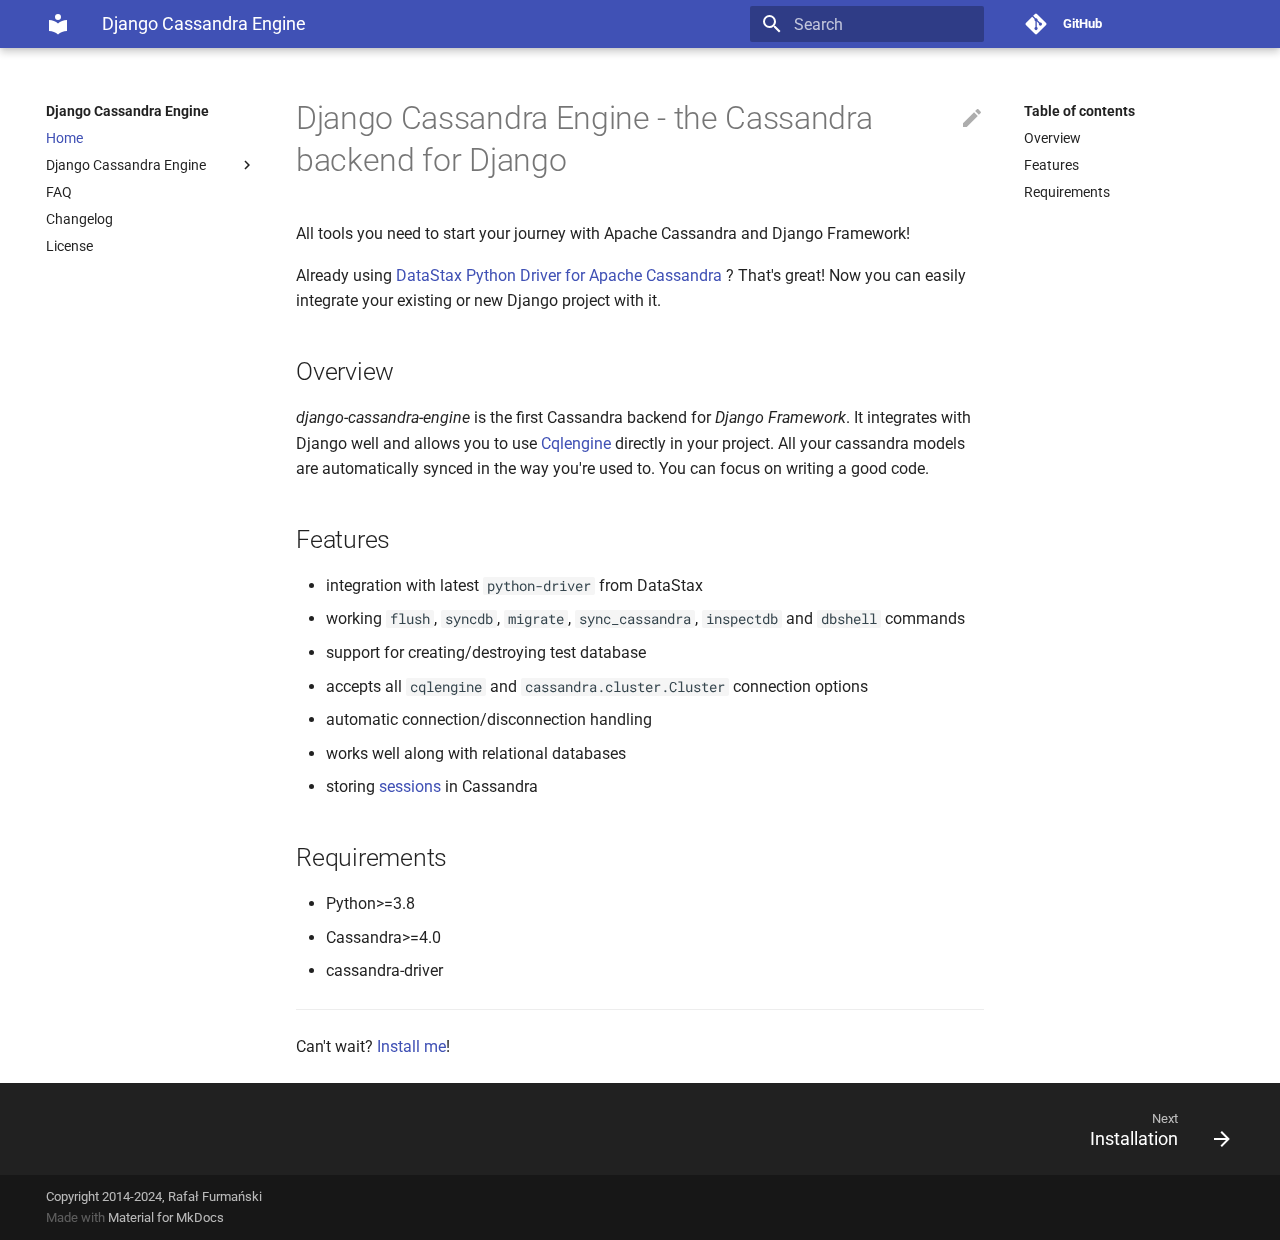
<file: index.html>
<!doctype html>
<html lang="en" class="no-js">
  <head>
    
      <meta charset="utf-8">
      <meta name="viewport" content="width=device-width,initial-scale=1">
      
        <meta name="description" content="Apache Cassandra Database Wrapper for Django">
      
      
      
        <meta name="author" content="Rafał Furmański">
      
      
        <link rel="canonical" href="https://r4fek.github.io/django-cassandra-engine/">
      
      <link rel="shortcut icon" href="assets/images/favicon.png">
      <meta name="generator" content="mkdocs-1.2.4, mkdocs-material-7.0.0">
    
    
      
        <title>Django Cassandra Engine</title>
      
    
    
      <link rel="stylesheet" href="assets/stylesheets/main.a3f8f96a.min.css">
      
        
        <link rel="stylesheet" href="assets/stylesheets/palette.7fa14f5b.min.css">
        
      
    
    
    
      
        
        <link rel="preconnect" href="https://fonts.gstatic.com" crossorigin>
        <link rel="stylesheet" href="https://fonts.googleapis.com/css?family=Roboto:300,400,400i,700%7CRoboto+Mono&display=fallback">
        <style>:root{--md-text-font-family:"Roboto";--md-code-font-family:"Roboto Mono"}</style>
      
    
    
    
    
      
        
<script>window.ga=window.ga||function(){(ga.q=ga.q||[]).push(arguments)},ga.l=+new Date,ga("create","UA-38726443-3","auto"),ga("set","anonymizeIp",!0),ga("send","pageview"),document.addEventListener("DOMContentLoaded",function(){document.forms.search&&document.forms.search.query.addEventListener("blur",function(){var e;this.value&&(e=document.location.pathname,ga("send","pageview",e+"?q="+this.value))}),"undefined"!=typeof location$&&location$.subscribe(function(e){ga("send","pageview",e.pathname)})})</script>
<script async src="https://www.google-analytics.com/analytics.js"></script>
      
    
    
  </head>
  
  
    
    
    
    
    
    <body dir="ltr" data-md-color-scheme="" data-md-color-primary="none" data-md-color-accent="none">
      
  
    
    <input class="md-toggle" data-md-toggle="drawer" type="checkbox" id="__drawer" autocomplete="off">
    <input class="md-toggle" data-md-toggle="search" type="checkbox" id="__search" autocomplete="off">
    <label class="md-overlay" for="__drawer"></label>
    <div data-md-component="skip">
      
        
        <a href="#django-cassandra-engine-the-cassandra-backend-for-django" class="md-skip">
          Skip to content
        </a>
      
    </div>
    <div data-md-component="announce">
      
    </div>
    
      

<header class="md-header" data-md-component="header">
  <nav class="md-header__inner md-grid" aria-label="Header">
    <a href="https://r4fek.github.io/django-cassandra-engine/" title="Django Cassandra Engine" class="md-header__button md-logo" aria-label="Django Cassandra Engine">
      
  
  <svg xmlns="http://www.w3.org/2000/svg" viewBox="0 0 24 24"><path d="M12 8a3 3 0 0 0 3-3 3 3 0 0 0-3-3 3 3 0 0 0-3 3 3 3 0 0 0 3 3m0 3.54C9.64 9.35 6.5 8 3 8v11c3.5 0 6.64 1.35 9 3.54 2.36-2.19 5.5-3.54 9-3.54V8c-3.5 0-6.64 1.35-9 3.54z"/></svg>

    </a>
    <label class="md-header__button md-icon" for="__drawer">
      <svg xmlns="http://www.w3.org/2000/svg" viewBox="0 0 24 24"><path d="M3 6h18v2H3V6m0 5h18v2H3v-2m0 5h18v2H3v-2z"/></svg>
    </label>
    <div class="md-header__title" data-md-component="header-title">
      <div class="md-header__ellipsis">
        <div class="md-header__topic">
          <span class="md-ellipsis">
            Django Cassandra Engine
          </span>
        </div>
        <div class="md-header__topic" data-md-component="header-topic">
          <span class="md-ellipsis">
            
              Home
            
          </span>
        </div>
      </div>
    </div>
    <div class="md-header__options">
      
    </div>
    
      <label class="md-header__button md-icon" for="__search">
        <svg xmlns="http://www.w3.org/2000/svg" viewBox="0 0 24 24"><path d="M9.5 3A6.5 6.5 0 0 1 16 9.5c0 1.61-.59 3.09-1.56 4.23l.27.27h.79l5 5-1.5 1.5-5-5v-.79l-.27-.27A6.516 6.516 0 0 1 9.5 16 6.5 6.5 0 0 1 3 9.5 6.5 6.5 0 0 1 9.5 3m0 2C7 5 5 7 5 9.5S7 14 9.5 14 14 12 14 9.5 12 5 9.5 5z"/></svg>
      </label>
      
<div class="md-search" data-md-component="search" role="dialog">
  <label class="md-search__overlay" for="__search"></label>
  <div class="md-search__inner" role="search">
    <form class="md-search__form" name="search">
      <input type="text" class="md-search__input" name="query" aria-label="Search" placeholder="Search" autocapitalize="off" autocorrect="off" autocomplete="off" spellcheck="false" data-md-component="search-query" data-md-state="active" required>
      <label class="md-search__icon md-icon" for="__search">
        <svg xmlns="http://www.w3.org/2000/svg" viewBox="0 0 24 24"><path d="M9.5 3A6.5 6.5 0 0 1 16 9.5c0 1.61-.59 3.09-1.56 4.23l.27.27h.79l5 5-1.5 1.5-5-5v-.79l-.27-.27A6.516 6.516 0 0 1 9.5 16 6.5 6.5 0 0 1 3 9.5 6.5 6.5 0 0 1 9.5 3m0 2C7 5 5 7 5 9.5S7 14 9.5 14 14 12 14 9.5 12 5 9.5 5z"/></svg>
        <svg xmlns="http://www.w3.org/2000/svg" viewBox="0 0 24 24"><path d="M20 11v2H8l5.5 5.5-1.42 1.42L4.16 12l7.92-7.92L13.5 5.5 8 11h12z"/></svg>
      </label>
      <button type="reset" class="md-search__icon md-icon" aria-label="Clear" tabindex="-1">
        <svg xmlns="http://www.w3.org/2000/svg" viewBox="0 0 24 24"><path d="M19 6.41L17.59 5 12 10.59 6.41 5 5 6.41 10.59 12 5 17.59 6.41 19 12 13.41 17.59 19 19 17.59 13.41 12 19 6.41z"/></svg>
      </button>
    </form>
    <div class="md-search__output">
      <div class="md-search__scrollwrap" data-md-scrollfix>
        <div class="md-search-result" data-md-component="search-result">
          <div class="md-search-result__meta">
            Initializing search
          </div>
          <ol class="md-search-result__list"></ol>
        </div>
      </div>
    </div>
  </div>
</div>
    
    
      <div class="md-header__source">
        
<a href="https://github.com/r4fek/django-cassandra-engine/" title="Go to repository" class="md-source" data-md-component="source">
  <div class="md-source__icon md-icon">
    
    <svg xmlns="http://www.w3.org/2000/svg" viewBox="0 0 448 512"><path d="M439.55 236.05L244 40.45a28.87 28.87 0 0 0-40.81 0l-40.66 40.63 51.52 51.52c27.06-9.14 52.68 16.77 43.39 43.68l49.66 49.66c34.23-11.8 61.18 31 35.47 56.69-26.49 26.49-70.21-2.87-56-37.34L240.22 199v121.85c25.3 12.54 22.26 41.85 9.08 55a34.34 34.34 0 0 1-48.55 0c-17.57-17.6-11.07-46.91 11.25-56v-123c-20.8-8.51-24.6-30.74-18.64-45L142.57 101 8.45 235.14a28.86 28.86 0 0 0 0 40.81l195.61 195.6a28.86 28.86 0 0 0 40.8 0l194.69-194.69a28.86 28.86 0 0 0 0-40.81z"/></svg>
  </div>
  <div class="md-source__repository">
    GitHub
  </div>
</a>
      </div>
    
  </nav>
</header>
    
    <div class="md-container" data-md-component="container">
      
      
        
      
      <main class="md-main" data-md-component="main">
        <div class="md-main__inner md-grid">
          
            
              
              <div class="md-sidebar md-sidebar--primary" data-md-component="sidebar" data-md-type="navigation" >
                <div class="md-sidebar__scrollwrap">
                  <div class="md-sidebar__inner">
                    




<nav class="md-nav md-nav--primary" aria-label="Navigation" data-md-level="0">
  <label class="md-nav__title" for="__drawer">
    <a href="https://r4fek.github.io/django-cassandra-engine/" title="Django Cassandra Engine" class="md-nav__button md-logo" aria-label="Django Cassandra Engine">
      
  
  <svg xmlns="http://www.w3.org/2000/svg" viewBox="0 0 24 24"><path d="M12 8a3 3 0 0 0 3-3 3 3 0 0 0-3-3 3 3 0 0 0-3 3 3 3 0 0 0 3 3m0 3.54C9.64 9.35 6.5 8 3 8v11c3.5 0 6.64 1.35 9 3.54 2.36-2.19 5.5-3.54 9-3.54V8c-3.5 0-6.64 1.35-9 3.54z"/></svg>

    </a>
    Django Cassandra Engine
  </label>
  
    <div class="md-nav__source">
      
<a href="https://github.com/r4fek/django-cassandra-engine/" title="Go to repository" class="md-source" data-md-component="source">
  <div class="md-source__icon md-icon">
    
    <svg xmlns="http://www.w3.org/2000/svg" viewBox="0 0 448 512"><path d="M439.55 236.05L244 40.45a28.87 28.87 0 0 0-40.81 0l-40.66 40.63 51.52 51.52c27.06-9.14 52.68 16.77 43.39 43.68l49.66 49.66c34.23-11.8 61.18 31 35.47 56.69-26.49 26.49-70.21-2.87-56-37.34L240.22 199v121.85c25.3 12.54 22.26 41.85 9.08 55a34.34 34.34 0 0 1-48.55 0c-17.57-17.6-11.07-46.91 11.25-56v-123c-20.8-8.51-24.6-30.74-18.64-45L142.57 101 8.45 235.14a28.86 28.86 0 0 0 0 40.81l195.61 195.6a28.86 28.86 0 0 0 40.8 0l194.69-194.69a28.86 28.86 0 0 0 0-40.81z"/></svg>
  </div>
  <div class="md-source__repository">
    GitHub
  </div>
</a>
    </div>
  
  <ul class="md-nav__list" data-md-scrollfix>
    
      
      
      

  
  
    
  
  
    <li class="md-nav__item md-nav__item--active">
      
      <input class="md-nav__toggle md-toggle" data-md-toggle="toc" type="checkbox" id="__toc">
      
        
      
      
        <label class="md-nav__link md-nav__link--active" for="__toc">
          Home
          <span class="md-nav__icon md-icon"></span>
        </label>
      
      <a href="." class="md-nav__link md-nav__link--active">
        Home
      </a>
      
        
<nav class="md-nav md-nav--secondary" aria-label="Table of contents">
  
  
    
  
  
    <label class="md-nav__title" for="__toc">
      <span class="md-nav__icon md-icon"></span>
      Table of contents
    </label>
    <ul class="md-nav__list" data-md-component="toc" data-md-scrollfix>
      
        <li class="md-nav__item">
  <a href="#overview" class="md-nav__link">
    Overview
  </a>
  
</li>
      
        <li class="md-nav__item">
  <a href="#features" class="md-nav__link">
    Features
  </a>
  
</li>
      
        <li class="md-nav__item">
  <a href="#requirements" class="md-nav__link">
    Requirements
  </a>
  
</li>
      
    </ul>
  
</nav>
      
    </li>
  

    
      
      
      

  
  
  
    
    <li class="md-nav__item md-nav__item--nested">
      
      
        <input class="md-nav__toggle md-toggle" data-md-toggle="nav-2" type="checkbox" id="nav-2" >
      
      <label class="md-nav__link" for="nav-2">
        Django Cassandra Engine
        <span class="md-nav__icon md-icon"></span>
      </label>
      <nav class="md-nav" aria-label="Django Cassandra Engine" data-md-level="1">
        <label class="md-nav__title" for="nav-2">
          <span class="md-nav__icon md-icon"></span>
          Django Cassandra Engine
        </label>
        <ul class="md-nav__list" data-md-scrollfix>
          
          
            
  
  
  
    <li class="md-nav__item">
      <a href="guide/installation/" class="md-nav__link">
        Installation
      </a>
    </li>
  

          
            
  
  
  
    <li class="md-nav__item">
      <a href="guide/getting_started/" class="md-nav__link">
        Getting Started
      </a>
    </li>
  

          
            
  
  
  
    <li class="md-nav__item">
      <a href="guide/advanced_usage/" class="md-nav__link">
        Advanced Usage
      </a>
    </li>
  

          
            
  
  
  
    <li class="md-nav__item">
      <a href="guide/management_commands/" class="md-nav__link">
        Management Commands
      </a>
    </li>
  

          
            
  
  
  
    <li class="md-nav__item">
      <a href="guide/sessions/" class="md-nav__link">
        Sessions
      </a>
    </li>
  

          
            
  
  
  
    <li class="md-nav__item">
      <a href="guide/tests/" class="md-nav__link">
        Writing Tests
      </a>
    </li>
  

          
            
  
  
  
    <li class="md-nav__item">
      <a href="guide/contributing/" class="md-nav__link">
        Contributing
      </a>
    </li>
  

          
        </ul>
      </nav>
    </li>
  

    
      
      
      

  
  
  
    <li class="md-nav__item">
      <a href="faq/" class="md-nav__link">
        FAQ
      </a>
    </li>
  

    
      
      
      

  
  
  
    <li class="md-nav__item">
      <a href="changelog/" class="md-nav__link">
        Changelog
      </a>
    </li>
  

    
      
      
      

  
  
  
    <li class="md-nav__item">
      <a href="license/" class="md-nav__link">
        License
      </a>
    </li>
  

    
  </ul>
</nav>
                  </div>
                </div>
              </div>
            
            
              
              <div class="md-sidebar md-sidebar--secondary" data-md-component="sidebar" data-md-type="toc" >
                <div class="md-sidebar__scrollwrap">
                  <div class="md-sidebar__inner">
                    
<nav class="md-nav md-nav--secondary" aria-label="Table of contents">
  
  
    
  
  
    <label class="md-nav__title" for="__toc">
      <span class="md-nav__icon md-icon"></span>
      Table of contents
    </label>
    <ul class="md-nav__list" data-md-component="toc" data-md-scrollfix>
      
        <li class="md-nav__item">
  <a href="#overview" class="md-nav__link">
    Overview
  </a>
  
</li>
      
        <li class="md-nav__item">
  <a href="#features" class="md-nav__link">
    Features
  </a>
  
</li>
      
        <li class="md-nav__item">
  <a href="#requirements" class="md-nav__link">
    Requirements
  </a>
  
</li>
      
    </ul>
  
</nav>
                  </div>
                </div>
              </div>
            
          
          <div class="md-content" data-md-component="content">
            <article class="md-content__inner md-typeset">
              
                
                  <a href="https://github.com/r4fek/django-cassandra-engine/edit/master/docs/index.md" title="Edit this page" class="md-content__button md-icon">
                    <svg xmlns="http://www.w3.org/2000/svg" viewBox="0 0 24 24"><path d="M20.71 7.04c.39-.39.39-1.04 0-1.41l-2.34-2.34c-.37-.39-1.02-.39-1.41 0l-1.84 1.83 3.75 3.75M3 17.25V21h3.75L17.81 9.93l-3.75-3.75L3 17.25z"/></svg>
                  </a>
                
                
                <h1 id="django-cassandra-engine-the-cassandra-backend-for-django">Django Cassandra Engine - the Cassandra backend for Django<a class="headerlink" href="#django-cassandra-engine-the-cassandra-backend-for-django" title="Permanent link">#</a></h1>
<p>All tools you need to start your journey with Apache Cassandra and Django Framework!</p>
<p>Already using <a href="http://datastax.github.io/python-driver/" target="_blank" rel="nofollow">
    DataStax Python Driver for Apache Cassandra
</a>?
That's great! Now you can easily integrate your existing or new Django project with it.</p>
<h2 id="overview">Overview<a class="headerlink" href="#overview" title="Permanent link">#</a></h2>
<p><em>django-cassandra-engine</em> is the first Cassandra backend for <em>Django Framework</em>.
It integrates with Django well and allows you to use <a href="https://datastax.github.io/python-driver/object_mapper.html" target="_blank" rel="nofollow">
    Cqlengine
</a>
directly in your project. All your cassandra models are automatically synced
in the way you're used to. You can focus on writing a good code.</p>
<h2 id="features">Features<a class="headerlink" href="#features" title="Permanent link">#</a></h2>
<ul>
<li>integration with latest <code>python-driver</code> from DataStax</li>
<li>working <code>flush</code>, <code>syncdb</code>, <code>migrate</code>, <code>sync_cassandra</code>, <code>inspectdb</code> and
  <code>dbshell</code> commands</li>
<li>support for creating/destroying test database</li>
<li>accepts all <code>cqlengine</code> and <code>cassandra.cluster.Cluster</code> connection options</li>
<li>automatic connection/disconnection handling</li>
<li>works well along with relational databases</li>
<li>storing <a href="guide/sessions/">sessions</a> in Cassandra</li>
</ul>
<h2 id="requirements">Requirements<a class="headerlink" href="#requirements" title="Permanent link">#</a></h2>
<ul>
<li>Python&gt;=3.8</li>
<li>Cassandra&gt;=4.0</li>
<li>cassandra-driver</li>
</ul>
<hr />
<p>Can't wait? <a href="guide/installation/">Install me</a>!</p>
                
              
              
                


              
            </article>
          </div>
        </div>
      </main>
      
        
<footer class="md-footer">
  
    <nav class="md-footer__inner md-grid" aria-label="Footer">
      
      
        <a href="guide/installation/" class="md-footer__link md-footer__link--next" rel="next">
          <div class="md-footer__title">
            <div class="md-ellipsis">
              <span class="md-footer__direction">
                Next
              </span>
              Installation
            </div>
          </div>
          <div class="md-footer__button md-icon">
            <svg xmlns="http://www.w3.org/2000/svg" viewBox="0 0 24 24"><path d="M4 11v2h12l-5.5 5.5 1.42 1.42L19.84 12l-7.92-7.92L10.5 5.5 16 11H4z"/></svg>
          </div>
        </a>
      
    </nav>
  
  <div class="md-footer-meta md-typeset">
    <div class="md-footer-meta__inner md-grid">
      <div class="md-footer-copyright">
        
          <div class="md-footer-copyright__highlight">
            Copyright 2014-2024, <a href="https://linkedin.com/in/furmanski" title="Rafał Furmański" target="_blank">Rafał Furmański</a>
          </div>
        
        Made with
        <a href="https://squidfunk.github.io/mkdocs-material/" target="_blank" rel="noopener">
          Material for MkDocs
        </a>
      </div>
      
    </div>
  </div>
</footer>
      
    </div>
    <div class="md-dialog" data-md-component="dialog">
      <div class="md-dialog__inner md-typeset"></div>
    </div>
    <script id="__config" type="application/json">{"base": ".", "features": [], "translations": {"clipboard.copy": "Copy to clipboard", "clipboard.copied": "Copied to clipboard", "search.config.lang": "en", "search.config.pipeline": "trimmer, stopWordFilter", "search.config.separator": "[\\s\\-]+", "search.placeholder": "Search", "search.result.placeholder": "Type to start searching", "search.result.none": "No matching documents", "search.result.one": "1 matching document", "search.result.other": "# matching documents", "search.result.more.one": "1 more on this page", "search.result.more.other": "# more on this page", "search.result.term.missing": "Missing"}, "search": "assets/javascripts/workers/search.217ffd95.min.js", "version": "1.9.0"}</script>
    
    
      <script src="assets/javascripts/bundle.926459b3.min.js"></script>
      
    
  </body>
</html>
</file>
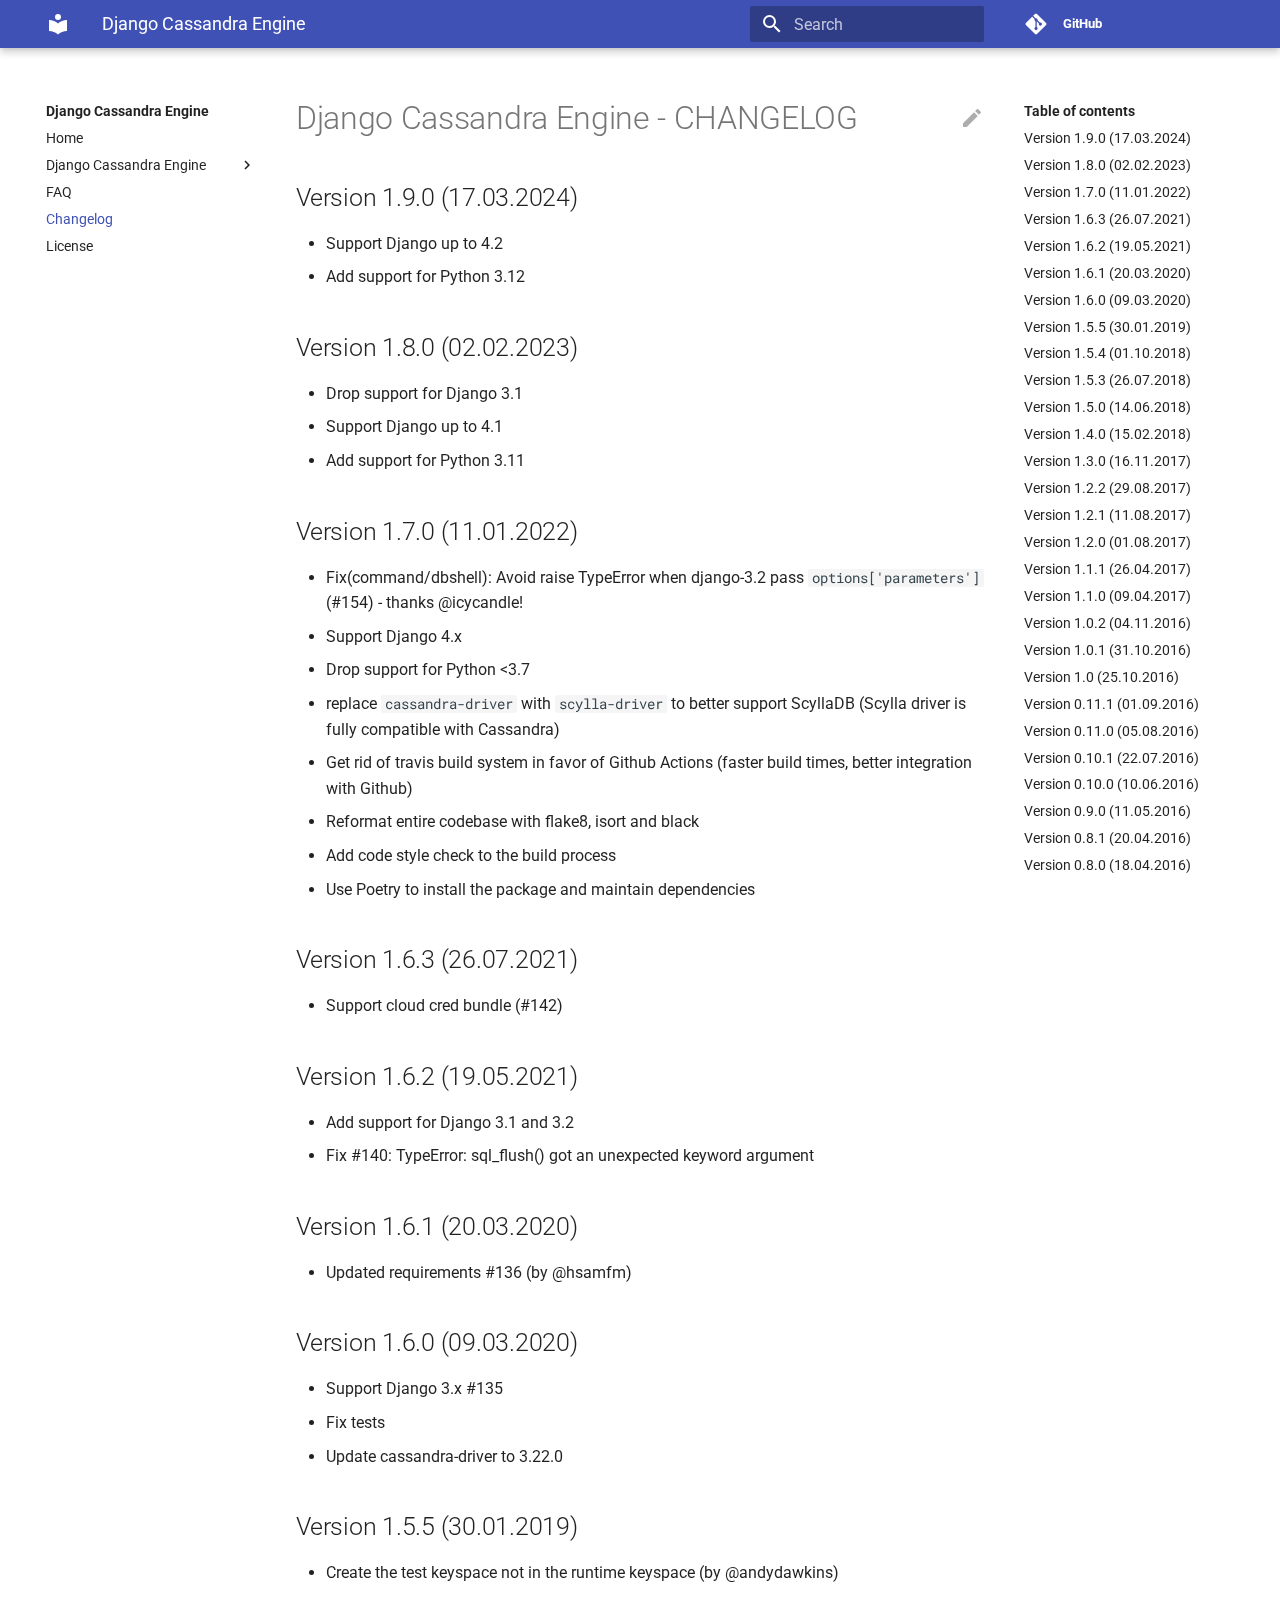
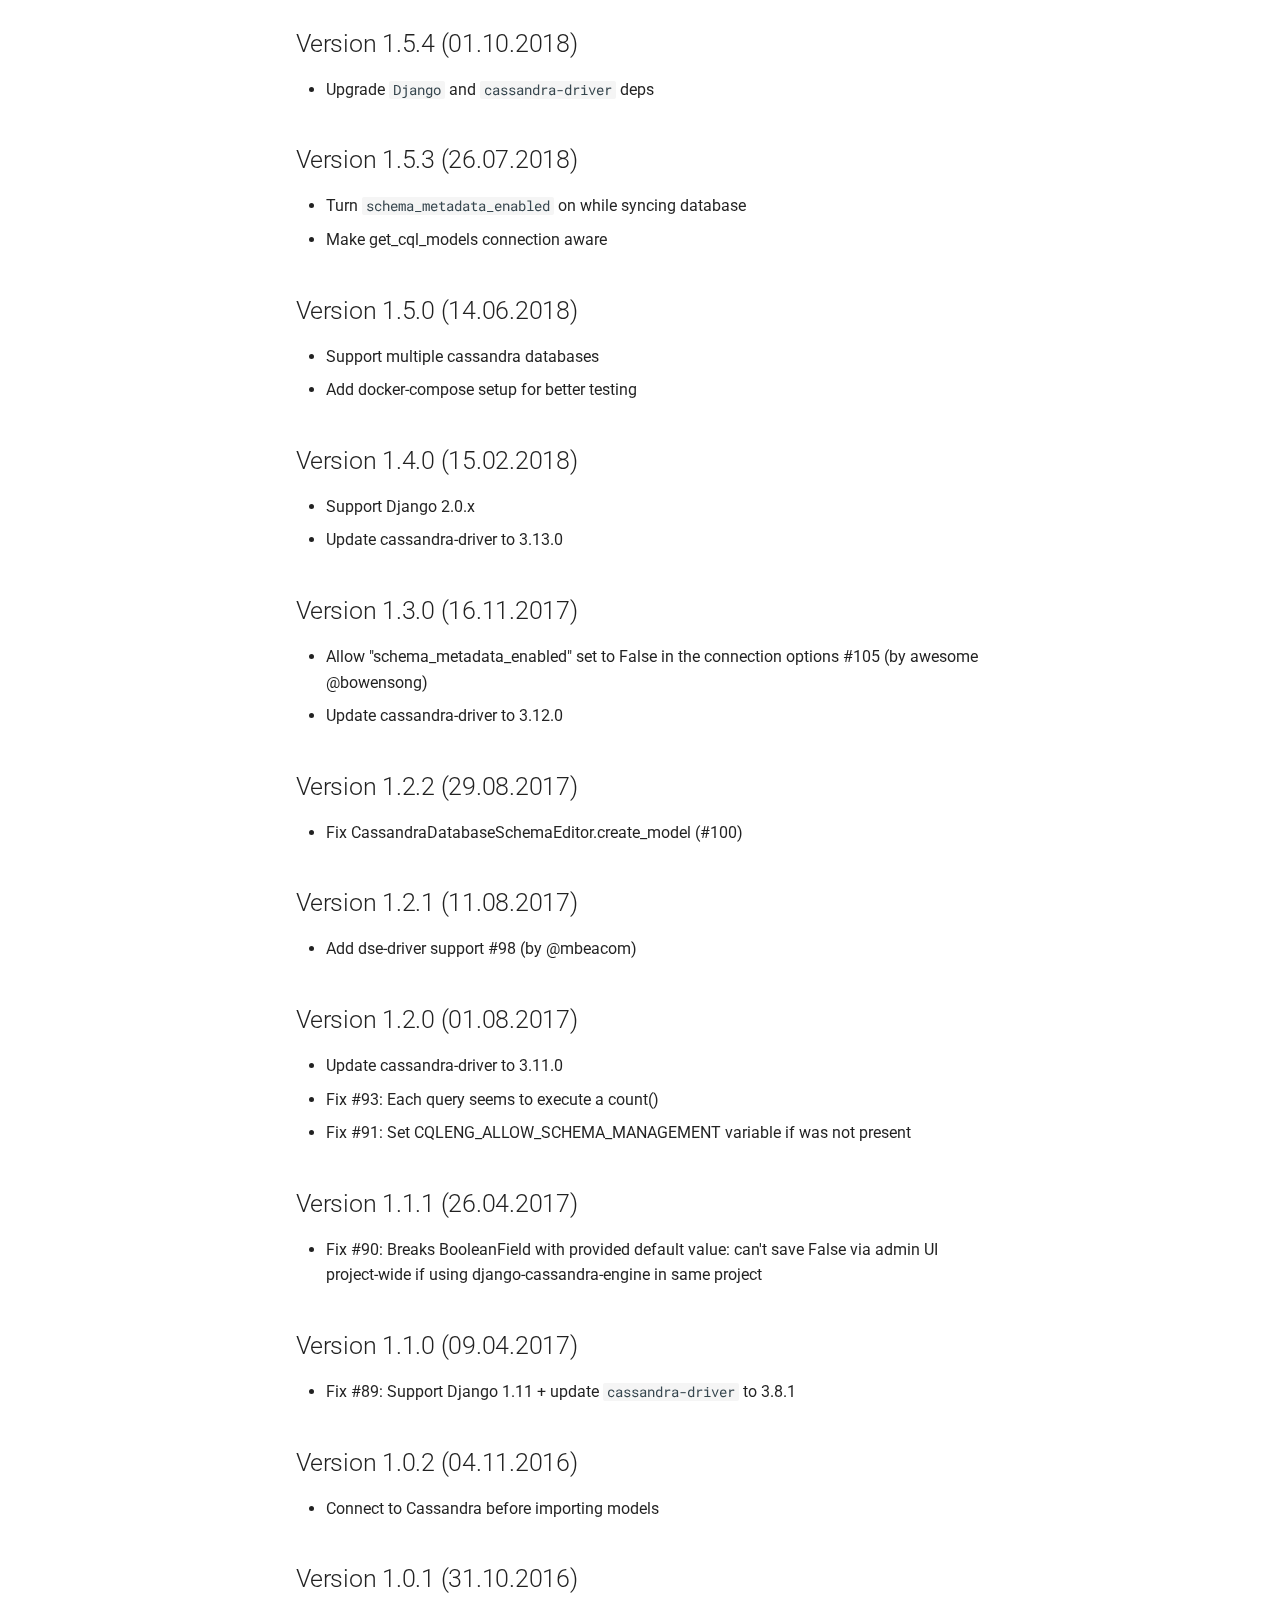
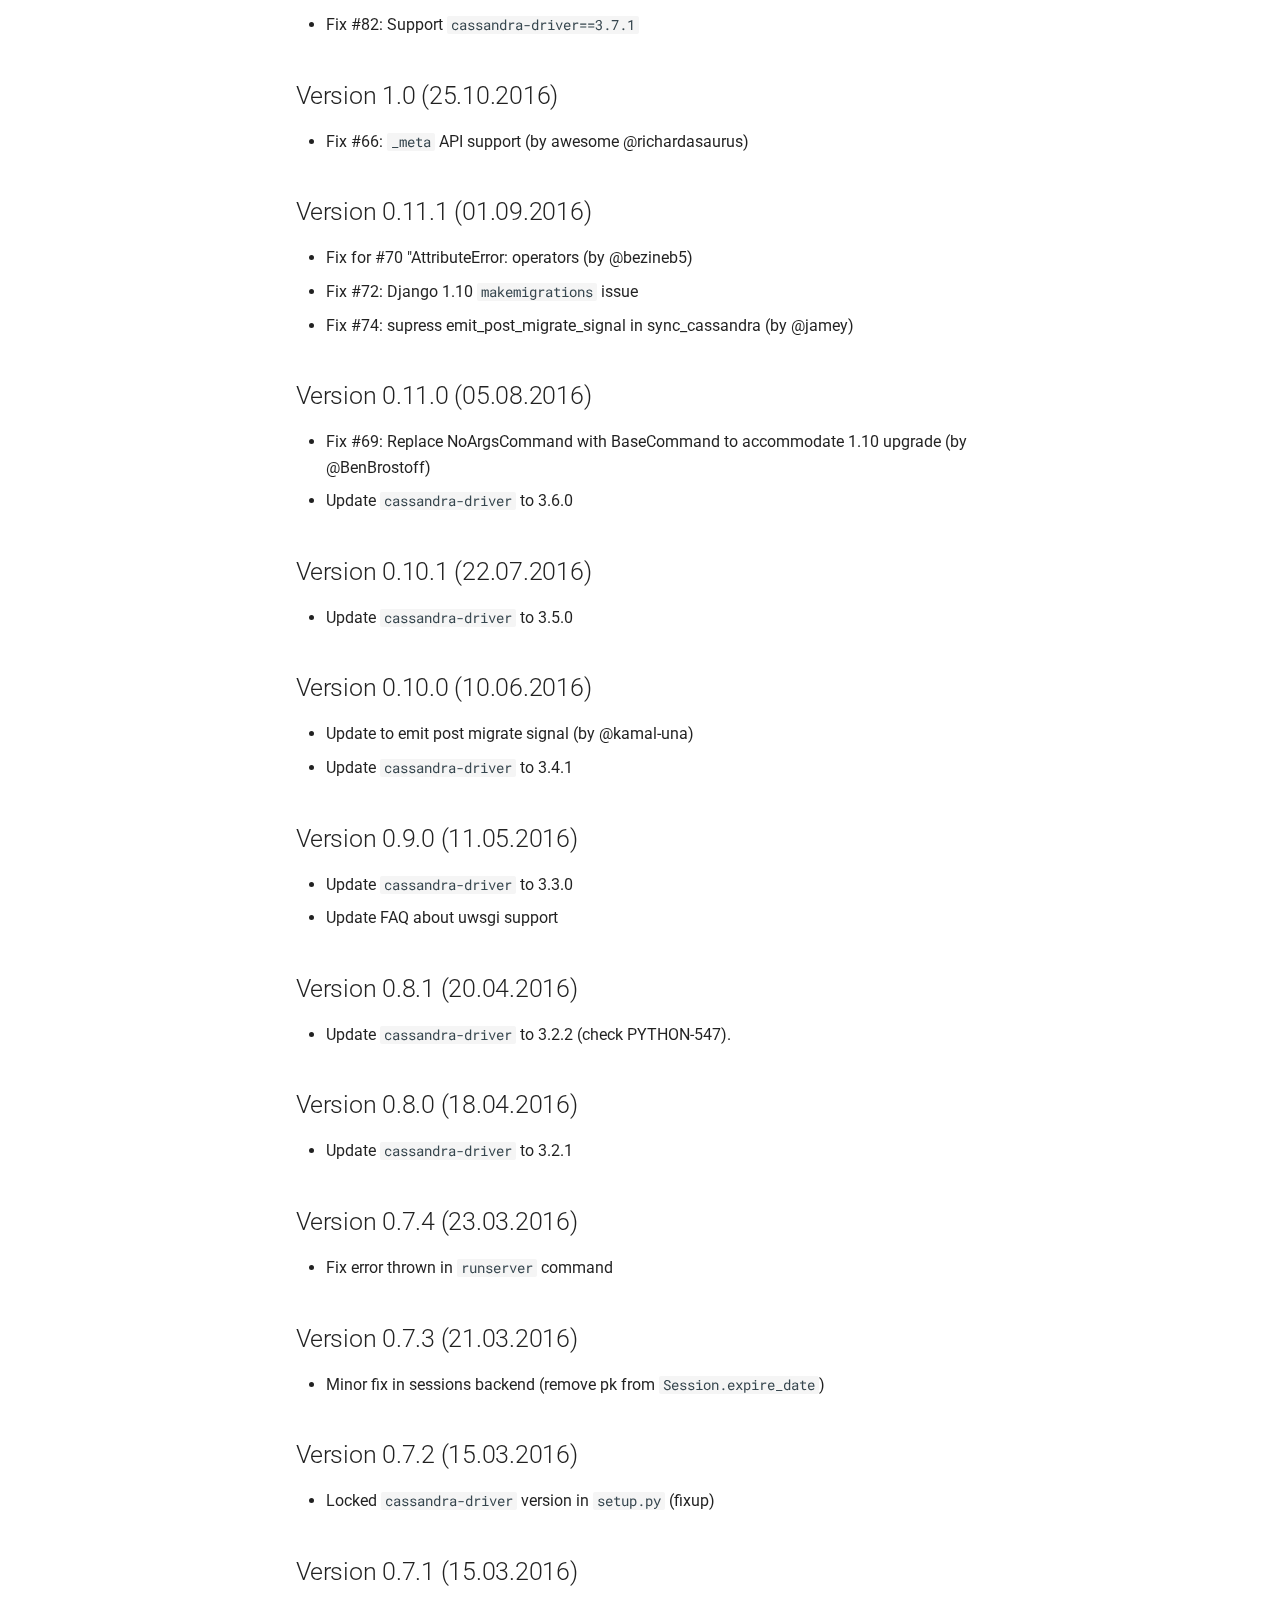
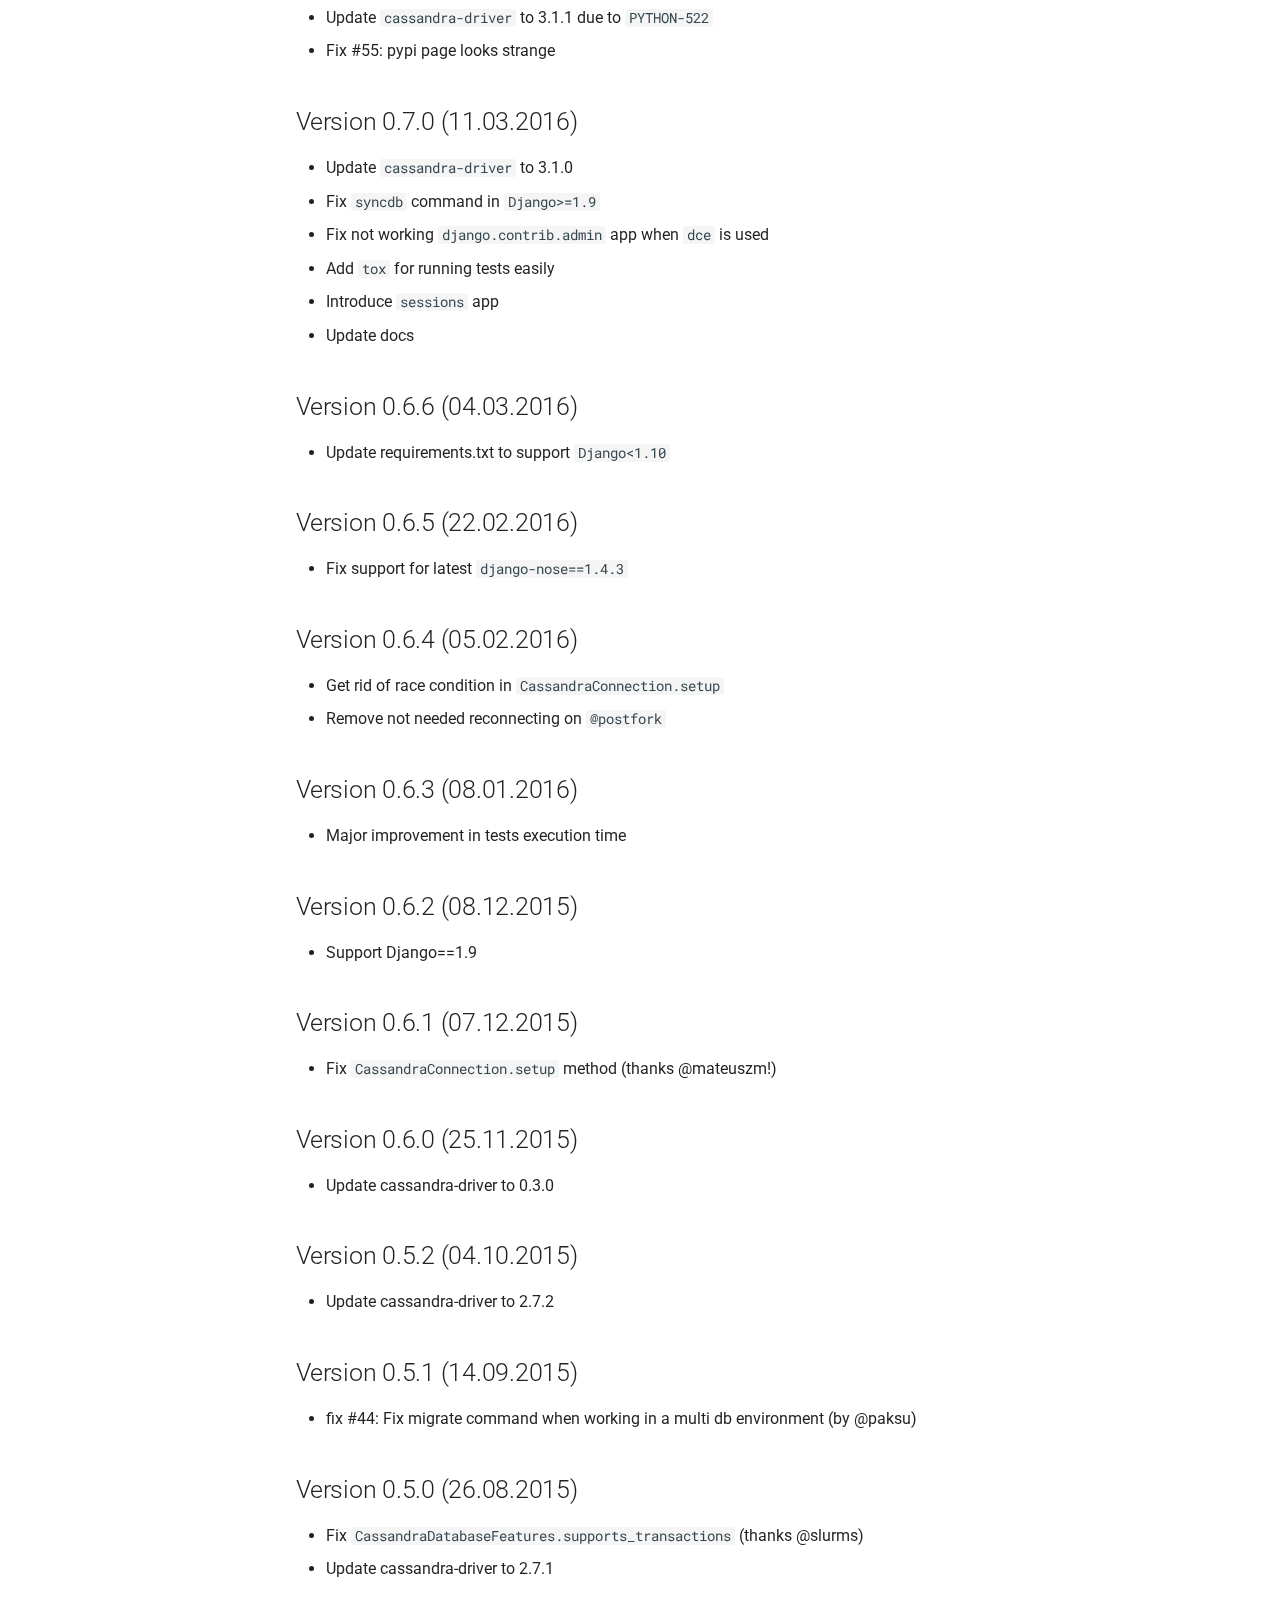
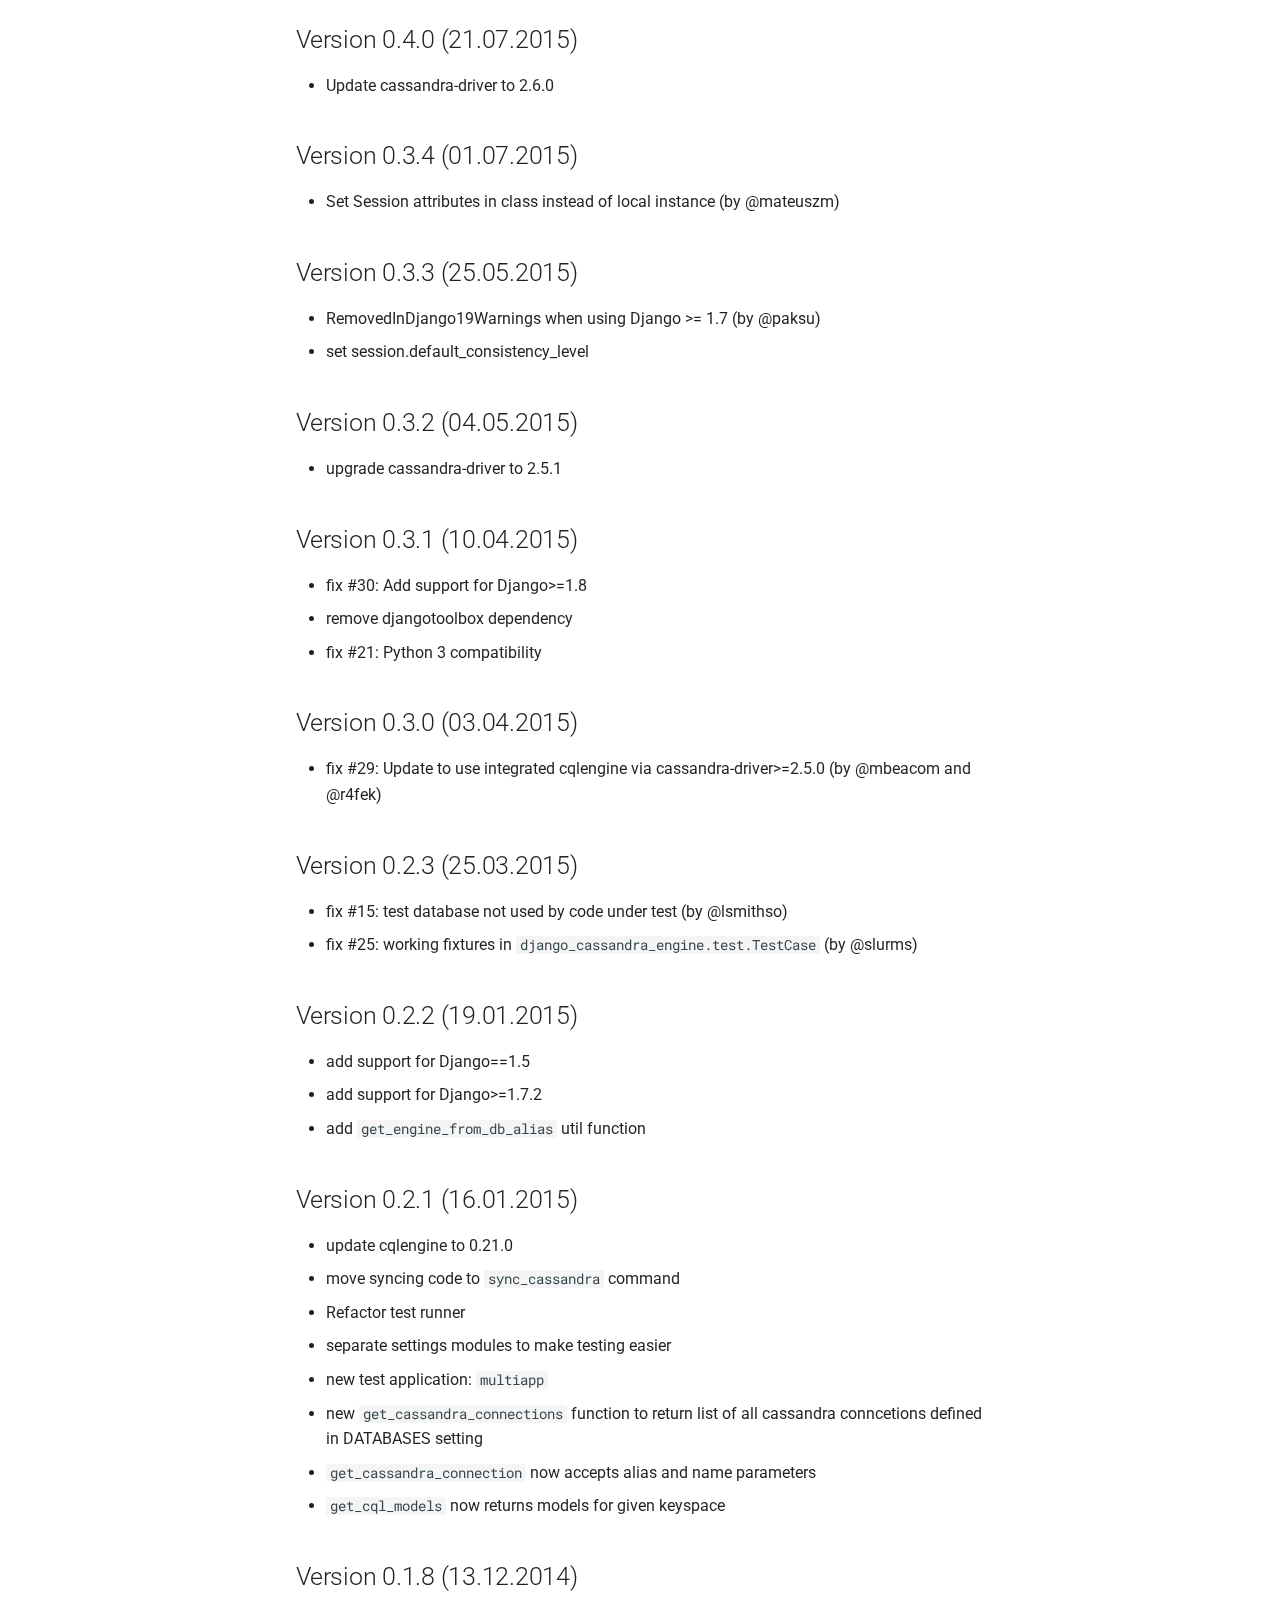
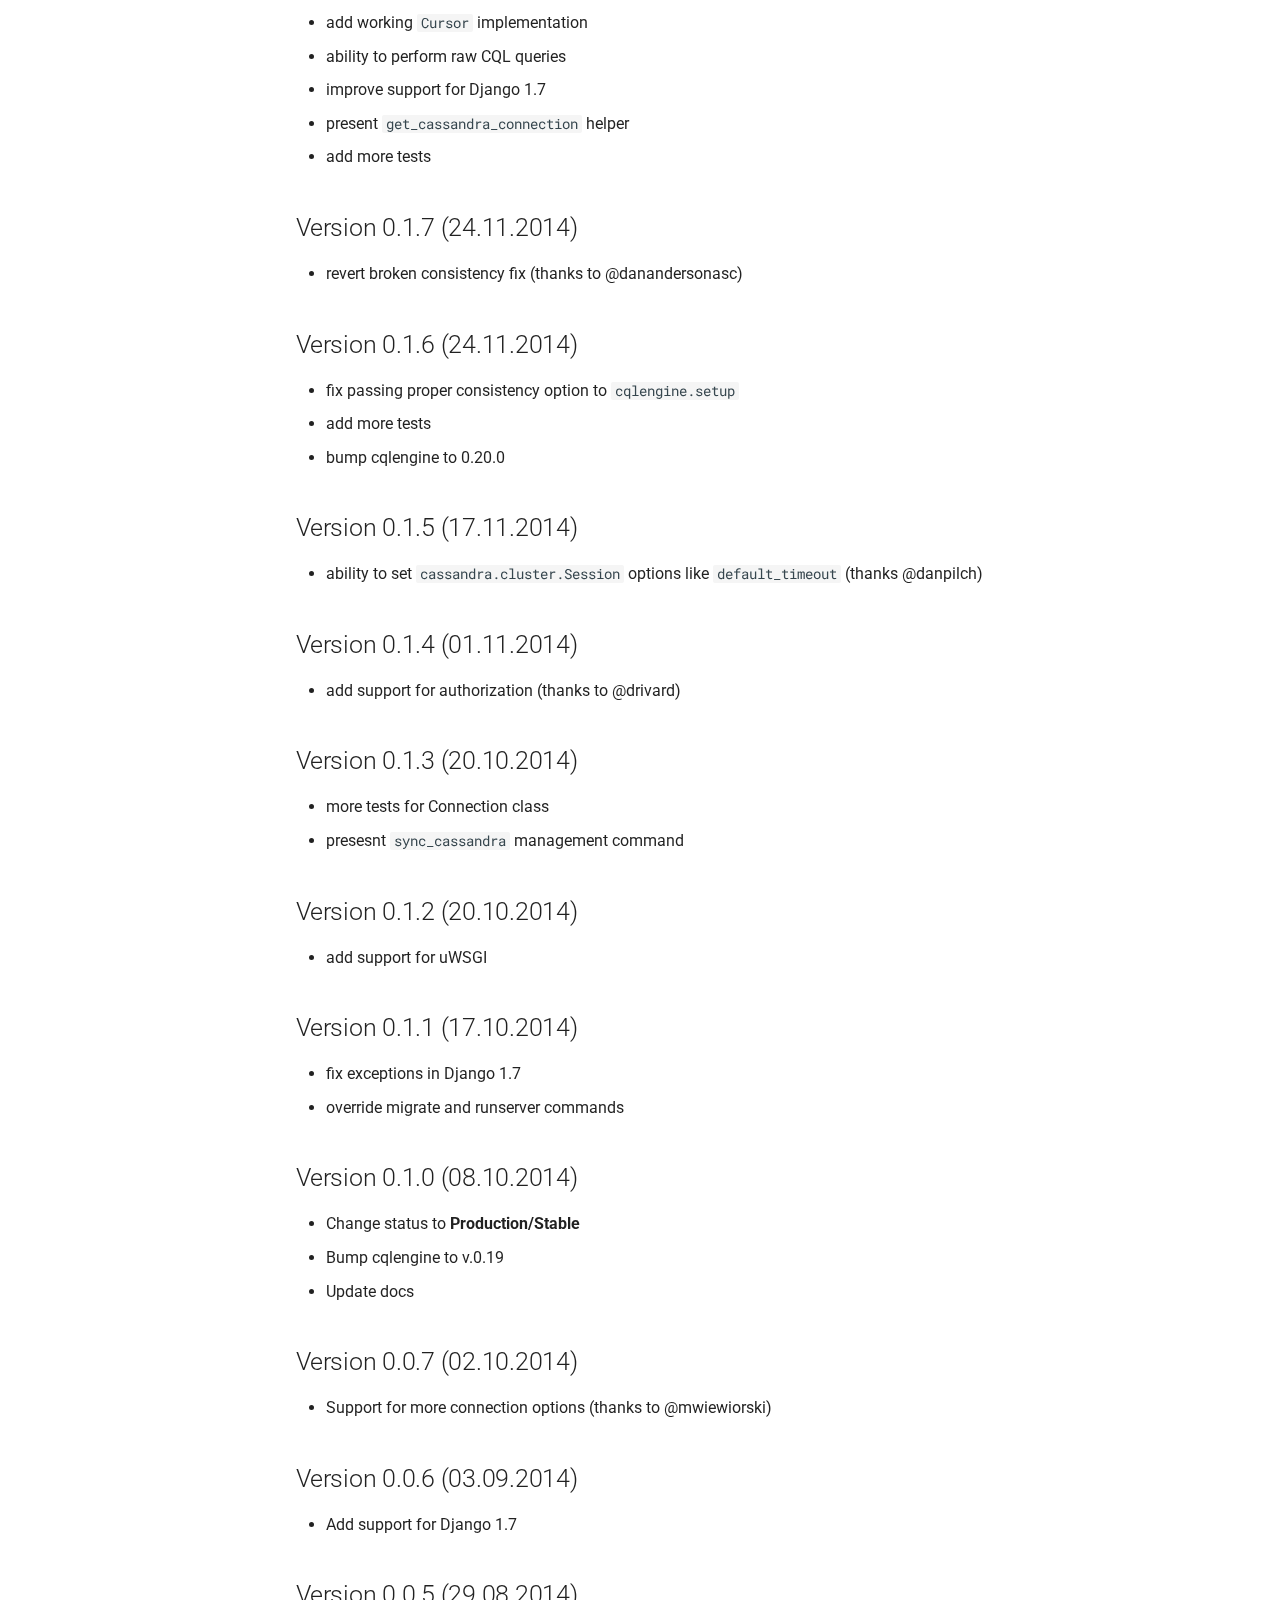
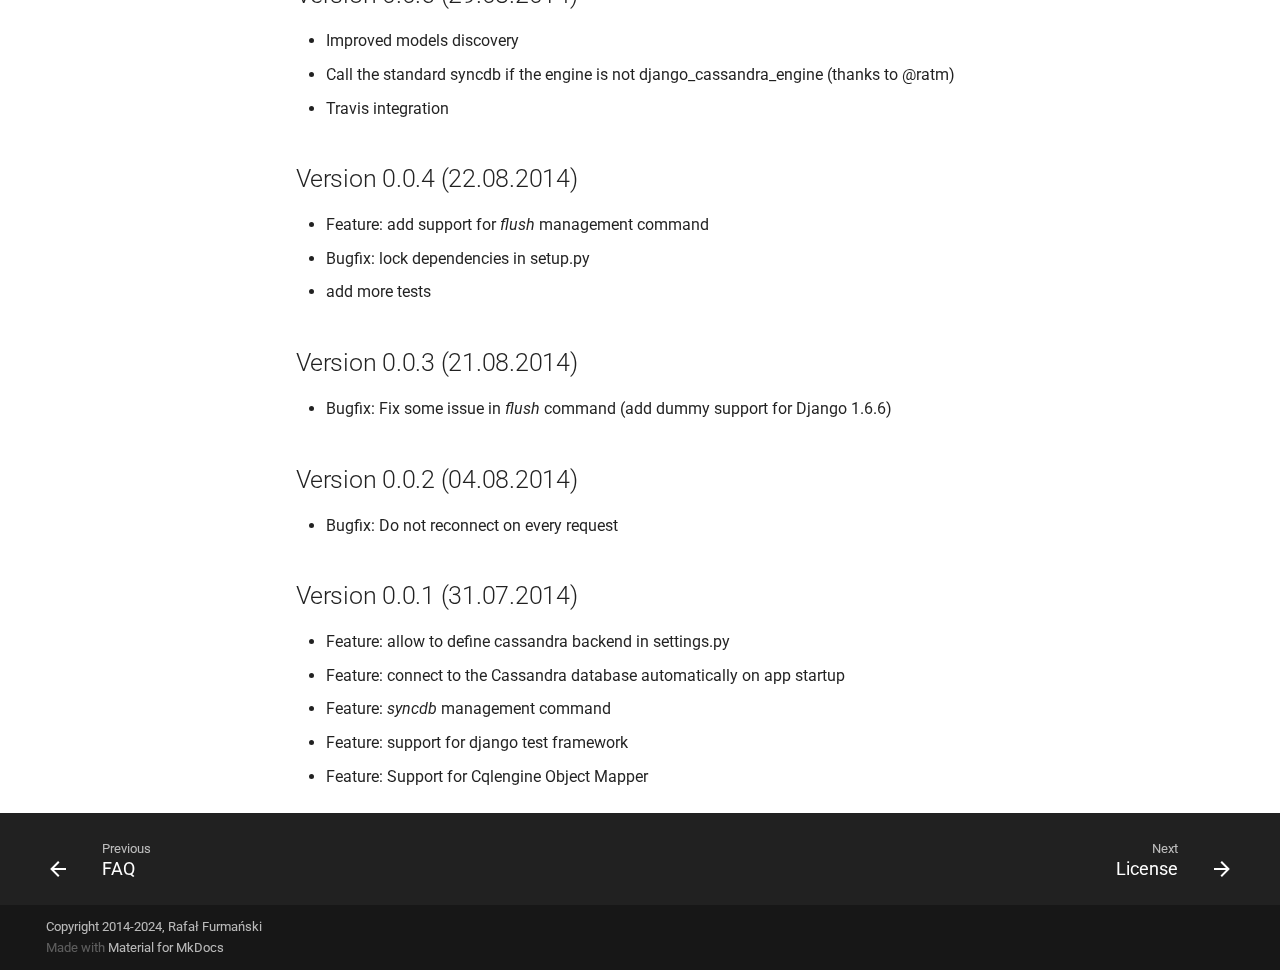
<file: changelog/index.html>
<!doctype html>
<html lang="en" class="no-js">
  <head>
    
      <meta charset="utf-8">
      <meta name="viewport" content="width=device-width,initial-scale=1">
      
        <meta name="description" content="Apache Cassandra Database Wrapper for Django">
      
      
      
        <meta name="author" content="Rafał Furmański">
      
      
        <link rel="canonical" href="https://r4fek.github.io/django-cassandra-engine/changelog/">
      
      <link rel="shortcut icon" href="../assets/images/favicon.png">
      <meta name="generator" content="mkdocs-1.2.4, mkdocs-material-7.0.0">
    
    
      
        <title>Changelog - Django Cassandra Engine</title>
      
    
    
      <link rel="stylesheet" href="../assets/stylesheets/main.a3f8f96a.min.css">
      
        
        <link rel="stylesheet" href="../assets/stylesheets/palette.7fa14f5b.min.css">
        
      
    
    
    
      
        
        <link rel="preconnect" href="https://fonts.gstatic.com" crossorigin>
        <link rel="stylesheet" href="https://fonts.googleapis.com/css?family=Roboto:300,400,400i,700%7CRoboto+Mono&display=fallback">
        <style>:root{--md-text-font-family:"Roboto";--md-code-font-family:"Roboto Mono"}</style>
      
    
    
    
    
      
        
<script>window.ga=window.ga||function(){(ga.q=ga.q||[]).push(arguments)},ga.l=+new Date,ga("create","UA-38726443-3","auto"),ga("set","anonymizeIp",!0),ga("send","pageview"),document.addEventListener("DOMContentLoaded",function(){document.forms.search&&document.forms.search.query.addEventListener("blur",function(){var e;this.value&&(e=document.location.pathname,ga("send","pageview",e+"?q="+this.value))}),"undefined"!=typeof location$&&location$.subscribe(function(e){ga("send","pageview",e.pathname)})})</script>
<script async src="https://www.google-analytics.com/analytics.js"></script>
      
    
    
  </head>
  
  
    
    
    
    
    
    <body dir="ltr" data-md-color-scheme="" data-md-color-primary="none" data-md-color-accent="none">
      
  
    
    <input class="md-toggle" data-md-toggle="drawer" type="checkbox" id="__drawer" autocomplete="off">
    <input class="md-toggle" data-md-toggle="search" type="checkbox" id="__search" autocomplete="off">
    <label class="md-overlay" for="__drawer"></label>
    <div data-md-component="skip">
      
        
        <a href="#django-cassandra-engine-changelog" class="md-skip">
          Skip to content
        </a>
      
    </div>
    <div data-md-component="announce">
      
    </div>
    
      

<header class="md-header" data-md-component="header">
  <nav class="md-header__inner md-grid" aria-label="Header">
    <a href="https://r4fek.github.io/django-cassandra-engine/" title="Django Cassandra Engine" class="md-header__button md-logo" aria-label="Django Cassandra Engine">
      
  
  <svg xmlns="http://www.w3.org/2000/svg" viewBox="0 0 24 24"><path d="M12 8a3 3 0 0 0 3-3 3 3 0 0 0-3-3 3 3 0 0 0-3 3 3 3 0 0 0 3 3m0 3.54C9.64 9.35 6.5 8 3 8v11c3.5 0 6.64 1.35 9 3.54 2.36-2.19 5.5-3.54 9-3.54V8c-3.5 0-6.64 1.35-9 3.54z"/></svg>

    </a>
    <label class="md-header__button md-icon" for="__drawer">
      <svg xmlns="http://www.w3.org/2000/svg" viewBox="0 0 24 24"><path d="M3 6h18v2H3V6m0 5h18v2H3v-2m0 5h18v2H3v-2z"/></svg>
    </label>
    <div class="md-header__title" data-md-component="header-title">
      <div class="md-header__ellipsis">
        <div class="md-header__topic">
          <span class="md-ellipsis">
            Django Cassandra Engine
          </span>
        </div>
        <div class="md-header__topic" data-md-component="header-topic">
          <span class="md-ellipsis">
            
              Changelog
            
          </span>
        </div>
      </div>
    </div>
    <div class="md-header__options">
      
    </div>
    
      <label class="md-header__button md-icon" for="__search">
        <svg xmlns="http://www.w3.org/2000/svg" viewBox="0 0 24 24"><path d="M9.5 3A6.5 6.5 0 0 1 16 9.5c0 1.61-.59 3.09-1.56 4.23l.27.27h.79l5 5-1.5 1.5-5-5v-.79l-.27-.27A6.516 6.516 0 0 1 9.5 16 6.5 6.5 0 0 1 3 9.5 6.5 6.5 0 0 1 9.5 3m0 2C7 5 5 7 5 9.5S7 14 9.5 14 14 12 14 9.5 12 5 9.5 5z"/></svg>
      </label>
      
<div class="md-search" data-md-component="search" role="dialog">
  <label class="md-search__overlay" for="__search"></label>
  <div class="md-search__inner" role="search">
    <form class="md-search__form" name="search">
      <input type="text" class="md-search__input" name="query" aria-label="Search" placeholder="Search" autocapitalize="off" autocorrect="off" autocomplete="off" spellcheck="false" data-md-component="search-query" data-md-state="active" required>
      <label class="md-search__icon md-icon" for="__search">
        <svg xmlns="http://www.w3.org/2000/svg" viewBox="0 0 24 24"><path d="M9.5 3A6.5 6.5 0 0 1 16 9.5c0 1.61-.59 3.09-1.56 4.23l.27.27h.79l5 5-1.5 1.5-5-5v-.79l-.27-.27A6.516 6.516 0 0 1 9.5 16 6.5 6.5 0 0 1 3 9.5 6.5 6.5 0 0 1 9.5 3m0 2C7 5 5 7 5 9.5S7 14 9.5 14 14 12 14 9.5 12 5 9.5 5z"/></svg>
        <svg xmlns="http://www.w3.org/2000/svg" viewBox="0 0 24 24"><path d="M20 11v2H8l5.5 5.5-1.42 1.42L4.16 12l7.92-7.92L13.5 5.5 8 11h12z"/></svg>
      </label>
      <button type="reset" class="md-search__icon md-icon" aria-label="Clear" tabindex="-1">
        <svg xmlns="http://www.w3.org/2000/svg" viewBox="0 0 24 24"><path d="M19 6.41L17.59 5 12 10.59 6.41 5 5 6.41 10.59 12 5 17.59 6.41 19 12 13.41 17.59 19 19 17.59 13.41 12 19 6.41z"/></svg>
      </button>
    </form>
    <div class="md-search__output">
      <div class="md-search__scrollwrap" data-md-scrollfix>
        <div class="md-search-result" data-md-component="search-result">
          <div class="md-search-result__meta">
            Initializing search
          </div>
          <ol class="md-search-result__list"></ol>
        </div>
      </div>
    </div>
  </div>
</div>
    
    
      <div class="md-header__source">
        
<a href="https://github.com/r4fek/django-cassandra-engine/" title="Go to repository" class="md-source" data-md-component="source">
  <div class="md-source__icon md-icon">
    
    <svg xmlns="http://www.w3.org/2000/svg" viewBox="0 0 448 512"><path d="M439.55 236.05L244 40.45a28.87 28.87 0 0 0-40.81 0l-40.66 40.63 51.52 51.52c27.06-9.14 52.68 16.77 43.39 43.68l49.66 49.66c34.23-11.8 61.18 31 35.47 56.69-26.49 26.49-70.21-2.87-56-37.34L240.22 199v121.85c25.3 12.54 22.26 41.85 9.08 55a34.34 34.34 0 0 1-48.55 0c-17.57-17.6-11.07-46.91 11.25-56v-123c-20.8-8.51-24.6-30.74-18.64-45L142.57 101 8.45 235.14a28.86 28.86 0 0 0 0 40.81l195.61 195.6a28.86 28.86 0 0 0 40.8 0l194.69-194.69a28.86 28.86 0 0 0 0-40.81z"/></svg>
  </div>
  <div class="md-source__repository">
    GitHub
  </div>
</a>
      </div>
    
  </nav>
</header>
    
    <div class="md-container" data-md-component="container">
      
      
        
      
      <main class="md-main" data-md-component="main">
        <div class="md-main__inner md-grid">
          
            
              
              <div class="md-sidebar md-sidebar--primary" data-md-component="sidebar" data-md-type="navigation" >
                <div class="md-sidebar__scrollwrap">
                  <div class="md-sidebar__inner">
                    




<nav class="md-nav md-nav--primary" aria-label="Navigation" data-md-level="0">
  <label class="md-nav__title" for="__drawer">
    <a href="https://r4fek.github.io/django-cassandra-engine/" title="Django Cassandra Engine" class="md-nav__button md-logo" aria-label="Django Cassandra Engine">
      
  
  <svg xmlns="http://www.w3.org/2000/svg" viewBox="0 0 24 24"><path d="M12 8a3 3 0 0 0 3-3 3 3 0 0 0-3-3 3 3 0 0 0-3 3 3 3 0 0 0 3 3m0 3.54C9.64 9.35 6.5 8 3 8v11c3.5 0 6.64 1.35 9 3.54 2.36-2.19 5.5-3.54 9-3.54V8c-3.5 0-6.64 1.35-9 3.54z"/></svg>

    </a>
    Django Cassandra Engine
  </label>
  
    <div class="md-nav__source">
      
<a href="https://github.com/r4fek/django-cassandra-engine/" title="Go to repository" class="md-source" data-md-component="source">
  <div class="md-source__icon md-icon">
    
    <svg xmlns="http://www.w3.org/2000/svg" viewBox="0 0 448 512"><path d="M439.55 236.05L244 40.45a28.87 28.87 0 0 0-40.81 0l-40.66 40.63 51.52 51.52c27.06-9.14 52.68 16.77 43.39 43.68l49.66 49.66c34.23-11.8 61.18 31 35.47 56.69-26.49 26.49-70.21-2.87-56-37.34L240.22 199v121.85c25.3 12.54 22.26 41.85 9.08 55a34.34 34.34 0 0 1-48.55 0c-17.57-17.6-11.07-46.91 11.25-56v-123c-20.8-8.51-24.6-30.74-18.64-45L142.57 101 8.45 235.14a28.86 28.86 0 0 0 0 40.81l195.61 195.6a28.86 28.86 0 0 0 40.8 0l194.69-194.69a28.86 28.86 0 0 0 0-40.81z"/></svg>
  </div>
  <div class="md-source__repository">
    GitHub
  </div>
</a>
    </div>
  
  <ul class="md-nav__list" data-md-scrollfix>
    
      
      
      

  
  
  
    <li class="md-nav__item">
      <a href=".." class="md-nav__link">
        Home
      </a>
    </li>
  

    
      
      
      

  
  
  
    
    <li class="md-nav__item md-nav__item--nested">
      
      
        <input class="md-nav__toggle md-toggle" data-md-toggle="nav-2" type="checkbox" id="nav-2" >
      
      <label class="md-nav__link" for="nav-2">
        Django Cassandra Engine
        <span class="md-nav__icon md-icon"></span>
      </label>
      <nav class="md-nav" aria-label="Django Cassandra Engine" data-md-level="1">
        <label class="md-nav__title" for="nav-2">
          <span class="md-nav__icon md-icon"></span>
          Django Cassandra Engine
        </label>
        <ul class="md-nav__list" data-md-scrollfix>
          
          
            
  
  
  
    <li class="md-nav__item">
      <a href="../guide/installation/" class="md-nav__link">
        Installation
      </a>
    </li>
  

          
            
  
  
  
    <li class="md-nav__item">
      <a href="../guide/getting_started/" class="md-nav__link">
        Getting Started
      </a>
    </li>
  

          
            
  
  
  
    <li class="md-nav__item">
      <a href="../guide/advanced_usage/" class="md-nav__link">
        Advanced Usage
      </a>
    </li>
  

          
            
  
  
  
    <li class="md-nav__item">
      <a href="../guide/management_commands/" class="md-nav__link">
        Management Commands
      </a>
    </li>
  

          
            
  
  
  
    <li class="md-nav__item">
      <a href="../guide/sessions/" class="md-nav__link">
        Sessions
      </a>
    </li>
  

          
            
  
  
  
    <li class="md-nav__item">
      <a href="../guide/tests/" class="md-nav__link">
        Writing Tests
      </a>
    </li>
  

          
            
  
  
  
    <li class="md-nav__item">
      <a href="../guide/contributing/" class="md-nav__link">
        Contributing
      </a>
    </li>
  

          
        </ul>
      </nav>
    </li>
  

    
      
      
      

  
  
  
    <li class="md-nav__item">
      <a href="../faq/" class="md-nav__link">
        FAQ
      </a>
    </li>
  

    
      
      
      

  
  
    
  
  
    <li class="md-nav__item md-nav__item--active">
      
      <input class="md-nav__toggle md-toggle" data-md-toggle="toc" type="checkbox" id="__toc">
      
        
      
      
        <label class="md-nav__link md-nav__link--active" for="__toc">
          Changelog
          <span class="md-nav__icon md-icon"></span>
        </label>
      
      <a href="./" class="md-nav__link md-nav__link--active">
        Changelog
      </a>
      
        
<nav class="md-nav md-nav--secondary" aria-label="Table of contents">
  
  
    
  
  
    <label class="md-nav__title" for="__toc">
      <span class="md-nav__icon md-icon"></span>
      Table of contents
    </label>
    <ul class="md-nav__list" data-md-component="toc" data-md-scrollfix>
      
        <li class="md-nav__item">
  <a href="#version-190-17032024" class="md-nav__link">
    Version 1.9.0 (17.03.2024)
  </a>
  
</li>
      
        <li class="md-nav__item">
  <a href="#version-180-02022023" class="md-nav__link">
    Version 1.8.0 (02.02.2023)
  </a>
  
</li>
      
        <li class="md-nav__item">
  <a href="#version-170-11012022" class="md-nav__link">
    Version 1.7.0 (11.01.2022)
  </a>
  
</li>
      
        <li class="md-nav__item">
  <a href="#version-163-26072021" class="md-nav__link">
    Version 1.6.3 (26.07.2021)
  </a>
  
</li>
      
        <li class="md-nav__item">
  <a href="#version-162-19052021" class="md-nav__link">
    Version 1.6.2 (19.05.2021)
  </a>
  
</li>
      
        <li class="md-nav__item">
  <a href="#version-161-20032020" class="md-nav__link">
    Version 1.6.1 (20.03.2020)
  </a>
  
</li>
      
        <li class="md-nav__item">
  <a href="#version-160-09032020" class="md-nav__link">
    Version 1.6.0 (09.03.2020)
  </a>
  
</li>
      
        <li class="md-nav__item">
  <a href="#version-155-30012019" class="md-nav__link">
    Version 1.5.5 (30.01.2019)
  </a>
  
</li>
      
        <li class="md-nav__item">
  <a href="#version-154-01102018" class="md-nav__link">
    Version 1.5.4 (01.10.2018)
  </a>
  
</li>
      
        <li class="md-nav__item">
  <a href="#version-153-26072018" class="md-nav__link">
    Version 1.5.3 (26.07.2018)
  </a>
  
</li>
      
        <li class="md-nav__item">
  <a href="#version-150-14062018" class="md-nav__link">
    Version 1.5.0 (14.06.2018)
  </a>
  
</li>
      
        <li class="md-nav__item">
  <a href="#version-140-15022018" class="md-nav__link">
    Version 1.4.0 (15.02.2018)
  </a>
  
</li>
      
        <li class="md-nav__item">
  <a href="#version-130-16112017" class="md-nav__link">
    Version 1.3.0 (16.11.2017)
  </a>
  
</li>
      
        <li class="md-nav__item">
  <a href="#version-122-29082017" class="md-nav__link">
    Version 1.2.2 (29.08.2017)
  </a>
  
</li>
      
        <li class="md-nav__item">
  <a href="#version-121-11082017" class="md-nav__link">
    Version 1.2.1 (11.08.2017)
  </a>
  
</li>
      
        <li class="md-nav__item">
  <a href="#version-120-01082017" class="md-nav__link">
    Version 1.2.0 (01.08.2017)
  </a>
  
</li>
      
        <li class="md-nav__item">
  <a href="#version-111-26042017" class="md-nav__link">
    Version 1.1.1 (26.04.2017)
  </a>
  
</li>
      
        <li class="md-nav__item">
  <a href="#version-110-09042017" class="md-nav__link">
    Version 1.1.0 (09.04.2017)
  </a>
  
</li>
      
        <li class="md-nav__item">
  <a href="#version-102-04112016" class="md-nav__link">
    Version 1.0.2 (04.11.2016)
  </a>
  
</li>
      
        <li class="md-nav__item">
  <a href="#version-101-31102016" class="md-nav__link">
    Version 1.0.1 (31.10.2016)
  </a>
  
</li>
      
        <li class="md-nav__item">
  <a href="#version-10-25102016" class="md-nav__link">
    Version 1.0 (25.10.2016)
  </a>
  
</li>
      
        <li class="md-nav__item">
  <a href="#version-0111-01092016" class="md-nav__link">
    Version 0.11.1 (01.09.2016)
  </a>
  
</li>
      
        <li class="md-nav__item">
  <a href="#version-0110-05082016" class="md-nav__link">
    Version 0.11.0 (05.08.2016)
  </a>
  
</li>
      
        <li class="md-nav__item">
  <a href="#version-0101-22072016" class="md-nav__link">
    Version 0.10.1 (22.07.2016)
  </a>
  
</li>
      
        <li class="md-nav__item">
  <a href="#version-0100-10062016" class="md-nav__link">
    Version 0.10.0 (10.06.2016)
  </a>
  
</li>
      
        <li class="md-nav__item">
  <a href="#version-090-11052016" class="md-nav__link">
    Version 0.9.0 (11.05.2016)
  </a>
  
</li>
      
        <li class="md-nav__item">
  <a href="#version-081-20042016" class="md-nav__link">
    Version 0.8.1 (20.04.2016)
  </a>
  
</li>
      
        <li class="md-nav__item">
  <a href="#version-080-18042016" class="md-nav__link">
    Version 0.8.0 (18.04.2016)
  </a>
  
</li>
      
        <li class="md-nav__item">
  <a href="#version-074-23032016" class="md-nav__link">
    Version 0.7.4 (23.03.2016)
  </a>
  
</li>
      
        <li class="md-nav__item">
  <a href="#version-073-21032016" class="md-nav__link">
    Version 0.7.3 (21.03.2016)
  </a>
  
</li>
      
        <li class="md-nav__item">
  <a href="#version-072-15032016" class="md-nav__link">
    Version 0.7.2 (15.03.2016)
  </a>
  
</li>
      
        <li class="md-nav__item">
  <a href="#version-071-15032016" class="md-nav__link">
    Version 0.7.1 (15.03.2016)
  </a>
  
</li>
      
        <li class="md-nav__item">
  <a href="#version-070-11032016" class="md-nav__link">
    Version 0.7.0 (11.03.2016)
  </a>
  
</li>
      
        <li class="md-nav__item">
  <a href="#version-066-04032016" class="md-nav__link">
    Version 0.6.6 (04.03.2016)
  </a>
  
</li>
      
        <li class="md-nav__item">
  <a href="#version-065-22022016" class="md-nav__link">
    Version 0.6.5 (22.02.2016)
  </a>
  
</li>
      
        <li class="md-nav__item">
  <a href="#version-064-05022016" class="md-nav__link">
    Version 0.6.4 (05.02.2016)
  </a>
  
</li>
      
        <li class="md-nav__item">
  <a href="#version-063-08012016" class="md-nav__link">
    Version 0.6.3 (08.01.2016)
  </a>
  
</li>
      
        <li class="md-nav__item">
  <a href="#version-062-08122015" class="md-nav__link">
    Version 0.6.2 (08.12.2015)
  </a>
  
</li>
      
        <li class="md-nav__item">
  <a href="#version-061-07122015" class="md-nav__link">
    Version 0.6.1 (07.12.2015)
  </a>
  
</li>
      
        <li class="md-nav__item">
  <a href="#version-060-25112015" class="md-nav__link">
    Version 0.6.0 (25.11.2015)
  </a>
  
</li>
      
        <li class="md-nav__item">
  <a href="#version-052-04102015" class="md-nav__link">
    Version 0.5.2 (04.10.2015)
  </a>
  
</li>
      
        <li class="md-nav__item">
  <a href="#version-051-14092015" class="md-nav__link">
    Version 0.5.1 (14.09.2015)
  </a>
  
</li>
      
        <li class="md-nav__item">
  <a href="#version-050-26082015" class="md-nav__link">
    Version 0.5.0 (26.08.2015)
  </a>
  
</li>
      
        <li class="md-nav__item">
  <a href="#version-040-21072015" class="md-nav__link">
    Version 0.4.0 (21.07.2015)
  </a>
  
</li>
      
        <li class="md-nav__item">
  <a href="#version-034-01072015" class="md-nav__link">
    Version 0.3.4 (01.07.2015)
  </a>
  
</li>
      
        <li class="md-nav__item">
  <a href="#version-033-25052015" class="md-nav__link">
    Version 0.3.3 (25.05.2015)
  </a>
  
</li>
      
        <li class="md-nav__item">
  <a href="#version-032-04052015" class="md-nav__link">
    Version 0.3.2 (04.05.2015)
  </a>
  
</li>
      
        <li class="md-nav__item">
  <a href="#version-031-10042015" class="md-nav__link">
    Version 0.3.1 (10.04.2015)
  </a>
  
</li>
      
        <li class="md-nav__item">
  <a href="#version-030-03042015" class="md-nav__link">
    Version 0.3.0 (03.04.2015)
  </a>
  
</li>
      
        <li class="md-nav__item">
  <a href="#version-023-25032015" class="md-nav__link">
    Version 0.2.3 (25.03.2015)
  </a>
  
</li>
      
        <li class="md-nav__item">
  <a href="#version-022-19012015" class="md-nav__link">
    Version 0.2.2 (19.01.2015)
  </a>
  
</li>
      
        <li class="md-nav__item">
  <a href="#version-021-16012015" class="md-nav__link">
    Version 0.2.1 (16.01.2015)
  </a>
  
</li>
      
        <li class="md-nav__item">
  <a href="#version-018-13122014" class="md-nav__link">
    Version 0.1.8 (13.12.2014)
  </a>
  
</li>
      
        <li class="md-nav__item">
  <a href="#version-017-24112014" class="md-nav__link">
    Version 0.1.7 (24.11.2014)
  </a>
  
</li>
      
        <li class="md-nav__item">
  <a href="#version-016-24112014" class="md-nav__link">
    Version 0.1.6 (24.11.2014)
  </a>
  
</li>
      
        <li class="md-nav__item">
  <a href="#version-015-17112014" class="md-nav__link">
    Version 0.1.5 (17.11.2014)
  </a>
  
</li>
      
        <li class="md-nav__item">
  <a href="#version-014-01112014" class="md-nav__link">
    Version 0.1.4 (01.11.2014)
  </a>
  
</li>
      
        <li class="md-nav__item">
  <a href="#version-013-20102014" class="md-nav__link">
    Version 0.1.3 (20.10.2014)
  </a>
  
</li>
      
        <li class="md-nav__item">
  <a href="#version-012-20102014" class="md-nav__link">
    Version 0.1.2 (20.10.2014)
  </a>
  
</li>
      
        <li class="md-nav__item">
  <a href="#version-011-17102014" class="md-nav__link">
    Version 0.1.1 (17.10.2014)
  </a>
  
</li>
      
        <li class="md-nav__item">
  <a href="#version-010-08102014" class="md-nav__link">
    Version 0.1.0 (08.10.2014)
  </a>
  
</li>
      
        <li class="md-nav__item">
  <a href="#version-007-02102014" class="md-nav__link">
    Version 0.0.7 (02.10.2014)
  </a>
  
</li>
      
        <li class="md-nav__item">
  <a href="#version-006-03092014" class="md-nav__link">
    Version 0.0.6 (03.09.2014)
  </a>
  
</li>
      
        <li class="md-nav__item">
  <a href="#version-005-29082014" class="md-nav__link">
    Version 0.0.5 (29.08.2014)
  </a>
  
</li>
      
        <li class="md-nav__item">
  <a href="#version-004-22082014" class="md-nav__link">
    Version 0.0.4 (22.08.2014)
  </a>
  
</li>
      
        <li class="md-nav__item">
  <a href="#version-003-21082014" class="md-nav__link">
    Version 0.0.3 (21.08.2014)
  </a>
  
</li>
      
        <li class="md-nav__item">
  <a href="#version-002-04082014" class="md-nav__link">
    Version 0.0.2 (04.08.2014)
  </a>
  
</li>
      
        <li class="md-nav__item">
  <a href="#version-001-31072014" class="md-nav__link">
    Version 0.0.1 (31.07.2014)
  </a>
  
</li>
      
    </ul>
  
</nav>
      
    </li>
  

    
      
      
      

  
  
  
    <li class="md-nav__item">
      <a href="../license/" class="md-nav__link">
        License
      </a>
    </li>
  

    
  </ul>
</nav>
                  </div>
                </div>
              </div>
            
            
              
              <div class="md-sidebar md-sidebar--secondary" data-md-component="sidebar" data-md-type="toc" >
                <div class="md-sidebar__scrollwrap">
                  <div class="md-sidebar__inner">
                    
<nav class="md-nav md-nav--secondary" aria-label="Table of contents">
  
  
    
  
  
    <label class="md-nav__title" for="__toc">
      <span class="md-nav__icon md-icon"></span>
      Table of contents
    </label>
    <ul class="md-nav__list" data-md-component="toc" data-md-scrollfix>
      
        <li class="md-nav__item">
  <a href="#version-190-17032024" class="md-nav__link">
    Version 1.9.0 (17.03.2024)
  </a>
  
</li>
      
        <li class="md-nav__item">
  <a href="#version-180-02022023" class="md-nav__link">
    Version 1.8.0 (02.02.2023)
  </a>
  
</li>
      
        <li class="md-nav__item">
  <a href="#version-170-11012022" class="md-nav__link">
    Version 1.7.0 (11.01.2022)
  </a>
  
</li>
      
        <li class="md-nav__item">
  <a href="#version-163-26072021" class="md-nav__link">
    Version 1.6.3 (26.07.2021)
  </a>
  
</li>
      
        <li class="md-nav__item">
  <a href="#version-162-19052021" class="md-nav__link">
    Version 1.6.2 (19.05.2021)
  </a>
  
</li>
      
        <li class="md-nav__item">
  <a href="#version-161-20032020" class="md-nav__link">
    Version 1.6.1 (20.03.2020)
  </a>
  
</li>
      
        <li class="md-nav__item">
  <a href="#version-160-09032020" class="md-nav__link">
    Version 1.6.0 (09.03.2020)
  </a>
  
</li>
      
        <li class="md-nav__item">
  <a href="#version-155-30012019" class="md-nav__link">
    Version 1.5.5 (30.01.2019)
  </a>
  
</li>
      
        <li class="md-nav__item">
  <a href="#version-154-01102018" class="md-nav__link">
    Version 1.5.4 (01.10.2018)
  </a>
  
</li>
      
        <li class="md-nav__item">
  <a href="#version-153-26072018" class="md-nav__link">
    Version 1.5.3 (26.07.2018)
  </a>
  
</li>
      
        <li class="md-nav__item">
  <a href="#version-150-14062018" class="md-nav__link">
    Version 1.5.0 (14.06.2018)
  </a>
  
</li>
      
        <li class="md-nav__item">
  <a href="#version-140-15022018" class="md-nav__link">
    Version 1.4.0 (15.02.2018)
  </a>
  
</li>
      
        <li class="md-nav__item">
  <a href="#version-130-16112017" class="md-nav__link">
    Version 1.3.0 (16.11.2017)
  </a>
  
</li>
      
        <li class="md-nav__item">
  <a href="#version-122-29082017" class="md-nav__link">
    Version 1.2.2 (29.08.2017)
  </a>
  
</li>
      
        <li class="md-nav__item">
  <a href="#version-121-11082017" class="md-nav__link">
    Version 1.2.1 (11.08.2017)
  </a>
  
</li>
      
        <li class="md-nav__item">
  <a href="#version-120-01082017" class="md-nav__link">
    Version 1.2.0 (01.08.2017)
  </a>
  
</li>
      
        <li class="md-nav__item">
  <a href="#version-111-26042017" class="md-nav__link">
    Version 1.1.1 (26.04.2017)
  </a>
  
</li>
      
        <li class="md-nav__item">
  <a href="#version-110-09042017" class="md-nav__link">
    Version 1.1.0 (09.04.2017)
  </a>
  
</li>
      
        <li class="md-nav__item">
  <a href="#version-102-04112016" class="md-nav__link">
    Version 1.0.2 (04.11.2016)
  </a>
  
</li>
      
        <li class="md-nav__item">
  <a href="#version-101-31102016" class="md-nav__link">
    Version 1.0.1 (31.10.2016)
  </a>
  
</li>
      
        <li class="md-nav__item">
  <a href="#version-10-25102016" class="md-nav__link">
    Version 1.0 (25.10.2016)
  </a>
  
</li>
      
        <li class="md-nav__item">
  <a href="#version-0111-01092016" class="md-nav__link">
    Version 0.11.1 (01.09.2016)
  </a>
  
</li>
      
        <li class="md-nav__item">
  <a href="#version-0110-05082016" class="md-nav__link">
    Version 0.11.0 (05.08.2016)
  </a>
  
</li>
      
        <li class="md-nav__item">
  <a href="#version-0101-22072016" class="md-nav__link">
    Version 0.10.1 (22.07.2016)
  </a>
  
</li>
      
        <li class="md-nav__item">
  <a href="#version-0100-10062016" class="md-nav__link">
    Version 0.10.0 (10.06.2016)
  </a>
  
</li>
      
        <li class="md-nav__item">
  <a href="#version-090-11052016" class="md-nav__link">
    Version 0.9.0 (11.05.2016)
  </a>
  
</li>
      
        <li class="md-nav__item">
  <a href="#version-081-20042016" class="md-nav__link">
    Version 0.8.1 (20.04.2016)
  </a>
  
</li>
      
        <li class="md-nav__item">
  <a href="#version-080-18042016" class="md-nav__link">
    Version 0.8.0 (18.04.2016)
  </a>
  
</li>
      
        <li class="md-nav__item">
  <a href="#version-074-23032016" class="md-nav__link">
    Version 0.7.4 (23.03.2016)
  </a>
  
</li>
      
        <li class="md-nav__item">
  <a href="#version-073-21032016" class="md-nav__link">
    Version 0.7.3 (21.03.2016)
  </a>
  
</li>
      
        <li class="md-nav__item">
  <a href="#version-072-15032016" class="md-nav__link">
    Version 0.7.2 (15.03.2016)
  </a>
  
</li>
      
        <li class="md-nav__item">
  <a href="#version-071-15032016" class="md-nav__link">
    Version 0.7.1 (15.03.2016)
  </a>
  
</li>
      
        <li class="md-nav__item">
  <a href="#version-070-11032016" class="md-nav__link">
    Version 0.7.0 (11.03.2016)
  </a>
  
</li>
      
        <li class="md-nav__item">
  <a href="#version-066-04032016" class="md-nav__link">
    Version 0.6.6 (04.03.2016)
  </a>
  
</li>
      
        <li class="md-nav__item">
  <a href="#version-065-22022016" class="md-nav__link">
    Version 0.6.5 (22.02.2016)
  </a>
  
</li>
      
        <li class="md-nav__item">
  <a href="#version-064-05022016" class="md-nav__link">
    Version 0.6.4 (05.02.2016)
  </a>
  
</li>
      
        <li class="md-nav__item">
  <a href="#version-063-08012016" class="md-nav__link">
    Version 0.6.3 (08.01.2016)
  </a>
  
</li>
      
        <li class="md-nav__item">
  <a href="#version-062-08122015" class="md-nav__link">
    Version 0.6.2 (08.12.2015)
  </a>
  
</li>
      
        <li class="md-nav__item">
  <a href="#version-061-07122015" class="md-nav__link">
    Version 0.6.1 (07.12.2015)
  </a>
  
</li>
      
        <li class="md-nav__item">
  <a href="#version-060-25112015" class="md-nav__link">
    Version 0.6.0 (25.11.2015)
  </a>
  
</li>
      
        <li class="md-nav__item">
  <a href="#version-052-04102015" class="md-nav__link">
    Version 0.5.2 (04.10.2015)
  </a>
  
</li>
      
        <li class="md-nav__item">
  <a href="#version-051-14092015" class="md-nav__link">
    Version 0.5.1 (14.09.2015)
  </a>
  
</li>
      
        <li class="md-nav__item">
  <a href="#version-050-26082015" class="md-nav__link">
    Version 0.5.0 (26.08.2015)
  </a>
  
</li>
      
        <li class="md-nav__item">
  <a href="#version-040-21072015" class="md-nav__link">
    Version 0.4.0 (21.07.2015)
  </a>
  
</li>
      
        <li class="md-nav__item">
  <a href="#version-034-01072015" class="md-nav__link">
    Version 0.3.4 (01.07.2015)
  </a>
  
</li>
      
        <li class="md-nav__item">
  <a href="#version-033-25052015" class="md-nav__link">
    Version 0.3.3 (25.05.2015)
  </a>
  
</li>
      
        <li class="md-nav__item">
  <a href="#version-032-04052015" class="md-nav__link">
    Version 0.3.2 (04.05.2015)
  </a>
  
</li>
      
        <li class="md-nav__item">
  <a href="#version-031-10042015" class="md-nav__link">
    Version 0.3.1 (10.04.2015)
  </a>
  
</li>
      
        <li class="md-nav__item">
  <a href="#version-030-03042015" class="md-nav__link">
    Version 0.3.0 (03.04.2015)
  </a>
  
</li>
      
        <li class="md-nav__item">
  <a href="#version-023-25032015" class="md-nav__link">
    Version 0.2.3 (25.03.2015)
  </a>
  
</li>
      
        <li class="md-nav__item">
  <a href="#version-022-19012015" class="md-nav__link">
    Version 0.2.2 (19.01.2015)
  </a>
  
</li>
      
        <li class="md-nav__item">
  <a href="#version-021-16012015" class="md-nav__link">
    Version 0.2.1 (16.01.2015)
  </a>
  
</li>
      
        <li class="md-nav__item">
  <a href="#version-018-13122014" class="md-nav__link">
    Version 0.1.8 (13.12.2014)
  </a>
  
</li>
      
        <li class="md-nav__item">
  <a href="#version-017-24112014" class="md-nav__link">
    Version 0.1.7 (24.11.2014)
  </a>
  
</li>
      
        <li class="md-nav__item">
  <a href="#version-016-24112014" class="md-nav__link">
    Version 0.1.6 (24.11.2014)
  </a>
  
</li>
      
        <li class="md-nav__item">
  <a href="#version-015-17112014" class="md-nav__link">
    Version 0.1.5 (17.11.2014)
  </a>
  
</li>
      
        <li class="md-nav__item">
  <a href="#version-014-01112014" class="md-nav__link">
    Version 0.1.4 (01.11.2014)
  </a>
  
</li>
      
        <li class="md-nav__item">
  <a href="#version-013-20102014" class="md-nav__link">
    Version 0.1.3 (20.10.2014)
  </a>
  
</li>
      
        <li class="md-nav__item">
  <a href="#version-012-20102014" class="md-nav__link">
    Version 0.1.2 (20.10.2014)
  </a>
  
</li>
      
        <li class="md-nav__item">
  <a href="#version-011-17102014" class="md-nav__link">
    Version 0.1.1 (17.10.2014)
  </a>
  
</li>
      
        <li class="md-nav__item">
  <a href="#version-010-08102014" class="md-nav__link">
    Version 0.1.0 (08.10.2014)
  </a>
  
</li>
      
        <li class="md-nav__item">
  <a href="#version-007-02102014" class="md-nav__link">
    Version 0.0.7 (02.10.2014)
  </a>
  
</li>
      
        <li class="md-nav__item">
  <a href="#version-006-03092014" class="md-nav__link">
    Version 0.0.6 (03.09.2014)
  </a>
  
</li>
      
        <li class="md-nav__item">
  <a href="#version-005-29082014" class="md-nav__link">
    Version 0.0.5 (29.08.2014)
  </a>
  
</li>
      
        <li class="md-nav__item">
  <a href="#version-004-22082014" class="md-nav__link">
    Version 0.0.4 (22.08.2014)
  </a>
  
</li>
      
        <li class="md-nav__item">
  <a href="#version-003-21082014" class="md-nav__link">
    Version 0.0.3 (21.08.2014)
  </a>
  
</li>
      
        <li class="md-nav__item">
  <a href="#version-002-04082014" class="md-nav__link">
    Version 0.0.2 (04.08.2014)
  </a>
  
</li>
      
        <li class="md-nav__item">
  <a href="#version-001-31072014" class="md-nav__link">
    Version 0.0.1 (31.07.2014)
  </a>
  
</li>
      
    </ul>
  
</nav>
                  </div>
                </div>
              </div>
            
          
          <div class="md-content" data-md-component="content">
            <article class="md-content__inner md-typeset">
              
                
                  <a href="https://github.com/r4fek/django-cassandra-engine/edit/master/docs/changelog.md" title="Edit this page" class="md-content__button md-icon">
                    <svg xmlns="http://www.w3.org/2000/svg" viewBox="0 0 24 24"><path d="M20.71 7.04c.39-.39.39-1.04 0-1.41l-2.34-2.34c-.37-.39-1.02-.39-1.41 0l-1.84 1.83 3.75 3.75M3 17.25V21h3.75L17.81 9.93l-3.75-3.75L3 17.25z"/></svg>
                  </a>
                
                
                <h1 id="django-cassandra-engine-changelog">Django Cassandra Engine - CHANGELOG<a class="headerlink" href="#django-cassandra-engine-changelog" title="Permanent link">#</a></h1>
<h2 id="version-190-17032024">Version 1.9.0 (17.03.2024)<a class="headerlink" href="#version-190-17032024" title="Permanent link">#</a></h2>
<ul>
<li>Support Django up to 4.2</li>
<li>Add support for Python 3.12</li>
</ul>
<h2 id="version-180-02022023">Version 1.8.0 (02.02.2023)<a class="headerlink" href="#version-180-02022023" title="Permanent link">#</a></h2>
<ul>
<li>Drop support for Django 3.1</li>
<li>Support Django up to 4.1</li>
<li>Add support for Python 3.11</li>
</ul>
<h2 id="version-170-11012022">Version 1.7.0 (11.01.2022)<a class="headerlink" href="#version-170-11012022" title="Permanent link">#</a></h2>
<ul>
<li>Fix(command/dbshell): Avoid raise TypeError when django-3.2 pass <code>options['parameters']</code> (#154) - thanks @icycandle!</li>
<li>Support Django 4.x</li>
<li>Drop support for Python &lt;3.7</li>
<li>replace <code>cassandra-driver</code> with <code>scylla-driver</code> to better support ScyllaDB (Scylla driver is fully compatible with Cassandra)</li>
<li>Get rid of travis build system in favor of Github Actions (faster build times, better integration with Github)</li>
<li>Reformat entire codebase with flake8, isort and black</li>
<li>Add code style check to the build process</li>
<li>Use Poetry to install the package and maintain dependencies</li>
</ul>
<h2 id="version-163-26072021">Version 1.6.3 (26.07.2021)<a class="headerlink" href="#version-163-26072021" title="Permanent link">#</a></h2>
<ul>
<li>Support cloud cred bundle (#142)</li>
</ul>
<h2 id="version-162-19052021">Version 1.6.2 (19.05.2021)<a class="headerlink" href="#version-162-19052021" title="Permanent link">#</a></h2>
<ul>
<li>Add support for Django 3.1 and 3.2</li>
<li>Fix #140: TypeError: sql_flush() got an unexpected keyword argument</li>
</ul>
<h2 id="version-161-20032020">Version 1.6.1 (20.03.2020)<a class="headerlink" href="#version-161-20032020" title="Permanent link">#</a></h2>
<ul>
<li>Updated requirements #136 (by @hsamfm)</li>
</ul>
<h2 id="version-160-09032020">Version 1.6.0 (09.03.2020)<a class="headerlink" href="#version-160-09032020" title="Permanent link">#</a></h2>
<ul>
<li>Support Django 3.x #135</li>
<li>Fix tests</li>
<li>Update cassandra-driver to 3.22.0</li>
</ul>
<h2 id="version-155-30012019">Version 1.5.5 (30.01.2019)<a class="headerlink" href="#version-155-30012019" title="Permanent link">#</a></h2>
<ul>
<li>Create the test keyspace not in the runtime keyspace (by @andydawkins)</li>
</ul>
<h2 id="version-154-01102018">Version 1.5.4 (01.10.2018)<a class="headerlink" href="#version-154-01102018" title="Permanent link">#</a></h2>
<ul>
<li>Upgrade <code>Django</code> and <code>cassandra-driver</code> deps</li>
</ul>
<h2 id="version-153-26072018">Version 1.5.3 (26.07.2018)<a class="headerlink" href="#version-153-26072018" title="Permanent link">#</a></h2>
<ul>
<li>Turn <code>schema_metadata_enabled</code> on while syncing database</li>
<li>Make get_cql_models connection aware</li>
</ul>
<h2 id="version-150-14062018">Version 1.5.0 (14.06.2018)<a class="headerlink" href="#version-150-14062018" title="Permanent link">#</a></h2>
<ul>
<li>Support multiple cassandra databases</li>
<li>Add docker-compose setup for better testing</li>
</ul>
<h2 id="version-140-15022018">Version 1.4.0 (15.02.2018)<a class="headerlink" href="#version-140-15022018" title="Permanent link">#</a></h2>
<ul>
<li>Support Django 2.0.x</li>
<li>Update cassandra-driver to 3.13.0</li>
</ul>
<h2 id="version-130-16112017">Version 1.3.0 (16.11.2017)<a class="headerlink" href="#version-130-16112017" title="Permanent link">#</a></h2>
<ul>
<li>Allow "schema_metadata_enabled" set to False in the connection options #105
  (by awesome @bowensong)</li>
<li>Update cassandra-driver to 3.12.0</li>
</ul>
<h2 id="version-122-29082017">Version 1.2.2 (29.08.2017)<a class="headerlink" href="#version-122-29082017" title="Permanent link">#</a></h2>
<ul>
<li>Fix CassandraDatabaseSchemaEditor.create_model (#100)</li>
</ul>
<h2 id="version-121-11082017">Version 1.2.1 (11.08.2017)<a class="headerlink" href="#version-121-11082017" title="Permanent link">#</a></h2>
<ul>
<li>Add dse-driver support #98 (by @mbeacom)</li>
</ul>
<h2 id="version-120-01082017">Version 1.2.0 (01.08.2017)<a class="headerlink" href="#version-120-01082017" title="Permanent link">#</a></h2>
<ul>
<li>Update cassandra-driver to 3.11.0</li>
<li>Fix #93: Each query seems to execute a count()</li>
<li>Fix #91: Set CQLENG_ALLOW_SCHEMA_MANAGEMENT variable if was not present</li>
</ul>
<h2 id="version-111-26042017">Version 1.1.1 (26.04.2017)<a class="headerlink" href="#version-111-26042017" title="Permanent link">#</a></h2>
<ul>
<li>Fix #90: Breaks BooleanField with provided default value: can't save False
  via admin UI project-wide if using django-cassandra-engine in same project</li>
</ul>
<h2 id="version-110-09042017">Version 1.1.0 (09.04.2017)<a class="headerlink" href="#version-110-09042017" title="Permanent link">#</a></h2>
<ul>
<li>Fix #89: Support Django 1.11 + update <code>cassandra-driver</code> to 3.8.1</li>
</ul>
<h2 id="version-102-04112016">Version 1.0.2 (04.11.2016)<a class="headerlink" href="#version-102-04112016" title="Permanent link">#</a></h2>
<ul>
<li>Connect to Cassandra before importing models</li>
</ul>
<h2 id="version-101-31102016">Version 1.0.1 (31.10.2016)<a class="headerlink" href="#version-101-31102016" title="Permanent link">#</a></h2>
<ul>
<li>Fix #82: Support <code>cassandra-driver==3.7.1</code></li>
</ul>
<h2 id="version-10-25102016">Version 1.0 (25.10.2016)<a class="headerlink" href="#version-10-25102016" title="Permanent link">#</a></h2>
<ul>
<li>Fix #66: <code>_meta</code> API support (by awesome @richardasaurus)</li>
</ul>
<h2 id="version-0111-01092016">Version 0.11.1 (01.09.2016)<a class="headerlink" href="#version-0111-01092016" title="Permanent link">#</a></h2>
<ul>
<li>Fix for #70 "AttributeError: operators (by @bezineb5)</li>
<li>Fix #72: Django 1.10 <code>makemigrations</code> issue</li>
<li>Fix #74: supress emit_post_migrate_signal in sync_cassandra (by @jamey)</li>
</ul>
<h2 id="version-0110-05082016">Version 0.11.0 (05.08.2016)<a class="headerlink" href="#version-0110-05082016" title="Permanent link">#</a></h2>
<ul>
<li>Fix #69: Replace NoArgsCommand with BaseCommand to accommodate 1.10 upgrade (by @BenBrostoff)</li>
<li>Update <code>cassandra-driver</code> to 3.6.0</li>
</ul>
<h2 id="version-0101-22072016">Version 0.10.1 (22.07.2016)<a class="headerlink" href="#version-0101-22072016" title="Permanent link">#</a></h2>
<ul>
<li>Update <code>cassandra-driver</code> to 3.5.0</li>
</ul>
<h2 id="version-0100-10062016">Version 0.10.0 (10.06.2016)<a class="headerlink" href="#version-0100-10062016" title="Permanent link">#</a></h2>
<ul>
<li>Update to emit post migrate signal (by @kamal-una)</li>
<li>Update <code>cassandra-driver</code> to 3.4.1</li>
</ul>
<h2 id="version-090-11052016">Version 0.9.0 (11.05.2016)<a class="headerlink" href="#version-090-11052016" title="Permanent link">#</a></h2>
<ul>
<li>Update <code>cassandra-driver</code> to 3.3.0</li>
<li>Update FAQ about uwsgi support</li>
</ul>
<h2 id="version-081-20042016">Version 0.8.1 (20.04.2016)<a class="headerlink" href="#version-081-20042016" title="Permanent link">#</a></h2>
<ul>
<li>Update <code>cassandra-driver</code> to 3.2.2 (check PYTHON-547).</li>
</ul>
<h2 id="version-080-18042016">Version 0.8.0 (18.04.2016)<a class="headerlink" href="#version-080-18042016" title="Permanent link">#</a></h2>
<ul>
<li>Update <code>cassandra-driver</code> to 3.2.1</li>
</ul>
<h2 id="version-074-23032016">Version 0.7.4 (23.03.2016)<a class="headerlink" href="#version-074-23032016" title="Permanent link">#</a></h2>
<ul>
<li>Fix error thrown in <code>runserver</code> command</li>
</ul>
<h2 id="version-073-21032016">Version 0.7.3 (21.03.2016)<a class="headerlink" href="#version-073-21032016" title="Permanent link">#</a></h2>
<ul>
<li>Minor fix in sessions backend (remove pk from <code>Session.expire_date</code>)</li>
</ul>
<h2 id="version-072-15032016">Version 0.7.2 (15.03.2016)<a class="headerlink" href="#version-072-15032016" title="Permanent link">#</a></h2>
<ul>
<li>Locked <code>cassandra-driver</code> version in <code>setup.py</code> (fixup)</li>
</ul>
<h2 id="version-071-15032016">Version 0.7.1 (15.03.2016)<a class="headerlink" href="#version-071-15032016" title="Permanent link">#</a></h2>
<ul>
<li>Update <code>cassandra-driver</code> to 3.1.1 due to <code>PYTHON-522</code></li>
<li>Fix #55: pypi page looks strange</li>
</ul>
<h2 id="version-070-11032016">Version 0.7.0 (11.03.2016)<a class="headerlink" href="#version-070-11032016" title="Permanent link">#</a></h2>
<ul>
<li>Update <code>cassandra-driver</code> to 3.1.0</li>
<li>Fix <code>syncdb</code> command in <code>Django&gt;=1.9</code></li>
<li>Fix not working <code>django.contrib.admin</code> app when <code>dce</code> is used</li>
<li>Add <code>tox</code> for running tests easily</li>
<li>Introduce <code>sessions</code> app</li>
<li>Update docs</li>
</ul>
<h2 id="version-066-04032016">Version 0.6.6 (04.03.2016)<a class="headerlink" href="#version-066-04032016" title="Permanent link">#</a></h2>
<ul>
<li>Update requirements.txt to support <code>Django&lt;1.10</code></li>
</ul>
<h2 id="version-065-22022016">Version 0.6.5 (22.02.2016)<a class="headerlink" href="#version-065-22022016" title="Permanent link">#</a></h2>
<ul>
<li>Fix support for latest <code>django-nose==1.4.3</code></li>
</ul>
<h2 id="version-064-05022016">Version 0.6.4 (05.02.2016)<a class="headerlink" href="#version-064-05022016" title="Permanent link">#</a></h2>
<ul>
<li>Get rid of race condition in <code>CassandraConnection.setup</code></li>
<li>Remove not needed reconnecting on <code>@postfork</code></li>
</ul>
<h2 id="version-063-08012016">Version 0.6.3 (08.01.2016)<a class="headerlink" href="#version-063-08012016" title="Permanent link">#</a></h2>
<ul>
<li>Major improvement in tests execution time</li>
</ul>
<h2 id="version-062-08122015">Version 0.6.2 (08.12.2015)<a class="headerlink" href="#version-062-08122015" title="Permanent link">#</a></h2>
<ul>
<li>Support Django==1.9</li>
</ul>
<h2 id="version-061-07122015">Version 0.6.1 (07.12.2015)<a class="headerlink" href="#version-061-07122015" title="Permanent link">#</a></h2>
<ul>
<li>Fix <code>CassandraConnection.setup</code> method (thanks @mateuszm!)</li>
</ul>
<h2 id="version-060-25112015">Version 0.6.0 (25.11.2015)<a class="headerlink" href="#version-060-25112015" title="Permanent link">#</a></h2>
<ul>
<li>Update cassandra-driver to 0.3.0</li>
</ul>
<h2 id="version-052-04102015">Version 0.5.2 (04.10.2015)<a class="headerlink" href="#version-052-04102015" title="Permanent link">#</a></h2>
<ul>
<li>Update cassandra-driver to 2.7.2</li>
</ul>
<h2 id="version-051-14092015">Version 0.5.1 (14.09.2015)<a class="headerlink" href="#version-051-14092015" title="Permanent link">#</a></h2>
<ul>
<li>fix #44: Fix migrate command when working in a multi db environment (by @paksu)</li>
</ul>
<h2 id="version-050-26082015">Version 0.5.0 (26.08.2015)<a class="headerlink" href="#version-050-26082015" title="Permanent link">#</a></h2>
<ul>
<li>Fix <code>CassandraDatabaseFeatures.supports_transactions</code> (thanks @slurms)</li>
<li>Update cassandra-driver to 2.7.1</li>
</ul>
<h2 id="version-040-21072015">Version 0.4.0 (21.07.2015)<a class="headerlink" href="#version-040-21072015" title="Permanent link">#</a></h2>
<ul>
<li>Update cassandra-driver to 2.6.0</li>
</ul>
<h2 id="version-034-01072015">Version 0.3.4 (01.07.2015)<a class="headerlink" href="#version-034-01072015" title="Permanent link">#</a></h2>
<ul>
<li>Set Session attributes in class instead of local instance (by @mateuszm)</li>
</ul>
<h2 id="version-033-25052015">Version 0.3.3 (25.05.2015)<a class="headerlink" href="#version-033-25052015" title="Permanent link">#</a></h2>
<ul>
<li>RemovedInDjango19Warnings when using Django &gt;= 1.7 (by @paksu)</li>
<li>set session.default_consistency_level</li>
</ul>
<h2 id="version-032-04052015">Version 0.3.2 (04.05.2015)<a class="headerlink" href="#version-032-04052015" title="Permanent link">#</a></h2>
<ul>
<li>upgrade cassandra-driver to 2.5.1</li>
</ul>
<h2 id="version-031-10042015">Version 0.3.1 (10.04.2015)<a class="headerlink" href="#version-031-10042015" title="Permanent link">#</a></h2>
<ul>
<li>fix #30: Add support for Django&gt;=1.8</li>
<li>remove djangotoolbox dependency</li>
<li>fix #21: Python 3 compatibility</li>
</ul>
<h2 id="version-030-03042015">Version 0.3.0 (03.04.2015)<a class="headerlink" href="#version-030-03042015" title="Permanent link">#</a></h2>
<ul>
<li>fix #29: Update to use integrated cqlengine via cassandra-driver&gt;=2.5.0
  (by @mbeacom and @r4fek)</li>
</ul>
<h2 id="version-023-25032015">Version 0.2.3 (25.03.2015)<a class="headerlink" href="#version-023-25032015" title="Permanent link">#</a></h2>
<ul>
<li>fix #15: test database not used by code under test (by @lsmithso)</li>
<li>fix #25: working fixtures in <code>django_cassandra_engine.test.TestCase</code>
  (by @slurms)</li>
</ul>
<h2 id="version-022-19012015">Version 0.2.2 (19.01.2015)<a class="headerlink" href="#version-022-19012015" title="Permanent link">#</a></h2>
<ul>
<li>add support for Django==1.5</li>
<li>add support for Django&gt;=1.7.2</li>
<li>add <code>get_engine_from_db_alias</code> util function</li>
</ul>
<h2 id="version-021-16012015">Version 0.2.1 (16.01.2015)<a class="headerlink" href="#version-021-16012015" title="Permanent link">#</a></h2>
<ul>
<li>update cqlengine to 0.21.0</li>
<li>move syncing code to <code>sync_cassandra</code> command</li>
<li>Refactor test runner</li>
<li>separate settings modules to make testing easier</li>
<li>new test application: <code>multiapp</code></li>
<li>new <code>get_cassandra_connections</code> function to return list of all
  cassandra conncetions defined in DATABASES setting</li>
<li><code>get_cassandra_connection</code> now accepts alias and name parameters</li>
<li><code>get_cql_models</code> now returns models for given keyspace</li>
</ul>
<h2 id="version-018-13122014">Version 0.1.8 (13.12.2014)<a class="headerlink" href="#version-018-13122014" title="Permanent link">#</a></h2>
<ul>
<li>add working <code>Cursor</code> implementation</li>
<li>ability to perform raw CQL queries</li>
<li>improve support for Django 1.7</li>
<li>present <code>get_cassandra_connection</code> helper</li>
<li>add more tests</li>
</ul>
<h2 id="version-017-24112014">Version 0.1.7 (24.11.2014)<a class="headerlink" href="#version-017-24112014" title="Permanent link">#</a></h2>
<ul>
<li>revert broken consistency fix (thanks to @danandersonasc)</li>
</ul>
<h2 id="version-016-24112014">Version 0.1.6 (24.11.2014)<a class="headerlink" href="#version-016-24112014" title="Permanent link">#</a></h2>
<ul>
<li>fix passing proper consistency option to <code>cqlengine.setup</code></li>
<li>add more tests</li>
<li>bump cqlengine to 0.20.0</li>
</ul>
<h2 id="version-015-17112014">Version 0.1.5 (17.11.2014)<a class="headerlink" href="#version-015-17112014" title="Permanent link">#</a></h2>
<ul>
<li>ability to set <code>cassandra.cluster.Session</code> options like <code>default_timeout</code>
(thanks @danpilch)</li>
</ul>
<h2 id="version-014-01112014">Version 0.1.4 (01.11.2014)<a class="headerlink" href="#version-014-01112014" title="Permanent link">#</a></h2>
<ul>
<li>add support for authorization (thanks to @drivard)</li>
</ul>
<h2 id="version-013-20102014">Version 0.1.3 (20.10.2014)<a class="headerlink" href="#version-013-20102014" title="Permanent link">#</a></h2>
<ul>
<li>more tests for Connection class</li>
<li>presesnt <code>sync_cassandra</code> management command</li>
</ul>
<h2 id="version-012-20102014">Version 0.1.2 (20.10.2014)<a class="headerlink" href="#version-012-20102014" title="Permanent link">#</a></h2>
<ul>
<li>add support for uWSGI</li>
</ul>
<h2 id="version-011-17102014">Version 0.1.1 (17.10.2014)<a class="headerlink" href="#version-011-17102014" title="Permanent link">#</a></h2>
<ul>
<li>fix exceptions in Django 1.7</li>
<li>override migrate and runserver commands</li>
</ul>
<h2 id="version-010-08102014">Version 0.1.0 (08.10.2014)<a class="headerlink" href="#version-010-08102014" title="Permanent link">#</a></h2>
<ul>
<li>Change status to <strong>Production/Stable</strong></li>
<li>Bump cqlengine to v.0.19</li>
<li>Update docs</li>
</ul>
<h2 id="version-007-02102014">Version 0.0.7 (02.10.2014)<a class="headerlink" href="#version-007-02102014" title="Permanent link">#</a></h2>
<ul>
<li>Support for more connection options (thanks to @mwiewiorski)</li>
</ul>
<h2 id="version-006-03092014">Version 0.0.6 (03.09.2014)<a class="headerlink" href="#version-006-03092014" title="Permanent link">#</a></h2>
<ul>
<li>Add support for Django 1.7</li>
</ul>
<h2 id="version-005-29082014">Version 0.0.5 (29.08.2014)<a class="headerlink" href="#version-005-29082014" title="Permanent link">#</a></h2>
<ul>
<li>Improved models discovery</li>
<li>Call the standard syncdb if the engine is not django_cassandra_engine
  (thanks to @ratm)</li>
<li>Travis integration</li>
</ul>
<h2 id="version-004-22082014">Version 0.0.4 (22.08.2014)<a class="headerlink" href="#version-004-22082014" title="Permanent link">#</a></h2>
<ul>
<li>Feature: add support for <em>flush</em> management command</li>
<li>Bugfix: lock dependencies in setup.py</li>
<li>add more tests</li>
</ul>
<h2 id="version-003-21082014">Version 0.0.3 (21.08.2014)<a class="headerlink" href="#version-003-21082014" title="Permanent link">#</a></h2>
<ul>
<li>Bugfix: Fix some issue in <em>flush</em> command (add dummy support for Django 1.6.6)</li>
</ul>
<h2 id="version-002-04082014">Version 0.0.2 (04.08.2014)<a class="headerlink" href="#version-002-04082014" title="Permanent link">#</a></h2>
<ul>
<li>Bugfix: Do not reconnect on every request</li>
</ul>
<h2 id="version-001-31072014">Version 0.0.1 (31.07.2014)<a class="headerlink" href="#version-001-31072014" title="Permanent link">#</a></h2>
<ul>
<li>Feature: allow to define cassandra backend in settings.py</li>
<li>Feature: connect to the Cassandra database automatically on app startup</li>
<li>Feature: <em>syncdb</em> management command</li>
<li>Feature: support for django test framework</li>
<li>Feature: Support for Cqlengine Object Mapper</li>
</ul>
                
              
              
                


              
            </article>
          </div>
        </div>
      </main>
      
        
<footer class="md-footer">
  
    <nav class="md-footer__inner md-grid" aria-label="Footer">
      
        <a href="../faq/" class="md-footer__link md-footer__link--prev" rel="prev">
          <div class="md-footer__button md-icon">
            <svg xmlns="http://www.w3.org/2000/svg" viewBox="0 0 24 24"><path d="M20 11v2H8l5.5 5.5-1.42 1.42L4.16 12l7.92-7.92L13.5 5.5 8 11h12z"/></svg>
          </div>
          <div class="md-footer__title">
            <div class="md-ellipsis">
              <span class="md-footer__direction">
                Previous
              </span>
              FAQ
            </div>
          </div>
        </a>
      
      
        <a href="../license/" class="md-footer__link md-footer__link--next" rel="next">
          <div class="md-footer__title">
            <div class="md-ellipsis">
              <span class="md-footer__direction">
                Next
              </span>
              License
            </div>
          </div>
          <div class="md-footer__button md-icon">
            <svg xmlns="http://www.w3.org/2000/svg" viewBox="0 0 24 24"><path d="M4 11v2h12l-5.5 5.5 1.42 1.42L19.84 12l-7.92-7.92L10.5 5.5 16 11H4z"/></svg>
          </div>
        </a>
      
    </nav>
  
  <div class="md-footer-meta md-typeset">
    <div class="md-footer-meta__inner md-grid">
      <div class="md-footer-copyright">
        
          <div class="md-footer-copyright__highlight">
            Copyright 2014-2024, <a href="https://linkedin.com/in/furmanski" title="Rafał Furmański" target="_blank">Rafał Furmański</a>
          </div>
        
        Made with
        <a href="https://squidfunk.github.io/mkdocs-material/" target="_blank" rel="noopener">
          Material for MkDocs
        </a>
      </div>
      
    </div>
  </div>
</footer>
      
    </div>
    <div class="md-dialog" data-md-component="dialog">
      <div class="md-dialog__inner md-typeset"></div>
    </div>
    <script id="__config" type="application/json">{"base": "..", "features": [], "translations": {"clipboard.copy": "Copy to clipboard", "clipboard.copied": "Copied to clipboard", "search.config.lang": "en", "search.config.pipeline": "trimmer, stopWordFilter", "search.config.separator": "[\\s\\-]+", "search.placeholder": "Search", "search.result.placeholder": "Type to start searching", "search.result.none": "No matching documents", "search.result.one": "1 matching document", "search.result.other": "# matching documents", "search.result.more.one": "1 more on this page", "search.result.more.other": "# more on this page", "search.result.term.missing": "Missing"}, "search": "../assets/javascripts/workers/search.217ffd95.min.js", "version": "1.9.0"}</script>
    
    
      <script src="../assets/javascripts/bundle.926459b3.min.js"></script>
      
    
  </body>
</html>
</file>
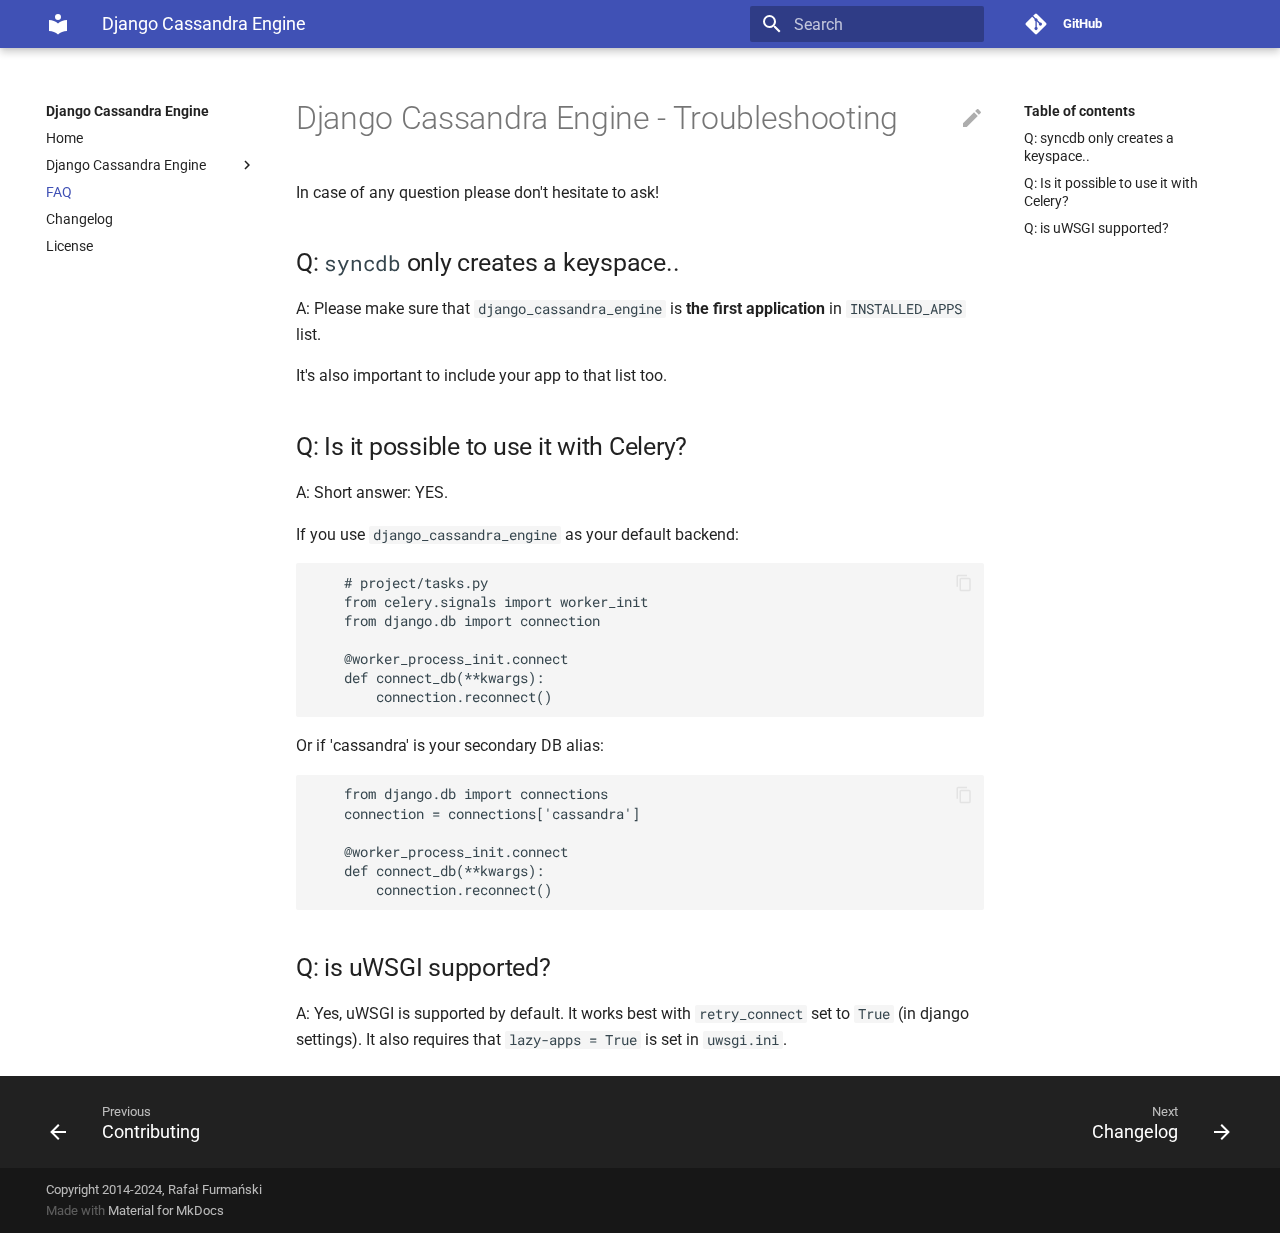
<file: faq/index.html>
<!doctype html>
<html lang="en" class="no-js">
  <head>
    
      <meta charset="utf-8">
      <meta name="viewport" content="width=device-width,initial-scale=1">
      
        <meta name="description" content="Apache Cassandra Database Wrapper for Django">
      
      
      
        <meta name="author" content="Rafał Furmański">
      
      
        <link rel="canonical" href="https://r4fek.github.io/django-cassandra-engine/faq/">
      
      <link rel="shortcut icon" href="../assets/images/favicon.png">
      <meta name="generator" content="mkdocs-1.2.4, mkdocs-material-7.0.0">
    
    
      
        <title>FAQ - Django Cassandra Engine</title>
      
    
    
      <link rel="stylesheet" href="../assets/stylesheets/main.a3f8f96a.min.css">
      
        
        <link rel="stylesheet" href="../assets/stylesheets/palette.7fa14f5b.min.css">
        
      
    
    
    
      
        
        <link rel="preconnect" href="https://fonts.gstatic.com" crossorigin>
        <link rel="stylesheet" href="https://fonts.googleapis.com/css?family=Roboto:300,400,400i,700%7CRoboto+Mono&display=fallback">
        <style>:root{--md-text-font-family:"Roboto";--md-code-font-family:"Roboto Mono"}</style>
      
    
    
    
    
      
        
<script>window.ga=window.ga||function(){(ga.q=ga.q||[]).push(arguments)},ga.l=+new Date,ga("create","UA-38726443-3","auto"),ga("set","anonymizeIp",!0),ga("send","pageview"),document.addEventListener("DOMContentLoaded",function(){document.forms.search&&document.forms.search.query.addEventListener("blur",function(){var e;this.value&&(e=document.location.pathname,ga("send","pageview",e+"?q="+this.value))}),"undefined"!=typeof location$&&location$.subscribe(function(e){ga("send","pageview",e.pathname)})})</script>
<script async src="https://www.google-analytics.com/analytics.js"></script>
      
    
    
  </head>
  
  
    
    
    
    
    
    <body dir="ltr" data-md-color-scheme="" data-md-color-primary="none" data-md-color-accent="none">
      
  
    
    <input class="md-toggle" data-md-toggle="drawer" type="checkbox" id="__drawer" autocomplete="off">
    <input class="md-toggle" data-md-toggle="search" type="checkbox" id="__search" autocomplete="off">
    <label class="md-overlay" for="__drawer"></label>
    <div data-md-component="skip">
      
        
        <a href="#django-cassandra-engine-troubleshooting" class="md-skip">
          Skip to content
        </a>
      
    </div>
    <div data-md-component="announce">
      
    </div>
    
      

<header class="md-header" data-md-component="header">
  <nav class="md-header__inner md-grid" aria-label="Header">
    <a href="https://r4fek.github.io/django-cassandra-engine/" title="Django Cassandra Engine" class="md-header__button md-logo" aria-label="Django Cassandra Engine">
      
  
  <svg xmlns="http://www.w3.org/2000/svg" viewBox="0 0 24 24"><path d="M12 8a3 3 0 0 0 3-3 3 3 0 0 0-3-3 3 3 0 0 0-3 3 3 3 0 0 0 3 3m0 3.54C9.64 9.35 6.5 8 3 8v11c3.5 0 6.64 1.35 9 3.54 2.36-2.19 5.5-3.54 9-3.54V8c-3.5 0-6.64 1.35-9 3.54z"/></svg>

    </a>
    <label class="md-header__button md-icon" for="__drawer">
      <svg xmlns="http://www.w3.org/2000/svg" viewBox="0 0 24 24"><path d="M3 6h18v2H3V6m0 5h18v2H3v-2m0 5h18v2H3v-2z"/></svg>
    </label>
    <div class="md-header__title" data-md-component="header-title">
      <div class="md-header__ellipsis">
        <div class="md-header__topic">
          <span class="md-ellipsis">
            Django Cassandra Engine
          </span>
        </div>
        <div class="md-header__topic" data-md-component="header-topic">
          <span class="md-ellipsis">
            
              FAQ
            
          </span>
        </div>
      </div>
    </div>
    <div class="md-header__options">
      
    </div>
    
      <label class="md-header__button md-icon" for="__search">
        <svg xmlns="http://www.w3.org/2000/svg" viewBox="0 0 24 24"><path d="M9.5 3A6.5 6.5 0 0 1 16 9.5c0 1.61-.59 3.09-1.56 4.23l.27.27h.79l5 5-1.5 1.5-5-5v-.79l-.27-.27A6.516 6.516 0 0 1 9.5 16 6.5 6.5 0 0 1 3 9.5 6.5 6.5 0 0 1 9.5 3m0 2C7 5 5 7 5 9.5S7 14 9.5 14 14 12 14 9.5 12 5 9.5 5z"/></svg>
      </label>
      
<div class="md-search" data-md-component="search" role="dialog">
  <label class="md-search__overlay" for="__search"></label>
  <div class="md-search__inner" role="search">
    <form class="md-search__form" name="search">
      <input type="text" class="md-search__input" name="query" aria-label="Search" placeholder="Search" autocapitalize="off" autocorrect="off" autocomplete="off" spellcheck="false" data-md-component="search-query" data-md-state="active" required>
      <label class="md-search__icon md-icon" for="__search">
        <svg xmlns="http://www.w3.org/2000/svg" viewBox="0 0 24 24"><path d="M9.5 3A6.5 6.5 0 0 1 16 9.5c0 1.61-.59 3.09-1.56 4.23l.27.27h.79l5 5-1.5 1.5-5-5v-.79l-.27-.27A6.516 6.516 0 0 1 9.5 16 6.5 6.5 0 0 1 3 9.5 6.5 6.5 0 0 1 9.5 3m0 2C7 5 5 7 5 9.5S7 14 9.5 14 14 12 14 9.5 12 5 9.5 5z"/></svg>
        <svg xmlns="http://www.w3.org/2000/svg" viewBox="0 0 24 24"><path d="M20 11v2H8l5.5 5.5-1.42 1.42L4.16 12l7.92-7.92L13.5 5.5 8 11h12z"/></svg>
      </label>
      <button type="reset" class="md-search__icon md-icon" aria-label="Clear" tabindex="-1">
        <svg xmlns="http://www.w3.org/2000/svg" viewBox="0 0 24 24"><path d="M19 6.41L17.59 5 12 10.59 6.41 5 5 6.41 10.59 12 5 17.59 6.41 19 12 13.41 17.59 19 19 17.59 13.41 12 19 6.41z"/></svg>
      </button>
    </form>
    <div class="md-search__output">
      <div class="md-search__scrollwrap" data-md-scrollfix>
        <div class="md-search-result" data-md-component="search-result">
          <div class="md-search-result__meta">
            Initializing search
          </div>
          <ol class="md-search-result__list"></ol>
        </div>
      </div>
    </div>
  </div>
</div>
    
    
      <div class="md-header__source">
        
<a href="https://github.com/r4fek/django-cassandra-engine/" title="Go to repository" class="md-source" data-md-component="source">
  <div class="md-source__icon md-icon">
    
    <svg xmlns="http://www.w3.org/2000/svg" viewBox="0 0 448 512"><path d="M439.55 236.05L244 40.45a28.87 28.87 0 0 0-40.81 0l-40.66 40.63 51.52 51.52c27.06-9.14 52.68 16.77 43.39 43.68l49.66 49.66c34.23-11.8 61.18 31 35.47 56.69-26.49 26.49-70.21-2.87-56-37.34L240.22 199v121.85c25.3 12.54 22.26 41.85 9.08 55a34.34 34.34 0 0 1-48.55 0c-17.57-17.6-11.07-46.91 11.25-56v-123c-20.8-8.51-24.6-30.74-18.64-45L142.57 101 8.45 235.14a28.86 28.86 0 0 0 0 40.81l195.61 195.6a28.86 28.86 0 0 0 40.8 0l194.69-194.69a28.86 28.86 0 0 0 0-40.81z"/></svg>
  </div>
  <div class="md-source__repository">
    GitHub
  </div>
</a>
      </div>
    
  </nav>
</header>
    
    <div class="md-container" data-md-component="container">
      
      
        
      
      <main class="md-main" data-md-component="main">
        <div class="md-main__inner md-grid">
          
            
              
              <div class="md-sidebar md-sidebar--primary" data-md-component="sidebar" data-md-type="navigation" >
                <div class="md-sidebar__scrollwrap">
                  <div class="md-sidebar__inner">
                    




<nav class="md-nav md-nav--primary" aria-label="Navigation" data-md-level="0">
  <label class="md-nav__title" for="__drawer">
    <a href="https://r4fek.github.io/django-cassandra-engine/" title="Django Cassandra Engine" class="md-nav__button md-logo" aria-label="Django Cassandra Engine">
      
  
  <svg xmlns="http://www.w3.org/2000/svg" viewBox="0 0 24 24"><path d="M12 8a3 3 0 0 0 3-3 3 3 0 0 0-3-3 3 3 0 0 0-3 3 3 3 0 0 0 3 3m0 3.54C9.64 9.35 6.5 8 3 8v11c3.5 0 6.64 1.35 9 3.54 2.36-2.19 5.5-3.54 9-3.54V8c-3.5 0-6.64 1.35-9 3.54z"/></svg>

    </a>
    Django Cassandra Engine
  </label>
  
    <div class="md-nav__source">
      
<a href="https://github.com/r4fek/django-cassandra-engine/" title="Go to repository" class="md-source" data-md-component="source">
  <div class="md-source__icon md-icon">
    
    <svg xmlns="http://www.w3.org/2000/svg" viewBox="0 0 448 512"><path d="M439.55 236.05L244 40.45a28.87 28.87 0 0 0-40.81 0l-40.66 40.63 51.52 51.52c27.06-9.14 52.68 16.77 43.39 43.68l49.66 49.66c34.23-11.8 61.18 31 35.47 56.69-26.49 26.49-70.21-2.87-56-37.34L240.22 199v121.85c25.3 12.54 22.26 41.85 9.08 55a34.34 34.34 0 0 1-48.55 0c-17.57-17.6-11.07-46.91 11.25-56v-123c-20.8-8.51-24.6-30.74-18.64-45L142.57 101 8.45 235.14a28.86 28.86 0 0 0 0 40.81l195.61 195.6a28.86 28.86 0 0 0 40.8 0l194.69-194.69a28.86 28.86 0 0 0 0-40.81z"/></svg>
  </div>
  <div class="md-source__repository">
    GitHub
  </div>
</a>
    </div>
  
  <ul class="md-nav__list" data-md-scrollfix>
    
      
      
      

  
  
  
    <li class="md-nav__item">
      <a href=".." class="md-nav__link">
        Home
      </a>
    </li>
  

    
      
      
      

  
  
  
    
    <li class="md-nav__item md-nav__item--nested">
      
      
        <input class="md-nav__toggle md-toggle" data-md-toggle="nav-2" type="checkbox" id="nav-2" >
      
      <label class="md-nav__link" for="nav-2">
        Django Cassandra Engine
        <span class="md-nav__icon md-icon"></span>
      </label>
      <nav class="md-nav" aria-label="Django Cassandra Engine" data-md-level="1">
        <label class="md-nav__title" for="nav-2">
          <span class="md-nav__icon md-icon"></span>
          Django Cassandra Engine
        </label>
        <ul class="md-nav__list" data-md-scrollfix>
          
          
            
  
  
  
    <li class="md-nav__item">
      <a href="../guide/installation/" class="md-nav__link">
        Installation
      </a>
    </li>
  

          
            
  
  
  
    <li class="md-nav__item">
      <a href="../guide/getting_started/" class="md-nav__link">
        Getting Started
      </a>
    </li>
  

          
            
  
  
  
    <li class="md-nav__item">
      <a href="../guide/advanced_usage/" class="md-nav__link">
        Advanced Usage
      </a>
    </li>
  

          
            
  
  
  
    <li class="md-nav__item">
      <a href="../guide/management_commands/" class="md-nav__link">
        Management Commands
      </a>
    </li>
  

          
            
  
  
  
    <li class="md-nav__item">
      <a href="../guide/sessions/" class="md-nav__link">
        Sessions
      </a>
    </li>
  

          
            
  
  
  
    <li class="md-nav__item">
      <a href="../guide/tests/" class="md-nav__link">
        Writing Tests
      </a>
    </li>
  

          
            
  
  
  
    <li class="md-nav__item">
      <a href="../guide/contributing/" class="md-nav__link">
        Contributing
      </a>
    </li>
  

          
        </ul>
      </nav>
    </li>
  

    
      
      
      

  
  
    
  
  
    <li class="md-nav__item md-nav__item--active">
      
      <input class="md-nav__toggle md-toggle" data-md-toggle="toc" type="checkbox" id="__toc">
      
        
      
      
        <label class="md-nav__link md-nav__link--active" for="__toc">
          FAQ
          <span class="md-nav__icon md-icon"></span>
        </label>
      
      <a href="./" class="md-nav__link md-nav__link--active">
        FAQ
      </a>
      
        
<nav class="md-nav md-nav--secondary" aria-label="Table of contents">
  
  
    
  
  
    <label class="md-nav__title" for="__toc">
      <span class="md-nav__icon md-icon"></span>
      Table of contents
    </label>
    <ul class="md-nav__list" data-md-component="toc" data-md-scrollfix>
      
        <li class="md-nav__item">
  <a href="#q-syncdb-only-creates-a-keyspace" class="md-nav__link">
    Q: syncdb only creates a keyspace..
  </a>
  
</li>
      
        <li class="md-nav__item">
  <a href="#q-is-it-possible-to-use-it-with-celery" class="md-nav__link">
    Q: Is it possible to use it with Celery?
  </a>
  
</li>
      
        <li class="md-nav__item">
  <a href="#q-is-uwsgi-supported" class="md-nav__link">
    Q: is uWSGI supported?
  </a>
  
</li>
      
    </ul>
  
</nav>
      
    </li>
  

    
      
      
      

  
  
  
    <li class="md-nav__item">
      <a href="../changelog/" class="md-nav__link">
        Changelog
      </a>
    </li>
  

    
      
      
      

  
  
  
    <li class="md-nav__item">
      <a href="../license/" class="md-nav__link">
        License
      </a>
    </li>
  

    
  </ul>
</nav>
                  </div>
                </div>
              </div>
            
            
              
              <div class="md-sidebar md-sidebar--secondary" data-md-component="sidebar" data-md-type="toc" >
                <div class="md-sidebar__scrollwrap">
                  <div class="md-sidebar__inner">
                    
<nav class="md-nav md-nav--secondary" aria-label="Table of contents">
  
  
    
  
  
    <label class="md-nav__title" for="__toc">
      <span class="md-nav__icon md-icon"></span>
      Table of contents
    </label>
    <ul class="md-nav__list" data-md-component="toc" data-md-scrollfix>
      
        <li class="md-nav__item">
  <a href="#q-syncdb-only-creates-a-keyspace" class="md-nav__link">
    Q: syncdb only creates a keyspace..
  </a>
  
</li>
      
        <li class="md-nav__item">
  <a href="#q-is-it-possible-to-use-it-with-celery" class="md-nav__link">
    Q: Is it possible to use it with Celery?
  </a>
  
</li>
      
        <li class="md-nav__item">
  <a href="#q-is-uwsgi-supported" class="md-nav__link">
    Q: is uWSGI supported?
  </a>
  
</li>
      
    </ul>
  
</nav>
                  </div>
                </div>
              </div>
            
          
          <div class="md-content" data-md-component="content">
            <article class="md-content__inner md-typeset">
              
                
                  <a href="https://github.com/r4fek/django-cassandra-engine/edit/master/docs/faq.md" title="Edit this page" class="md-content__button md-icon">
                    <svg xmlns="http://www.w3.org/2000/svg" viewBox="0 0 24 24"><path d="M20.71 7.04c.39-.39.39-1.04 0-1.41l-2.34-2.34c-.37-.39-1.02-.39-1.41 0l-1.84 1.83 3.75 3.75M3 17.25V21h3.75L17.81 9.93l-3.75-3.75L3 17.25z"/></svg>
                  </a>
                
                
                <h1 id="django-cassandra-engine-troubleshooting">Django Cassandra Engine - Troubleshooting<a class="headerlink" href="#django-cassandra-engine-troubleshooting" title="Permanent link">#</a></h1>
<p>In case of any question please don't hesitate to ask!</p>
<h2 id="q-syncdb-only-creates-a-keyspace"><strong>Q:  <code>syncdb</code> only creates a keyspace..</strong><a class="headerlink" href="#q-syncdb-only-creates-a-keyspace" title="Permanent link">#</a></h2>
<p>A: Please make sure that <code>django_cassandra_engine</code> is 
<strong>the first application</strong> in <code>INSTALLED_APPS</code> list.</p>
<p>It's also important to include your app to that list too.</p>
<h2 id="q-is-it-possible-to-use-it-with-celery"><strong>Q:  Is it possible to use it with Celery?</strong><a class="headerlink" href="#q-is-it-possible-to-use-it-with-celery" title="Permanent link">#</a></h2>
<p>A: Short answer: YES.</p>
<p>If you use <code>django_cassandra_engine</code> as your default backend:</p>
<div class="codehilite"><pre><span></span><code>    <span class="c1"># project/tasks.py</span>
    <span class="kn">from</span> <span class="nn">celery.signals</span> <span class="kn">import</span> <span class="n">worker_init</span>
    <span class="kn">from</span> <span class="nn">django.db</span> <span class="kn">import</span> <span class="n">connection</span>

    <span class="nd">@worker_process_init</span><span class="o">.</span><span class="n">connect</span>
    <span class="k">def</span> <span class="nf">connect_db</span><span class="p">(</span><span class="o">**</span><span class="n">kwargs</span><span class="p">):</span>
        <span class="n">connection</span><span class="o">.</span><span class="n">reconnect</span><span class="p">()</span>
</code></pre></div>

<p>Or if 'cassandra' is your secondary DB alias:</p>
<div class="codehilite"><pre><span></span><code>    <span class="kn">from</span> <span class="nn">django.db</span> <span class="kn">import</span> <span class="n">connections</span>
    <span class="n">connection</span> <span class="o">=</span> <span class="n">connections</span><span class="p">[</span><span class="s1">&#39;cassandra&#39;</span><span class="p">]</span>

    <span class="nd">@worker_process_init</span><span class="o">.</span><span class="n">connect</span>
    <span class="k">def</span> <span class="nf">connect_db</span><span class="p">(</span><span class="o">**</span><span class="n">kwargs</span><span class="p">):</span>
        <span class="n">connection</span><span class="o">.</span><span class="n">reconnect</span><span class="p">()</span>
</code></pre></div>

<h2 id="q-is-uwsgi-supported"><strong>Q: is uWSGI supported?</strong><a class="headerlink" href="#q-is-uwsgi-supported" title="Permanent link">#</a></h2>
<p>A: Yes, uWSGI is supported by default. 
It works best with <code>retry_connect</code> set to <code>True</code> (in django settings).
It also requires that <code>lazy-apps = True</code> is set in <code>uwsgi.ini</code>.</p>
                
              
              
                


              
            </article>
          </div>
        </div>
      </main>
      
        
<footer class="md-footer">
  
    <nav class="md-footer__inner md-grid" aria-label="Footer">
      
        <a href="../guide/contributing/" class="md-footer__link md-footer__link--prev" rel="prev">
          <div class="md-footer__button md-icon">
            <svg xmlns="http://www.w3.org/2000/svg" viewBox="0 0 24 24"><path d="M20 11v2H8l5.5 5.5-1.42 1.42L4.16 12l7.92-7.92L13.5 5.5 8 11h12z"/></svg>
          </div>
          <div class="md-footer__title">
            <div class="md-ellipsis">
              <span class="md-footer__direction">
                Previous
              </span>
              Contributing
            </div>
          </div>
        </a>
      
      
        <a href="../changelog/" class="md-footer__link md-footer__link--next" rel="next">
          <div class="md-footer__title">
            <div class="md-ellipsis">
              <span class="md-footer__direction">
                Next
              </span>
              Changelog
            </div>
          </div>
          <div class="md-footer__button md-icon">
            <svg xmlns="http://www.w3.org/2000/svg" viewBox="0 0 24 24"><path d="M4 11v2h12l-5.5 5.5 1.42 1.42L19.84 12l-7.92-7.92L10.5 5.5 16 11H4z"/></svg>
          </div>
        </a>
      
    </nav>
  
  <div class="md-footer-meta md-typeset">
    <div class="md-footer-meta__inner md-grid">
      <div class="md-footer-copyright">
        
          <div class="md-footer-copyright__highlight">
            Copyright 2014-2024, <a href="https://linkedin.com/in/furmanski" title="Rafał Furmański" target="_blank">Rafał Furmański</a>
          </div>
        
        Made with
        <a href="https://squidfunk.github.io/mkdocs-material/" target="_blank" rel="noopener">
          Material for MkDocs
        </a>
      </div>
      
    </div>
  </div>
</footer>
      
    </div>
    <div class="md-dialog" data-md-component="dialog">
      <div class="md-dialog__inner md-typeset"></div>
    </div>
    <script id="__config" type="application/json">{"base": "..", "features": [], "translations": {"clipboard.copy": "Copy to clipboard", "clipboard.copied": "Copied to clipboard", "search.config.lang": "en", "search.config.pipeline": "trimmer, stopWordFilter", "search.config.separator": "[\\s\\-]+", "search.placeholder": "Search", "search.result.placeholder": "Type to start searching", "search.result.none": "No matching documents", "search.result.one": "1 matching document", "search.result.other": "# matching documents", "search.result.more.one": "1 more on this page", "search.result.more.other": "# more on this page", "search.result.term.missing": "Missing"}, "search": "../assets/javascripts/workers/search.217ffd95.min.js", "version": "1.9.0"}</script>
    
    
      <script src="../assets/javascripts/bundle.926459b3.min.js"></script>
      
    
  </body>
</html>
</file>
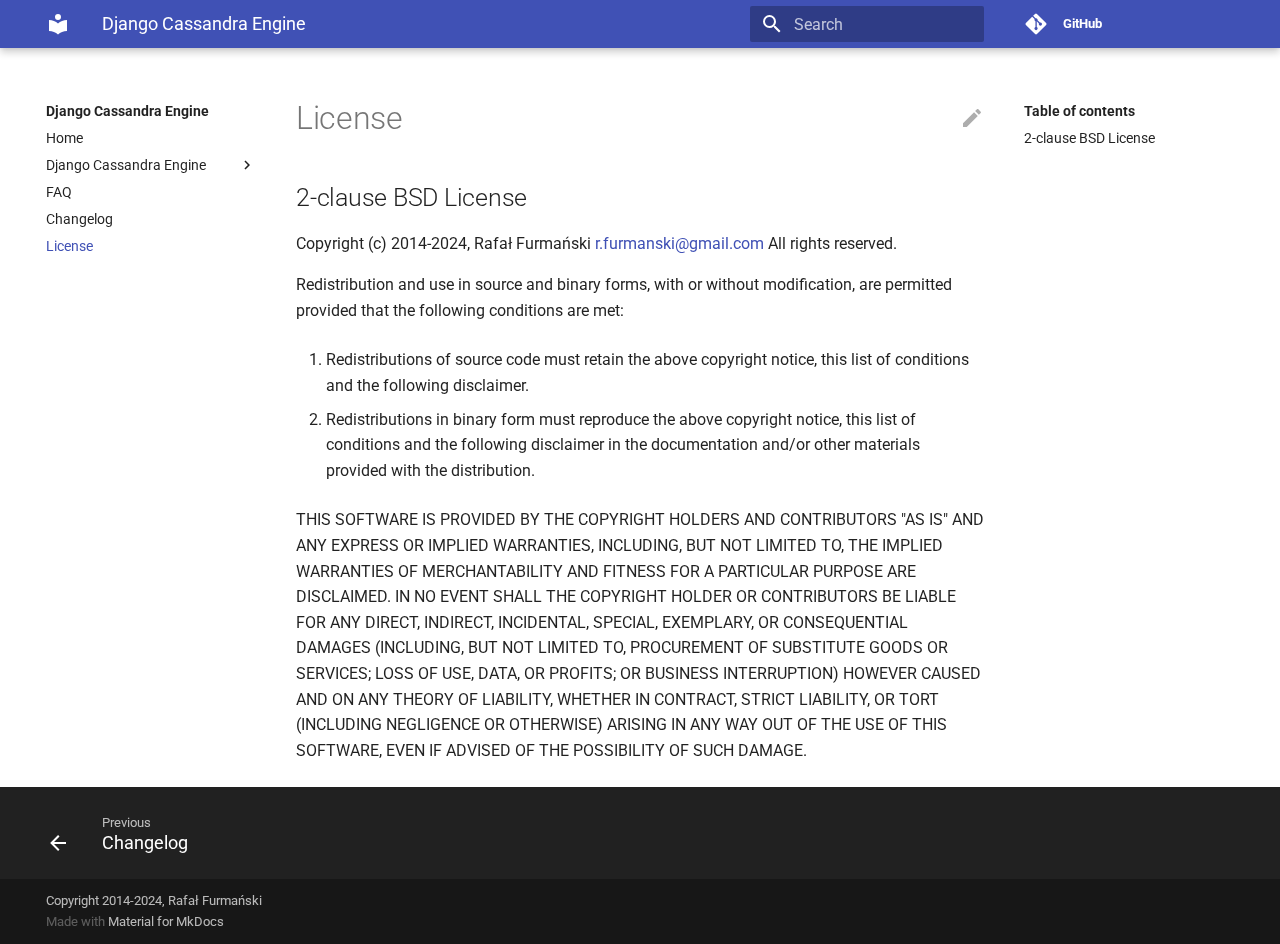
<file: license/index.html>
<!doctype html>
<html lang="en" class="no-js">
  <head>
    
      <meta charset="utf-8">
      <meta name="viewport" content="width=device-width,initial-scale=1">
      
        <meta name="description" content="Apache Cassandra Database Wrapper for Django">
      
      
      
        <meta name="author" content="Rafał Furmański">
      
      
        <link rel="canonical" href="https://r4fek.github.io/django-cassandra-engine/license/">
      
      <link rel="shortcut icon" href="../assets/images/favicon.png">
      <meta name="generator" content="mkdocs-1.2.4, mkdocs-material-7.0.0">
    
    
      
        <title>License - Django Cassandra Engine</title>
      
    
    
      <link rel="stylesheet" href="../assets/stylesheets/main.a3f8f96a.min.css">
      
        
        <link rel="stylesheet" href="../assets/stylesheets/palette.7fa14f5b.min.css">
        
      
    
    
    
      
        
        <link rel="preconnect" href="https://fonts.gstatic.com" crossorigin>
        <link rel="stylesheet" href="https://fonts.googleapis.com/css?family=Roboto:300,400,400i,700%7CRoboto+Mono&display=fallback">
        <style>:root{--md-text-font-family:"Roboto";--md-code-font-family:"Roboto Mono"}</style>
      
    
    
    
    
      
        
<script>window.ga=window.ga||function(){(ga.q=ga.q||[]).push(arguments)},ga.l=+new Date,ga("create","UA-38726443-3","auto"),ga("set","anonymizeIp",!0),ga("send","pageview"),document.addEventListener("DOMContentLoaded",function(){document.forms.search&&document.forms.search.query.addEventListener("blur",function(){var e;this.value&&(e=document.location.pathname,ga("send","pageview",e+"?q="+this.value))}),"undefined"!=typeof location$&&location$.subscribe(function(e){ga("send","pageview",e.pathname)})})</script>
<script async src="https://www.google-analytics.com/analytics.js"></script>
      
    
    
  </head>
  
  
    
    
    
    
    
    <body dir="ltr" data-md-color-scheme="" data-md-color-primary="none" data-md-color-accent="none">
      
  
    
    <input class="md-toggle" data-md-toggle="drawer" type="checkbox" id="__drawer" autocomplete="off">
    <input class="md-toggle" data-md-toggle="search" type="checkbox" id="__search" autocomplete="off">
    <label class="md-overlay" for="__drawer"></label>
    <div data-md-component="skip">
      
        
        <a href="#2-clause-bsd-license" class="md-skip">
          Skip to content
        </a>
      
    </div>
    <div data-md-component="announce">
      
    </div>
    
      

<header class="md-header" data-md-component="header">
  <nav class="md-header__inner md-grid" aria-label="Header">
    <a href="https://r4fek.github.io/django-cassandra-engine/" title="Django Cassandra Engine" class="md-header__button md-logo" aria-label="Django Cassandra Engine">
      
  
  <svg xmlns="http://www.w3.org/2000/svg" viewBox="0 0 24 24"><path d="M12 8a3 3 0 0 0 3-3 3 3 0 0 0-3-3 3 3 0 0 0-3 3 3 3 0 0 0 3 3m0 3.54C9.64 9.35 6.5 8 3 8v11c3.5 0 6.64 1.35 9 3.54 2.36-2.19 5.5-3.54 9-3.54V8c-3.5 0-6.64 1.35-9 3.54z"/></svg>

    </a>
    <label class="md-header__button md-icon" for="__drawer">
      <svg xmlns="http://www.w3.org/2000/svg" viewBox="0 0 24 24"><path d="M3 6h18v2H3V6m0 5h18v2H3v-2m0 5h18v2H3v-2z"/></svg>
    </label>
    <div class="md-header__title" data-md-component="header-title">
      <div class="md-header__ellipsis">
        <div class="md-header__topic">
          <span class="md-ellipsis">
            Django Cassandra Engine
          </span>
        </div>
        <div class="md-header__topic" data-md-component="header-topic">
          <span class="md-ellipsis">
            
              License
            
          </span>
        </div>
      </div>
    </div>
    <div class="md-header__options">
      
    </div>
    
      <label class="md-header__button md-icon" for="__search">
        <svg xmlns="http://www.w3.org/2000/svg" viewBox="0 0 24 24"><path d="M9.5 3A6.5 6.5 0 0 1 16 9.5c0 1.61-.59 3.09-1.56 4.23l.27.27h.79l5 5-1.5 1.5-5-5v-.79l-.27-.27A6.516 6.516 0 0 1 9.5 16 6.5 6.5 0 0 1 3 9.5 6.5 6.5 0 0 1 9.5 3m0 2C7 5 5 7 5 9.5S7 14 9.5 14 14 12 14 9.5 12 5 9.5 5z"/></svg>
      </label>
      
<div class="md-search" data-md-component="search" role="dialog">
  <label class="md-search__overlay" for="__search"></label>
  <div class="md-search__inner" role="search">
    <form class="md-search__form" name="search">
      <input type="text" class="md-search__input" name="query" aria-label="Search" placeholder="Search" autocapitalize="off" autocorrect="off" autocomplete="off" spellcheck="false" data-md-component="search-query" data-md-state="active" required>
      <label class="md-search__icon md-icon" for="__search">
        <svg xmlns="http://www.w3.org/2000/svg" viewBox="0 0 24 24"><path d="M9.5 3A6.5 6.5 0 0 1 16 9.5c0 1.61-.59 3.09-1.56 4.23l.27.27h.79l5 5-1.5 1.5-5-5v-.79l-.27-.27A6.516 6.516 0 0 1 9.5 16 6.5 6.5 0 0 1 3 9.5 6.5 6.5 0 0 1 9.5 3m0 2C7 5 5 7 5 9.5S7 14 9.5 14 14 12 14 9.5 12 5 9.5 5z"/></svg>
        <svg xmlns="http://www.w3.org/2000/svg" viewBox="0 0 24 24"><path d="M20 11v2H8l5.5 5.5-1.42 1.42L4.16 12l7.92-7.92L13.5 5.5 8 11h12z"/></svg>
      </label>
      <button type="reset" class="md-search__icon md-icon" aria-label="Clear" tabindex="-1">
        <svg xmlns="http://www.w3.org/2000/svg" viewBox="0 0 24 24"><path d="M19 6.41L17.59 5 12 10.59 6.41 5 5 6.41 10.59 12 5 17.59 6.41 19 12 13.41 17.59 19 19 17.59 13.41 12 19 6.41z"/></svg>
      </button>
    </form>
    <div class="md-search__output">
      <div class="md-search__scrollwrap" data-md-scrollfix>
        <div class="md-search-result" data-md-component="search-result">
          <div class="md-search-result__meta">
            Initializing search
          </div>
          <ol class="md-search-result__list"></ol>
        </div>
      </div>
    </div>
  </div>
</div>
    
    
      <div class="md-header__source">
        
<a href="https://github.com/r4fek/django-cassandra-engine/" title="Go to repository" class="md-source" data-md-component="source">
  <div class="md-source__icon md-icon">
    
    <svg xmlns="http://www.w3.org/2000/svg" viewBox="0 0 448 512"><path d="M439.55 236.05L244 40.45a28.87 28.87 0 0 0-40.81 0l-40.66 40.63 51.52 51.52c27.06-9.14 52.68 16.77 43.39 43.68l49.66 49.66c34.23-11.8 61.18 31 35.47 56.69-26.49 26.49-70.21-2.87-56-37.34L240.22 199v121.85c25.3 12.54 22.26 41.85 9.08 55a34.34 34.34 0 0 1-48.55 0c-17.57-17.6-11.07-46.91 11.25-56v-123c-20.8-8.51-24.6-30.74-18.64-45L142.57 101 8.45 235.14a28.86 28.86 0 0 0 0 40.81l195.61 195.6a28.86 28.86 0 0 0 40.8 0l194.69-194.69a28.86 28.86 0 0 0 0-40.81z"/></svg>
  </div>
  <div class="md-source__repository">
    GitHub
  </div>
</a>
      </div>
    
  </nav>
</header>
    
    <div class="md-container" data-md-component="container">
      
      
        
      
      <main class="md-main" data-md-component="main">
        <div class="md-main__inner md-grid">
          
            
              
              <div class="md-sidebar md-sidebar--primary" data-md-component="sidebar" data-md-type="navigation" >
                <div class="md-sidebar__scrollwrap">
                  <div class="md-sidebar__inner">
                    




<nav class="md-nav md-nav--primary" aria-label="Navigation" data-md-level="0">
  <label class="md-nav__title" for="__drawer">
    <a href="https://r4fek.github.io/django-cassandra-engine/" title="Django Cassandra Engine" class="md-nav__button md-logo" aria-label="Django Cassandra Engine">
      
  
  <svg xmlns="http://www.w3.org/2000/svg" viewBox="0 0 24 24"><path d="M12 8a3 3 0 0 0 3-3 3 3 0 0 0-3-3 3 3 0 0 0-3 3 3 3 0 0 0 3 3m0 3.54C9.64 9.35 6.5 8 3 8v11c3.5 0 6.64 1.35 9 3.54 2.36-2.19 5.5-3.54 9-3.54V8c-3.5 0-6.64 1.35-9 3.54z"/></svg>

    </a>
    Django Cassandra Engine
  </label>
  
    <div class="md-nav__source">
      
<a href="https://github.com/r4fek/django-cassandra-engine/" title="Go to repository" class="md-source" data-md-component="source">
  <div class="md-source__icon md-icon">
    
    <svg xmlns="http://www.w3.org/2000/svg" viewBox="0 0 448 512"><path d="M439.55 236.05L244 40.45a28.87 28.87 0 0 0-40.81 0l-40.66 40.63 51.52 51.52c27.06-9.14 52.68 16.77 43.39 43.68l49.66 49.66c34.23-11.8 61.18 31 35.47 56.69-26.49 26.49-70.21-2.87-56-37.34L240.22 199v121.85c25.3 12.54 22.26 41.85 9.08 55a34.34 34.34 0 0 1-48.55 0c-17.57-17.6-11.07-46.91 11.25-56v-123c-20.8-8.51-24.6-30.74-18.64-45L142.57 101 8.45 235.14a28.86 28.86 0 0 0 0 40.81l195.61 195.6a28.86 28.86 0 0 0 40.8 0l194.69-194.69a28.86 28.86 0 0 0 0-40.81z"/></svg>
  </div>
  <div class="md-source__repository">
    GitHub
  </div>
</a>
    </div>
  
  <ul class="md-nav__list" data-md-scrollfix>
    
      
      
      

  
  
  
    <li class="md-nav__item">
      <a href=".." class="md-nav__link">
        Home
      </a>
    </li>
  

    
      
      
      

  
  
  
    
    <li class="md-nav__item md-nav__item--nested">
      
      
        <input class="md-nav__toggle md-toggle" data-md-toggle="nav-2" type="checkbox" id="nav-2" >
      
      <label class="md-nav__link" for="nav-2">
        Django Cassandra Engine
        <span class="md-nav__icon md-icon"></span>
      </label>
      <nav class="md-nav" aria-label="Django Cassandra Engine" data-md-level="1">
        <label class="md-nav__title" for="nav-2">
          <span class="md-nav__icon md-icon"></span>
          Django Cassandra Engine
        </label>
        <ul class="md-nav__list" data-md-scrollfix>
          
          
            
  
  
  
    <li class="md-nav__item">
      <a href="../guide/installation/" class="md-nav__link">
        Installation
      </a>
    </li>
  

          
            
  
  
  
    <li class="md-nav__item">
      <a href="../guide/getting_started/" class="md-nav__link">
        Getting Started
      </a>
    </li>
  

          
            
  
  
  
    <li class="md-nav__item">
      <a href="../guide/advanced_usage/" class="md-nav__link">
        Advanced Usage
      </a>
    </li>
  

          
            
  
  
  
    <li class="md-nav__item">
      <a href="../guide/management_commands/" class="md-nav__link">
        Management Commands
      </a>
    </li>
  

          
            
  
  
  
    <li class="md-nav__item">
      <a href="../guide/sessions/" class="md-nav__link">
        Sessions
      </a>
    </li>
  

          
            
  
  
  
    <li class="md-nav__item">
      <a href="../guide/tests/" class="md-nav__link">
        Writing Tests
      </a>
    </li>
  

          
            
  
  
  
    <li class="md-nav__item">
      <a href="../guide/contributing/" class="md-nav__link">
        Contributing
      </a>
    </li>
  

          
        </ul>
      </nav>
    </li>
  

    
      
      
      

  
  
  
    <li class="md-nav__item">
      <a href="../faq/" class="md-nav__link">
        FAQ
      </a>
    </li>
  

    
      
      
      

  
  
  
    <li class="md-nav__item">
      <a href="../changelog/" class="md-nav__link">
        Changelog
      </a>
    </li>
  

    
      
      
      

  
  
    
  
  
    <li class="md-nav__item md-nav__item--active">
      
      <input class="md-nav__toggle md-toggle" data-md-toggle="toc" type="checkbox" id="__toc">
      
      
        <label class="md-nav__link md-nav__link--active" for="__toc">
          License
          <span class="md-nav__icon md-icon"></span>
        </label>
      
      <a href="./" class="md-nav__link md-nav__link--active">
        License
      </a>
      
        
<nav class="md-nav md-nav--secondary" aria-label="Table of contents">
  
  
  
    <label class="md-nav__title" for="__toc">
      <span class="md-nav__icon md-icon"></span>
      Table of contents
    </label>
    <ul class="md-nav__list" data-md-component="toc" data-md-scrollfix>
      
        <li class="md-nav__item">
  <a href="#2-clause-bsd-license" class="md-nav__link">
    2-clause BSD License
  </a>
  
</li>
      
    </ul>
  
</nav>
      
    </li>
  

    
  </ul>
</nav>
                  </div>
                </div>
              </div>
            
            
              
              <div class="md-sidebar md-sidebar--secondary" data-md-component="sidebar" data-md-type="toc" >
                <div class="md-sidebar__scrollwrap">
                  <div class="md-sidebar__inner">
                    
<nav class="md-nav md-nav--secondary" aria-label="Table of contents">
  
  
  
    <label class="md-nav__title" for="__toc">
      <span class="md-nav__icon md-icon"></span>
      Table of contents
    </label>
    <ul class="md-nav__list" data-md-component="toc" data-md-scrollfix>
      
        <li class="md-nav__item">
  <a href="#2-clause-bsd-license" class="md-nav__link">
    2-clause BSD License
  </a>
  
</li>
      
    </ul>
  
</nav>
                  </div>
                </div>
              </div>
            
          
          <div class="md-content" data-md-component="content">
            <article class="md-content__inner md-typeset">
              
                
                  <a href="https://github.com/r4fek/django-cassandra-engine/edit/master/docs/license.md" title="Edit this page" class="md-content__button md-icon">
                    <svg xmlns="http://www.w3.org/2000/svg" viewBox="0 0 24 24"><path d="M20.71 7.04c.39-.39.39-1.04 0-1.41l-2.34-2.34c-.37-.39-1.02-.39-1.41 0l-1.84 1.83 3.75 3.75M3 17.25V21h3.75L17.81 9.93l-3.75-3.75L3 17.25z"/></svg>
                  </a>
                
                
                  <h1>License</h1>
                
                <h2 id="2-clause-bsd-license">2-clause BSD License<a class="headerlink" href="#2-clause-bsd-license" title="Permanent link">#</a></h2>
<p>Copyright (c) 2014-2024, Rafał Furmański <a href="&#109;&#97;&#105;&#108;&#116;&#111;&#58;&#114;&#46;&#102;&#117;&#114;&#109;&#97;&#110;&#115;&#107;&#105;&#64;&#103;&#109;&#97;&#105;&#108;&#46;&#99;&#111;&#109;">&#114;&#46;&#102;&#117;&#114;&#109;&#97;&#110;&#115;&#107;&#105;&#64;&#103;&#109;&#97;&#105;&#108;&#46;&#99;&#111;&#109;</a>
All rights reserved.</p>
<p>Redistribution and use in source and binary forms, with or without
modification, are permitted provided that the following conditions are met:</p>
<ol>
<li>
<p>Redistributions of source code must retain the above copyright notice,
   this list of conditions and the following disclaimer.</p>
</li>
<li>
<p>Redistributions in binary form must reproduce the above copyright notice,
   this list of conditions and the following disclaimer in the documentation
   and/or other materials provided with the distribution.</p>
</li>
</ol>
<p>THIS SOFTWARE IS PROVIDED BY THE COPYRIGHT HOLDERS AND CONTRIBUTORS "AS IS"
AND ANY EXPRESS OR IMPLIED WARRANTIES, INCLUDING, BUT NOT LIMITED TO,
THE IMPLIED WARRANTIES OF MERCHANTABILITY AND FITNESS FOR A PARTICULAR PURPOSE
ARE DISCLAIMED. IN NO EVENT SHALL THE COPYRIGHT HOLDER OR CONTRIBUTORS BE
LIABLE FOR ANY DIRECT, INDIRECT, INCIDENTAL, SPECIAL, EXEMPLARY, OR
CONSEQUENTIAL DAMAGES (INCLUDING, BUT NOT LIMITED TO, PROCUREMENT OF SUBSTITUTE
GOODS OR SERVICES; LOSS OF USE, DATA, OR PROFITS; OR BUSINESS INTERRUPTION)
HOWEVER CAUSED AND ON ANY THEORY OF LIABILITY, WHETHER IN CONTRACT, STRICT
LIABILITY, OR TORT (INCLUDING NEGLIGENCE OR OTHERWISE) ARISING IN ANY WAY OUT
OF THE USE OF THIS SOFTWARE, EVEN IF ADVISED OF THE POSSIBILITY OF SUCH DAMAGE.</p>
                
              
              
                


              
            </article>
          </div>
        </div>
      </main>
      
        
<footer class="md-footer">
  
    <nav class="md-footer__inner md-grid" aria-label="Footer">
      
        <a href="../changelog/" class="md-footer__link md-footer__link--prev" rel="prev">
          <div class="md-footer__button md-icon">
            <svg xmlns="http://www.w3.org/2000/svg" viewBox="0 0 24 24"><path d="M20 11v2H8l5.5 5.5-1.42 1.42L4.16 12l7.92-7.92L13.5 5.5 8 11h12z"/></svg>
          </div>
          <div class="md-footer__title">
            <div class="md-ellipsis">
              <span class="md-footer__direction">
                Previous
              </span>
              Changelog
            </div>
          </div>
        </a>
      
      
    </nav>
  
  <div class="md-footer-meta md-typeset">
    <div class="md-footer-meta__inner md-grid">
      <div class="md-footer-copyright">
        
          <div class="md-footer-copyright__highlight">
            Copyright 2014-2024, <a href="https://linkedin.com/in/furmanski" title="Rafał Furmański" target="_blank">Rafał Furmański</a>
          </div>
        
        Made with
        <a href="https://squidfunk.github.io/mkdocs-material/" target="_blank" rel="noopener">
          Material for MkDocs
        </a>
      </div>
      
    </div>
  </div>
</footer>
      
    </div>
    <div class="md-dialog" data-md-component="dialog">
      <div class="md-dialog__inner md-typeset"></div>
    </div>
    <script id="__config" type="application/json">{"base": "..", "features": [], "translations": {"clipboard.copy": "Copy to clipboard", "clipboard.copied": "Copied to clipboard", "search.config.lang": "en", "search.config.pipeline": "trimmer, stopWordFilter", "search.config.separator": "[\\s\\-]+", "search.placeholder": "Search", "search.result.placeholder": "Type to start searching", "search.result.none": "No matching documents", "search.result.one": "1 matching document", "search.result.other": "# matching documents", "search.result.more.one": "1 more on this page", "search.result.more.other": "# more on this page", "search.result.term.missing": "Missing"}, "search": "../assets/javascripts/workers/search.217ffd95.min.js", "version": "1.9.0"}</script>
    
    
      <script src="../assets/javascripts/bundle.926459b3.min.js"></script>
      
    
  </body>
</html>
</file>
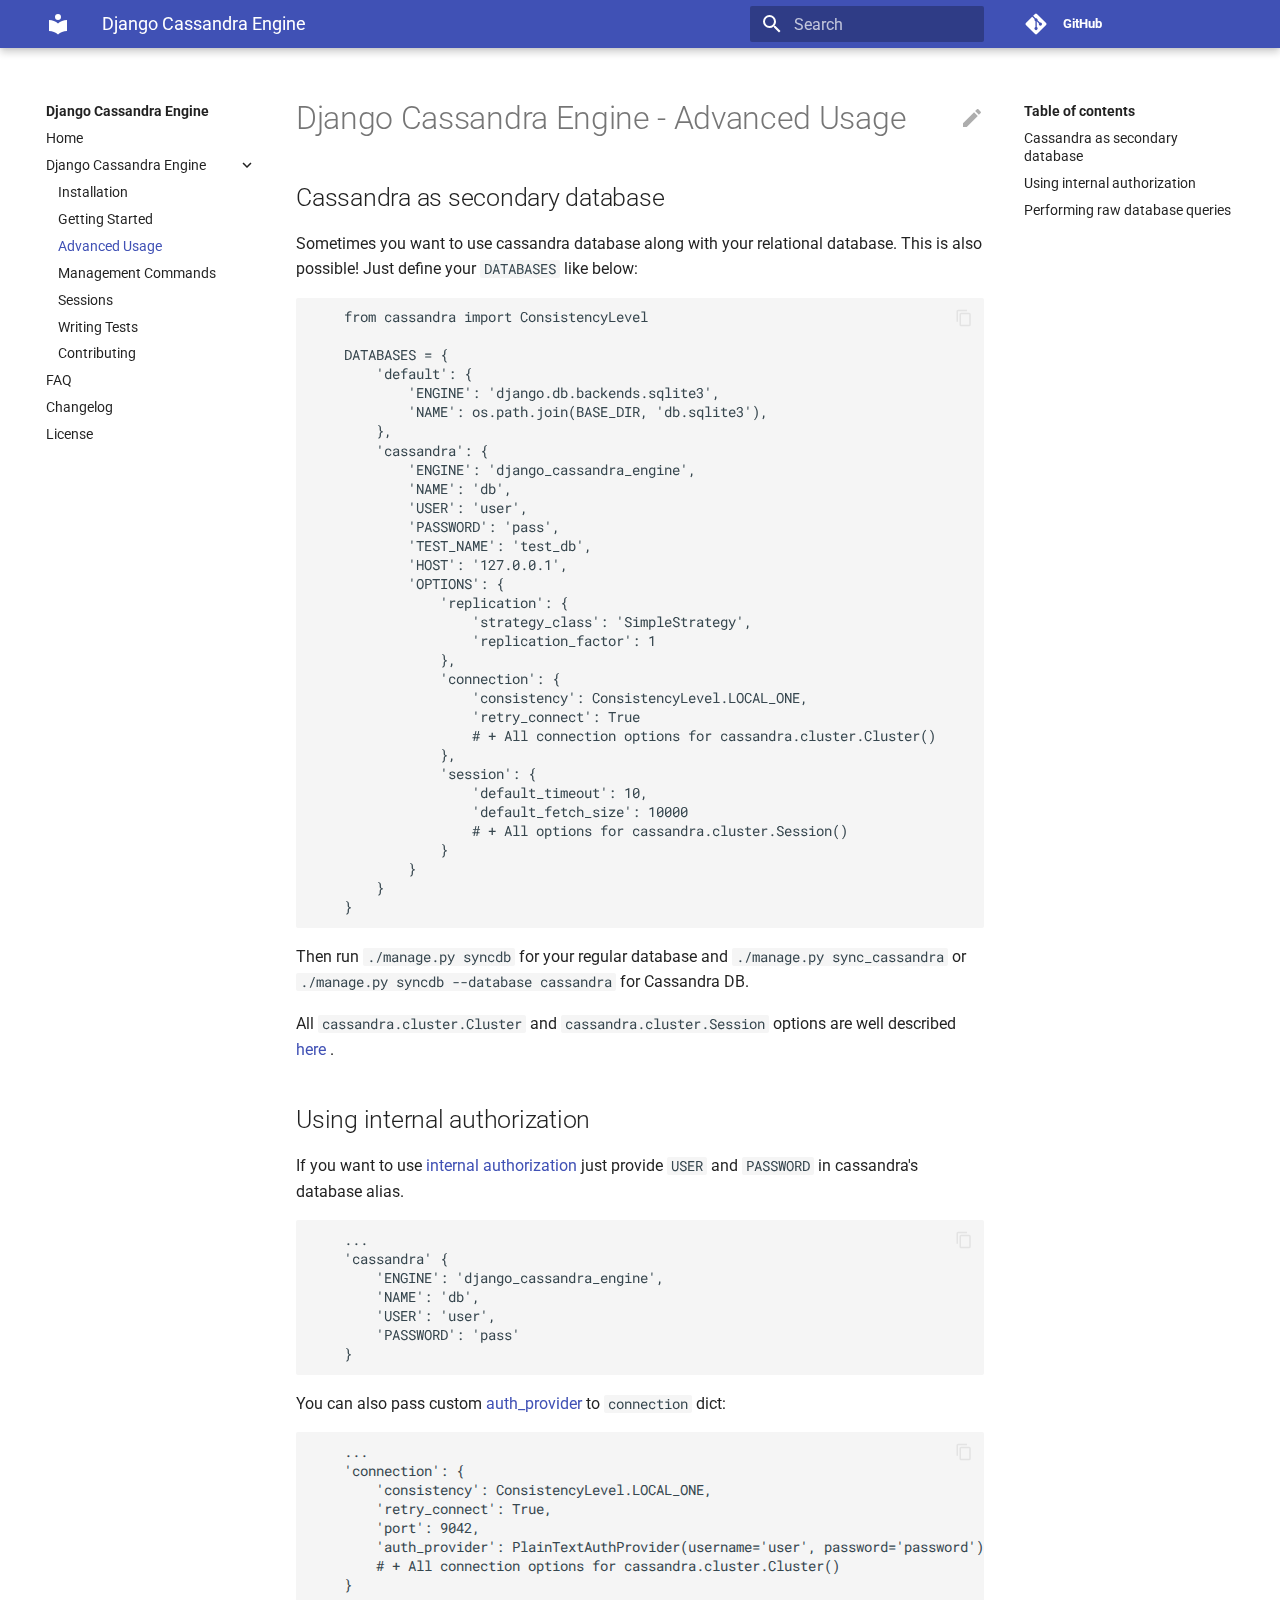
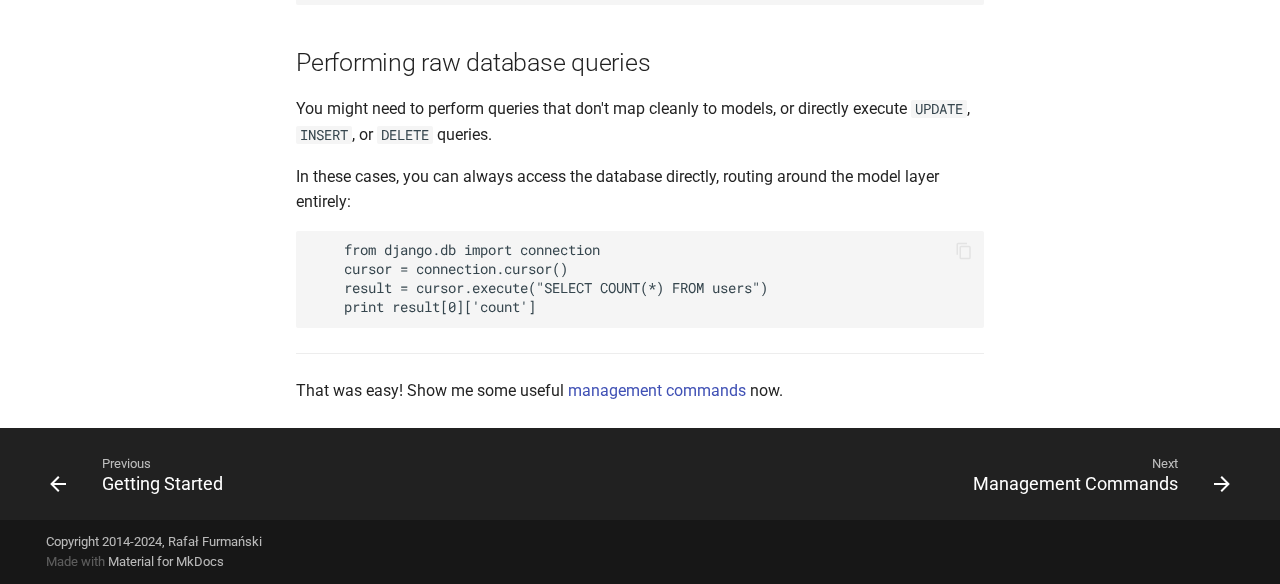
<file: guide/advanced_usage/index.html>
<!doctype html>
<html lang="en" class="no-js">
  <head>
    
      <meta charset="utf-8">
      <meta name="viewport" content="width=device-width,initial-scale=1">
      
        <meta name="description" content="Apache Cassandra Database Wrapper for Django">
      
      
      
        <meta name="author" content="Rafał Furmański">
      
      
        <link rel="canonical" href="https://r4fek.github.io/django-cassandra-engine/guide/advanced_usage/">
      
      <link rel="shortcut icon" href="../../assets/images/favicon.png">
      <meta name="generator" content="mkdocs-1.2.4, mkdocs-material-7.0.0">
    
    
      
        <title>Advanced Usage - Django Cassandra Engine</title>
      
    
    
      <link rel="stylesheet" href="../../assets/stylesheets/main.a3f8f96a.min.css">
      
        
        <link rel="stylesheet" href="../../assets/stylesheets/palette.7fa14f5b.min.css">
        
      
    
    
    
      
        
        <link rel="preconnect" href="https://fonts.gstatic.com" crossorigin>
        <link rel="stylesheet" href="https://fonts.googleapis.com/css?family=Roboto:300,400,400i,700%7CRoboto+Mono&display=fallback">
        <style>:root{--md-text-font-family:"Roboto";--md-code-font-family:"Roboto Mono"}</style>
      
    
    
    
    
      
        
<script>window.ga=window.ga||function(){(ga.q=ga.q||[]).push(arguments)},ga.l=+new Date,ga("create","UA-38726443-3","auto"),ga("set","anonymizeIp",!0),ga("send","pageview"),document.addEventListener("DOMContentLoaded",function(){document.forms.search&&document.forms.search.query.addEventListener("blur",function(){var e;this.value&&(e=document.location.pathname,ga("send","pageview",e+"?q="+this.value))}),"undefined"!=typeof location$&&location$.subscribe(function(e){ga("send","pageview",e.pathname)})})</script>
<script async src="https://www.google-analytics.com/analytics.js"></script>
      
    
    
  </head>
  
  
    
    
    
    
    
    <body dir="ltr" data-md-color-scheme="" data-md-color-primary="none" data-md-color-accent="none">
      
  
    
    <input class="md-toggle" data-md-toggle="drawer" type="checkbox" id="__drawer" autocomplete="off">
    <input class="md-toggle" data-md-toggle="search" type="checkbox" id="__search" autocomplete="off">
    <label class="md-overlay" for="__drawer"></label>
    <div data-md-component="skip">
      
        
        <a href="#django-cassandra-engine-advanced-usage" class="md-skip">
          Skip to content
        </a>
      
    </div>
    <div data-md-component="announce">
      
    </div>
    
      

<header class="md-header" data-md-component="header">
  <nav class="md-header__inner md-grid" aria-label="Header">
    <a href="https://r4fek.github.io/django-cassandra-engine/" title="Django Cassandra Engine" class="md-header__button md-logo" aria-label="Django Cassandra Engine">
      
  
  <svg xmlns="http://www.w3.org/2000/svg" viewBox="0 0 24 24"><path d="M12 8a3 3 0 0 0 3-3 3 3 0 0 0-3-3 3 3 0 0 0-3 3 3 3 0 0 0 3 3m0 3.54C9.64 9.35 6.5 8 3 8v11c3.5 0 6.64 1.35 9 3.54 2.36-2.19 5.5-3.54 9-3.54V8c-3.5 0-6.64 1.35-9 3.54z"/></svg>

    </a>
    <label class="md-header__button md-icon" for="__drawer">
      <svg xmlns="http://www.w3.org/2000/svg" viewBox="0 0 24 24"><path d="M3 6h18v2H3V6m0 5h18v2H3v-2m0 5h18v2H3v-2z"/></svg>
    </label>
    <div class="md-header__title" data-md-component="header-title">
      <div class="md-header__ellipsis">
        <div class="md-header__topic">
          <span class="md-ellipsis">
            Django Cassandra Engine
          </span>
        </div>
        <div class="md-header__topic" data-md-component="header-topic">
          <span class="md-ellipsis">
            
              Advanced Usage
            
          </span>
        </div>
      </div>
    </div>
    <div class="md-header__options">
      
    </div>
    
      <label class="md-header__button md-icon" for="__search">
        <svg xmlns="http://www.w3.org/2000/svg" viewBox="0 0 24 24"><path d="M9.5 3A6.5 6.5 0 0 1 16 9.5c0 1.61-.59 3.09-1.56 4.23l.27.27h.79l5 5-1.5 1.5-5-5v-.79l-.27-.27A6.516 6.516 0 0 1 9.5 16 6.5 6.5 0 0 1 3 9.5 6.5 6.5 0 0 1 9.5 3m0 2C7 5 5 7 5 9.5S7 14 9.5 14 14 12 14 9.5 12 5 9.5 5z"/></svg>
      </label>
      
<div class="md-search" data-md-component="search" role="dialog">
  <label class="md-search__overlay" for="__search"></label>
  <div class="md-search__inner" role="search">
    <form class="md-search__form" name="search">
      <input type="text" class="md-search__input" name="query" aria-label="Search" placeholder="Search" autocapitalize="off" autocorrect="off" autocomplete="off" spellcheck="false" data-md-component="search-query" data-md-state="active" required>
      <label class="md-search__icon md-icon" for="__search">
        <svg xmlns="http://www.w3.org/2000/svg" viewBox="0 0 24 24"><path d="M9.5 3A6.5 6.5 0 0 1 16 9.5c0 1.61-.59 3.09-1.56 4.23l.27.27h.79l5 5-1.5 1.5-5-5v-.79l-.27-.27A6.516 6.516 0 0 1 9.5 16 6.5 6.5 0 0 1 3 9.5 6.5 6.5 0 0 1 9.5 3m0 2C7 5 5 7 5 9.5S7 14 9.5 14 14 12 14 9.5 12 5 9.5 5z"/></svg>
        <svg xmlns="http://www.w3.org/2000/svg" viewBox="0 0 24 24"><path d="M20 11v2H8l5.5 5.5-1.42 1.42L4.16 12l7.92-7.92L13.5 5.5 8 11h12z"/></svg>
      </label>
      <button type="reset" class="md-search__icon md-icon" aria-label="Clear" tabindex="-1">
        <svg xmlns="http://www.w3.org/2000/svg" viewBox="0 0 24 24"><path d="M19 6.41L17.59 5 12 10.59 6.41 5 5 6.41 10.59 12 5 17.59 6.41 19 12 13.41 17.59 19 19 17.59 13.41 12 19 6.41z"/></svg>
      </button>
    </form>
    <div class="md-search__output">
      <div class="md-search__scrollwrap" data-md-scrollfix>
        <div class="md-search-result" data-md-component="search-result">
          <div class="md-search-result__meta">
            Initializing search
          </div>
          <ol class="md-search-result__list"></ol>
        </div>
      </div>
    </div>
  </div>
</div>
    
    
      <div class="md-header__source">
        
<a href="https://github.com/r4fek/django-cassandra-engine/" title="Go to repository" class="md-source" data-md-component="source">
  <div class="md-source__icon md-icon">
    
    <svg xmlns="http://www.w3.org/2000/svg" viewBox="0 0 448 512"><path d="M439.55 236.05L244 40.45a28.87 28.87 0 0 0-40.81 0l-40.66 40.63 51.52 51.52c27.06-9.14 52.68 16.77 43.39 43.68l49.66 49.66c34.23-11.8 61.18 31 35.47 56.69-26.49 26.49-70.21-2.87-56-37.34L240.22 199v121.85c25.3 12.54 22.26 41.85 9.08 55a34.34 34.34 0 0 1-48.55 0c-17.57-17.6-11.07-46.91 11.25-56v-123c-20.8-8.51-24.6-30.74-18.64-45L142.57 101 8.45 235.14a28.86 28.86 0 0 0 0 40.81l195.61 195.6a28.86 28.86 0 0 0 40.8 0l194.69-194.69a28.86 28.86 0 0 0 0-40.81z"/></svg>
  </div>
  <div class="md-source__repository">
    GitHub
  </div>
</a>
      </div>
    
  </nav>
</header>
    
    <div class="md-container" data-md-component="container">
      
      
        
      
      <main class="md-main" data-md-component="main">
        <div class="md-main__inner md-grid">
          
            
              
              <div class="md-sidebar md-sidebar--primary" data-md-component="sidebar" data-md-type="navigation" >
                <div class="md-sidebar__scrollwrap">
                  <div class="md-sidebar__inner">
                    




<nav class="md-nav md-nav--primary" aria-label="Navigation" data-md-level="0">
  <label class="md-nav__title" for="__drawer">
    <a href="https://r4fek.github.io/django-cassandra-engine/" title="Django Cassandra Engine" class="md-nav__button md-logo" aria-label="Django Cassandra Engine">
      
  
  <svg xmlns="http://www.w3.org/2000/svg" viewBox="0 0 24 24"><path d="M12 8a3 3 0 0 0 3-3 3 3 0 0 0-3-3 3 3 0 0 0-3 3 3 3 0 0 0 3 3m0 3.54C9.64 9.35 6.5 8 3 8v11c3.5 0 6.64 1.35 9 3.54 2.36-2.19 5.5-3.54 9-3.54V8c-3.5 0-6.64 1.35-9 3.54z"/></svg>

    </a>
    Django Cassandra Engine
  </label>
  
    <div class="md-nav__source">
      
<a href="https://github.com/r4fek/django-cassandra-engine/" title="Go to repository" class="md-source" data-md-component="source">
  <div class="md-source__icon md-icon">
    
    <svg xmlns="http://www.w3.org/2000/svg" viewBox="0 0 448 512"><path d="M439.55 236.05L244 40.45a28.87 28.87 0 0 0-40.81 0l-40.66 40.63 51.52 51.52c27.06-9.14 52.68 16.77 43.39 43.68l49.66 49.66c34.23-11.8 61.18 31 35.47 56.69-26.49 26.49-70.21-2.87-56-37.34L240.22 199v121.85c25.3 12.54 22.26 41.85 9.08 55a34.34 34.34 0 0 1-48.55 0c-17.57-17.6-11.07-46.91 11.25-56v-123c-20.8-8.51-24.6-30.74-18.64-45L142.57 101 8.45 235.14a28.86 28.86 0 0 0 0 40.81l195.61 195.6a28.86 28.86 0 0 0 40.8 0l194.69-194.69a28.86 28.86 0 0 0 0-40.81z"/></svg>
  </div>
  <div class="md-source__repository">
    GitHub
  </div>
</a>
    </div>
  
  <ul class="md-nav__list" data-md-scrollfix>
    
      
      
      

  
  
  
    <li class="md-nav__item">
      <a href="../.." class="md-nav__link">
        Home
      </a>
    </li>
  

    
      
      
      

  
  
    
  
  
    
    <li class="md-nav__item md-nav__item--active md-nav__item--nested">
      
      
        <input class="md-nav__toggle md-toggle" data-md-toggle="nav-2" type="checkbox" id="nav-2" checked>
      
      <label class="md-nav__link" for="nav-2">
        Django Cassandra Engine
        <span class="md-nav__icon md-icon"></span>
      </label>
      <nav class="md-nav" aria-label="Django Cassandra Engine" data-md-level="1">
        <label class="md-nav__title" for="nav-2">
          <span class="md-nav__icon md-icon"></span>
          Django Cassandra Engine
        </label>
        <ul class="md-nav__list" data-md-scrollfix>
          
          
            
  
  
  
    <li class="md-nav__item">
      <a href="../installation/" class="md-nav__link">
        Installation
      </a>
    </li>
  

          
            
  
  
  
    <li class="md-nav__item">
      <a href="../getting_started/" class="md-nav__link">
        Getting Started
      </a>
    </li>
  

          
            
  
  
    
  
  
    <li class="md-nav__item md-nav__item--active">
      
      <input class="md-nav__toggle md-toggle" data-md-toggle="toc" type="checkbox" id="__toc">
      
        
      
      
        <label class="md-nav__link md-nav__link--active" for="__toc">
          Advanced Usage
          <span class="md-nav__icon md-icon"></span>
        </label>
      
      <a href="./" class="md-nav__link md-nav__link--active">
        Advanced Usage
      </a>
      
        
<nav class="md-nav md-nav--secondary" aria-label="Table of contents">
  
  
    
  
  
    <label class="md-nav__title" for="__toc">
      <span class="md-nav__icon md-icon"></span>
      Table of contents
    </label>
    <ul class="md-nav__list" data-md-component="toc" data-md-scrollfix>
      
        <li class="md-nav__item">
  <a href="#cassandra-as-secondary-database" class="md-nav__link">
    Cassandra as secondary database
  </a>
  
</li>
      
        <li class="md-nav__item">
  <a href="#using-internal-authorization" class="md-nav__link">
    Using internal authorization
  </a>
  
</li>
      
        <li class="md-nav__item">
  <a href="#performing-raw-database-queries" class="md-nav__link">
    Performing raw database queries
  </a>
  
</li>
      
    </ul>
  
</nav>
      
    </li>
  

          
            
  
  
  
    <li class="md-nav__item">
      <a href="../management_commands/" class="md-nav__link">
        Management Commands
      </a>
    </li>
  

          
            
  
  
  
    <li class="md-nav__item">
      <a href="../sessions/" class="md-nav__link">
        Sessions
      </a>
    </li>
  

          
            
  
  
  
    <li class="md-nav__item">
      <a href="../tests/" class="md-nav__link">
        Writing Tests
      </a>
    </li>
  

          
            
  
  
  
    <li class="md-nav__item">
      <a href="../contributing/" class="md-nav__link">
        Contributing
      </a>
    </li>
  

          
        </ul>
      </nav>
    </li>
  

    
      
      
      

  
  
  
    <li class="md-nav__item">
      <a href="../../faq/" class="md-nav__link">
        FAQ
      </a>
    </li>
  

    
      
      
      

  
  
  
    <li class="md-nav__item">
      <a href="../../changelog/" class="md-nav__link">
        Changelog
      </a>
    </li>
  

    
      
      
      

  
  
  
    <li class="md-nav__item">
      <a href="../../license/" class="md-nav__link">
        License
      </a>
    </li>
  

    
  </ul>
</nav>
                  </div>
                </div>
              </div>
            
            
              
              <div class="md-sidebar md-sidebar--secondary" data-md-component="sidebar" data-md-type="toc" >
                <div class="md-sidebar__scrollwrap">
                  <div class="md-sidebar__inner">
                    
<nav class="md-nav md-nav--secondary" aria-label="Table of contents">
  
  
    
  
  
    <label class="md-nav__title" for="__toc">
      <span class="md-nav__icon md-icon"></span>
      Table of contents
    </label>
    <ul class="md-nav__list" data-md-component="toc" data-md-scrollfix>
      
        <li class="md-nav__item">
  <a href="#cassandra-as-secondary-database" class="md-nav__link">
    Cassandra as secondary database
  </a>
  
</li>
      
        <li class="md-nav__item">
  <a href="#using-internal-authorization" class="md-nav__link">
    Using internal authorization
  </a>
  
</li>
      
        <li class="md-nav__item">
  <a href="#performing-raw-database-queries" class="md-nav__link">
    Performing raw database queries
  </a>
  
</li>
      
    </ul>
  
</nav>
                  </div>
                </div>
              </div>
            
          
          <div class="md-content" data-md-component="content">
            <article class="md-content__inner md-typeset">
              
                
                  <a href="https://github.com/r4fek/django-cassandra-engine/edit/master/docs/guide/advanced_usage.md" title="Edit this page" class="md-content__button md-icon">
                    <svg xmlns="http://www.w3.org/2000/svg" viewBox="0 0 24 24"><path d="M20.71 7.04c.39-.39.39-1.04 0-1.41l-2.34-2.34c-.37-.39-1.02-.39-1.41 0l-1.84 1.83 3.75 3.75M3 17.25V21h3.75L17.81 9.93l-3.75-3.75L3 17.25z"/></svg>
                  </a>
                
                
                <h1 id="django-cassandra-engine-advanced-usage">Django Cassandra Engine - Advanced Usage<a class="headerlink" href="#django-cassandra-engine-advanced-usage" title="Permanent link">#</a></h1>
<h2 id="cassandra-as-secondary-database">Cassandra as secondary database<a class="headerlink" href="#cassandra-as-secondary-database" title="Permanent link">#</a></h2>
<p>Sometimes you want to use cassandra database along with your relational database.
This is also possible! Just define your <code>DATABASES</code> like below:</p>
<div class="codehilite"><pre><span></span><code>    <span class="kn">from</span> <span class="nn">cassandra</span> <span class="kn">import</span> <span class="n">ConsistencyLevel</span>

    <span class="n">DATABASES</span> <span class="o">=</span> <span class="p">{</span>
        <span class="s1">&#39;default&#39;</span><span class="p">:</span> <span class="p">{</span>
            <span class="s1">&#39;ENGINE&#39;</span><span class="p">:</span> <span class="s1">&#39;django.db.backends.sqlite3&#39;</span><span class="p">,</span>
            <span class="s1">&#39;NAME&#39;</span><span class="p">:</span> <span class="n">os</span><span class="o">.</span><span class="n">path</span><span class="o">.</span><span class="n">join</span><span class="p">(</span><span class="n">BASE_DIR</span><span class="p">,</span> <span class="s1">&#39;db.sqlite3&#39;</span><span class="p">),</span>
        <span class="p">},</span>
        <span class="s1">&#39;cassandra&#39;</span><span class="p">:</span> <span class="p">{</span>
            <span class="s1">&#39;ENGINE&#39;</span><span class="p">:</span> <span class="s1">&#39;django_cassandra_engine&#39;</span><span class="p">,</span>
            <span class="s1">&#39;NAME&#39;</span><span class="p">:</span> <span class="s1">&#39;db&#39;</span><span class="p">,</span>
            <span class="s1">&#39;USER&#39;</span><span class="p">:</span> <span class="s1">&#39;user&#39;</span><span class="p">,</span>
            <span class="s1">&#39;PASSWORD&#39;</span><span class="p">:</span> <span class="s1">&#39;pass&#39;</span><span class="p">,</span>
            <span class="s1">&#39;TEST_NAME&#39;</span><span class="p">:</span> <span class="s1">&#39;test_db&#39;</span><span class="p">,</span>
            <span class="s1">&#39;HOST&#39;</span><span class="p">:</span> <span class="s1">&#39;127.0.0.1&#39;</span><span class="p">,</span>
            <span class="s1">&#39;OPTIONS&#39;</span><span class="p">:</span> <span class="p">{</span>
                <span class="s1">&#39;replication&#39;</span><span class="p">:</span> <span class="p">{</span>
                    <span class="s1">&#39;strategy_class&#39;</span><span class="p">:</span> <span class="s1">&#39;SimpleStrategy&#39;</span><span class="p">,</span>
                    <span class="s1">&#39;replication_factor&#39;</span><span class="p">:</span> <span class="mi">1</span>
                <span class="p">},</span>
                <span class="s1">&#39;connection&#39;</span><span class="p">:</span> <span class="p">{</span>
                    <span class="s1">&#39;consistency&#39;</span><span class="p">:</span> <span class="n">ConsistencyLevel</span><span class="o">.</span><span class="n">LOCAL_ONE</span><span class="p">,</span>
                    <span class="s1">&#39;retry_connect&#39;</span><span class="p">:</span> <span class="kc">True</span>
                    <span class="c1"># + All connection options for cassandra.cluster.Cluster()</span>
                <span class="p">},</span>
                <span class="s1">&#39;session&#39;</span><span class="p">:</span> <span class="p">{</span>
                    <span class="s1">&#39;default_timeout&#39;</span><span class="p">:</span> <span class="mi">10</span><span class="p">,</span>
                    <span class="s1">&#39;default_fetch_size&#39;</span><span class="p">:</span> <span class="mi">10000</span>
                    <span class="c1"># + All options for cassandra.cluster.Session()</span>
                <span class="p">}</span>
            <span class="p">}</span>
        <span class="p">}</span>
    <span class="p">}</span>
</code></pre></div>

<p>Then run <code>./manage.py syncdb</code> for your regular database and
<code>./manage.py sync_cassandra</code> or <code>./manage.py syncdb --database cassandra</code>
for Cassandra DB.</p>
<p>All <code>cassandra.cluster.Cluster</code> and <code>cassandra.cluster.Session</code> options are well described
<a href="http://datastax.github.io/python-driver/api/cassandra/cluster.html" target="_blank" rel="nofollow">
    here
</a>.</p>
<h2 id="using-internal-authorization">Using internal authorization<a class="headerlink" href="#using-internal-authorization" title="Permanent link">#</a></h2>
<p>If you want to use
<a href="http://www.datastax.com/documentation/cassandra/2.1/cassandra/security/secure_config_native_authorize_t.html" target="_blank" rel="nofollow">
    internal authorization
</a>
just provide <code>USER</code> and <code>PASSWORD</code> in cassandra's database alias.</p>
<div class="codehilite"><pre><span></span><code>    <span class="o">...</span>
    <span class="s1">&#39;cassandra&#39;</span> <span class="p">{</span>
        <span class="s1">&#39;ENGINE&#39;</span><span class="p">:</span> <span class="s1">&#39;django_cassandra_engine&#39;</span><span class="p">,</span>
        <span class="s1">&#39;NAME&#39;</span><span class="p">:</span> <span class="s1">&#39;db&#39;</span><span class="p">,</span>
        <span class="s1">&#39;USER&#39;</span><span class="p">:</span> <span class="s1">&#39;user&#39;</span><span class="p">,</span>
        <span class="s1">&#39;PASSWORD&#39;</span><span class="p">:</span> <span class="s1">&#39;pass&#39;</span>
    <span class="p">}</span>
</code></pre></div>

<p>You can also pass custom
<a href="http://datastax.github.io/python-driver/api/cassandra/auth.html#cassandra.auth.PlainTextAuthProvider" target="_blank" rel="nofollow">
    auth_provider
</a>
to <code>connection</code> dict:</p>
<div class="codehilite"><pre><span></span><code>    <span class="o">...</span>
    <span class="s1">&#39;connection&#39;</span><span class="p">:</span> <span class="p">{</span>
        <span class="s1">&#39;consistency&#39;</span><span class="p">:</span> <span class="n">ConsistencyLevel</span><span class="o">.</span><span class="n">LOCAL_ONE</span><span class="p">,</span>
        <span class="s1">&#39;retry_connect&#39;</span><span class="p">:</span> <span class="kc">True</span><span class="p">,</span>
        <span class="s1">&#39;port&#39;</span><span class="p">:</span> <span class="mi">9042</span><span class="p">,</span>
        <span class="s1">&#39;auth_provider&#39;</span><span class="p">:</span> <span class="n">PlainTextAuthProvider</span><span class="p">(</span><span class="n">username</span><span class="o">=</span><span class="s1">&#39;user&#39;</span><span class="p">,</span> <span class="n">password</span><span class="o">=</span><span class="s1">&#39;password&#39;</span><span class="p">)</span>
        <span class="c1"># + All connection options for cassandra.cluster.Cluster()</span>
    <span class="p">}</span>
</code></pre></div>

<h2 id="performing-raw-database-queries">Performing raw database queries<a class="headerlink" href="#performing-raw-database-queries" title="Permanent link">#</a></h2>
<p>You might need to perform queries that don't map cleanly to models,
or directly execute <code>UPDATE</code>, <code>INSERT</code>, or <code>DELETE</code> queries.</p>
<p>In these cases, you can always access the database directly,
routing around the model layer entirely:</p>
<div class="codehilite"><pre><span></span><code>    <span class="kn">from</span> <span class="nn">django.db</span> <span class="kn">import</span> <span class="n">connection</span>
    <span class="n">cursor</span> <span class="o">=</span> <span class="n">connection</span><span class="o">.</span><span class="n">cursor</span><span class="p">()</span>
    <span class="n">result</span> <span class="o">=</span> <span class="n">cursor</span><span class="o">.</span><span class="n">execute</span><span class="p">(</span><span class="s2">&quot;SELECT COUNT(*) FROM users&quot;</span><span class="p">)</span>
    <span class="nb">print</span> <span class="n">result</span><span class="p">[</span><span class="mi">0</span><span class="p">][</span><span class="s1">&#39;count&#39;</span><span class="p">]</span>
</code></pre></div>

<hr />
<p>That was easy! Show me some useful <a href="../management_commands/">management commands</a> now.</p>
                
              
              
                


              
            </article>
          </div>
        </div>
      </main>
      
        
<footer class="md-footer">
  
    <nav class="md-footer__inner md-grid" aria-label="Footer">
      
        <a href="../getting_started/" class="md-footer__link md-footer__link--prev" rel="prev">
          <div class="md-footer__button md-icon">
            <svg xmlns="http://www.w3.org/2000/svg" viewBox="0 0 24 24"><path d="M20 11v2H8l5.5 5.5-1.42 1.42L4.16 12l7.92-7.92L13.5 5.5 8 11h12z"/></svg>
          </div>
          <div class="md-footer__title">
            <div class="md-ellipsis">
              <span class="md-footer__direction">
                Previous
              </span>
              Getting Started
            </div>
          </div>
        </a>
      
      
        <a href="../management_commands/" class="md-footer__link md-footer__link--next" rel="next">
          <div class="md-footer__title">
            <div class="md-ellipsis">
              <span class="md-footer__direction">
                Next
              </span>
              Management Commands
            </div>
          </div>
          <div class="md-footer__button md-icon">
            <svg xmlns="http://www.w3.org/2000/svg" viewBox="0 0 24 24"><path d="M4 11v2h12l-5.5 5.5 1.42 1.42L19.84 12l-7.92-7.92L10.5 5.5 16 11H4z"/></svg>
          </div>
        </a>
      
    </nav>
  
  <div class="md-footer-meta md-typeset">
    <div class="md-footer-meta__inner md-grid">
      <div class="md-footer-copyright">
        
          <div class="md-footer-copyright__highlight">
            Copyright 2014-2024, <a href="https://linkedin.com/in/furmanski" title="Rafał Furmański" target="_blank">Rafał Furmański</a>
          </div>
        
        Made with
        <a href="https://squidfunk.github.io/mkdocs-material/" target="_blank" rel="noopener">
          Material for MkDocs
        </a>
      </div>
      
    </div>
  </div>
</footer>
      
    </div>
    <div class="md-dialog" data-md-component="dialog">
      <div class="md-dialog__inner md-typeset"></div>
    </div>
    <script id="__config" type="application/json">{"base": "../..", "features": [], "translations": {"clipboard.copy": "Copy to clipboard", "clipboard.copied": "Copied to clipboard", "search.config.lang": "en", "search.config.pipeline": "trimmer, stopWordFilter", "search.config.separator": "[\\s\\-]+", "search.placeholder": "Search", "search.result.placeholder": "Type to start searching", "search.result.none": "No matching documents", "search.result.one": "1 matching document", "search.result.other": "# matching documents", "search.result.more.one": "1 more on this page", "search.result.more.other": "# more on this page", "search.result.term.missing": "Missing"}, "search": "../../assets/javascripts/workers/search.217ffd95.min.js", "version": "1.9.0"}</script>
    
    
      <script src="../../assets/javascripts/bundle.926459b3.min.js"></script>
      
    
  </body>
</html>
</file>
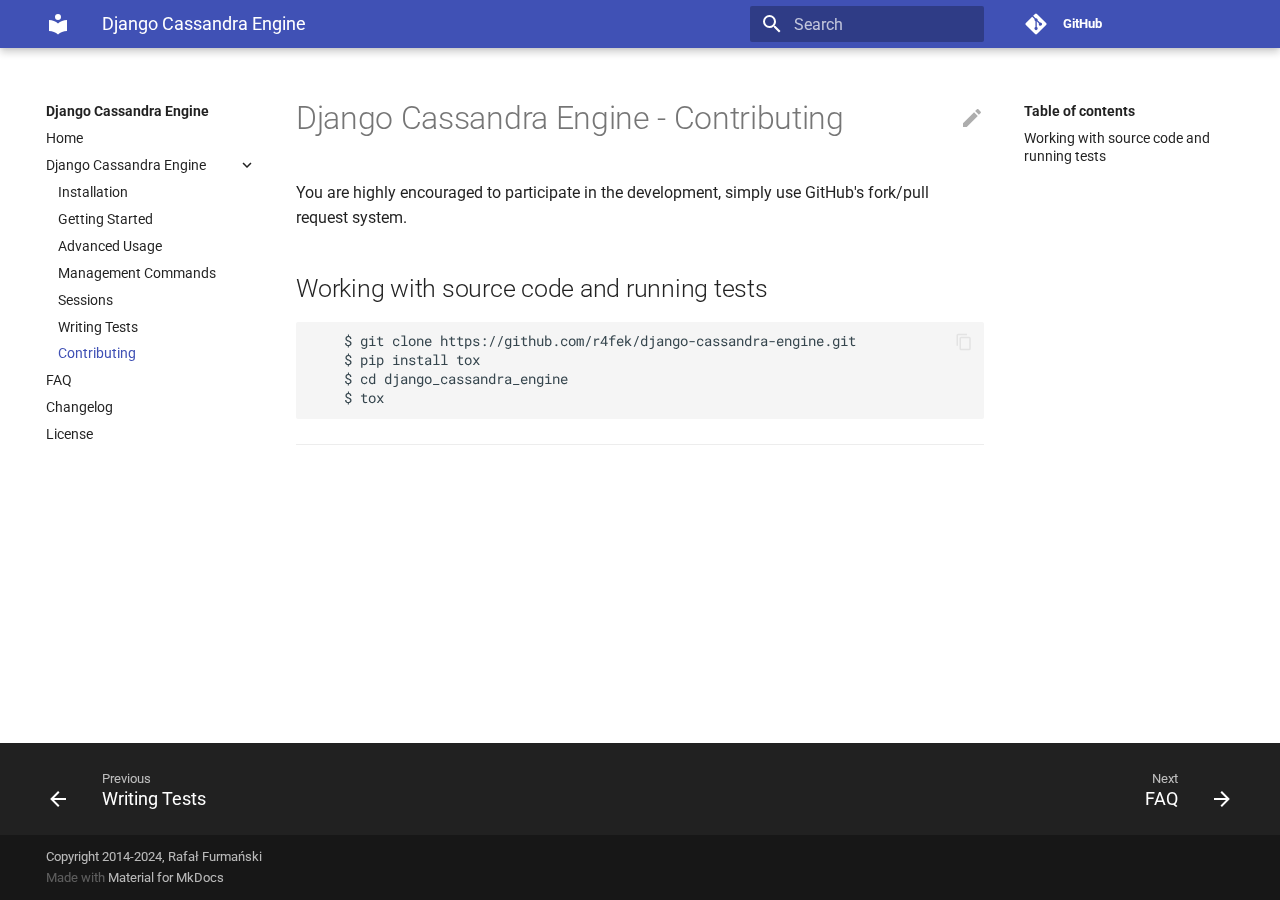
<file: guide/contributing/index.html>
<!doctype html>
<html lang="en" class="no-js">
  <head>
    
      <meta charset="utf-8">
      <meta name="viewport" content="width=device-width,initial-scale=1">
      
        <meta name="description" content="Apache Cassandra Database Wrapper for Django">
      
      
      
        <meta name="author" content="Rafał Furmański">
      
      
        <link rel="canonical" href="https://r4fek.github.io/django-cassandra-engine/guide/contributing/">
      
      <link rel="shortcut icon" href="../../assets/images/favicon.png">
      <meta name="generator" content="mkdocs-1.2.4, mkdocs-material-7.0.0">
    
    
      
        <title>Contributing - Django Cassandra Engine</title>
      
    
    
      <link rel="stylesheet" href="../../assets/stylesheets/main.a3f8f96a.min.css">
      
        
        <link rel="stylesheet" href="../../assets/stylesheets/palette.7fa14f5b.min.css">
        
      
    
    
    
      
        
        <link rel="preconnect" href="https://fonts.gstatic.com" crossorigin>
        <link rel="stylesheet" href="https://fonts.googleapis.com/css?family=Roboto:300,400,400i,700%7CRoboto+Mono&display=fallback">
        <style>:root{--md-text-font-family:"Roboto";--md-code-font-family:"Roboto Mono"}</style>
      
    
    
    
    
      
        
<script>window.ga=window.ga||function(){(ga.q=ga.q||[]).push(arguments)},ga.l=+new Date,ga("create","UA-38726443-3","auto"),ga("set","anonymizeIp",!0),ga("send","pageview"),document.addEventListener("DOMContentLoaded",function(){document.forms.search&&document.forms.search.query.addEventListener("blur",function(){var e;this.value&&(e=document.location.pathname,ga("send","pageview",e+"?q="+this.value))}),"undefined"!=typeof location$&&location$.subscribe(function(e){ga("send","pageview",e.pathname)})})</script>
<script async src="https://www.google-analytics.com/analytics.js"></script>
      
    
    
  </head>
  
  
    
    
    
    
    
    <body dir="ltr" data-md-color-scheme="" data-md-color-primary="none" data-md-color-accent="none">
      
  
    
    <input class="md-toggle" data-md-toggle="drawer" type="checkbox" id="__drawer" autocomplete="off">
    <input class="md-toggle" data-md-toggle="search" type="checkbox" id="__search" autocomplete="off">
    <label class="md-overlay" for="__drawer"></label>
    <div data-md-component="skip">
      
        
        <a href="#django-cassandra-engine-contributing" class="md-skip">
          Skip to content
        </a>
      
    </div>
    <div data-md-component="announce">
      
    </div>
    
      

<header class="md-header" data-md-component="header">
  <nav class="md-header__inner md-grid" aria-label="Header">
    <a href="https://r4fek.github.io/django-cassandra-engine/" title="Django Cassandra Engine" class="md-header__button md-logo" aria-label="Django Cassandra Engine">
      
  
  <svg xmlns="http://www.w3.org/2000/svg" viewBox="0 0 24 24"><path d="M12 8a3 3 0 0 0 3-3 3 3 0 0 0-3-3 3 3 0 0 0-3 3 3 3 0 0 0 3 3m0 3.54C9.64 9.35 6.5 8 3 8v11c3.5 0 6.64 1.35 9 3.54 2.36-2.19 5.5-3.54 9-3.54V8c-3.5 0-6.64 1.35-9 3.54z"/></svg>

    </a>
    <label class="md-header__button md-icon" for="__drawer">
      <svg xmlns="http://www.w3.org/2000/svg" viewBox="0 0 24 24"><path d="M3 6h18v2H3V6m0 5h18v2H3v-2m0 5h18v2H3v-2z"/></svg>
    </label>
    <div class="md-header__title" data-md-component="header-title">
      <div class="md-header__ellipsis">
        <div class="md-header__topic">
          <span class="md-ellipsis">
            Django Cassandra Engine
          </span>
        </div>
        <div class="md-header__topic" data-md-component="header-topic">
          <span class="md-ellipsis">
            
              Contributing
            
          </span>
        </div>
      </div>
    </div>
    <div class="md-header__options">
      
    </div>
    
      <label class="md-header__button md-icon" for="__search">
        <svg xmlns="http://www.w3.org/2000/svg" viewBox="0 0 24 24"><path d="M9.5 3A6.5 6.5 0 0 1 16 9.5c0 1.61-.59 3.09-1.56 4.23l.27.27h.79l5 5-1.5 1.5-5-5v-.79l-.27-.27A6.516 6.516 0 0 1 9.5 16 6.5 6.5 0 0 1 3 9.5 6.5 6.5 0 0 1 9.5 3m0 2C7 5 5 7 5 9.5S7 14 9.5 14 14 12 14 9.5 12 5 9.5 5z"/></svg>
      </label>
      
<div class="md-search" data-md-component="search" role="dialog">
  <label class="md-search__overlay" for="__search"></label>
  <div class="md-search__inner" role="search">
    <form class="md-search__form" name="search">
      <input type="text" class="md-search__input" name="query" aria-label="Search" placeholder="Search" autocapitalize="off" autocorrect="off" autocomplete="off" spellcheck="false" data-md-component="search-query" data-md-state="active" required>
      <label class="md-search__icon md-icon" for="__search">
        <svg xmlns="http://www.w3.org/2000/svg" viewBox="0 0 24 24"><path d="M9.5 3A6.5 6.5 0 0 1 16 9.5c0 1.61-.59 3.09-1.56 4.23l.27.27h.79l5 5-1.5 1.5-5-5v-.79l-.27-.27A6.516 6.516 0 0 1 9.5 16 6.5 6.5 0 0 1 3 9.5 6.5 6.5 0 0 1 9.5 3m0 2C7 5 5 7 5 9.5S7 14 9.5 14 14 12 14 9.5 12 5 9.5 5z"/></svg>
        <svg xmlns="http://www.w3.org/2000/svg" viewBox="0 0 24 24"><path d="M20 11v2H8l5.5 5.5-1.42 1.42L4.16 12l7.92-7.92L13.5 5.5 8 11h12z"/></svg>
      </label>
      <button type="reset" class="md-search__icon md-icon" aria-label="Clear" tabindex="-1">
        <svg xmlns="http://www.w3.org/2000/svg" viewBox="0 0 24 24"><path d="M19 6.41L17.59 5 12 10.59 6.41 5 5 6.41 10.59 12 5 17.59 6.41 19 12 13.41 17.59 19 19 17.59 13.41 12 19 6.41z"/></svg>
      </button>
    </form>
    <div class="md-search__output">
      <div class="md-search__scrollwrap" data-md-scrollfix>
        <div class="md-search-result" data-md-component="search-result">
          <div class="md-search-result__meta">
            Initializing search
          </div>
          <ol class="md-search-result__list"></ol>
        </div>
      </div>
    </div>
  </div>
</div>
    
    
      <div class="md-header__source">
        
<a href="https://github.com/r4fek/django-cassandra-engine/" title="Go to repository" class="md-source" data-md-component="source">
  <div class="md-source__icon md-icon">
    
    <svg xmlns="http://www.w3.org/2000/svg" viewBox="0 0 448 512"><path d="M439.55 236.05L244 40.45a28.87 28.87 0 0 0-40.81 0l-40.66 40.63 51.52 51.52c27.06-9.14 52.68 16.77 43.39 43.68l49.66 49.66c34.23-11.8 61.18 31 35.47 56.69-26.49 26.49-70.21-2.87-56-37.34L240.22 199v121.85c25.3 12.54 22.26 41.85 9.08 55a34.34 34.34 0 0 1-48.55 0c-17.57-17.6-11.07-46.91 11.25-56v-123c-20.8-8.51-24.6-30.74-18.64-45L142.57 101 8.45 235.14a28.86 28.86 0 0 0 0 40.81l195.61 195.6a28.86 28.86 0 0 0 40.8 0l194.69-194.69a28.86 28.86 0 0 0 0-40.81z"/></svg>
  </div>
  <div class="md-source__repository">
    GitHub
  </div>
</a>
      </div>
    
  </nav>
</header>
    
    <div class="md-container" data-md-component="container">
      
      
        
      
      <main class="md-main" data-md-component="main">
        <div class="md-main__inner md-grid">
          
            
              
              <div class="md-sidebar md-sidebar--primary" data-md-component="sidebar" data-md-type="navigation" >
                <div class="md-sidebar__scrollwrap">
                  <div class="md-sidebar__inner">
                    




<nav class="md-nav md-nav--primary" aria-label="Navigation" data-md-level="0">
  <label class="md-nav__title" for="__drawer">
    <a href="https://r4fek.github.io/django-cassandra-engine/" title="Django Cassandra Engine" class="md-nav__button md-logo" aria-label="Django Cassandra Engine">
      
  
  <svg xmlns="http://www.w3.org/2000/svg" viewBox="0 0 24 24"><path d="M12 8a3 3 0 0 0 3-3 3 3 0 0 0-3-3 3 3 0 0 0-3 3 3 3 0 0 0 3 3m0 3.54C9.64 9.35 6.5 8 3 8v11c3.5 0 6.64 1.35 9 3.54 2.36-2.19 5.5-3.54 9-3.54V8c-3.5 0-6.64 1.35-9 3.54z"/></svg>

    </a>
    Django Cassandra Engine
  </label>
  
    <div class="md-nav__source">
      
<a href="https://github.com/r4fek/django-cassandra-engine/" title="Go to repository" class="md-source" data-md-component="source">
  <div class="md-source__icon md-icon">
    
    <svg xmlns="http://www.w3.org/2000/svg" viewBox="0 0 448 512"><path d="M439.55 236.05L244 40.45a28.87 28.87 0 0 0-40.81 0l-40.66 40.63 51.52 51.52c27.06-9.14 52.68 16.77 43.39 43.68l49.66 49.66c34.23-11.8 61.18 31 35.47 56.69-26.49 26.49-70.21-2.87-56-37.34L240.22 199v121.85c25.3 12.54 22.26 41.85 9.08 55a34.34 34.34 0 0 1-48.55 0c-17.57-17.6-11.07-46.91 11.25-56v-123c-20.8-8.51-24.6-30.74-18.64-45L142.57 101 8.45 235.14a28.86 28.86 0 0 0 0 40.81l195.61 195.6a28.86 28.86 0 0 0 40.8 0l194.69-194.69a28.86 28.86 0 0 0 0-40.81z"/></svg>
  </div>
  <div class="md-source__repository">
    GitHub
  </div>
</a>
    </div>
  
  <ul class="md-nav__list" data-md-scrollfix>
    
      
      
      

  
  
  
    <li class="md-nav__item">
      <a href="../.." class="md-nav__link">
        Home
      </a>
    </li>
  

    
      
      
      

  
  
    
  
  
    
    <li class="md-nav__item md-nav__item--active md-nav__item--nested">
      
      
        <input class="md-nav__toggle md-toggle" data-md-toggle="nav-2" type="checkbox" id="nav-2" checked>
      
      <label class="md-nav__link" for="nav-2">
        Django Cassandra Engine
        <span class="md-nav__icon md-icon"></span>
      </label>
      <nav class="md-nav" aria-label="Django Cassandra Engine" data-md-level="1">
        <label class="md-nav__title" for="nav-2">
          <span class="md-nav__icon md-icon"></span>
          Django Cassandra Engine
        </label>
        <ul class="md-nav__list" data-md-scrollfix>
          
          
            
  
  
  
    <li class="md-nav__item">
      <a href="../installation/" class="md-nav__link">
        Installation
      </a>
    </li>
  

          
            
  
  
  
    <li class="md-nav__item">
      <a href="../getting_started/" class="md-nav__link">
        Getting Started
      </a>
    </li>
  

          
            
  
  
  
    <li class="md-nav__item">
      <a href="../advanced_usage/" class="md-nav__link">
        Advanced Usage
      </a>
    </li>
  

          
            
  
  
  
    <li class="md-nav__item">
      <a href="../management_commands/" class="md-nav__link">
        Management Commands
      </a>
    </li>
  

          
            
  
  
  
    <li class="md-nav__item">
      <a href="../sessions/" class="md-nav__link">
        Sessions
      </a>
    </li>
  

          
            
  
  
  
    <li class="md-nav__item">
      <a href="../tests/" class="md-nav__link">
        Writing Tests
      </a>
    </li>
  

          
            
  
  
    
  
  
    <li class="md-nav__item md-nav__item--active">
      
      <input class="md-nav__toggle md-toggle" data-md-toggle="toc" type="checkbox" id="__toc">
      
        
      
      
        <label class="md-nav__link md-nav__link--active" for="__toc">
          Contributing
          <span class="md-nav__icon md-icon"></span>
        </label>
      
      <a href="./" class="md-nav__link md-nav__link--active">
        Contributing
      </a>
      
        
<nav class="md-nav md-nav--secondary" aria-label="Table of contents">
  
  
    
  
  
    <label class="md-nav__title" for="__toc">
      <span class="md-nav__icon md-icon"></span>
      Table of contents
    </label>
    <ul class="md-nav__list" data-md-component="toc" data-md-scrollfix>
      
        <li class="md-nav__item">
  <a href="#working-with-source-code-and-running-tests" class="md-nav__link">
    Working with source code and running tests
  </a>
  
</li>
      
    </ul>
  
</nav>
      
    </li>
  

          
        </ul>
      </nav>
    </li>
  

    
      
      
      

  
  
  
    <li class="md-nav__item">
      <a href="../../faq/" class="md-nav__link">
        FAQ
      </a>
    </li>
  

    
      
      
      

  
  
  
    <li class="md-nav__item">
      <a href="../../changelog/" class="md-nav__link">
        Changelog
      </a>
    </li>
  

    
      
      
      

  
  
  
    <li class="md-nav__item">
      <a href="../../license/" class="md-nav__link">
        License
      </a>
    </li>
  

    
  </ul>
</nav>
                  </div>
                </div>
              </div>
            
            
              
              <div class="md-sidebar md-sidebar--secondary" data-md-component="sidebar" data-md-type="toc" >
                <div class="md-sidebar__scrollwrap">
                  <div class="md-sidebar__inner">
                    
<nav class="md-nav md-nav--secondary" aria-label="Table of contents">
  
  
    
  
  
    <label class="md-nav__title" for="__toc">
      <span class="md-nav__icon md-icon"></span>
      Table of contents
    </label>
    <ul class="md-nav__list" data-md-component="toc" data-md-scrollfix>
      
        <li class="md-nav__item">
  <a href="#working-with-source-code-and-running-tests" class="md-nav__link">
    Working with source code and running tests
  </a>
  
</li>
      
    </ul>
  
</nav>
                  </div>
                </div>
              </div>
            
          
          <div class="md-content" data-md-component="content">
            <article class="md-content__inner md-typeset">
              
                
                  <a href="https://github.com/r4fek/django-cassandra-engine/edit/master/docs/guide/contributing.md" title="Edit this page" class="md-content__button md-icon">
                    <svg xmlns="http://www.w3.org/2000/svg" viewBox="0 0 24 24"><path d="M20.71 7.04c.39-.39.39-1.04 0-1.41l-2.34-2.34c-.37-.39-1.02-.39-1.41 0l-1.84 1.83 3.75 3.75M3 17.25V21h3.75L17.81 9.93l-3.75-3.75L3 17.25z"/></svg>
                  </a>
                
                
                <h1 id="django-cassandra-engine-contributing">Django Cassandra Engine - Contributing<a class="headerlink" href="#django-cassandra-engine-contributing" title="Permanent link">#</a></h1>
<p>You are highly encouraged to participate in the development,
simply use GitHub's fork/pull request system.</p>
<h2 id="working-with-source-code-and-running-tests">Working with source code and running tests<a class="headerlink" href="#working-with-source-code-and-running-tests" title="Permanent link">#</a></h2>
<div class="codehilite"><pre><span></span><code><span class="w">    </span>$<span class="w"> </span>git<span class="w"> </span>clone<span class="w"> </span>https://github.com/r4fek/django-cassandra-engine.git
<span class="w">    </span>$<span class="w"> </span>pip<span class="w"> </span>install<span class="w"> </span>tox
<span class="w">    </span>$<span class="w"> </span><span class="nb">cd</span><span class="w"> </span>django_cassandra_engine
<span class="w">    </span>$<span class="w"> </span>tox
</code></pre></div>

<hr />
                
              
              
                


              
            </article>
          </div>
        </div>
      </main>
      
        
<footer class="md-footer">
  
    <nav class="md-footer__inner md-grid" aria-label="Footer">
      
        <a href="../tests/" class="md-footer__link md-footer__link--prev" rel="prev">
          <div class="md-footer__button md-icon">
            <svg xmlns="http://www.w3.org/2000/svg" viewBox="0 0 24 24"><path d="M20 11v2H8l5.5 5.5-1.42 1.42L4.16 12l7.92-7.92L13.5 5.5 8 11h12z"/></svg>
          </div>
          <div class="md-footer__title">
            <div class="md-ellipsis">
              <span class="md-footer__direction">
                Previous
              </span>
              Writing Tests
            </div>
          </div>
        </a>
      
      
        <a href="../../faq/" class="md-footer__link md-footer__link--next" rel="next">
          <div class="md-footer__title">
            <div class="md-ellipsis">
              <span class="md-footer__direction">
                Next
              </span>
              FAQ
            </div>
          </div>
          <div class="md-footer__button md-icon">
            <svg xmlns="http://www.w3.org/2000/svg" viewBox="0 0 24 24"><path d="M4 11v2h12l-5.5 5.5 1.42 1.42L19.84 12l-7.92-7.92L10.5 5.5 16 11H4z"/></svg>
          </div>
        </a>
      
    </nav>
  
  <div class="md-footer-meta md-typeset">
    <div class="md-footer-meta__inner md-grid">
      <div class="md-footer-copyright">
        
          <div class="md-footer-copyright__highlight">
            Copyright 2014-2024, <a href="https://linkedin.com/in/furmanski" title="Rafał Furmański" target="_blank">Rafał Furmański</a>
          </div>
        
        Made with
        <a href="https://squidfunk.github.io/mkdocs-material/" target="_blank" rel="noopener">
          Material for MkDocs
        </a>
      </div>
      
    </div>
  </div>
</footer>
      
    </div>
    <div class="md-dialog" data-md-component="dialog">
      <div class="md-dialog__inner md-typeset"></div>
    </div>
    <script id="__config" type="application/json">{"base": "../..", "features": [], "translations": {"clipboard.copy": "Copy to clipboard", "clipboard.copied": "Copied to clipboard", "search.config.lang": "en", "search.config.pipeline": "trimmer, stopWordFilter", "search.config.separator": "[\\s\\-]+", "search.placeholder": "Search", "search.result.placeholder": "Type to start searching", "search.result.none": "No matching documents", "search.result.one": "1 matching document", "search.result.other": "# matching documents", "search.result.more.one": "1 more on this page", "search.result.more.other": "# more on this page", "search.result.term.missing": "Missing"}, "search": "../../assets/javascripts/workers/search.217ffd95.min.js", "version": "1.9.0"}</script>
    
    
      <script src="../../assets/javascripts/bundle.926459b3.min.js"></script>
      
    
  </body>
</html>
</file>
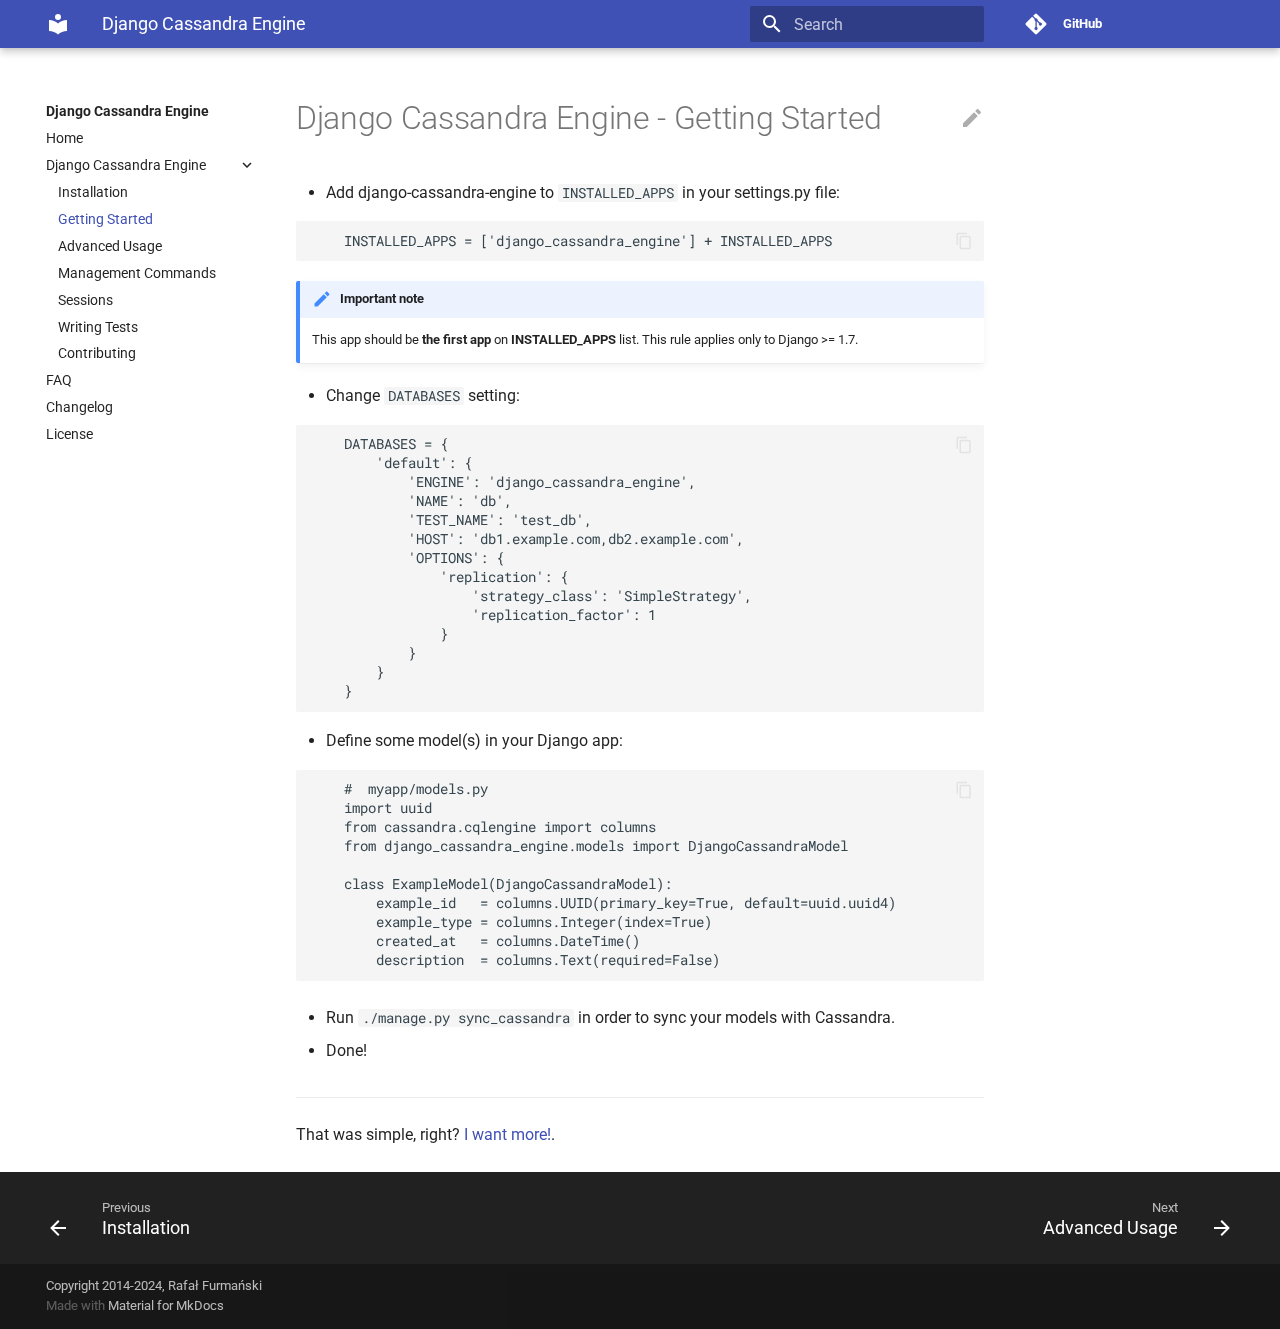
<file: guide/getting_started/index.html>
<!doctype html>
<html lang="en" class="no-js">
  <head>
    
      <meta charset="utf-8">
      <meta name="viewport" content="width=device-width,initial-scale=1">
      
        <meta name="description" content="Apache Cassandra Database Wrapper for Django">
      
      
      
        <meta name="author" content="Rafał Furmański">
      
      
        <link rel="canonical" href="https://r4fek.github.io/django-cassandra-engine/guide/getting_started/">
      
      <link rel="shortcut icon" href="../../assets/images/favicon.png">
      <meta name="generator" content="mkdocs-1.2.4, mkdocs-material-7.0.0">
    
    
      
        <title>Getting Started - Django Cassandra Engine</title>
      
    
    
      <link rel="stylesheet" href="../../assets/stylesheets/main.a3f8f96a.min.css">
      
        
        <link rel="stylesheet" href="../../assets/stylesheets/palette.7fa14f5b.min.css">
        
      
    
    
    
      
        
        <link rel="preconnect" href="https://fonts.gstatic.com" crossorigin>
        <link rel="stylesheet" href="https://fonts.googleapis.com/css?family=Roboto:300,400,400i,700%7CRoboto+Mono&display=fallback">
        <style>:root{--md-text-font-family:"Roboto";--md-code-font-family:"Roboto Mono"}</style>
      
    
    
    
    
      
        
<script>window.ga=window.ga||function(){(ga.q=ga.q||[]).push(arguments)},ga.l=+new Date,ga("create","UA-38726443-3","auto"),ga("set","anonymizeIp",!0),ga("send","pageview"),document.addEventListener("DOMContentLoaded",function(){document.forms.search&&document.forms.search.query.addEventListener("blur",function(){var e;this.value&&(e=document.location.pathname,ga("send","pageview",e+"?q="+this.value))}),"undefined"!=typeof location$&&location$.subscribe(function(e){ga("send","pageview",e.pathname)})})</script>
<script async src="https://www.google-analytics.com/analytics.js"></script>
      
    
    
  </head>
  
  
    
    
    
    
    
    <body dir="ltr" data-md-color-scheme="" data-md-color-primary="none" data-md-color-accent="none">
      
  
    
    <input class="md-toggle" data-md-toggle="drawer" type="checkbox" id="__drawer" autocomplete="off">
    <input class="md-toggle" data-md-toggle="search" type="checkbox" id="__search" autocomplete="off">
    <label class="md-overlay" for="__drawer"></label>
    <div data-md-component="skip">
      
        
        <a href="#django-cassandra-engine-getting-started" class="md-skip">
          Skip to content
        </a>
      
    </div>
    <div data-md-component="announce">
      
    </div>
    
      

<header class="md-header" data-md-component="header">
  <nav class="md-header__inner md-grid" aria-label="Header">
    <a href="https://r4fek.github.io/django-cassandra-engine/" title="Django Cassandra Engine" class="md-header__button md-logo" aria-label="Django Cassandra Engine">
      
  
  <svg xmlns="http://www.w3.org/2000/svg" viewBox="0 0 24 24"><path d="M12 8a3 3 0 0 0 3-3 3 3 0 0 0-3-3 3 3 0 0 0-3 3 3 3 0 0 0 3 3m0 3.54C9.64 9.35 6.5 8 3 8v11c3.5 0 6.64 1.35 9 3.54 2.36-2.19 5.5-3.54 9-3.54V8c-3.5 0-6.64 1.35-9 3.54z"/></svg>

    </a>
    <label class="md-header__button md-icon" for="__drawer">
      <svg xmlns="http://www.w3.org/2000/svg" viewBox="0 0 24 24"><path d="M3 6h18v2H3V6m0 5h18v2H3v-2m0 5h18v2H3v-2z"/></svg>
    </label>
    <div class="md-header__title" data-md-component="header-title">
      <div class="md-header__ellipsis">
        <div class="md-header__topic">
          <span class="md-ellipsis">
            Django Cassandra Engine
          </span>
        </div>
        <div class="md-header__topic" data-md-component="header-topic">
          <span class="md-ellipsis">
            
              Getting Started
            
          </span>
        </div>
      </div>
    </div>
    <div class="md-header__options">
      
    </div>
    
      <label class="md-header__button md-icon" for="__search">
        <svg xmlns="http://www.w3.org/2000/svg" viewBox="0 0 24 24"><path d="M9.5 3A6.5 6.5 0 0 1 16 9.5c0 1.61-.59 3.09-1.56 4.23l.27.27h.79l5 5-1.5 1.5-5-5v-.79l-.27-.27A6.516 6.516 0 0 1 9.5 16 6.5 6.5 0 0 1 3 9.5 6.5 6.5 0 0 1 9.5 3m0 2C7 5 5 7 5 9.5S7 14 9.5 14 14 12 14 9.5 12 5 9.5 5z"/></svg>
      </label>
      
<div class="md-search" data-md-component="search" role="dialog">
  <label class="md-search__overlay" for="__search"></label>
  <div class="md-search__inner" role="search">
    <form class="md-search__form" name="search">
      <input type="text" class="md-search__input" name="query" aria-label="Search" placeholder="Search" autocapitalize="off" autocorrect="off" autocomplete="off" spellcheck="false" data-md-component="search-query" data-md-state="active" required>
      <label class="md-search__icon md-icon" for="__search">
        <svg xmlns="http://www.w3.org/2000/svg" viewBox="0 0 24 24"><path d="M9.5 3A6.5 6.5 0 0 1 16 9.5c0 1.61-.59 3.09-1.56 4.23l.27.27h.79l5 5-1.5 1.5-5-5v-.79l-.27-.27A6.516 6.516 0 0 1 9.5 16 6.5 6.5 0 0 1 3 9.5 6.5 6.5 0 0 1 9.5 3m0 2C7 5 5 7 5 9.5S7 14 9.5 14 14 12 14 9.5 12 5 9.5 5z"/></svg>
        <svg xmlns="http://www.w3.org/2000/svg" viewBox="0 0 24 24"><path d="M20 11v2H8l5.5 5.5-1.42 1.42L4.16 12l7.92-7.92L13.5 5.5 8 11h12z"/></svg>
      </label>
      <button type="reset" class="md-search__icon md-icon" aria-label="Clear" tabindex="-1">
        <svg xmlns="http://www.w3.org/2000/svg" viewBox="0 0 24 24"><path d="M19 6.41L17.59 5 12 10.59 6.41 5 5 6.41 10.59 12 5 17.59 6.41 19 12 13.41 17.59 19 19 17.59 13.41 12 19 6.41z"/></svg>
      </button>
    </form>
    <div class="md-search__output">
      <div class="md-search__scrollwrap" data-md-scrollfix>
        <div class="md-search-result" data-md-component="search-result">
          <div class="md-search-result__meta">
            Initializing search
          </div>
          <ol class="md-search-result__list"></ol>
        </div>
      </div>
    </div>
  </div>
</div>
    
    
      <div class="md-header__source">
        
<a href="https://github.com/r4fek/django-cassandra-engine/" title="Go to repository" class="md-source" data-md-component="source">
  <div class="md-source__icon md-icon">
    
    <svg xmlns="http://www.w3.org/2000/svg" viewBox="0 0 448 512"><path d="M439.55 236.05L244 40.45a28.87 28.87 0 0 0-40.81 0l-40.66 40.63 51.52 51.52c27.06-9.14 52.68 16.77 43.39 43.68l49.66 49.66c34.23-11.8 61.18 31 35.47 56.69-26.49 26.49-70.21-2.87-56-37.34L240.22 199v121.85c25.3 12.54 22.26 41.85 9.08 55a34.34 34.34 0 0 1-48.55 0c-17.57-17.6-11.07-46.91 11.25-56v-123c-20.8-8.51-24.6-30.74-18.64-45L142.57 101 8.45 235.14a28.86 28.86 0 0 0 0 40.81l195.61 195.6a28.86 28.86 0 0 0 40.8 0l194.69-194.69a28.86 28.86 0 0 0 0-40.81z"/></svg>
  </div>
  <div class="md-source__repository">
    GitHub
  </div>
</a>
      </div>
    
  </nav>
</header>
    
    <div class="md-container" data-md-component="container">
      
      
        
      
      <main class="md-main" data-md-component="main">
        <div class="md-main__inner md-grid">
          
            
              
              <div class="md-sidebar md-sidebar--primary" data-md-component="sidebar" data-md-type="navigation" >
                <div class="md-sidebar__scrollwrap">
                  <div class="md-sidebar__inner">
                    




<nav class="md-nav md-nav--primary" aria-label="Navigation" data-md-level="0">
  <label class="md-nav__title" for="__drawer">
    <a href="https://r4fek.github.io/django-cassandra-engine/" title="Django Cassandra Engine" class="md-nav__button md-logo" aria-label="Django Cassandra Engine">
      
  
  <svg xmlns="http://www.w3.org/2000/svg" viewBox="0 0 24 24"><path d="M12 8a3 3 0 0 0 3-3 3 3 0 0 0-3-3 3 3 0 0 0-3 3 3 3 0 0 0 3 3m0 3.54C9.64 9.35 6.5 8 3 8v11c3.5 0 6.64 1.35 9 3.54 2.36-2.19 5.5-3.54 9-3.54V8c-3.5 0-6.64 1.35-9 3.54z"/></svg>

    </a>
    Django Cassandra Engine
  </label>
  
    <div class="md-nav__source">
      
<a href="https://github.com/r4fek/django-cassandra-engine/" title="Go to repository" class="md-source" data-md-component="source">
  <div class="md-source__icon md-icon">
    
    <svg xmlns="http://www.w3.org/2000/svg" viewBox="0 0 448 512"><path d="M439.55 236.05L244 40.45a28.87 28.87 0 0 0-40.81 0l-40.66 40.63 51.52 51.52c27.06-9.14 52.68 16.77 43.39 43.68l49.66 49.66c34.23-11.8 61.18 31 35.47 56.69-26.49 26.49-70.21-2.87-56-37.34L240.22 199v121.85c25.3 12.54 22.26 41.85 9.08 55a34.34 34.34 0 0 1-48.55 0c-17.57-17.6-11.07-46.91 11.25-56v-123c-20.8-8.51-24.6-30.74-18.64-45L142.57 101 8.45 235.14a28.86 28.86 0 0 0 0 40.81l195.61 195.6a28.86 28.86 0 0 0 40.8 0l194.69-194.69a28.86 28.86 0 0 0 0-40.81z"/></svg>
  </div>
  <div class="md-source__repository">
    GitHub
  </div>
</a>
    </div>
  
  <ul class="md-nav__list" data-md-scrollfix>
    
      
      
      

  
  
  
    <li class="md-nav__item">
      <a href="../.." class="md-nav__link">
        Home
      </a>
    </li>
  

    
      
      
      

  
  
    
  
  
    
    <li class="md-nav__item md-nav__item--active md-nav__item--nested">
      
      
        <input class="md-nav__toggle md-toggle" data-md-toggle="nav-2" type="checkbox" id="nav-2" checked>
      
      <label class="md-nav__link" for="nav-2">
        Django Cassandra Engine
        <span class="md-nav__icon md-icon"></span>
      </label>
      <nav class="md-nav" aria-label="Django Cassandra Engine" data-md-level="1">
        <label class="md-nav__title" for="nav-2">
          <span class="md-nav__icon md-icon"></span>
          Django Cassandra Engine
        </label>
        <ul class="md-nav__list" data-md-scrollfix>
          
          
            
  
  
  
    <li class="md-nav__item">
      <a href="../installation/" class="md-nav__link">
        Installation
      </a>
    </li>
  

          
            
  
  
    
  
  
    <li class="md-nav__item md-nav__item--active">
      
      <input class="md-nav__toggle md-toggle" data-md-toggle="toc" type="checkbox" id="__toc">
      
        
      
      
      <a href="./" class="md-nav__link md-nav__link--active">
        Getting Started
      </a>
      
    </li>
  

          
            
  
  
  
    <li class="md-nav__item">
      <a href="../advanced_usage/" class="md-nav__link">
        Advanced Usage
      </a>
    </li>
  

          
            
  
  
  
    <li class="md-nav__item">
      <a href="../management_commands/" class="md-nav__link">
        Management Commands
      </a>
    </li>
  

          
            
  
  
  
    <li class="md-nav__item">
      <a href="../sessions/" class="md-nav__link">
        Sessions
      </a>
    </li>
  

          
            
  
  
  
    <li class="md-nav__item">
      <a href="../tests/" class="md-nav__link">
        Writing Tests
      </a>
    </li>
  

          
            
  
  
  
    <li class="md-nav__item">
      <a href="../contributing/" class="md-nav__link">
        Contributing
      </a>
    </li>
  

          
        </ul>
      </nav>
    </li>
  

    
      
      
      

  
  
  
    <li class="md-nav__item">
      <a href="../../faq/" class="md-nav__link">
        FAQ
      </a>
    </li>
  

    
      
      
      

  
  
  
    <li class="md-nav__item">
      <a href="../../changelog/" class="md-nav__link">
        Changelog
      </a>
    </li>
  

    
      
      
      

  
  
  
    <li class="md-nav__item">
      <a href="../../license/" class="md-nav__link">
        License
      </a>
    </li>
  

    
  </ul>
</nav>
                  </div>
                </div>
              </div>
            
            
              
              <div class="md-sidebar md-sidebar--secondary" data-md-component="sidebar" data-md-type="toc" >
                <div class="md-sidebar__scrollwrap">
                  <div class="md-sidebar__inner">
                    
<nav class="md-nav md-nav--secondary" aria-label="Table of contents">
  
  
    
  
  
</nav>
                  </div>
                </div>
              </div>
            
          
          <div class="md-content" data-md-component="content">
            <article class="md-content__inner md-typeset">
              
                
                  <a href="https://github.com/r4fek/django-cassandra-engine/edit/master/docs/guide/getting_started.md" title="Edit this page" class="md-content__button md-icon">
                    <svg xmlns="http://www.w3.org/2000/svg" viewBox="0 0 24 24"><path d="M20.71 7.04c.39-.39.39-1.04 0-1.41l-2.34-2.34c-.37-.39-1.02-.39-1.41 0l-1.84 1.83 3.75 3.75M3 17.25V21h3.75L17.81 9.93l-3.75-3.75L3 17.25z"/></svg>
                  </a>
                
                
                <h1 id="django-cassandra-engine-getting-started">Django Cassandra Engine - Getting Started<a class="headerlink" href="#django-cassandra-engine-getting-started" title="Permanent link">#</a></h1>
<ul>
<li>Add django-cassandra-engine to <code>INSTALLED_APPS</code> in your settings.py file:</li>
</ul>
<div class="codehilite"><pre><span></span><code>    <span class="n">INSTALLED_APPS</span> <span class="o">=</span> <span class="p">[</span><span class="s1">&#39;django_cassandra_engine&#39;</span><span class="p">]</span> <span class="o">+</span> <span class="n">INSTALLED_APPS</span>
</code></pre></div>

<div class="admonition note">
<p class="admonition-title">Important note</p>
<p>This app should be <strong>the first app</strong> on <strong>INSTALLED_APPS</strong> list.
This rule applies only to Django &gt;= 1.7.</p>
</div>
<ul>
<li>Change <code>DATABASES</code> setting:</li>
</ul>
<div class="codehilite"><pre><span></span><code>    <span class="n">DATABASES</span> <span class="o">=</span> <span class="p">{</span>
        <span class="s1">&#39;default&#39;</span><span class="p">:</span> <span class="p">{</span>
            <span class="s1">&#39;ENGINE&#39;</span><span class="p">:</span> <span class="s1">&#39;django_cassandra_engine&#39;</span><span class="p">,</span>
            <span class="s1">&#39;NAME&#39;</span><span class="p">:</span> <span class="s1">&#39;db&#39;</span><span class="p">,</span>
            <span class="s1">&#39;TEST_NAME&#39;</span><span class="p">:</span> <span class="s1">&#39;test_db&#39;</span><span class="p">,</span>
            <span class="s1">&#39;HOST&#39;</span><span class="p">:</span> <span class="s1">&#39;db1.example.com,db2.example.com&#39;</span><span class="p">,</span>
            <span class="s1">&#39;OPTIONS&#39;</span><span class="p">:</span> <span class="p">{</span>
                <span class="s1">&#39;replication&#39;</span><span class="p">:</span> <span class="p">{</span>
                    <span class="s1">&#39;strategy_class&#39;</span><span class="p">:</span> <span class="s1">&#39;SimpleStrategy&#39;</span><span class="p">,</span>
                    <span class="s1">&#39;replication_factor&#39;</span><span class="p">:</span> <span class="mi">1</span>
                <span class="p">}</span>
            <span class="p">}</span>
        <span class="p">}</span>
    <span class="p">}</span>
</code></pre></div>

<ul>
<li>Define some model(s) in your Django app:</li>
</ul>
<div class="codehilite"><pre><span></span><code>    <span class="c1">#  myapp/models.py</span>
    <span class="kn">import</span> <span class="nn">uuid</span>
    <span class="kn">from</span> <span class="nn">cassandra.cqlengine</span> <span class="kn">import</span> <span class="n">columns</span>
    <span class="kn">from</span> <span class="nn">django_cassandra_engine.models</span> <span class="kn">import</span> <span class="n">DjangoCassandraModel</span>

    <span class="k">class</span> <span class="nc">ExampleModel</span><span class="p">(</span><span class="n">DjangoCassandraModel</span><span class="p">):</span>
        <span class="n">example_id</span>   <span class="o">=</span> <span class="n">columns</span><span class="o">.</span><span class="n">UUID</span><span class="p">(</span><span class="n">primary_key</span><span class="o">=</span><span class="kc">True</span><span class="p">,</span> <span class="n">default</span><span class="o">=</span><span class="n">uuid</span><span class="o">.</span><span class="n">uuid4</span><span class="p">)</span>
        <span class="n">example_type</span> <span class="o">=</span> <span class="n">columns</span><span class="o">.</span><span class="n">Integer</span><span class="p">(</span><span class="n">index</span><span class="o">=</span><span class="kc">True</span><span class="p">)</span>
        <span class="n">created_at</span>   <span class="o">=</span> <span class="n">columns</span><span class="o">.</span><span class="n">DateTime</span><span class="p">()</span>
        <span class="n">description</span>  <span class="o">=</span> <span class="n">columns</span><span class="o">.</span><span class="n">Text</span><span class="p">(</span><span class="n">required</span><span class="o">=</span><span class="kc">False</span><span class="p">)</span>
</code></pre></div>

<ul>
<li>
<p>Run <code>./manage.py sync_cassandra</code> in order to sync your models with Cassandra.</p>
</li>
<li>
<p>Done!</p>
</li>
</ul>
<hr />
<p>That was simple, right? <a href="../advanced_usage/">I want more!</a>.</p>
                
              
              
                


              
            </article>
          </div>
        </div>
      </main>
      
        
<footer class="md-footer">
  
    <nav class="md-footer__inner md-grid" aria-label="Footer">
      
        <a href="../installation/" class="md-footer__link md-footer__link--prev" rel="prev">
          <div class="md-footer__button md-icon">
            <svg xmlns="http://www.w3.org/2000/svg" viewBox="0 0 24 24"><path d="M20 11v2H8l5.5 5.5-1.42 1.42L4.16 12l7.92-7.92L13.5 5.5 8 11h12z"/></svg>
          </div>
          <div class="md-footer__title">
            <div class="md-ellipsis">
              <span class="md-footer__direction">
                Previous
              </span>
              Installation
            </div>
          </div>
        </a>
      
      
        <a href="../advanced_usage/" class="md-footer__link md-footer__link--next" rel="next">
          <div class="md-footer__title">
            <div class="md-ellipsis">
              <span class="md-footer__direction">
                Next
              </span>
              Advanced Usage
            </div>
          </div>
          <div class="md-footer__button md-icon">
            <svg xmlns="http://www.w3.org/2000/svg" viewBox="0 0 24 24"><path d="M4 11v2h12l-5.5 5.5 1.42 1.42L19.84 12l-7.92-7.92L10.5 5.5 16 11H4z"/></svg>
          </div>
        </a>
      
    </nav>
  
  <div class="md-footer-meta md-typeset">
    <div class="md-footer-meta__inner md-grid">
      <div class="md-footer-copyright">
        
          <div class="md-footer-copyright__highlight">
            Copyright 2014-2024, <a href="https://linkedin.com/in/furmanski" title="Rafał Furmański" target="_blank">Rafał Furmański</a>
          </div>
        
        Made with
        <a href="https://squidfunk.github.io/mkdocs-material/" target="_blank" rel="noopener">
          Material for MkDocs
        </a>
      </div>
      
    </div>
  </div>
</footer>
      
    </div>
    <div class="md-dialog" data-md-component="dialog">
      <div class="md-dialog__inner md-typeset"></div>
    </div>
    <script id="__config" type="application/json">{"base": "../..", "features": [], "translations": {"clipboard.copy": "Copy to clipboard", "clipboard.copied": "Copied to clipboard", "search.config.lang": "en", "search.config.pipeline": "trimmer, stopWordFilter", "search.config.separator": "[\\s\\-]+", "search.placeholder": "Search", "search.result.placeholder": "Type to start searching", "search.result.none": "No matching documents", "search.result.one": "1 matching document", "search.result.other": "# matching documents", "search.result.more.one": "1 more on this page", "search.result.more.other": "# more on this page", "search.result.term.missing": "Missing"}, "search": "../../assets/javascripts/workers/search.217ffd95.min.js", "version": "1.9.0"}</script>
    
    
      <script src="../../assets/javascripts/bundle.926459b3.min.js"></script>
      
    
  </body>
</html>
</file>
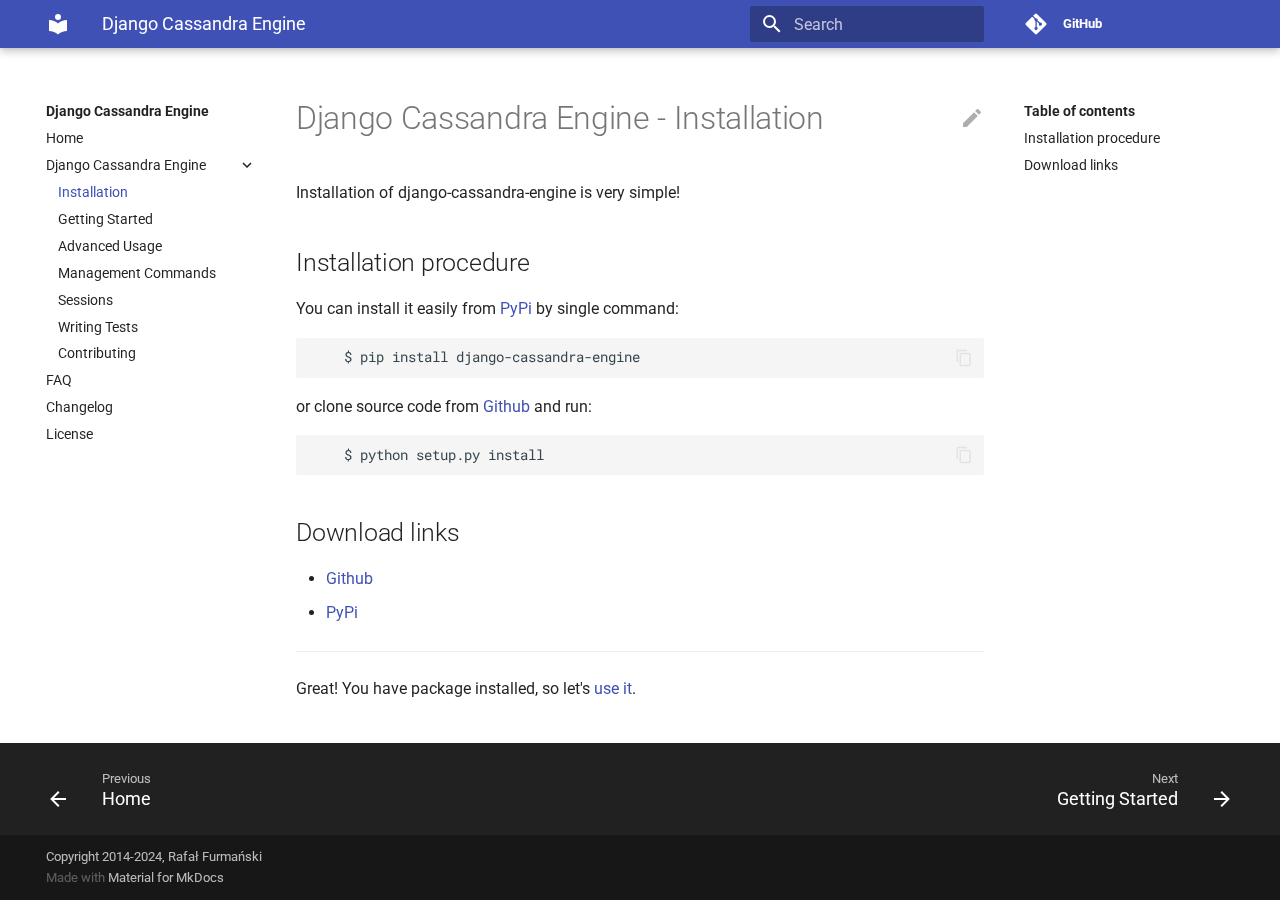
<file: guide/installation/index.html>
<!doctype html>
<html lang="en" class="no-js">
  <head>
    
      <meta charset="utf-8">
      <meta name="viewport" content="width=device-width,initial-scale=1">
      
        <meta name="description" content="Apache Cassandra Database Wrapper for Django">
      
      
      
        <meta name="author" content="Rafał Furmański">
      
      
        <link rel="canonical" href="https://r4fek.github.io/django-cassandra-engine/guide/installation/">
      
      <link rel="shortcut icon" href="../../assets/images/favicon.png">
      <meta name="generator" content="mkdocs-1.2.4, mkdocs-material-7.0.0">
    
    
      
        <title>Installation - Django Cassandra Engine</title>
      
    
    
      <link rel="stylesheet" href="../../assets/stylesheets/main.a3f8f96a.min.css">
      
        
        <link rel="stylesheet" href="../../assets/stylesheets/palette.7fa14f5b.min.css">
        
      
    
    
    
      
        
        <link rel="preconnect" href="https://fonts.gstatic.com" crossorigin>
        <link rel="stylesheet" href="https://fonts.googleapis.com/css?family=Roboto:300,400,400i,700%7CRoboto+Mono&display=fallback">
        <style>:root{--md-text-font-family:"Roboto";--md-code-font-family:"Roboto Mono"}</style>
      
    
    
    
    
      
        
<script>window.ga=window.ga||function(){(ga.q=ga.q||[]).push(arguments)},ga.l=+new Date,ga("create","UA-38726443-3","auto"),ga("set","anonymizeIp",!0),ga("send","pageview"),document.addEventListener("DOMContentLoaded",function(){document.forms.search&&document.forms.search.query.addEventListener("blur",function(){var e;this.value&&(e=document.location.pathname,ga("send","pageview",e+"?q="+this.value))}),"undefined"!=typeof location$&&location$.subscribe(function(e){ga("send","pageview",e.pathname)})})</script>
<script async src="https://www.google-analytics.com/analytics.js"></script>
      
    
    
  </head>
  
  
    
    
    
    
    
    <body dir="ltr" data-md-color-scheme="" data-md-color-primary="none" data-md-color-accent="none">
      
  
    
    <input class="md-toggle" data-md-toggle="drawer" type="checkbox" id="__drawer" autocomplete="off">
    <input class="md-toggle" data-md-toggle="search" type="checkbox" id="__search" autocomplete="off">
    <label class="md-overlay" for="__drawer"></label>
    <div data-md-component="skip">
      
        
        <a href="#django-cassandra-engine-installation" class="md-skip">
          Skip to content
        </a>
      
    </div>
    <div data-md-component="announce">
      
    </div>
    
      

<header class="md-header" data-md-component="header">
  <nav class="md-header__inner md-grid" aria-label="Header">
    <a href="https://r4fek.github.io/django-cassandra-engine/" title="Django Cassandra Engine" class="md-header__button md-logo" aria-label="Django Cassandra Engine">
      
  
  <svg xmlns="http://www.w3.org/2000/svg" viewBox="0 0 24 24"><path d="M12 8a3 3 0 0 0 3-3 3 3 0 0 0-3-3 3 3 0 0 0-3 3 3 3 0 0 0 3 3m0 3.54C9.64 9.35 6.5 8 3 8v11c3.5 0 6.64 1.35 9 3.54 2.36-2.19 5.5-3.54 9-3.54V8c-3.5 0-6.64 1.35-9 3.54z"/></svg>

    </a>
    <label class="md-header__button md-icon" for="__drawer">
      <svg xmlns="http://www.w3.org/2000/svg" viewBox="0 0 24 24"><path d="M3 6h18v2H3V6m0 5h18v2H3v-2m0 5h18v2H3v-2z"/></svg>
    </label>
    <div class="md-header__title" data-md-component="header-title">
      <div class="md-header__ellipsis">
        <div class="md-header__topic">
          <span class="md-ellipsis">
            Django Cassandra Engine
          </span>
        </div>
        <div class="md-header__topic" data-md-component="header-topic">
          <span class="md-ellipsis">
            
              Installation
            
          </span>
        </div>
      </div>
    </div>
    <div class="md-header__options">
      
    </div>
    
      <label class="md-header__button md-icon" for="__search">
        <svg xmlns="http://www.w3.org/2000/svg" viewBox="0 0 24 24"><path d="M9.5 3A6.5 6.5 0 0 1 16 9.5c0 1.61-.59 3.09-1.56 4.23l.27.27h.79l5 5-1.5 1.5-5-5v-.79l-.27-.27A6.516 6.516 0 0 1 9.5 16 6.5 6.5 0 0 1 3 9.5 6.5 6.5 0 0 1 9.5 3m0 2C7 5 5 7 5 9.5S7 14 9.5 14 14 12 14 9.5 12 5 9.5 5z"/></svg>
      </label>
      
<div class="md-search" data-md-component="search" role="dialog">
  <label class="md-search__overlay" for="__search"></label>
  <div class="md-search__inner" role="search">
    <form class="md-search__form" name="search">
      <input type="text" class="md-search__input" name="query" aria-label="Search" placeholder="Search" autocapitalize="off" autocorrect="off" autocomplete="off" spellcheck="false" data-md-component="search-query" data-md-state="active" required>
      <label class="md-search__icon md-icon" for="__search">
        <svg xmlns="http://www.w3.org/2000/svg" viewBox="0 0 24 24"><path d="M9.5 3A6.5 6.5 0 0 1 16 9.5c0 1.61-.59 3.09-1.56 4.23l.27.27h.79l5 5-1.5 1.5-5-5v-.79l-.27-.27A6.516 6.516 0 0 1 9.5 16 6.5 6.5 0 0 1 3 9.5 6.5 6.5 0 0 1 9.5 3m0 2C7 5 5 7 5 9.5S7 14 9.5 14 14 12 14 9.5 12 5 9.5 5z"/></svg>
        <svg xmlns="http://www.w3.org/2000/svg" viewBox="0 0 24 24"><path d="M20 11v2H8l5.5 5.5-1.42 1.42L4.16 12l7.92-7.92L13.5 5.5 8 11h12z"/></svg>
      </label>
      <button type="reset" class="md-search__icon md-icon" aria-label="Clear" tabindex="-1">
        <svg xmlns="http://www.w3.org/2000/svg" viewBox="0 0 24 24"><path d="M19 6.41L17.59 5 12 10.59 6.41 5 5 6.41 10.59 12 5 17.59 6.41 19 12 13.41 17.59 19 19 17.59 13.41 12 19 6.41z"/></svg>
      </button>
    </form>
    <div class="md-search__output">
      <div class="md-search__scrollwrap" data-md-scrollfix>
        <div class="md-search-result" data-md-component="search-result">
          <div class="md-search-result__meta">
            Initializing search
          </div>
          <ol class="md-search-result__list"></ol>
        </div>
      </div>
    </div>
  </div>
</div>
    
    
      <div class="md-header__source">
        
<a href="https://github.com/r4fek/django-cassandra-engine/" title="Go to repository" class="md-source" data-md-component="source">
  <div class="md-source__icon md-icon">
    
    <svg xmlns="http://www.w3.org/2000/svg" viewBox="0 0 448 512"><path d="M439.55 236.05L244 40.45a28.87 28.87 0 0 0-40.81 0l-40.66 40.63 51.52 51.52c27.06-9.14 52.68 16.77 43.39 43.68l49.66 49.66c34.23-11.8 61.18 31 35.47 56.69-26.49 26.49-70.21-2.87-56-37.34L240.22 199v121.85c25.3 12.54 22.26 41.85 9.08 55a34.34 34.34 0 0 1-48.55 0c-17.57-17.6-11.07-46.91 11.25-56v-123c-20.8-8.51-24.6-30.74-18.64-45L142.57 101 8.45 235.14a28.86 28.86 0 0 0 0 40.81l195.61 195.6a28.86 28.86 0 0 0 40.8 0l194.69-194.69a28.86 28.86 0 0 0 0-40.81z"/></svg>
  </div>
  <div class="md-source__repository">
    GitHub
  </div>
</a>
      </div>
    
  </nav>
</header>
    
    <div class="md-container" data-md-component="container">
      
      
        
      
      <main class="md-main" data-md-component="main">
        <div class="md-main__inner md-grid">
          
            
              
              <div class="md-sidebar md-sidebar--primary" data-md-component="sidebar" data-md-type="navigation" >
                <div class="md-sidebar__scrollwrap">
                  <div class="md-sidebar__inner">
                    




<nav class="md-nav md-nav--primary" aria-label="Navigation" data-md-level="0">
  <label class="md-nav__title" for="__drawer">
    <a href="https://r4fek.github.io/django-cassandra-engine/" title="Django Cassandra Engine" class="md-nav__button md-logo" aria-label="Django Cassandra Engine">
      
  
  <svg xmlns="http://www.w3.org/2000/svg" viewBox="0 0 24 24"><path d="M12 8a3 3 0 0 0 3-3 3 3 0 0 0-3-3 3 3 0 0 0-3 3 3 3 0 0 0 3 3m0 3.54C9.64 9.35 6.5 8 3 8v11c3.5 0 6.64 1.35 9 3.54 2.36-2.19 5.5-3.54 9-3.54V8c-3.5 0-6.64 1.35-9 3.54z"/></svg>

    </a>
    Django Cassandra Engine
  </label>
  
    <div class="md-nav__source">
      
<a href="https://github.com/r4fek/django-cassandra-engine/" title="Go to repository" class="md-source" data-md-component="source">
  <div class="md-source__icon md-icon">
    
    <svg xmlns="http://www.w3.org/2000/svg" viewBox="0 0 448 512"><path d="M439.55 236.05L244 40.45a28.87 28.87 0 0 0-40.81 0l-40.66 40.63 51.52 51.52c27.06-9.14 52.68 16.77 43.39 43.68l49.66 49.66c34.23-11.8 61.18 31 35.47 56.69-26.49 26.49-70.21-2.87-56-37.34L240.22 199v121.85c25.3 12.54 22.26 41.85 9.08 55a34.34 34.34 0 0 1-48.55 0c-17.57-17.6-11.07-46.91 11.25-56v-123c-20.8-8.51-24.6-30.74-18.64-45L142.57 101 8.45 235.14a28.86 28.86 0 0 0 0 40.81l195.61 195.6a28.86 28.86 0 0 0 40.8 0l194.69-194.69a28.86 28.86 0 0 0 0-40.81z"/></svg>
  </div>
  <div class="md-source__repository">
    GitHub
  </div>
</a>
    </div>
  
  <ul class="md-nav__list" data-md-scrollfix>
    
      
      
      

  
  
  
    <li class="md-nav__item">
      <a href="../.." class="md-nav__link">
        Home
      </a>
    </li>
  

    
      
      
      

  
  
    
  
  
    
    <li class="md-nav__item md-nav__item--active md-nav__item--nested">
      
      
        <input class="md-nav__toggle md-toggle" data-md-toggle="nav-2" type="checkbox" id="nav-2" checked>
      
      <label class="md-nav__link" for="nav-2">
        Django Cassandra Engine
        <span class="md-nav__icon md-icon"></span>
      </label>
      <nav class="md-nav" aria-label="Django Cassandra Engine" data-md-level="1">
        <label class="md-nav__title" for="nav-2">
          <span class="md-nav__icon md-icon"></span>
          Django Cassandra Engine
        </label>
        <ul class="md-nav__list" data-md-scrollfix>
          
          
            
  
  
    
  
  
    <li class="md-nav__item md-nav__item--active">
      
      <input class="md-nav__toggle md-toggle" data-md-toggle="toc" type="checkbox" id="__toc">
      
        
      
      
        <label class="md-nav__link md-nav__link--active" for="__toc">
          Installation
          <span class="md-nav__icon md-icon"></span>
        </label>
      
      <a href="./" class="md-nav__link md-nav__link--active">
        Installation
      </a>
      
        
<nav class="md-nav md-nav--secondary" aria-label="Table of contents">
  
  
    
  
  
    <label class="md-nav__title" for="__toc">
      <span class="md-nav__icon md-icon"></span>
      Table of contents
    </label>
    <ul class="md-nav__list" data-md-component="toc" data-md-scrollfix>
      
        <li class="md-nav__item">
  <a href="#installation-procedure" class="md-nav__link">
    Installation procedure
  </a>
  
</li>
      
        <li class="md-nav__item">
  <a href="#download-links" class="md-nav__link">
    Download links
  </a>
  
</li>
      
    </ul>
  
</nav>
      
    </li>
  

          
            
  
  
  
    <li class="md-nav__item">
      <a href="../getting_started/" class="md-nav__link">
        Getting Started
      </a>
    </li>
  

          
            
  
  
  
    <li class="md-nav__item">
      <a href="../advanced_usage/" class="md-nav__link">
        Advanced Usage
      </a>
    </li>
  

          
            
  
  
  
    <li class="md-nav__item">
      <a href="../management_commands/" class="md-nav__link">
        Management Commands
      </a>
    </li>
  

          
            
  
  
  
    <li class="md-nav__item">
      <a href="../sessions/" class="md-nav__link">
        Sessions
      </a>
    </li>
  

          
            
  
  
  
    <li class="md-nav__item">
      <a href="../tests/" class="md-nav__link">
        Writing Tests
      </a>
    </li>
  

          
            
  
  
  
    <li class="md-nav__item">
      <a href="../contributing/" class="md-nav__link">
        Contributing
      </a>
    </li>
  

          
        </ul>
      </nav>
    </li>
  

    
      
      
      

  
  
  
    <li class="md-nav__item">
      <a href="../../faq/" class="md-nav__link">
        FAQ
      </a>
    </li>
  

    
      
      
      

  
  
  
    <li class="md-nav__item">
      <a href="../../changelog/" class="md-nav__link">
        Changelog
      </a>
    </li>
  

    
      
      
      

  
  
  
    <li class="md-nav__item">
      <a href="../../license/" class="md-nav__link">
        License
      </a>
    </li>
  

    
  </ul>
</nav>
                  </div>
                </div>
              </div>
            
            
              
              <div class="md-sidebar md-sidebar--secondary" data-md-component="sidebar" data-md-type="toc" >
                <div class="md-sidebar__scrollwrap">
                  <div class="md-sidebar__inner">
                    
<nav class="md-nav md-nav--secondary" aria-label="Table of contents">
  
  
    
  
  
    <label class="md-nav__title" for="__toc">
      <span class="md-nav__icon md-icon"></span>
      Table of contents
    </label>
    <ul class="md-nav__list" data-md-component="toc" data-md-scrollfix>
      
        <li class="md-nav__item">
  <a href="#installation-procedure" class="md-nav__link">
    Installation procedure
  </a>
  
</li>
      
        <li class="md-nav__item">
  <a href="#download-links" class="md-nav__link">
    Download links
  </a>
  
</li>
      
    </ul>
  
</nav>
                  </div>
                </div>
              </div>
            
          
          <div class="md-content" data-md-component="content">
            <article class="md-content__inner md-typeset">
              
                
                  <a href="https://github.com/r4fek/django-cassandra-engine/edit/master/docs/guide/installation.md" title="Edit this page" class="md-content__button md-icon">
                    <svg xmlns="http://www.w3.org/2000/svg" viewBox="0 0 24 24"><path d="M20.71 7.04c.39-.39.39-1.04 0-1.41l-2.34-2.34c-.37-.39-1.02-.39-1.41 0l-1.84 1.83 3.75 3.75M3 17.25V21h3.75L17.81 9.93l-3.75-3.75L3 17.25z"/></svg>
                  </a>
                
                
                <h1 id="django-cassandra-engine-installation">Django Cassandra Engine - Installation<a class="headerlink" href="#django-cassandra-engine-installation" title="Permanent link">#</a></h1>
<p>Installation of django-cassandra-engine is very simple!</p>
<h2 id="installation-procedure">Installation procedure<a class="headerlink" href="#installation-procedure" title="Permanent link">#</a></h2>
<p>You can install it easily from 
<a href="https://pypi.python.org/pypi/django-cassandra-engine">PyPi</a> by single command:</p>
<div class="codehilite"><pre><span></span><code><span class="w">    </span>$<span class="w"> </span>pip<span class="w"> </span>install<span class="w"> </span>django-cassandra-engine
</code></pre></div>

<p>or clone source code from <a href="https://github.com/r4fek/django-cassandra-engine">Github</a> and run:</p>
<div class="codehilite"><pre><span></span><code><span class="w">    </span>$<span class="w"> </span>python<span class="w"> </span>setup.py<span class="w"> </span>install
</code></pre></div>

<h2 id="download-links">Download links<a class="headerlink" href="#download-links" title="Permanent link">#</a></h2>
<ul>
<li><a href="https://github.com/r4fek/django-cassandra-engine">Github</a></li>
<li><a href="https://pypi.python.org/pypi/django-cassandra-engine">PyPi</a></li>
</ul>
<hr />
<p>Great! You have package installed, so let's <a href="../getting_started/">use it</a>.</p>
                
              
              
                


              
            </article>
          </div>
        </div>
      </main>
      
        
<footer class="md-footer">
  
    <nav class="md-footer__inner md-grid" aria-label="Footer">
      
        <a href="../.." class="md-footer__link md-footer__link--prev" rel="prev">
          <div class="md-footer__button md-icon">
            <svg xmlns="http://www.w3.org/2000/svg" viewBox="0 0 24 24"><path d="M20 11v2H8l5.5 5.5-1.42 1.42L4.16 12l7.92-7.92L13.5 5.5 8 11h12z"/></svg>
          </div>
          <div class="md-footer__title">
            <div class="md-ellipsis">
              <span class="md-footer__direction">
                Previous
              </span>
              Home
            </div>
          </div>
        </a>
      
      
        <a href="../getting_started/" class="md-footer__link md-footer__link--next" rel="next">
          <div class="md-footer__title">
            <div class="md-ellipsis">
              <span class="md-footer__direction">
                Next
              </span>
              Getting Started
            </div>
          </div>
          <div class="md-footer__button md-icon">
            <svg xmlns="http://www.w3.org/2000/svg" viewBox="0 0 24 24"><path d="M4 11v2h12l-5.5 5.5 1.42 1.42L19.84 12l-7.92-7.92L10.5 5.5 16 11H4z"/></svg>
          </div>
        </a>
      
    </nav>
  
  <div class="md-footer-meta md-typeset">
    <div class="md-footer-meta__inner md-grid">
      <div class="md-footer-copyright">
        
          <div class="md-footer-copyright__highlight">
            Copyright 2014-2024, <a href="https://linkedin.com/in/furmanski" title="Rafał Furmański" target="_blank">Rafał Furmański</a>
          </div>
        
        Made with
        <a href="https://squidfunk.github.io/mkdocs-material/" target="_blank" rel="noopener">
          Material for MkDocs
        </a>
      </div>
      
    </div>
  </div>
</footer>
      
    </div>
    <div class="md-dialog" data-md-component="dialog">
      <div class="md-dialog__inner md-typeset"></div>
    </div>
    <script id="__config" type="application/json">{"base": "../..", "features": [], "translations": {"clipboard.copy": "Copy to clipboard", "clipboard.copied": "Copied to clipboard", "search.config.lang": "en", "search.config.pipeline": "trimmer, stopWordFilter", "search.config.separator": "[\\s\\-]+", "search.placeholder": "Search", "search.result.placeholder": "Type to start searching", "search.result.none": "No matching documents", "search.result.one": "1 matching document", "search.result.other": "# matching documents", "search.result.more.one": "1 more on this page", "search.result.more.other": "# more on this page", "search.result.term.missing": "Missing"}, "search": "../../assets/javascripts/workers/search.217ffd95.min.js", "version": "1.9.0"}</script>
    
    
      <script src="../../assets/javascripts/bundle.926459b3.min.js"></script>
      
    
  </body>
</html>
</file>
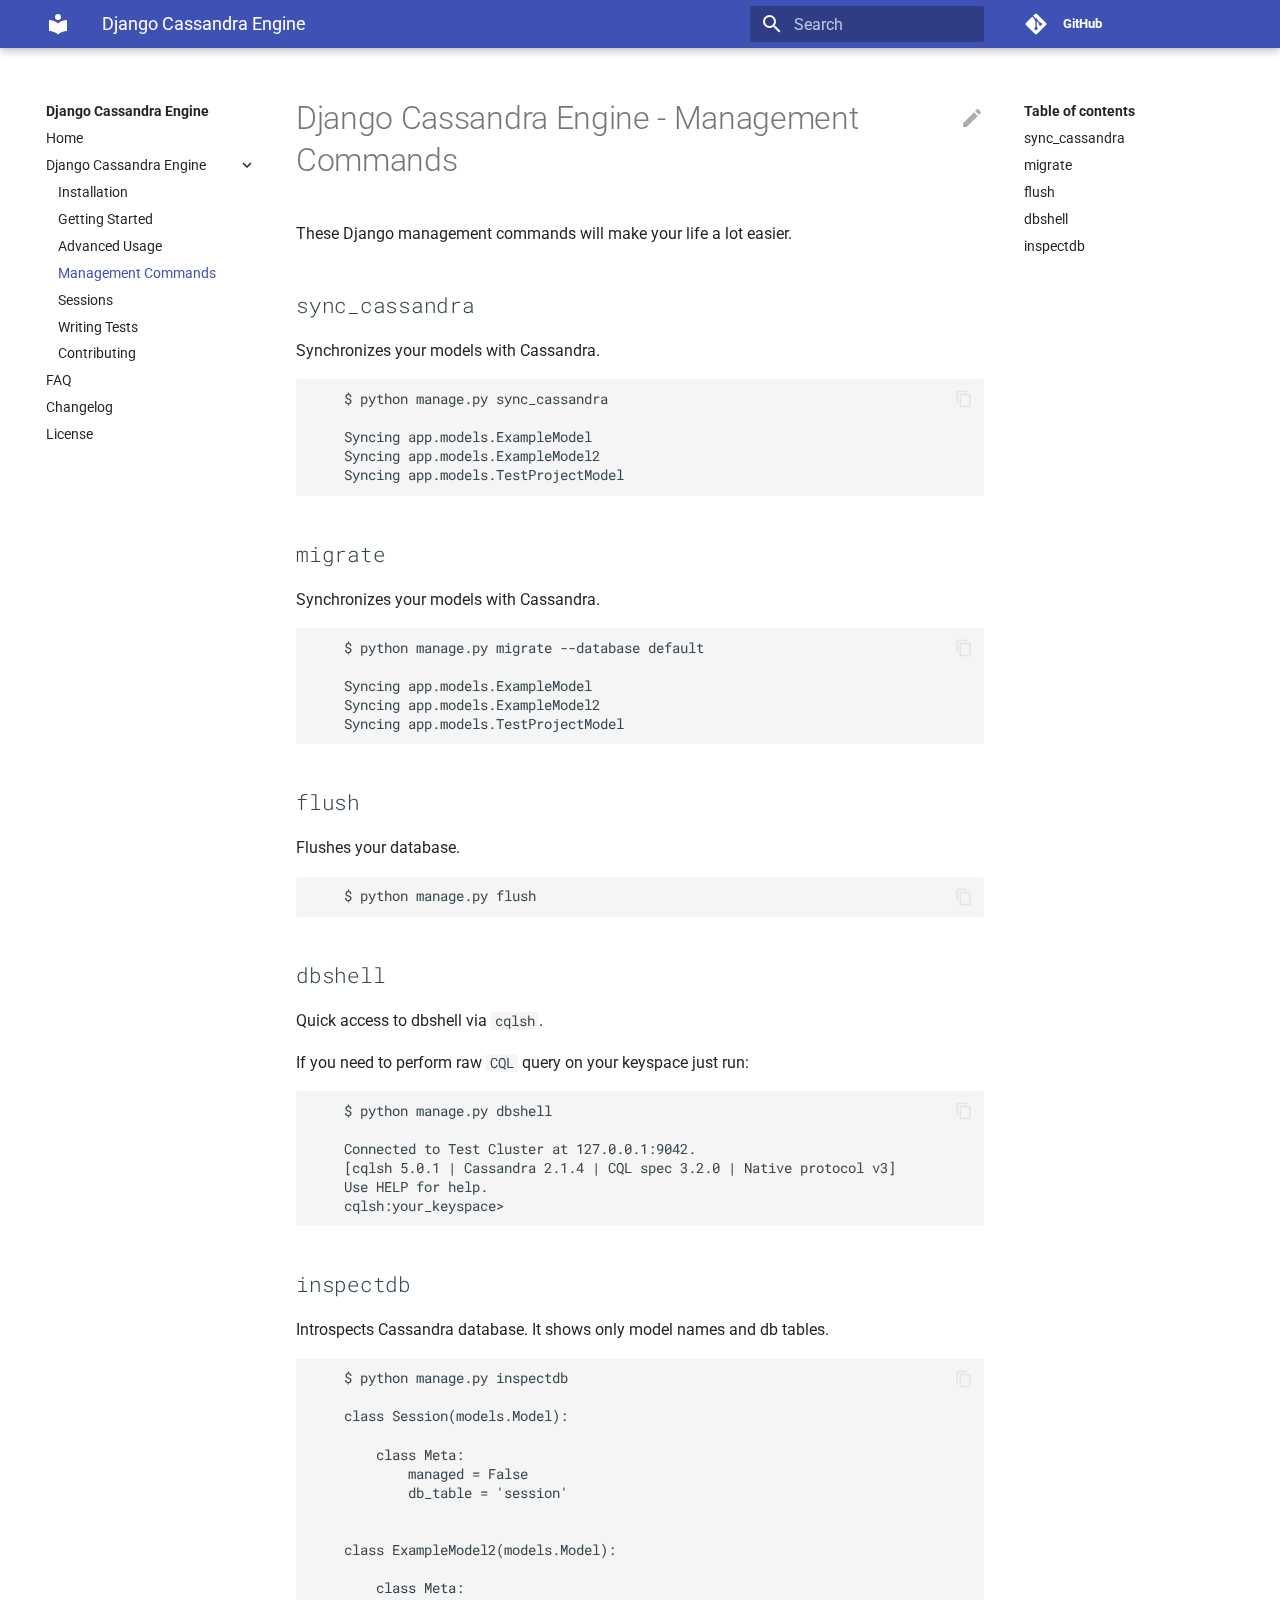
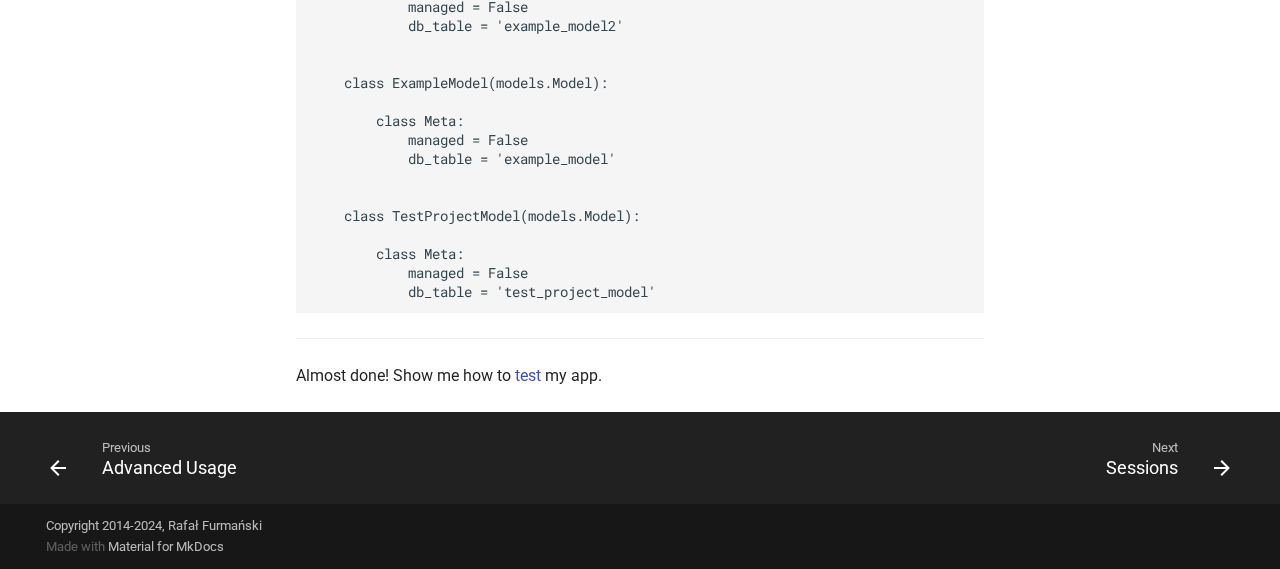
<file: guide/management_commands/index.html>
<!doctype html>
<html lang="en" class="no-js">
  <head>
    
      <meta charset="utf-8">
      <meta name="viewport" content="width=device-width,initial-scale=1">
      
        <meta name="description" content="Apache Cassandra Database Wrapper for Django">
      
      
      
        <meta name="author" content="Rafał Furmański">
      
      
        <link rel="canonical" href="https://r4fek.github.io/django-cassandra-engine/guide/management_commands/">
      
      <link rel="shortcut icon" href="../../assets/images/favicon.png">
      <meta name="generator" content="mkdocs-1.2.4, mkdocs-material-7.0.0">
    
    
      
        <title>Management Commands - Django Cassandra Engine</title>
      
    
    
      <link rel="stylesheet" href="../../assets/stylesheets/main.a3f8f96a.min.css">
      
        
        <link rel="stylesheet" href="../../assets/stylesheets/palette.7fa14f5b.min.css">
        
      
    
    
    
      
        
        <link rel="preconnect" href="https://fonts.gstatic.com" crossorigin>
        <link rel="stylesheet" href="https://fonts.googleapis.com/css?family=Roboto:300,400,400i,700%7CRoboto+Mono&display=fallback">
        <style>:root{--md-text-font-family:"Roboto";--md-code-font-family:"Roboto Mono"}</style>
      
    
    
    
    
      
        
<script>window.ga=window.ga||function(){(ga.q=ga.q||[]).push(arguments)},ga.l=+new Date,ga("create","UA-38726443-3","auto"),ga("set","anonymizeIp",!0),ga("send","pageview"),document.addEventListener("DOMContentLoaded",function(){document.forms.search&&document.forms.search.query.addEventListener("blur",function(){var e;this.value&&(e=document.location.pathname,ga("send","pageview",e+"?q="+this.value))}),"undefined"!=typeof location$&&location$.subscribe(function(e){ga("send","pageview",e.pathname)})})</script>
<script async src="https://www.google-analytics.com/analytics.js"></script>
      
    
    
  </head>
  
  
    
    
    
    
    
    <body dir="ltr" data-md-color-scheme="" data-md-color-primary="none" data-md-color-accent="none">
      
  
    
    <input class="md-toggle" data-md-toggle="drawer" type="checkbox" id="__drawer" autocomplete="off">
    <input class="md-toggle" data-md-toggle="search" type="checkbox" id="__search" autocomplete="off">
    <label class="md-overlay" for="__drawer"></label>
    <div data-md-component="skip">
      
        
        <a href="#django-cassandra-engine-management-commands" class="md-skip">
          Skip to content
        </a>
      
    </div>
    <div data-md-component="announce">
      
    </div>
    
      

<header class="md-header" data-md-component="header">
  <nav class="md-header__inner md-grid" aria-label="Header">
    <a href="https://r4fek.github.io/django-cassandra-engine/" title="Django Cassandra Engine" class="md-header__button md-logo" aria-label="Django Cassandra Engine">
      
  
  <svg xmlns="http://www.w3.org/2000/svg" viewBox="0 0 24 24"><path d="M12 8a3 3 0 0 0 3-3 3 3 0 0 0-3-3 3 3 0 0 0-3 3 3 3 0 0 0 3 3m0 3.54C9.64 9.35 6.5 8 3 8v11c3.5 0 6.64 1.35 9 3.54 2.36-2.19 5.5-3.54 9-3.54V8c-3.5 0-6.64 1.35-9 3.54z"/></svg>

    </a>
    <label class="md-header__button md-icon" for="__drawer">
      <svg xmlns="http://www.w3.org/2000/svg" viewBox="0 0 24 24"><path d="M3 6h18v2H3V6m0 5h18v2H3v-2m0 5h18v2H3v-2z"/></svg>
    </label>
    <div class="md-header__title" data-md-component="header-title">
      <div class="md-header__ellipsis">
        <div class="md-header__topic">
          <span class="md-ellipsis">
            Django Cassandra Engine
          </span>
        </div>
        <div class="md-header__topic" data-md-component="header-topic">
          <span class="md-ellipsis">
            
              Management Commands
            
          </span>
        </div>
      </div>
    </div>
    <div class="md-header__options">
      
    </div>
    
      <label class="md-header__button md-icon" for="__search">
        <svg xmlns="http://www.w3.org/2000/svg" viewBox="0 0 24 24"><path d="M9.5 3A6.5 6.5 0 0 1 16 9.5c0 1.61-.59 3.09-1.56 4.23l.27.27h.79l5 5-1.5 1.5-5-5v-.79l-.27-.27A6.516 6.516 0 0 1 9.5 16 6.5 6.5 0 0 1 3 9.5 6.5 6.5 0 0 1 9.5 3m0 2C7 5 5 7 5 9.5S7 14 9.5 14 14 12 14 9.5 12 5 9.5 5z"/></svg>
      </label>
      
<div class="md-search" data-md-component="search" role="dialog">
  <label class="md-search__overlay" for="__search"></label>
  <div class="md-search__inner" role="search">
    <form class="md-search__form" name="search">
      <input type="text" class="md-search__input" name="query" aria-label="Search" placeholder="Search" autocapitalize="off" autocorrect="off" autocomplete="off" spellcheck="false" data-md-component="search-query" data-md-state="active" required>
      <label class="md-search__icon md-icon" for="__search">
        <svg xmlns="http://www.w3.org/2000/svg" viewBox="0 0 24 24"><path d="M9.5 3A6.5 6.5 0 0 1 16 9.5c0 1.61-.59 3.09-1.56 4.23l.27.27h.79l5 5-1.5 1.5-5-5v-.79l-.27-.27A6.516 6.516 0 0 1 9.5 16 6.5 6.5 0 0 1 3 9.5 6.5 6.5 0 0 1 9.5 3m0 2C7 5 5 7 5 9.5S7 14 9.5 14 14 12 14 9.5 12 5 9.5 5z"/></svg>
        <svg xmlns="http://www.w3.org/2000/svg" viewBox="0 0 24 24"><path d="M20 11v2H8l5.5 5.5-1.42 1.42L4.16 12l7.92-7.92L13.5 5.5 8 11h12z"/></svg>
      </label>
      <button type="reset" class="md-search__icon md-icon" aria-label="Clear" tabindex="-1">
        <svg xmlns="http://www.w3.org/2000/svg" viewBox="0 0 24 24"><path d="M19 6.41L17.59 5 12 10.59 6.41 5 5 6.41 10.59 12 5 17.59 6.41 19 12 13.41 17.59 19 19 17.59 13.41 12 19 6.41z"/></svg>
      </button>
    </form>
    <div class="md-search__output">
      <div class="md-search__scrollwrap" data-md-scrollfix>
        <div class="md-search-result" data-md-component="search-result">
          <div class="md-search-result__meta">
            Initializing search
          </div>
          <ol class="md-search-result__list"></ol>
        </div>
      </div>
    </div>
  </div>
</div>
    
    
      <div class="md-header__source">
        
<a href="https://github.com/r4fek/django-cassandra-engine/" title="Go to repository" class="md-source" data-md-component="source">
  <div class="md-source__icon md-icon">
    
    <svg xmlns="http://www.w3.org/2000/svg" viewBox="0 0 448 512"><path d="M439.55 236.05L244 40.45a28.87 28.87 0 0 0-40.81 0l-40.66 40.63 51.52 51.52c27.06-9.14 52.68 16.77 43.39 43.68l49.66 49.66c34.23-11.8 61.18 31 35.47 56.69-26.49 26.49-70.21-2.87-56-37.34L240.22 199v121.85c25.3 12.54 22.26 41.85 9.08 55a34.34 34.34 0 0 1-48.55 0c-17.57-17.6-11.07-46.91 11.25-56v-123c-20.8-8.51-24.6-30.74-18.64-45L142.57 101 8.45 235.14a28.86 28.86 0 0 0 0 40.81l195.61 195.6a28.86 28.86 0 0 0 40.8 0l194.69-194.69a28.86 28.86 0 0 0 0-40.81z"/></svg>
  </div>
  <div class="md-source__repository">
    GitHub
  </div>
</a>
      </div>
    
  </nav>
</header>
    
    <div class="md-container" data-md-component="container">
      
      
        
      
      <main class="md-main" data-md-component="main">
        <div class="md-main__inner md-grid">
          
            
              
              <div class="md-sidebar md-sidebar--primary" data-md-component="sidebar" data-md-type="navigation" >
                <div class="md-sidebar__scrollwrap">
                  <div class="md-sidebar__inner">
                    




<nav class="md-nav md-nav--primary" aria-label="Navigation" data-md-level="0">
  <label class="md-nav__title" for="__drawer">
    <a href="https://r4fek.github.io/django-cassandra-engine/" title="Django Cassandra Engine" class="md-nav__button md-logo" aria-label="Django Cassandra Engine">
      
  
  <svg xmlns="http://www.w3.org/2000/svg" viewBox="0 0 24 24"><path d="M12 8a3 3 0 0 0 3-3 3 3 0 0 0-3-3 3 3 0 0 0-3 3 3 3 0 0 0 3 3m0 3.54C9.64 9.35 6.5 8 3 8v11c3.5 0 6.64 1.35 9 3.54 2.36-2.19 5.5-3.54 9-3.54V8c-3.5 0-6.64 1.35-9 3.54z"/></svg>

    </a>
    Django Cassandra Engine
  </label>
  
    <div class="md-nav__source">
      
<a href="https://github.com/r4fek/django-cassandra-engine/" title="Go to repository" class="md-source" data-md-component="source">
  <div class="md-source__icon md-icon">
    
    <svg xmlns="http://www.w3.org/2000/svg" viewBox="0 0 448 512"><path d="M439.55 236.05L244 40.45a28.87 28.87 0 0 0-40.81 0l-40.66 40.63 51.52 51.52c27.06-9.14 52.68 16.77 43.39 43.68l49.66 49.66c34.23-11.8 61.18 31 35.47 56.69-26.49 26.49-70.21-2.87-56-37.34L240.22 199v121.85c25.3 12.54 22.26 41.85 9.08 55a34.34 34.34 0 0 1-48.55 0c-17.57-17.6-11.07-46.91 11.25-56v-123c-20.8-8.51-24.6-30.74-18.64-45L142.57 101 8.45 235.14a28.86 28.86 0 0 0 0 40.81l195.61 195.6a28.86 28.86 0 0 0 40.8 0l194.69-194.69a28.86 28.86 0 0 0 0-40.81z"/></svg>
  </div>
  <div class="md-source__repository">
    GitHub
  </div>
</a>
    </div>
  
  <ul class="md-nav__list" data-md-scrollfix>
    
      
      
      

  
  
  
    <li class="md-nav__item">
      <a href="../.." class="md-nav__link">
        Home
      </a>
    </li>
  

    
      
      
      

  
  
    
  
  
    
    <li class="md-nav__item md-nav__item--active md-nav__item--nested">
      
      
        <input class="md-nav__toggle md-toggle" data-md-toggle="nav-2" type="checkbox" id="nav-2" checked>
      
      <label class="md-nav__link" for="nav-2">
        Django Cassandra Engine
        <span class="md-nav__icon md-icon"></span>
      </label>
      <nav class="md-nav" aria-label="Django Cassandra Engine" data-md-level="1">
        <label class="md-nav__title" for="nav-2">
          <span class="md-nav__icon md-icon"></span>
          Django Cassandra Engine
        </label>
        <ul class="md-nav__list" data-md-scrollfix>
          
          
            
  
  
  
    <li class="md-nav__item">
      <a href="../installation/" class="md-nav__link">
        Installation
      </a>
    </li>
  

          
            
  
  
  
    <li class="md-nav__item">
      <a href="../getting_started/" class="md-nav__link">
        Getting Started
      </a>
    </li>
  

          
            
  
  
  
    <li class="md-nav__item">
      <a href="../advanced_usage/" class="md-nav__link">
        Advanced Usage
      </a>
    </li>
  

          
            
  
  
    
  
  
    <li class="md-nav__item md-nav__item--active">
      
      <input class="md-nav__toggle md-toggle" data-md-toggle="toc" type="checkbox" id="__toc">
      
        
      
      
        <label class="md-nav__link md-nav__link--active" for="__toc">
          Management Commands
          <span class="md-nav__icon md-icon"></span>
        </label>
      
      <a href="./" class="md-nav__link md-nav__link--active">
        Management Commands
      </a>
      
        
<nav class="md-nav md-nav--secondary" aria-label="Table of contents">
  
  
    
  
  
    <label class="md-nav__title" for="__toc">
      <span class="md-nav__icon md-icon"></span>
      Table of contents
    </label>
    <ul class="md-nav__list" data-md-component="toc" data-md-scrollfix>
      
        <li class="md-nav__item">
  <a href="#sync_cassandra" class="md-nav__link">
    sync_cassandra
  </a>
  
</li>
      
        <li class="md-nav__item">
  <a href="#migrate" class="md-nav__link">
    migrate
  </a>
  
</li>
      
        <li class="md-nav__item">
  <a href="#flush" class="md-nav__link">
    flush
  </a>
  
</li>
      
        <li class="md-nav__item">
  <a href="#dbshell" class="md-nav__link">
    dbshell
  </a>
  
</li>
      
        <li class="md-nav__item">
  <a href="#inspectdb" class="md-nav__link">
    inspectdb
  </a>
  
</li>
      
    </ul>
  
</nav>
      
    </li>
  

          
            
  
  
  
    <li class="md-nav__item">
      <a href="../sessions/" class="md-nav__link">
        Sessions
      </a>
    </li>
  

          
            
  
  
  
    <li class="md-nav__item">
      <a href="../tests/" class="md-nav__link">
        Writing Tests
      </a>
    </li>
  

          
            
  
  
  
    <li class="md-nav__item">
      <a href="../contributing/" class="md-nav__link">
        Contributing
      </a>
    </li>
  

          
        </ul>
      </nav>
    </li>
  

    
      
      
      

  
  
  
    <li class="md-nav__item">
      <a href="../../faq/" class="md-nav__link">
        FAQ
      </a>
    </li>
  

    
      
      
      

  
  
  
    <li class="md-nav__item">
      <a href="../../changelog/" class="md-nav__link">
        Changelog
      </a>
    </li>
  

    
      
      
      

  
  
  
    <li class="md-nav__item">
      <a href="../../license/" class="md-nav__link">
        License
      </a>
    </li>
  

    
  </ul>
</nav>
                  </div>
                </div>
              </div>
            
            
              
              <div class="md-sidebar md-sidebar--secondary" data-md-component="sidebar" data-md-type="toc" >
                <div class="md-sidebar__scrollwrap">
                  <div class="md-sidebar__inner">
                    
<nav class="md-nav md-nav--secondary" aria-label="Table of contents">
  
  
    
  
  
    <label class="md-nav__title" for="__toc">
      <span class="md-nav__icon md-icon"></span>
      Table of contents
    </label>
    <ul class="md-nav__list" data-md-component="toc" data-md-scrollfix>
      
        <li class="md-nav__item">
  <a href="#sync_cassandra" class="md-nav__link">
    sync_cassandra
  </a>
  
</li>
      
        <li class="md-nav__item">
  <a href="#migrate" class="md-nav__link">
    migrate
  </a>
  
</li>
      
        <li class="md-nav__item">
  <a href="#flush" class="md-nav__link">
    flush
  </a>
  
</li>
      
        <li class="md-nav__item">
  <a href="#dbshell" class="md-nav__link">
    dbshell
  </a>
  
</li>
      
        <li class="md-nav__item">
  <a href="#inspectdb" class="md-nav__link">
    inspectdb
  </a>
  
</li>
      
    </ul>
  
</nav>
                  </div>
                </div>
              </div>
            
          
          <div class="md-content" data-md-component="content">
            <article class="md-content__inner md-typeset">
              
                
                  <a href="https://github.com/r4fek/django-cassandra-engine/edit/master/docs/guide/management_commands.md" title="Edit this page" class="md-content__button md-icon">
                    <svg xmlns="http://www.w3.org/2000/svg" viewBox="0 0 24 24"><path d="M20.71 7.04c.39-.39.39-1.04 0-1.41l-2.34-2.34c-.37-.39-1.02-.39-1.41 0l-1.84 1.83 3.75 3.75M3 17.25V21h3.75L17.81 9.93l-3.75-3.75L3 17.25z"/></svg>
                  </a>
                
                
                <h1 id="django-cassandra-engine-management-commands">Django Cassandra Engine - Management Commands<a class="headerlink" href="#django-cassandra-engine-management-commands" title="Permanent link">#</a></h1>
<p>These Django management commands will make your life a lot easier.</p>
<h2 id="sync_cassandra"><code>sync_cassandra</code><a class="headerlink" href="#sync_cassandra" title="Permanent link">#</a></h2>
<p>Synchronizes your models with Cassandra.</p>
<div class="codehilite"><pre><span></span><code><span class="w">    </span>$<span class="w"> </span>python<span class="w"> </span>manage.py<span class="w"> </span>sync_cassandra

<span class="w">    </span>Syncing<span class="w"> </span>app.models.ExampleModel
<span class="w">    </span>Syncing<span class="w"> </span>app.models.ExampleModel2
<span class="w">    </span>Syncing<span class="w"> </span>app.models.TestProjectModel
</code></pre></div>

<h2 id="migrate"><code>migrate</code><a class="headerlink" href="#migrate" title="Permanent link">#</a></h2>
<p>Synchronizes your models with Cassandra.</p>
<div class="codehilite"><pre><span></span><code><span class="w">    </span>$<span class="w"> </span>python<span class="w"> </span>manage.py<span class="w"> </span>migrate<span class="w"> </span>--database<span class="w"> </span>default

<span class="w">    </span>Syncing<span class="w"> </span>app.models.ExampleModel
<span class="w">    </span>Syncing<span class="w"> </span>app.models.ExampleModel2
<span class="w">    </span>Syncing<span class="w"> </span>app.models.TestProjectModel
</code></pre></div>

<h2 id="flush"><code>flush</code><a class="headerlink" href="#flush" title="Permanent link">#</a></h2>
<p>Flushes your database.</p>
<div class="codehilite"><pre><span></span><code><span class="w">    </span>$<span class="w"> </span>python<span class="w"> </span>manage.py<span class="w"> </span>flush
</code></pre></div>

<h2 id="dbshell"><code>dbshell</code><a class="headerlink" href="#dbshell" title="Permanent link">#</a></h2>
<p>Quick access to dbshell via <code>cqlsh</code>.</p>
<p>If you need to perform raw <code>CQL</code> query on your keyspace just run:</p>
<div class="codehilite"><pre><span></span><code><span class="w">    </span>$<span class="w"> </span>python<span class="w"> </span>manage.py<span class="w"> </span>dbshell

<span class="w">    </span>Connected<span class="w"> </span>to<span class="w"> </span>Test<span class="w"> </span>Cluster<span class="w"> </span>at<span class="w"> </span><span class="m">127</span>.0.0.1:9042.
<span class="w">    </span><span class="o">[</span>cqlsh<span class="w"> </span><span class="m">5</span>.0.1<span class="w"> </span><span class="p">|</span><span class="w"> </span>Cassandra<span class="w"> </span><span class="m">2</span>.1.4<span class="w"> </span><span class="p">|</span><span class="w"> </span>CQL<span class="w"> </span>spec<span class="w"> </span><span class="m">3</span>.2.0<span class="w"> </span><span class="p">|</span><span class="w"> </span>Native<span class="w"> </span>protocol<span class="w"> </span>v3<span class="o">]</span>
<span class="w">    </span>Use<span class="w"> </span>HELP<span class="w"> </span><span class="k">for</span><span class="w"> </span>help.
<span class="w">    </span>cqlsh:your_keyspace&gt;
</code></pre></div>

<h2 id="inspectdb"><code>inspectdb</code><a class="headerlink" href="#inspectdb" title="Permanent link">#</a></h2>
<p>Introspects Cassandra database. It shows only model names and db tables.</p>
<div class="codehilite"><pre><span></span><code>    <span class="err">$</span> <span class="n">python</span> <span class="n">manage</span><span class="o">.</span><span class="n">py</span> <span class="n">inspectdb</span>

    <span class="k">class</span> <span class="nc">Session</span><span class="p">(</span><span class="n">models</span><span class="o">.</span><span class="n">Model</span><span class="p">):</span>

        <span class="k">class</span> <span class="nc">Meta</span><span class="p">:</span>
            <span class="n">managed</span> <span class="o">=</span> <span class="kc">False</span>
            <span class="n">db_table</span> <span class="o">=</span> <span class="s1">&#39;session&#39;</span>


    <span class="k">class</span> <span class="nc">ExampleModel2</span><span class="p">(</span><span class="n">models</span><span class="o">.</span><span class="n">Model</span><span class="p">):</span>

        <span class="k">class</span> <span class="nc">Meta</span><span class="p">:</span>
            <span class="n">managed</span> <span class="o">=</span> <span class="kc">False</span>
            <span class="n">db_table</span> <span class="o">=</span> <span class="s1">&#39;example_model2&#39;</span>


    <span class="k">class</span> <span class="nc">ExampleModel</span><span class="p">(</span><span class="n">models</span><span class="o">.</span><span class="n">Model</span><span class="p">):</span>

        <span class="k">class</span> <span class="nc">Meta</span><span class="p">:</span>
            <span class="n">managed</span> <span class="o">=</span> <span class="kc">False</span>
            <span class="n">db_table</span> <span class="o">=</span> <span class="s1">&#39;example_model&#39;</span>


    <span class="k">class</span> <span class="nc">TestProjectModel</span><span class="p">(</span><span class="n">models</span><span class="o">.</span><span class="n">Model</span><span class="p">):</span>

        <span class="k">class</span> <span class="nc">Meta</span><span class="p">:</span>
            <span class="n">managed</span> <span class="o">=</span> <span class="kc">False</span>
            <span class="n">db_table</span> <span class="o">=</span> <span class="s1">&#39;test_project_model&#39;</span>
</code></pre></div>

<hr />
<p>Almost done! Show me how to <a href="../tests/">test</a> my app.</p>
                
              
              
                


              
            </article>
          </div>
        </div>
      </main>
      
        
<footer class="md-footer">
  
    <nav class="md-footer__inner md-grid" aria-label="Footer">
      
        <a href="../advanced_usage/" class="md-footer__link md-footer__link--prev" rel="prev">
          <div class="md-footer__button md-icon">
            <svg xmlns="http://www.w3.org/2000/svg" viewBox="0 0 24 24"><path d="M20 11v2H8l5.5 5.5-1.42 1.42L4.16 12l7.92-7.92L13.5 5.5 8 11h12z"/></svg>
          </div>
          <div class="md-footer__title">
            <div class="md-ellipsis">
              <span class="md-footer__direction">
                Previous
              </span>
              Advanced Usage
            </div>
          </div>
        </a>
      
      
        <a href="../sessions/" class="md-footer__link md-footer__link--next" rel="next">
          <div class="md-footer__title">
            <div class="md-ellipsis">
              <span class="md-footer__direction">
                Next
              </span>
              Sessions
            </div>
          </div>
          <div class="md-footer__button md-icon">
            <svg xmlns="http://www.w3.org/2000/svg" viewBox="0 0 24 24"><path d="M4 11v2h12l-5.5 5.5 1.42 1.42L19.84 12l-7.92-7.92L10.5 5.5 16 11H4z"/></svg>
          </div>
        </a>
      
    </nav>
  
  <div class="md-footer-meta md-typeset">
    <div class="md-footer-meta__inner md-grid">
      <div class="md-footer-copyright">
        
          <div class="md-footer-copyright__highlight">
            Copyright 2014-2024, <a href="https://linkedin.com/in/furmanski" title="Rafał Furmański" target="_blank">Rafał Furmański</a>
          </div>
        
        Made with
        <a href="https://squidfunk.github.io/mkdocs-material/" target="_blank" rel="noopener">
          Material for MkDocs
        </a>
      </div>
      
    </div>
  </div>
</footer>
      
    </div>
    <div class="md-dialog" data-md-component="dialog">
      <div class="md-dialog__inner md-typeset"></div>
    </div>
    <script id="__config" type="application/json">{"base": "../..", "features": [], "translations": {"clipboard.copy": "Copy to clipboard", "clipboard.copied": "Copied to clipboard", "search.config.lang": "en", "search.config.pipeline": "trimmer, stopWordFilter", "search.config.separator": "[\\s\\-]+", "search.placeholder": "Search", "search.result.placeholder": "Type to start searching", "search.result.none": "No matching documents", "search.result.one": "1 matching document", "search.result.other": "# matching documents", "search.result.more.one": "1 more on this page", "search.result.more.other": "# more on this page", "search.result.term.missing": "Missing"}, "search": "../../assets/javascripts/workers/search.217ffd95.min.js", "version": "1.9.0"}</script>
    
    
      <script src="../../assets/javascripts/bundle.926459b3.min.js"></script>
      
    
  </body>
</html>
</file>
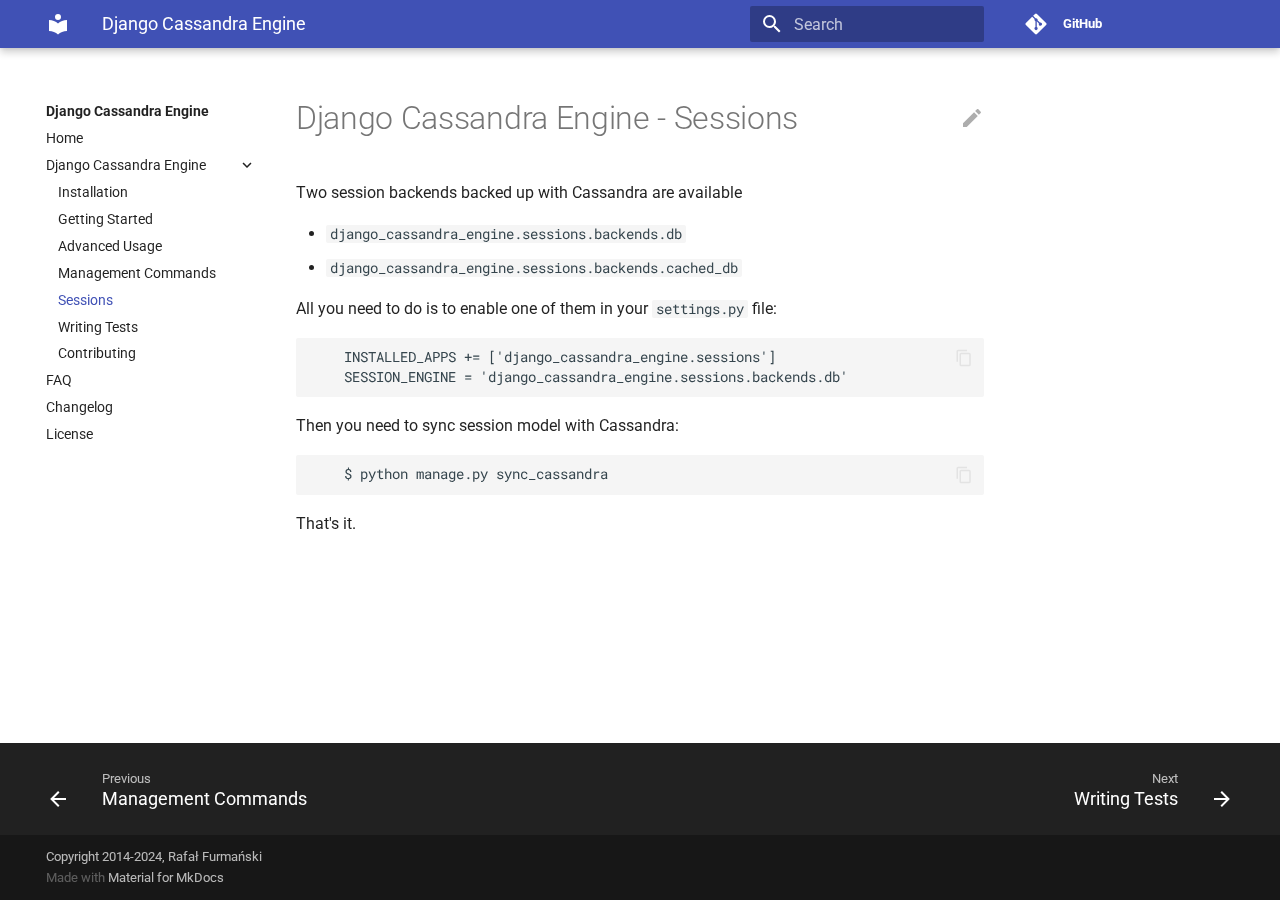
<file: guide/sessions/index.html>
<!doctype html>
<html lang="en" class="no-js">
  <head>
    
      <meta charset="utf-8">
      <meta name="viewport" content="width=device-width,initial-scale=1">
      
        <meta name="description" content="Apache Cassandra Database Wrapper for Django">
      
      
      
        <meta name="author" content="Rafał Furmański">
      
      
        <link rel="canonical" href="https://r4fek.github.io/django-cassandra-engine/guide/sessions/">
      
      <link rel="shortcut icon" href="../../assets/images/favicon.png">
      <meta name="generator" content="mkdocs-1.2.4, mkdocs-material-7.0.0">
    
    
      
        <title>Sessions - Django Cassandra Engine</title>
      
    
    
      <link rel="stylesheet" href="../../assets/stylesheets/main.a3f8f96a.min.css">
      
        
        <link rel="stylesheet" href="../../assets/stylesheets/palette.7fa14f5b.min.css">
        
      
    
    
    
      
        
        <link rel="preconnect" href="https://fonts.gstatic.com" crossorigin>
        <link rel="stylesheet" href="https://fonts.googleapis.com/css?family=Roboto:300,400,400i,700%7CRoboto+Mono&display=fallback">
        <style>:root{--md-text-font-family:"Roboto";--md-code-font-family:"Roboto Mono"}</style>
      
    
    
    
    
      
        
<script>window.ga=window.ga||function(){(ga.q=ga.q||[]).push(arguments)},ga.l=+new Date,ga("create","UA-38726443-3","auto"),ga("set","anonymizeIp",!0),ga("send","pageview"),document.addEventListener("DOMContentLoaded",function(){document.forms.search&&document.forms.search.query.addEventListener("blur",function(){var e;this.value&&(e=document.location.pathname,ga("send","pageview",e+"?q="+this.value))}),"undefined"!=typeof location$&&location$.subscribe(function(e){ga("send","pageview",e.pathname)})})</script>
<script async src="https://www.google-analytics.com/analytics.js"></script>
      
    
    
  </head>
  
  
    
    
    
    
    
    <body dir="ltr" data-md-color-scheme="" data-md-color-primary="none" data-md-color-accent="none">
      
  
    
    <input class="md-toggle" data-md-toggle="drawer" type="checkbox" id="__drawer" autocomplete="off">
    <input class="md-toggle" data-md-toggle="search" type="checkbox" id="__search" autocomplete="off">
    <label class="md-overlay" for="__drawer"></label>
    <div data-md-component="skip">
      
        
        <a href="#django-cassandra-engine-sessions" class="md-skip">
          Skip to content
        </a>
      
    </div>
    <div data-md-component="announce">
      
    </div>
    
      

<header class="md-header" data-md-component="header">
  <nav class="md-header__inner md-grid" aria-label="Header">
    <a href="https://r4fek.github.io/django-cassandra-engine/" title="Django Cassandra Engine" class="md-header__button md-logo" aria-label="Django Cassandra Engine">
      
  
  <svg xmlns="http://www.w3.org/2000/svg" viewBox="0 0 24 24"><path d="M12 8a3 3 0 0 0 3-3 3 3 0 0 0-3-3 3 3 0 0 0-3 3 3 3 0 0 0 3 3m0 3.54C9.64 9.35 6.5 8 3 8v11c3.5 0 6.64 1.35 9 3.54 2.36-2.19 5.5-3.54 9-3.54V8c-3.5 0-6.64 1.35-9 3.54z"/></svg>

    </a>
    <label class="md-header__button md-icon" for="__drawer">
      <svg xmlns="http://www.w3.org/2000/svg" viewBox="0 0 24 24"><path d="M3 6h18v2H3V6m0 5h18v2H3v-2m0 5h18v2H3v-2z"/></svg>
    </label>
    <div class="md-header__title" data-md-component="header-title">
      <div class="md-header__ellipsis">
        <div class="md-header__topic">
          <span class="md-ellipsis">
            Django Cassandra Engine
          </span>
        </div>
        <div class="md-header__topic" data-md-component="header-topic">
          <span class="md-ellipsis">
            
              Sessions
            
          </span>
        </div>
      </div>
    </div>
    <div class="md-header__options">
      
    </div>
    
      <label class="md-header__button md-icon" for="__search">
        <svg xmlns="http://www.w3.org/2000/svg" viewBox="0 0 24 24"><path d="M9.5 3A6.5 6.5 0 0 1 16 9.5c0 1.61-.59 3.09-1.56 4.23l.27.27h.79l5 5-1.5 1.5-5-5v-.79l-.27-.27A6.516 6.516 0 0 1 9.5 16 6.5 6.5 0 0 1 3 9.5 6.5 6.5 0 0 1 9.5 3m0 2C7 5 5 7 5 9.5S7 14 9.5 14 14 12 14 9.5 12 5 9.5 5z"/></svg>
      </label>
      
<div class="md-search" data-md-component="search" role="dialog">
  <label class="md-search__overlay" for="__search"></label>
  <div class="md-search__inner" role="search">
    <form class="md-search__form" name="search">
      <input type="text" class="md-search__input" name="query" aria-label="Search" placeholder="Search" autocapitalize="off" autocorrect="off" autocomplete="off" spellcheck="false" data-md-component="search-query" data-md-state="active" required>
      <label class="md-search__icon md-icon" for="__search">
        <svg xmlns="http://www.w3.org/2000/svg" viewBox="0 0 24 24"><path d="M9.5 3A6.5 6.5 0 0 1 16 9.5c0 1.61-.59 3.09-1.56 4.23l.27.27h.79l5 5-1.5 1.5-5-5v-.79l-.27-.27A6.516 6.516 0 0 1 9.5 16 6.5 6.5 0 0 1 3 9.5 6.5 6.5 0 0 1 9.5 3m0 2C7 5 5 7 5 9.5S7 14 9.5 14 14 12 14 9.5 12 5 9.5 5z"/></svg>
        <svg xmlns="http://www.w3.org/2000/svg" viewBox="0 0 24 24"><path d="M20 11v2H8l5.5 5.5-1.42 1.42L4.16 12l7.92-7.92L13.5 5.5 8 11h12z"/></svg>
      </label>
      <button type="reset" class="md-search__icon md-icon" aria-label="Clear" tabindex="-1">
        <svg xmlns="http://www.w3.org/2000/svg" viewBox="0 0 24 24"><path d="M19 6.41L17.59 5 12 10.59 6.41 5 5 6.41 10.59 12 5 17.59 6.41 19 12 13.41 17.59 19 19 17.59 13.41 12 19 6.41z"/></svg>
      </button>
    </form>
    <div class="md-search__output">
      <div class="md-search__scrollwrap" data-md-scrollfix>
        <div class="md-search-result" data-md-component="search-result">
          <div class="md-search-result__meta">
            Initializing search
          </div>
          <ol class="md-search-result__list"></ol>
        </div>
      </div>
    </div>
  </div>
</div>
    
    
      <div class="md-header__source">
        
<a href="https://github.com/r4fek/django-cassandra-engine/" title="Go to repository" class="md-source" data-md-component="source">
  <div class="md-source__icon md-icon">
    
    <svg xmlns="http://www.w3.org/2000/svg" viewBox="0 0 448 512"><path d="M439.55 236.05L244 40.45a28.87 28.87 0 0 0-40.81 0l-40.66 40.63 51.52 51.52c27.06-9.14 52.68 16.77 43.39 43.68l49.66 49.66c34.23-11.8 61.18 31 35.47 56.69-26.49 26.49-70.21-2.87-56-37.34L240.22 199v121.85c25.3 12.54 22.26 41.85 9.08 55a34.34 34.34 0 0 1-48.55 0c-17.57-17.6-11.07-46.91 11.25-56v-123c-20.8-8.51-24.6-30.74-18.64-45L142.57 101 8.45 235.14a28.86 28.86 0 0 0 0 40.81l195.61 195.6a28.86 28.86 0 0 0 40.8 0l194.69-194.69a28.86 28.86 0 0 0 0-40.81z"/></svg>
  </div>
  <div class="md-source__repository">
    GitHub
  </div>
</a>
      </div>
    
  </nav>
</header>
    
    <div class="md-container" data-md-component="container">
      
      
        
      
      <main class="md-main" data-md-component="main">
        <div class="md-main__inner md-grid">
          
            
              
              <div class="md-sidebar md-sidebar--primary" data-md-component="sidebar" data-md-type="navigation" >
                <div class="md-sidebar__scrollwrap">
                  <div class="md-sidebar__inner">
                    




<nav class="md-nav md-nav--primary" aria-label="Navigation" data-md-level="0">
  <label class="md-nav__title" for="__drawer">
    <a href="https://r4fek.github.io/django-cassandra-engine/" title="Django Cassandra Engine" class="md-nav__button md-logo" aria-label="Django Cassandra Engine">
      
  
  <svg xmlns="http://www.w3.org/2000/svg" viewBox="0 0 24 24"><path d="M12 8a3 3 0 0 0 3-3 3 3 0 0 0-3-3 3 3 0 0 0-3 3 3 3 0 0 0 3 3m0 3.54C9.64 9.35 6.5 8 3 8v11c3.5 0 6.64 1.35 9 3.54 2.36-2.19 5.5-3.54 9-3.54V8c-3.5 0-6.64 1.35-9 3.54z"/></svg>

    </a>
    Django Cassandra Engine
  </label>
  
    <div class="md-nav__source">
      
<a href="https://github.com/r4fek/django-cassandra-engine/" title="Go to repository" class="md-source" data-md-component="source">
  <div class="md-source__icon md-icon">
    
    <svg xmlns="http://www.w3.org/2000/svg" viewBox="0 0 448 512"><path d="M439.55 236.05L244 40.45a28.87 28.87 0 0 0-40.81 0l-40.66 40.63 51.52 51.52c27.06-9.14 52.68 16.77 43.39 43.68l49.66 49.66c34.23-11.8 61.18 31 35.47 56.69-26.49 26.49-70.21-2.87-56-37.34L240.22 199v121.85c25.3 12.54 22.26 41.85 9.08 55a34.34 34.34 0 0 1-48.55 0c-17.57-17.6-11.07-46.91 11.25-56v-123c-20.8-8.51-24.6-30.74-18.64-45L142.57 101 8.45 235.14a28.86 28.86 0 0 0 0 40.81l195.61 195.6a28.86 28.86 0 0 0 40.8 0l194.69-194.69a28.86 28.86 0 0 0 0-40.81z"/></svg>
  </div>
  <div class="md-source__repository">
    GitHub
  </div>
</a>
    </div>
  
  <ul class="md-nav__list" data-md-scrollfix>
    
      
      
      

  
  
  
    <li class="md-nav__item">
      <a href="../.." class="md-nav__link">
        Home
      </a>
    </li>
  

    
      
      
      

  
  
    
  
  
    
    <li class="md-nav__item md-nav__item--active md-nav__item--nested">
      
      
        <input class="md-nav__toggle md-toggle" data-md-toggle="nav-2" type="checkbox" id="nav-2" checked>
      
      <label class="md-nav__link" for="nav-2">
        Django Cassandra Engine
        <span class="md-nav__icon md-icon"></span>
      </label>
      <nav class="md-nav" aria-label="Django Cassandra Engine" data-md-level="1">
        <label class="md-nav__title" for="nav-2">
          <span class="md-nav__icon md-icon"></span>
          Django Cassandra Engine
        </label>
        <ul class="md-nav__list" data-md-scrollfix>
          
          
            
  
  
  
    <li class="md-nav__item">
      <a href="../installation/" class="md-nav__link">
        Installation
      </a>
    </li>
  

          
            
  
  
  
    <li class="md-nav__item">
      <a href="../getting_started/" class="md-nav__link">
        Getting Started
      </a>
    </li>
  

          
            
  
  
  
    <li class="md-nav__item">
      <a href="../advanced_usage/" class="md-nav__link">
        Advanced Usage
      </a>
    </li>
  

          
            
  
  
  
    <li class="md-nav__item">
      <a href="../management_commands/" class="md-nav__link">
        Management Commands
      </a>
    </li>
  

          
            
  
  
    
  
  
    <li class="md-nav__item md-nav__item--active">
      
      <input class="md-nav__toggle md-toggle" data-md-toggle="toc" type="checkbox" id="__toc">
      
        
      
      
      <a href="./" class="md-nav__link md-nav__link--active">
        Sessions
      </a>
      
    </li>
  

          
            
  
  
  
    <li class="md-nav__item">
      <a href="../tests/" class="md-nav__link">
        Writing Tests
      </a>
    </li>
  

          
            
  
  
  
    <li class="md-nav__item">
      <a href="../contributing/" class="md-nav__link">
        Contributing
      </a>
    </li>
  

          
        </ul>
      </nav>
    </li>
  

    
      
      
      

  
  
  
    <li class="md-nav__item">
      <a href="../../faq/" class="md-nav__link">
        FAQ
      </a>
    </li>
  

    
      
      
      

  
  
  
    <li class="md-nav__item">
      <a href="../../changelog/" class="md-nav__link">
        Changelog
      </a>
    </li>
  

    
      
      
      

  
  
  
    <li class="md-nav__item">
      <a href="../../license/" class="md-nav__link">
        License
      </a>
    </li>
  

    
  </ul>
</nav>
                  </div>
                </div>
              </div>
            
            
              
              <div class="md-sidebar md-sidebar--secondary" data-md-component="sidebar" data-md-type="toc" >
                <div class="md-sidebar__scrollwrap">
                  <div class="md-sidebar__inner">
                    
<nav class="md-nav md-nav--secondary" aria-label="Table of contents">
  
  
    
  
  
</nav>
                  </div>
                </div>
              </div>
            
          
          <div class="md-content" data-md-component="content">
            <article class="md-content__inner md-typeset">
              
                
                  <a href="https://github.com/r4fek/django-cassandra-engine/edit/master/docs/guide/sessions.md" title="Edit this page" class="md-content__button md-icon">
                    <svg xmlns="http://www.w3.org/2000/svg" viewBox="0 0 24 24"><path d="M20.71 7.04c.39-.39.39-1.04 0-1.41l-2.34-2.34c-.37-.39-1.02-.39-1.41 0l-1.84 1.83 3.75 3.75M3 17.25V21h3.75L17.81 9.93l-3.75-3.75L3 17.25z"/></svg>
                  </a>
                
                
                <h1 id="django-cassandra-engine-sessions">Django Cassandra Engine - Sessions<a class="headerlink" href="#django-cassandra-engine-sessions" title="Permanent link">#</a></h1>
<p>Two session backends backed up with Cassandra are available</p>
<ul>
<li><code>django_cassandra_engine.sessions.backends.db</code></li>
<li><code>django_cassandra_engine.sessions.backends.cached_db</code></li>
</ul>
<p>All you need to do is to enable one of them in your <code>settings.py</code> file:</p>
<div class="codehilite"><pre><span></span><code>    <span class="n">INSTALLED_APPS</span> <span class="o">+=</span> <span class="p">[</span><span class="s1">&#39;django_cassandra_engine.sessions&#39;</span><span class="p">]</span>
    <span class="n">SESSION_ENGINE</span> <span class="o">=</span> <span class="s1">&#39;django_cassandra_engine.sessions.backends.db&#39;</span>
</code></pre></div>

<p>Then you need to sync session model with Cassandra:</p>
<div class="codehilite"><pre><span></span><code><span class="w">    </span>$<span class="w"> </span>python<span class="w"> </span>manage.py<span class="w"> </span>sync_cassandra
</code></pre></div>

<p>That's it.</p>
                
              
              
                


              
            </article>
          </div>
        </div>
      </main>
      
        
<footer class="md-footer">
  
    <nav class="md-footer__inner md-grid" aria-label="Footer">
      
        <a href="../management_commands/" class="md-footer__link md-footer__link--prev" rel="prev">
          <div class="md-footer__button md-icon">
            <svg xmlns="http://www.w3.org/2000/svg" viewBox="0 0 24 24"><path d="M20 11v2H8l5.5 5.5-1.42 1.42L4.16 12l7.92-7.92L13.5 5.5 8 11h12z"/></svg>
          </div>
          <div class="md-footer__title">
            <div class="md-ellipsis">
              <span class="md-footer__direction">
                Previous
              </span>
              Management Commands
            </div>
          </div>
        </a>
      
      
        <a href="../tests/" class="md-footer__link md-footer__link--next" rel="next">
          <div class="md-footer__title">
            <div class="md-ellipsis">
              <span class="md-footer__direction">
                Next
              </span>
              Writing Tests
            </div>
          </div>
          <div class="md-footer__button md-icon">
            <svg xmlns="http://www.w3.org/2000/svg" viewBox="0 0 24 24"><path d="M4 11v2h12l-5.5 5.5 1.42 1.42L19.84 12l-7.92-7.92L10.5 5.5 16 11H4z"/></svg>
          </div>
        </a>
      
    </nav>
  
  <div class="md-footer-meta md-typeset">
    <div class="md-footer-meta__inner md-grid">
      <div class="md-footer-copyright">
        
          <div class="md-footer-copyright__highlight">
            Copyright 2014-2024, <a href="https://linkedin.com/in/furmanski" title="Rafał Furmański" target="_blank">Rafał Furmański</a>
          </div>
        
        Made with
        <a href="https://squidfunk.github.io/mkdocs-material/" target="_blank" rel="noopener">
          Material for MkDocs
        </a>
      </div>
      
    </div>
  </div>
</footer>
      
    </div>
    <div class="md-dialog" data-md-component="dialog">
      <div class="md-dialog__inner md-typeset"></div>
    </div>
    <script id="__config" type="application/json">{"base": "../..", "features": [], "translations": {"clipboard.copy": "Copy to clipboard", "clipboard.copied": "Copied to clipboard", "search.config.lang": "en", "search.config.pipeline": "trimmer, stopWordFilter", "search.config.separator": "[\\s\\-]+", "search.placeholder": "Search", "search.result.placeholder": "Type to start searching", "search.result.none": "No matching documents", "search.result.one": "1 matching document", "search.result.other": "# matching documents", "search.result.more.one": "1 more on this page", "search.result.more.other": "# more on this page", "search.result.term.missing": "Missing"}, "search": "../../assets/javascripts/workers/search.217ffd95.min.js", "version": "1.9.0"}</script>
    
    
      <script src="../../assets/javascripts/bundle.926459b3.min.js"></script>
      
    
  </body>
</html>
</file>
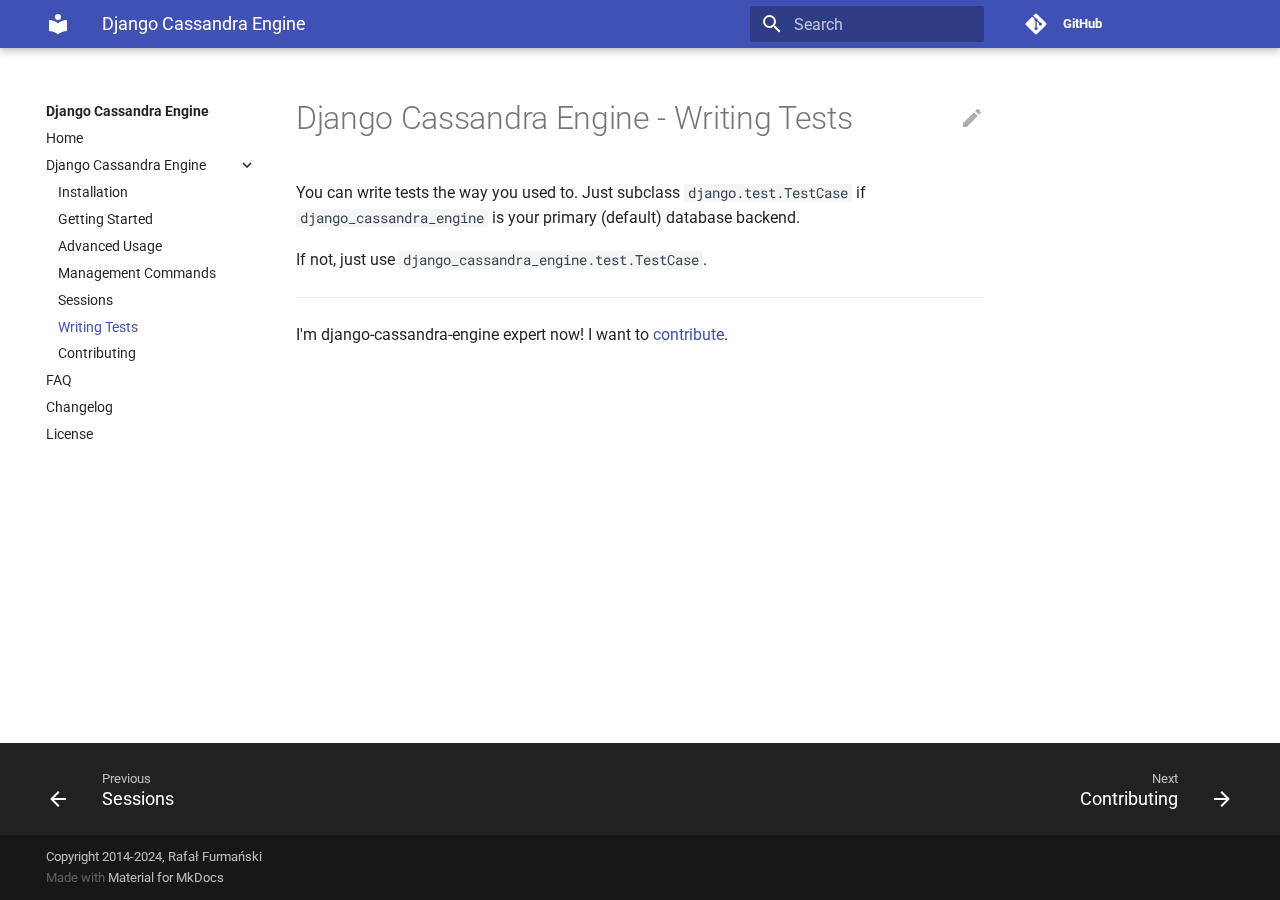
<file: guide/tests/index.html>
<!doctype html>
<html lang="en" class="no-js">
  <head>
    
      <meta charset="utf-8">
      <meta name="viewport" content="width=device-width,initial-scale=1">
      
        <meta name="description" content="Apache Cassandra Database Wrapper for Django">
      
      
      
        <meta name="author" content="Rafał Furmański">
      
      
        <link rel="canonical" href="https://r4fek.github.io/django-cassandra-engine/guide/tests/">
      
      <link rel="shortcut icon" href="../../assets/images/favicon.png">
      <meta name="generator" content="mkdocs-1.2.4, mkdocs-material-7.0.0">
    
    
      
        <title>Writing Tests - Django Cassandra Engine</title>
      
    
    
      <link rel="stylesheet" href="../../assets/stylesheets/main.a3f8f96a.min.css">
      
        
        <link rel="stylesheet" href="../../assets/stylesheets/palette.7fa14f5b.min.css">
        
      
    
    
    
      
        
        <link rel="preconnect" href="https://fonts.gstatic.com" crossorigin>
        <link rel="stylesheet" href="https://fonts.googleapis.com/css?family=Roboto:300,400,400i,700%7CRoboto+Mono&display=fallback">
        <style>:root{--md-text-font-family:"Roboto";--md-code-font-family:"Roboto Mono"}</style>
      
    
    
    
    
      
        
<script>window.ga=window.ga||function(){(ga.q=ga.q||[]).push(arguments)},ga.l=+new Date,ga("create","UA-38726443-3","auto"),ga("set","anonymizeIp",!0),ga("send","pageview"),document.addEventListener("DOMContentLoaded",function(){document.forms.search&&document.forms.search.query.addEventListener("blur",function(){var e;this.value&&(e=document.location.pathname,ga("send","pageview",e+"?q="+this.value))}),"undefined"!=typeof location$&&location$.subscribe(function(e){ga("send","pageview",e.pathname)})})</script>
<script async src="https://www.google-analytics.com/analytics.js"></script>
      
    
    
  </head>
  
  
    
    
    
    
    
    <body dir="ltr" data-md-color-scheme="" data-md-color-primary="none" data-md-color-accent="none">
      
  
    
    <input class="md-toggle" data-md-toggle="drawer" type="checkbox" id="__drawer" autocomplete="off">
    <input class="md-toggle" data-md-toggle="search" type="checkbox" id="__search" autocomplete="off">
    <label class="md-overlay" for="__drawer"></label>
    <div data-md-component="skip">
      
        
        <a href="#django-cassandra-engine-writing-tests" class="md-skip">
          Skip to content
        </a>
      
    </div>
    <div data-md-component="announce">
      
    </div>
    
      

<header class="md-header" data-md-component="header">
  <nav class="md-header__inner md-grid" aria-label="Header">
    <a href="https://r4fek.github.io/django-cassandra-engine/" title="Django Cassandra Engine" class="md-header__button md-logo" aria-label="Django Cassandra Engine">
      
  
  <svg xmlns="http://www.w3.org/2000/svg" viewBox="0 0 24 24"><path d="M12 8a3 3 0 0 0 3-3 3 3 0 0 0-3-3 3 3 0 0 0-3 3 3 3 0 0 0 3 3m0 3.54C9.64 9.35 6.5 8 3 8v11c3.5 0 6.64 1.35 9 3.54 2.36-2.19 5.5-3.54 9-3.54V8c-3.5 0-6.64 1.35-9 3.54z"/></svg>

    </a>
    <label class="md-header__button md-icon" for="__drawer">
      <svg xmlns="http://www.w3.org/2000/svg" viewBox="0 0 24 24"><path d="M3 6h18v2H3V6m0 5h18v2H3v-2m0 5h18v2H3v-2z"/></svg>
    </label>
    <div class="md-header__title" data-md-component="header-title">
      <div class="md-header__ellipsis">
        <div class="md-header__topic">
          <span class="md-ellipsis">
            Django Cassandra Engine
          </span>
        </div>
        <div class="md-header__topic" data-md-component="header-topic">
          <span class="md-ellipsis">
            
              Writing Tests
            
          </span>
        </div>
      </div>
    </div>
    <div class="md-header__options">
      
    </div>
    
      <label class="md-header__button md-icon" for="__search">
        <svg xmlns="http://www.w3.org/2000/svg" viewBox="0 0 24 24"><path d="M9.5 3A6.5 6.5 0 0 1 16 9.5c0 1.61-.59 3.09-1.56 4.23l.27.27h.79l5 5-1.5 1.5-5-5v-.79l-.27-.27A6.516 6.516 0 0 1 9.5 16 6.5 6.5 0 0 1 3 9.5 6.5 6.5 0 0 1 9.5 3m0 2C7 5 5 7 5 9.5S7 14 9.5 14 14 12 14 9.5 12 5 9.5 5z"/></svg>
      </label>
      
<div class="md-search" data-md-component="search" role="dialog">
  <label class="md-search__overlay" for="__search"></label>
  <div class="md-search__inner" role="search">
    <form class="md-search__form" name="search">
      <input type="text" class="md-search__input" name="query" aria-label="Search" placeholder="Search" autocapitalize="off" autocorrect="off" autocomplete="off" spellcheck="false" data-md-component="search-query" data-md-state="active" required>
      <label class="md-search__icon md-icon" for="__search">
        <svg xmlns="http://www.w3.org/2000/svg" viewBox="0 0 24 24"><path d="M9.5 3A6.5 6.5 0 0 1 16 9.5c0 1.61-.59 3.09-1.56 4.23l.27.27h.79l5 5-1.5 1.5-5-5v-.79l-.27-.27A6.516 6.516 0 0 1 9.5 16 6.5 6.5 0 0 1 3 9.5 6.5 6.5 0 0 1 9.5 3m0 2C7 5 5 7 5 9.5S7 14 9.5 14 14 12 14 9.5 12 5 9.5 5z"/></svg>
        <svg xmlns="http://www.w3.org/2000/svg" viewBox="0 0 24 24"><path d="M20 11v2H8l5.5 5.5-1.42 1.42L4.16 12l7.92-7.92L13.5 5.5 8 11h12z"/></svg>
      </label>
      <button type="reset" class="md-search__icon md-icon" aria-label="Clear" tabindex="-1">
        <svg xmlns="http://www.w3.org/2000/svg" viewBox="0 0 24 24"><path d="M19 6.41L17.59 5 12 10.59 6.41 5 5 6.41 10.59 12 5 17.59 6.41 19 12 13.41 17.59 19 19 17.59 13.41 12 19 6.41z"/></svg>
      </button>
    </form>
    <div class="md-search__output">
      <div class="md-search__scrollwrap" data-md-scrollfix>
        <div class="md-search-result" data-md-component="search-result">
          <div class="md-search-result__meta">
            Initializing search
          </div>
          <ol class="md-search-result__list"></ol>
        </div>
      </div>
    </div>
  </div>
</div>
    
    
      <div class="md-header__source">
        
<a href="https://github.com/r4fek/django-cassandra-engine/" title="Go to repository" class="md-source" data-md-component="source">
  <div class="md-source__icon md-icon">
    
    <svg xmlns="http://www.w3.org/2000/svg" viewBox="0 0 448 512"><path d="M439.55 236.05L244 40.45a28.87 28.87 0 0 0-40.81 0l-40.66 40.63 51.52 51.52c27.06-9.14 52.68 16.77 43.39 43.68l49.66 49.66c34.23-11.8 61.18 31 35.47 56.69-26.49 26.49-70.21-2.87-56-37.34L240.22 199v121.85c25.3 12.54 22.26 41.85 9.08 55a34.34 34.34 0 0 1-48.55 0c-17.57-17.6-11.07-46.91 11.25-56v-123c-20.8-8.51-24.6-30.74-18.64-45L142.57 101 8.45 235.14a28.86 28.86 0 0 0 0 40.81l195.61 195.6a28.86 28.86 0 0 0 40.8 0l194.69-194.69a28.86 28.86 0 0 0 0-40.81z"/></svg>
  </div>
  <div class="md-source__repository">
    GitHub
  </div>
</a>
      </div>
    
  </nav>
</header>
    
    <div class="md-container" data-md-component="container">
      
      
        
      
      <main class="md-main" data-md-component="main">
        <div class="md-main__inner md-grid">
          
            
              
              <div class="md-sidebar md-sidebar--primary" data-md-component="sidebar" data-md-type="navigation" >
                <div class="md-sidebar__scrollwrap">
                  <div class="md-sidebar__inner">
                    




<nav class="md-nav md-nav--primary" aria-label="Navigation" data-md-level="0">
  <label class="md-nav__title" for="__drawer">
    <a href="https://r4fek.github.io/django-cassandra-engine/" title="Django Cassandra Engine" class="md-nav__button md-logo" aria-label="Django Cassandra Engine">
      
  
  <svg xmlns="http://www.w3.org/2000/svg" viewBox="0 0 24 24"><path d="M12 8a3 3 0 0 0 3-3 3 3 0 0 0-3-3 3 3 0 0 0-3 3 3 3 0 0 0 3 3m0 3.54C9.64 9.35 6.5 8 3 8v11c3.5 0 6.64 1.35 9 3.54 2.36-2.19 5.5-3.54 9-3.54V8c-3.5 0-6.64 1.35-9 3.54z"/></svg>

    </a>
    Django Cassandra Engine
  </label>
  
    <div class="md-nav__source">
      
<a href="https://github.com/r4fek/django-cassandra-engine/" title="Go to repository" class="md-source" data-md-component="source">
  <div class="md-source__icon md-icon">
    
    <svg xmlns="http://www.w3.org/2000/svg" viewBox="0 0 448 512"><path d="M439.55 236.05L244 40.45a28.87 28.87 0 0 0-40.81 0l-40.66 40.63 51.52 51.52c27.06-9.14 52.68 16.77 43.39 43.68l49.66 49.66c34.23-11.8 61.18 31 35.47 56.69-26.49 26.49-70.21-2.87-56-37.34L240.22 199v121.85c25.3 12.54 22.26 41.85 9.08 55a34.34 34.34 0 0 1-48.55 0c-17.57-17.6-11.07-46.91 11.25-56v-123c-20.8-8.51-24.6-30.74-18.64-45L142.57 101 8.45 235.14a28.86 28.86 0 0 0 0 40.81l195.61 195.6a28.86 28.86 0 0 0 40.8 0l194.69-194.69a28.86 28.86 0 0 0 0-40.81z"/></svg>
  </div>
  <div class="md-source__repository">
    GitHub
  </div>
</a>
    </div>
  
  <ul class="md-nav__list" data-md-scrollfix>
    
      
      
      

  
  
  
    <li class="md-nav__item">
      <a href="../.." class="md-nav__link">
        Home
      </a>
    </li>
  

    
      
      
      

  
  
    
  
  
    
    <li class="md-nav__item md-nav__item--active md-nav__item--nested">
      
      
        <input class="md-nav__toggle md-toggle" data-md-toggle="nav-2" type="checkbox" id="nav-2" checked>
      
      <label class="md-nav__link" for="nav-2">
        Django Cassandra Engine
        <span class="md-nav__icon md-icon"></span>
      </label>
      <nav class="md-nav" aria-label="Django Cassandra Engine" data-md-level="1">
        <label class="md-nav__title" for="nav-2">
          <span class="md-nav__icon md-icon"></span>
          Django Cassandra Engine
        </label>
        <ul class="md-nav__list" data-md-scrollfix>
          
          
            
  
  
  
    <li class="md-nav__item">
      <a href="../installation/" class="md-nav__link">
        Installation
      </a>
    </li>
  

          
            
  
  
  
    <li class="md-nav__item">
      <a href="../getting_started/" class="md-nav__link">
        Getting Started
      </a>
    </li>
  

          
            
  
  
  
    <li class="md-nav__item">
      <a href="../advanced_usage/" class="md-nav__link">
        Advanced Usage
      </a>
    </li>
  

          
            
  
  
  
    <li class="md-nav__item">
      <a href="../management_commands/" class="md-nav__link">
        Management Commands
      </a>
    </li>
  

          
            
  
  
  
    <li class="md-nav__item">
      <a href="../sessions/" class="md-nav__link">
        Sessions
      </a>
    </li>
  

          
            
  
  
    
  
  
    <li class="md-nav__item md-nav__item--active">
      
      <input class="md-nav__toggle md-toggle" data-md-toggle="toc" type="checkbox" id="__toc">
      
        
      
      
      <a href="./" class="md-nav__link md-nav__link--active">
        Writing Tests
      </a>
      
    </li>
  

          
            
  
  
  
    <li class="md-nav__item">
      <a href="../contributing/" class="md-nav__link">
        Contributing
      </a>
    </li>
  

          
        </ul>
      </nav>
    </li>
  

    
      
      
      

  
  
  
    <li class="md-nav__item">
      <a href="../../faq/" class="md-nav__link">
        FAQ
      </a>
    </li>
  

    
      
      
      

  
  
  
    <li class="md-nav__item">
      <a href="../../changelog/" class="md-nav__link">
        Changelog
      </a>
    </li>
  

    
      
      
      

  
  
  
    <li class="md-nav__item">
      <a href="../../license/" class="md-nav__link">
        License
      </a>
    </li>
  

    
  </ul>
</nav>
                  </div>
                </div>
              </div>
            
            
              
              <div class="md-sidebar md-sidebar--secondary" data-md-component="sidebar" data-md-type="toc" >
                <div class="md-sidebar__scrollwrap">
                  <div class="md-sidebar__inner">
                    
<nav class="md-nav md-nav--secondary" aria-label="Table of contents">
  
  
    
  
  
</nav>
                  </div>
                </div>
              </div>
            
          
          <div class="md-content" data-md-component="content">
            <article class="md-content__inner md-typeset">
              
                
                  <a href="https://github.com/r4fek/django-cassandra-engine/edit/master/docs/guide/tests.md" title="Edit this page" class="md-content__button md-icon">
                    <svg xmlns="http://www.w3.org/2000/svg" viewBox="0 0 24 24"><path d="M20.71 7.04c.39-.39.39-1.04 0-1.41l-2.34-2.34c-.37-.39-1.02-.39-1.41 0l-1.84 1.83 3.75 3.75M3 17.25V21h3.75L17.81 9.93l-3.75-3.75L3 17.25z"/></svg>
                  </a>
                
                
                <h1 id="django-cassandra-engine-writing-tests">Django Cassandra Engine - Writing Tests<a class="headerlink" href="#django-cassandra-engine-writing-tests" title="Permanent link">#</a></h1>
<p>You can write tests the way you used to. Just subclass <code>django.test.TestCase</code>
if <code>django_cassandra_engine</code> is your primary (default) database backend.</p>
<p>If not, just use <code>django_cassandra_engine.test.TestCase</code>.</p>
<hr />
<p>I'm django-cassandra-engine expert now! I want to <a href="../contributing/">contribute</a>.</p>
                
              
              
                


              
            </article>
          </div>
        </div>
      </main>
      
        
<footer class="md-footer">
  
    <nav class="md-footer__inner md-grid" aria-label="Footer">
      
        <a href="../sessions/" class="md-footer__link md-footer__link--prev" rel="prev">
          <div class="md-footer__button md-icon">
            <svg xmlns="http://www.w3.org/2000/svg" viewBox="0 0 24 24"><path d="M20 11v2H8l5.5 5.5-1.42 1.42L4.16 12l7.92-7.92L13.5 5.5 8 11h12z"/></svg>
          </div>
          <div class="md-footer__title">
            <div class="md-ellipsis">
              <span class="md-footer__direction">
                Previous
              </span>
              Sessions
            </div>
          </div>
        </a>
      
      
        <a href="../contributing/" class="md-footer__link md-footer__link--next" rel="next">
          <div class="md-footer__title">
            <div class="md-ellipsis">
              <span class="md-footer__direction">
                Next
              </span>
              Contributing
            </div>
          </div>
          <div class="md-footer__button md-icon">
            <svg xmlns="http://www.w3.org/2000/svg" viewBox="0 0 24 24"><path d="M4 11v2h12l-5.5 5.5 1.42 1.42L19.84 12l-7.92-7.92L10.5 5.5 16 11H4z"/></svg>
          </div>
        </a>
      
    </nav>
  
  <div class="md-footer-meta md-typeset">
    <div class="md-footer-meta__inner md-grid">
      <div class="md-footer-copyright">
        
          <div class="md-footer-copyright__highlight">
            Copyright 2014-2024, <a href="https://linkedin.com/in/furmanski" title="Rafał Furmański" target="_blank">Rafał Furmański</a>
          </div>
        
        Made with
        <a href="https://squidfunk.github.io/mkdocs-material/" target="_blank" rel="noopener">
          Material for MkDocs
        </a>
      </div>
      
    </div>
  </div>
</footer>
      
    </div>
    <div class="md-dialog" data-md-component="dialog">
      <div class="md-dialog__inner md-typeset"></div>
    </div>
    <script id="__config" type="application/json">{"base": "../..", "features": [], "translations": {"clipboard.copy": "Copy to clipboard", "clipboard.copied": "Copied to clipboard", "search.config.lang": "en", "search.config.pipeline": "trimmer, stopWordFilter", "search.config.separator": "[\\s\\-]+", "search.placeholder": "Search", "search.result.placeholder": "Type to start searching", "search.result.none": "No matching documents", "search.result.one": "1 matching document", "search.result.other": "# matching documents", "search.result.more.one": "1 more on this page", "search.result.more.other": "# more on this page", "search.result.term.missing": "Missing"}, "search": "../../assets/javascripts/workers/search.217ffd95.min.js", "version": "1.9.0"}</script>
    
    
      <script src="../../assets/javascripts/bundle.926459b3.min.js"></script>
      
    
  </body>
</html>
</file>
<file: assets/stylesheets/main.a3f8f96a.min.css>
@charset "UTF-8";html{box-sizing:border-box;-webkit-text-size-adjust:none;-moz-text-size-adjust:none;-ms-text-size-adjust:none;text-size-adjust:none}*,:after,:before{box-sizing:inherit}body{margin:0}a,button,input,label{-webkit-tap-highlight-color:transparent}a{color:inherit;text-decoration:none}hr{display:block;box-sizing:initial;height:.05rem;padding:0;overflow:visible;border:0}small{font-size:80%}sub,sup{line-height:1em}img{border-style:none}table{border-collapse:initial;border-spacing:0}td,th{font-weight:400;vertical-align:top}button{margin:0;padding:0;font-size:inherit;background:transparent;border:0}input{border:0;outline:none}:root{--md-default-fg-color:rgba(0,0,0,0.87);--md-default-fg-color--light:rgba(0,0,0,0.54);--md-default-fg-color--lighter:rgba(0,0,0,0.32);--md-default-fg-color--lightest:rgba(0,0,0,0.07);--md-default-bg-color:#fff;--md-default-bg-color--light:hsla(0,0%,100%,0.7);--md-default-bg-color--lighter:hsla(0,0%,100%,0.3);--md-default-bg-color--lightest:hsla(0,0%,100%,0.12);--md-primary-fg-color:#4051b5;--md-primary-fg-color--light:#5d6cc0;--md-primary-fg-color--dark:#303fa1;--md-primary-bg-color:#fff;--md-primary-bg-color--light:hsla(0,0%,100%,0.7);--md-accent-fg-color:#526cfe;--md-accent-fg-color--transparent:rgba(83,108,254,0.1);--md-accent-bg-color:#fff;--md-accent-bg-color--light:hsla(0,0%,100%,0.7)}:root>*{--md-code-fg-color:#36464e;--md-code-bg-color:#f5f5f5;--md-code-hl-color:rgba(255,255,0,0.5);--md-code-hl-number-color:#d52a2a;--md-code-hl-special-color:#db1457;--md-code-hl-function-color:#a846b9;--md-code-hl-constant-color:#6e59d9;--md-code-hl-keyword-color:#3f6ec6;--md-code-hl-string-color:#1c7d4d;--md-code-hl-name-color:var(--md-code-fg-color);--md-code-hl-operator-color:var(--md-default-fg-color--light);--md-code-hl-punctuation-color:var(--md-default-fg-color--light);--md-code-hl-comment-color:var(--md-default-fg-color--light);--md-code-hl-generic-color:var(--md-default-fg-color--light);--md-code-hl-variable-color:var(--md-default-fg-color--light);--md-typeset-color:var(--md-default-fg-color);--md-typeset-a-color:var(--md-primary-fg-color);--md-typeset-mark-color:rgba(255,255,0,0.5);--md-typeset-del-color:rgba(245,80,61,0.15);--md-typeset-ins-color:rgba(11,213,112,0.15);--md-typeset-kbd-color:#fafafa;--md-typeset-kbd-accent-color:#fff;--md-typeset-kbd-border-color:#b8b8b8;--md-admonition-fg-color:var(--md-default-fg-color);--md-admonition-bg-color:var(--md-default-bg-color);--md-footer-fg-color:#fff;--md-footer-fg-color--light:hsla(0,0%,100%,0.7);--md-footer-fg-color--lighter:hsla(0,0%,100%,0.3);--md-footer-bg-color:rgba(0,0,0,0.87);--md-footer-bg-color--dark:rgba(0,0,0,0.32)}.md-icon svg{display:block;width:1.2rem;height:1.2rem;fill:currentColor}body{-webkit-font-smoothing:antialiased;-moz-osx-font-smoothing:grayscale}body,input{font-feature-settings:"kern","liga";font-family:var(--md-text-font-family,_),-apple-system,BlinkMacSystemFont,Helvetica,Arial,sans-serif}body,code,input,kbd,pre{color:var(--md-typeset-color)}code,kbd,pre{font-feature-settings:"kern";font-family:var(--md-code-font-family,_),SFMono-Regular,Consolas,Menlo,monospace}:root{--md-typeset-table--ascending:url("data:image/svg+xml;charset=utf-8,<svg xmlns='http://www.w3.org/2000/svg' viewBox='0 0 24 24'><path d='M11 4h2v12l5.5-5.5 1.42 1.42L12 19.84l-7.92-7.92L5.5 10.5 11 16V4z'/></svg>");--md-typeset-table--descending:url("data:image/svg+xml;charset=utf-8,<svg xmlns='http://www.w3.org/2000/svg' viewBox='0 0 24 24'><path d='M13 20h-2V8l-5.5 5.5-1.42-1.42L12 4.16l7.92 7.92-1.42 1.42L13 8v12z'/></svg>")}.md-typeset{font-size:.8rem;line-height:1.6;-webkit-print-color-adjust:exact;color-adjust:exact}@media print{.md-typeset{font-size:.68rem}}.md-typeset blockquote,.md-typeset dl,.md-typeset ol,.md-typeset p,.md-typeset ul{display:flow-root;margin:1em 0}.md-typeset h1{margin:0 0 1.25em;color:var(--md-default-fg-color--light);font-size:2em;line-height:1.3}.md-typeset h1,.md-typeset h2{font-weight:300;letter-spacing:-.01em}.md-typeset h2{margin:1.6em 0 .64em;font-size:1.5625em;line-height:1.4}.md-typeset h3{margin:1.6em 0 .8em;font-weight:400;font-size:1.25em;line-height:1.5;letter-spacing:-.01em}.md-typeset h2+h3{margin-top:.8em}.md-typeset h4{margin:1em 0;font-weight:700;letter-spacing:-.01em}.md-typeset h5,.md-typeset h6{margin:1.25em 0;color:var(--md-default-fg-color--light);font-weight:700;font-size:.8em;letter-spacing:-.01em}.md-typeset h5{text-transform:uppercase}.md-typeset hr{display:flow-root;margin:1.5em 0;border-bottom:.05rem solid var(--md-default-fg-color--lightest)}.md-typeset a{color:var(--md-typeset-a-color);word-break:break-word}.md-typeset a,.md-typeset a:before{transition:color 125ms}.md-typeset a:focus,.md-typeset a:hover{color:var(--md-accent-fg-color)}.md-typeset code,.md-typeset kbd,.md-typeset pre{color:var(--md-code-fg-color);direction:ltr}@media print{.md-typeset code,.md-typeset kbd,.md-typeset pre{white-space:pre-wrap}}.md-typeset code{padding:0 .2941176471em;font-size:.85em;word-break:break-word;background-color:var(--md-code-bg-color);border-radius:.1rem;-webkit-box-decoration-break:clone;box-decoration-break:clone}.md-typeset code:not(.focus-visible){outline:none;-webkit-tap-highlight-color:transparent}.md-typeset h1 code,.md-typeset h2 code,.md-typeset h3 code,.md-typeset h4 code,.md-typeset h5 code,.md-typeset h6 code{margin:initial;padding:initial;background-color:initial;box-shadow:none}.md-typeset a>code{color:currentColor}.md-typeset pre{position:relative;display:flow-root;margin:1em 0;line-height:1.4}.md-typeset pre>code{display:block;margin:0;padding:.7720588235em 1.1764705882em;overflow:auto;word-break:normal;box-shadow:none;-webkit-box-decoration-break:slice;box-decoration-break:slice;touch-action:auto;scrollbar-width:thin;scrollbar-color:var(--md-default-fg-color--lighter) transparent}.md-typeset pre>code:hover{scrollbar-color:var(--md-accent-fg-color) transparent}.md-typeset pre>code::-webkit-scrollbar{width:.2rem;height:.2rem}.md-typeset pre>code::-webkit-scrollbar-thumb{background-color:var(--md-default-fg-color--lighter)}.md-typeset pre>code::-webkit-scrollbar-thumb:hover{background-color:var(--md-accent-fg-color)}@media screen and (max-width:44.9375em){.md-typeset>pre{margin:1em -.8rem}.md-typeset>pre code{border-radius:0}}.md-typeset kbd{display:inline-block;padding:0 .6666666667em;color:var(--md-default-fg-color);font-size:.75em;vertical-align:text-top;word-break:break-word;background-color:var(--md-typeset-kbd-color);border-radius:.1rem;box-shadow:0 .1rem 0 .05rem var(--md-typeset-kbd-border-color),0 .1rem 0 var(--md-typeset-kbd-border-color),0 -.1rem .2rem var(--md-typeset-kbd-accent-color) inset}.md-typeset mark{color:inherit;word-break:break-word;background-color:var(--md-typeset-mark-color);-webkit-box-decoration-break:clone;box-decoration-break:clone}.md-typeset abbr{text-decoration:none;border-bottom:.05rem dotted var(--md-default-fg-color--light);cursor:help}@media (hover:none){.md-typeset abbr{position:relative}.md-typeset abbr[title]:focus:after,.md-typeset abbr[title]:hover:after{box-shadow:0 2px 2px 0 rgba(0,0,0,.14),0 1px 5px 0 rgba(0,0,0,.12),0 3px 1px -2px rgba(0,0,0,.2);position:absolute;left:0;display:inline-block;width:auto;min-width:-webkit-max-content;min-width:-moz-max-content;min-width:max-content;max-width:80%;margin-top:2em;padding:.2rem .3rem;color:var(--md-default-bg-color);font-size:.7rem;background-color:var(--md-default-fg-color);border-radius:.1rem;content:attr(title)}}.md-typeset small{opacity:.75}.md-typeset sub,.md-typeset sup{margin-left:.078125em}[dir=rtl] .md-typeset sub,[dir=rtl] .md-typeset sup{margin-right:.078125em;margin-left:0}.md-typeset blockquote{padding-left:.6rem;color:var(--md-default-fg-color--light);border-left:.2rem solid var(--md-default-fg-color--lighter)}[dir=rtl] .md-typeset blockquote{padding-right:.6rem;padding-left:0;border-right:.2rem solid var(--md-default-fg-color--lighter);border-left:initial}.md-typeset ul{list-style-type:disc}.md-typeset ol,.md-typeset ul{margin-left:.625em;padding:0}[dir=rtl] .md-typeset ol,[dir=rtl] .md-typeset ul{margin-right:.625em;margin-left:0}.md-typeset ol ol,.md-typeset ul ol{list-style-type:lower-alpha}.md-typeset ol ol ol,.md-typeset ul ol ol{list-style-type:lower-roman}.md-typeset ol li,.md-typeset ul li{margin-bottom:.5em;margin-left:1.25em}[dir=rtl] .md-typeset ol li,[dir=rtl] .md-typeset ul li{margin-right:1.25em;margin-left:0}.md-typeset ol li blockquote,.md-typeset ol li p,.md-typeset ul li blockquote,.md-typeset ul li p{margin:.5em 0}.md-typeset ol li:last-child,.md-typeset ul li:last-child{margin-bottom:0}.md-typeset ol li ol,.md-typeset ol li ul,.md-typeset ul li ol,.md-typeset ul li ul{margin:.5em 0 .5em .625em}[dir=rtl] .md-typeset ol li ol,[dir=rtl] .md-typeset ol li ul,[dir=rtl] .md-typeset ul li ol,[dir=rtl] .md-typeset ul li ul{margin-right:.625em;margin-left:0}.md-typeset dd{margin:1em 0 1.5em 1.875em}[dir=rtl] .md-typeset dd{margin-right:1.875em;margin-left:0}.md-typeset img,.md-typeset svg{max-width:100%;height:auto}.md-typeset img[align=left],.md-typeset svg[align=left]{margin:1em 1em 1em 0}.md-typeset img[align=right],.md-typeset svg[align=right]{margin:1em 0 1em 1em}.md-typeset img[align]:only-child,.md-typeset svg[align]:only-child{margin-top:0}.md-typeset figure{width:-webkit-fit-content;width:-moz-fit-content;width:fit-content;max-width:100%;margin:0 auto;text-align:center}.md-typeset figure img{display:block}.md-typeset figcaption{max-width:24rem;margin:1em auto 2em;font-style:italic}.md-typeset iframe{max-width:100%}.md-typeset table:not([class]){display:inline-block;max-width:100%;overflow:auto;font-size:.64rem;background-color:var(--md-default-bg-color);border-radius:.1rem;box-shadow:0 .2rem .5rem rgba(0,0,0,.05),0 0 .05rem rgba(0,0,0,.1);touch-action:auto}@media print{.md-typeset table:not([class]){display:table}}.md-typeset table:not([class])+*{margin-top:1.5em}.md-typeset table:not([class]) td>:first-child,.md-typeset table:not([class]) th>:first-child{margin-top:0}.md-typeset table:not([class]) td>:last-child,.md-typeset table:not([class]) th>:last-child{margin-bottom:0}.md-typeset table:not([class]) td:not([align]),.md-typeset table:not([class]) th:not([align]){text-align:left}[dir=rtl] .md-typeset table:not([class]) td:not([align]),[dir=rtl] .md-typeset table:not([class]) th:not([align]){text-align:right}.md-typeset table:not([class]) th{min-width:5rem;padding:.9375em 1.25em;color:var(--md-default-bg-color);vertical-align:top;background-color:var(--md-default-fg-color--light)}.md-typeset table:not([class]) th a{color:inherit}.md-typeset table:not([class]) td{padding:.9375em 1.25em;vertical-align:top;border-top:.05rem solid var(--md-default-fg-color--lightest)}.md-typeset table:not([class]) tr{transition:background-color 125ms}.md-typeset table:not([class]) tr:hover{background-color:rgba(0,0,0,.035);box-shadow:0 .05rem 0 var(--md-default-bg-color) inset}.md-typeset table:not([class]) tr:first-child td{border-top:0}.md-typeset table:not([class]) a{word-break:normal}.md-typeset table th[role=columnheader]{cursor:pointer}.md-typeset table th[role=columnheader]:after{display:inline-block;width:1.2em;height:1.2em;margin-left:.5em;vertical-align:sub;-webkit-mask-repeat:no-repeat;mask-repeat:no-repeat;-webkit-mask-size:contain;mask-size:contain;content:""}.md-typeset table th[role=columnheader][aria-sort=ascending]:after{background-color:currentColor;-webkit-mask-image:var(--md-typeset-table--ascending);mask-image:var(--md-typeset-table--ascending)}.md-typeset table th[role=columnheader][aria-sort=descending]:after{background-color:currentColor;-webkit-mask-image:var(--md-typeset-table--descending);mask-image:var(--md-typeset-table--descending)}.md-typeset__scrollwrap{margin:1em -.8rem;overflow-x:auto;touch-action:auto}.md-typeset__table{display:inline-block;margin-bottom:.5em;padding:0 .8rem}@media print{.md-typeset__table{display:block}}html .md-typeset__table table{display:table;width:100%;margin:0;overflow:hidden}html{height:100%;overflow-x:hidden;font-size:125%}@media screen and (min-width:100em){html{font-size:137.5%}}@media screen and (min-width:125em){html{font-size:150%}}body{position:relative;display:flex;flex-direction:column;width:100%;min-height:100%;font-size:.5rem;background-color:var(--md-default-bg-color)}@media print{body{display:block}}@media screen and (max-width:59.9375em){body[data-md-state=lock]{position:fixed}}.md-grid{max-width:61rem;margin-right:auto;margin-left:auto}.md-container{display:flex;flex-direction:column;flex-grow:1}@media print{.md-container{display:block}}.md-main{flex-grow:1}.md-main__inner{display:flex;height:100%;margin-top:1.5rem}.md-ellipsis{overflow:hidden;white-space:nowrap;text-overflow:ellipsis}.md-toggle{display:none}.md-skip{position:fixed;z-index:-1;margin:.5rem;padding:.3rem .5rem;color:var(--md-default-bg-color);font-size:.64rem;background-color:var(--md-default-fg-color);border-radius:.1rem;transform:translateY(.4rem);opacity:0}.md-skip:focus{z-index:10;transform:translateY(0);opacity:1;transition:transform .25s cubic-bezier(.4,0,.2,1),opacity 175ms 75ms}@page{margin:25mm}.md-announce{overflow:auto;background-color:var(--md-footer-bg-color)}@media print{.md-announce{display:none}}.md-announce__inner{margin:.6rem auto;padding:0 .8rem;color:var(--md-footer-fg-color);font-size:.7rem}:root{--md-clipboard-icon:url("data:image/svg+xml;charset=utf-8,<svg xmlns='http://www.w3.org/2000/svg' viewBox='0 0 24 24'><path d='M19 21H8V7h11m0-2H8a2 2 0 0 0-2 2v14a2 2 0 0 0 2 2h11a2 2 0 0 0 2-2V7a2 2 0 0 0-2-2m-3-4H4a2 2 0 0 0-2 2v14h2V3h12V1z'/></svg>")}.md-clipboard{position:absolute;top:.5em;right:.5em;z-index:1;width:1.5em;height:1.5em;color:var(--md-default-fg-color--lightest);border-radius:.1rem;cursor:pointer;transition:color .25s}@media print{.md-clipboard{display:none}}.md-clipboard:not(.focus-visible){outline:none;-webkit-tap-highlight-color:transparent}:hover>.md-clipboard{color:var(--md-default-fg-color--light)}.md-clipboard:focus,.md-clipboard:hover{color:var(--md-accent-fg-color)}.md-clipboard:after{display:block;width:1.125em;height:1.125em;margin:0 auto;background-color:currentColor;-webkit-mask-image:var(--md-clipboard-icon);mask-image:var(--md-clipboard-icon);-webkit-mask-repeat:no-repeat;mask-repeat:no-repeat;-webkit-mask-size:contain;mask-size:contain;content:""}.md-clipboard--inline{cursor:pointer}.md-clipboard--inline code{transition:color .25s,background-color .25s}.md-clipboard--inline:focus code,.md-clipboard--inline:hover code{color:var(--md-accent-fg-color);background-color:var(--md-accent-fg-color--transparent)}.md-content{flex-grow:1;overflow:hidden;scroll-padding-top:51.2rem}.md-content__inner{margin:0 .8rem 1.2rem;padding-top:.6rem}@media screen and (min-width:76.25em){.md-sidebar--primary:not([hidden])~.md-content>.md-content__inner{margin-left:1.2rem}[dir=rtl] .md-sidebar--primary:not([hidden])~.md-content>.md-content__inner{margin-right:1.2rem;margin-left:.8rem}.md-sidebar--secondary:not([hidden])~.md-content>.md-content__inner{margin-right:1.2rem}[dir=rtl] .md-sidebar--secondary:not([hidden])~.md-content>.md-content__inner{margin-right:.8rem;margin-left:1.2rem}}.md-content__inner:before{display:block;height:.4rem;content:""}.md-content__inner>:last-child{margin-bottom:0}.md-content__button{float:right;margin:.4rem 0 .4rem .4rem;padding:0}@media print{.md-content__button{display:none}}[dir=rtl] .md-content__button{float:left;margin-right:.4rem;margin-left:0}[dir=rtl] .md-content__button svg{transform:scaleX(-1)}.md-typeset .md-content__button{color:var(--md-default-fg-color--lighter)}.md-content__button svg{display:inline;vertical-align:top}.md-dialog{box-shadow:0 2px 2px 0 rgba(0,0,0,.14),0 1px 5px 0 rgba(0,0,0,.12),0 3px 1px -2px rgba(0,0,0,.2);position:fixed;right:.8rem;bottom:.8rem;left:auto;z-index:2;min-width:11.1rem;padding:.4rem .6rem;background-color:var(--md-default-fg-color);border-radius:.1rem;transform:translateY(100%);opacity:0;transition:transform 0ms .4s,opacity .4s;pointer-events:none}@media print{.md-dialog{display:none}}[dir=rtl] .md-dialog{right:auto;left:.8rem}.md-dialog[data-md-state=open]{transform:translateY(0);opacity:1;transition:transform .4s cubic-bezier(.075,.85,.175,1),opacity .4s;pointer-events:auto}.md-dialog__inner{color:var(--md-default-bg-color);font-size:.7rem}.md-typeset .md-button{display:inline-block;padding:.625em 2em;color:var(--md-primary-fg-color);font-weight:700;border:.1rem solid;border-radius:.1rem;transition:color 125ms,background-color 125ms,border-color 125ms}.md-typeset .md-button--primary{color:var(--md-primary-bg-color);background-color:var(--md-primary-fg-color);border-color:var(--md-primary-fg-color)}.md-typeset .md-button:focus,.md-typeset .md-button:hover{color:var(--md-accent-bg-color);background-color:var(--md-accent-fg-color);border-color:var(--md-accent-fg-color)}.md-typeset .md-input{height:1.8rem;padding:0 .6rem;font-size:.8rem;border-radius:.1rem;box-shadow:0 .2rem .5rem rgba(0,0,0,.1),0 .025rem .05rem rgba(0,0,0,.1);transition:box-shadow .25s}.md-typeset .md-input:focus,.md-typeset .md-input:hover{box-shadow:0 .4rem 1rem rgba(0,0,0,.15),0 .025rem .05rem rgba(0,0,0,.15)}.md-typeset .md-input--stretch{width:100%}.md-header{position:-webkit-sticky;position:sticky;top:0;right:0;left:0;z-index:2;color:var(--md-primary-bg-color);background-color:var(--md-primary-fg-color);box-shadow:0 0 .2rem transparent,0 .2rem .4rem transparent;transition:color .25s,background-color .25s}@media print{.md-header{display:none}}.md-header[data-md-state=shadow]{box-shadow:0 0 .2rem rgba(0,0,0,.1),0 .2rem .4rem rgba(0,0,0,.2);transition:transform .25s cubic-bezier(.1,.7,.1,1),color .25s,background-color .25s,box-shadow .25s}.md-header[data-md-state=hidden]{transform:translateY(-100%);transition:transform .25s cubic-bezier(.8,0,.6,1),color .25s,background-color .25s,box-shadow .25s}.md-header__inner{display:flex;align-items:center;padding:0 .2rem}.md-header__button{position:relative;z-index:1;display:inline-block;margin:.2rem;padding:.4rem;color:currentColor;vertical-align:middle;cursor:pointer;transition:opacity .25s}.md-header__button:focus,.md-header__button:hover{opacity:.7}.md-header__button:not(.focus-visible){outline:none}.md-header__button.md-logo{margin:.2rem;padding:.4rem}@media screen and (max-width:76.1875em){.md-header__button.md-logo{display:none}}.md-header__button.md-logo img,.md-header__button.md-logo svg{display:block;width:1.2rem;height:1.2rem;fill:currentColor}@media screen and (min-width:60em){.md-header__button[for=__search]{display:none}}.no-js .md-header__button[for=__search]{display:none}[dir=rtl] .md-header__button[for=__search] svg{transform:scaleX(-1)}@media screen and (min-width:76.25em){.md-header__button[for=__drawer]{display:none}}.md-header__topic{position:absolute;display:flex;max-width:100%;transition:transform .4s cubic-bezier(.1,.7,.1,1),opacity .15s}.md-header__topic+.md-header__topic{z-index:-1;transform:translateX(1.25rem);opacity:0;transition:transform .4s cubic-bezier(1,.7,.1,.1),opacity .15s;pointer-events:none}[dir=rtl] .md-header__topic+.md-header__topic{transform:translateX(-1.25rem)}.md-header__title{flex-grow:1;height:2.4rem;margin-right:.4rem;margin-left:1rem;font-size:.9rem;line-height:2.4rem}.md-header__title[data-md-state=active] .md-header__topic{z-index:-1;transform:translateX(-1.25rem);opacity:0;transition:transform .4s cubic-bezier(1,.7,.1,.1),opacity .15s;pointer-events:none}[dir=rtl] .md-header__title[data-md-state=active] .md-header__topic{transform:translateX(1.25rem)}.md-header__title[data-md-state=active] .md-header__topic+.md-header__topic{z-index:0;transform:translateX(0);opacity:1;transition:transform .4s cubic-bezier(.1,.7,.1,1),opacity .15s;pointer-events:auto}.md-header__title>.md-header__ellipsis{position:relative;width:100%;height:100%}.md-header__options{display:flex;flex-shrink:0;max-width:100%;white-space:nowrap;transition:max-width 0ms .25s,opacity .25s .25s}.md-header__options>[data-md-state=hidden]{display:none}[data-md-toggle=search]:checked~.md-header .md-header__options{max-width:0;opacity:0;transition:max-width 0ms,opacity 0ms}.md-header__source{display:none}@media screen and (min-width:60em){.md-header__source{display:block;width:11.7rem;max-width:11.7rem;margin-left:1rem}[dir=rtl] .md-header__source{margin-right:1rem;margin-left:0}}@media screen and (min-width:76.25em){.md-header__source{margin-left:1.4rem}[dir=rtl] .md-header__source{margin-right:1.4rem}}.md-footer{color:var(--md-footer-fg-color);background-color:var(--md-footer-bg-color)}@media print{.md-footer{display:none}}.md-footer__inner{padding:.2rem;overflow:auto}.md-footer__link{display:flex;padding-top:1.4rem;padding-bottom:.4rem;transition:opacity .25s}@media screen and (min-width:45em){.md-footer__link{width:50%}}.md-footer__link:focus,.md-footer__link:hover{opacity:.7}.md-footer__link--prev{float:left}@media screen and (max-width:44.9375em){.md-footer__link--prev{width:25%}.md-footer__link--prev .md-footer__title{display:none}}[dir=rtl] .md-footer__link--prev{float:right}[dir=rtl] .md-footer__link--prev svg{transform:scaleX(-1)}.md-footer__link--next{float:right;text-align:right}@media screen and (max-width:44.9375em){.md-footer__link--next{width:75%}}[dir=rtl] .md-footer__link--next{float:left;text-align:left}[dir=rtl] .md-footer__link--next svg{transform:scaleX(-1)}.md-footer__title{position:relative;flex-grow:1;max-width:calc(100% - 2.4rem);padding:0 1rem;font-size:.9rem;line-height:2.4rem}.md-footer__button{margin:.2rem;padding:.4rem}.md-footer__direction{position:absolute;right:0;left:0;margin-top:-1rem;padding:0 1rem;font-size:.64rem;opacity:.7}.md-footer-meta{background-color:var(--md-footer-bg-color--dark)}.md-footer-meta__inner{display:flex;flex-wrap:wrap;justify-content:space-between;padding:.2rem}html .md-footer-meta.md-typeset a{color:var(--md-footer-fg-color--light)}html .md-footer-meta.md-typeset a:focus,html .md-footer-meta.md-typeset a:hover{color:var(--md-footer-fg-color)}.md-footer-copyright{width:100%;margin:auto .6rem;padding:.4rem 0;color:var(--md-footer-fg-color--lighter);font-size:.64rem}@media screen and (min-width:45em){.md-footer-copyright{width:auto}}.md-footer-copyright__highlight{color:var(--md-footer-fg-color--light)}.md-footer-social{margin:0 .4rem;padding:.2rem 0 .6rem}@media screen and (min-width:45em){.md-footer-social{padding:.6rem 0}}.md-footer-social__link{display:inline-block;width:1.6rem;height:1.6rem;text-align:center}.md-footer-social__link:before{line-height:1.9}.md-footer-social__link svg{max-height:.8rem;vertical-align:-25%;fill:currentColor}:root{--md-nav-icon--prev:url("data:image/svg+xml;charset=utf-8,<svg xmlns='http://www.w3.org/2000/svg' viewBox='0 0 24 24'><path d='M20 11v2H8l5.5 5.5-1.42 1.42L4.16 12l7.92-7.92L13.5 5.5 8 11h12z'/></svg>");--md-nav-icon--next:url("data:image/svg+xml;charset=utf-8,<svg xmlns='http://www.w3.org/2000/svg' viewBox='0 0 24 24'><path d='M8.59 16.58L13.17 12 8.59 7.41 10 6l6 6-6 6-1.41-1.42z'/></svg>");--md-toc-icon:url("data:image/svg+xml;charset=utf-8,<svg xmlns='http://www.w3.org/2000/svg' viewBox='0 0 24 24'><path d='M3 9h14V7H3v2m0 4h14v-2H3v2m0 4h14v-2H3v2m16 0h2v-2h-2v2m0-10v2h2V7h-2m0 6h2v-2h-2v2z'/></svg>")}.md-nav{font-size:.7rem;line-height:1.3}.md-nav__title{display:block;padding:0 .6rem;overflow:hidden;font-weight:700;text-overflow:ellipsis}.md-nav__title .md-nav__button{display:none}.md-nav__title .md-nav__button img{width:auto;height:100%}.md-nav__title .md-nav__button.md-logo img,.md-nav__title .md-nav__button.md-logo svg{display:block;width:2.4rem;height:2.4rem;fill:currentColor}.md-nav__list{margin:0;padding:0;list-style:none}.md-nav__item{padding:0 .6rem}.md-nav__item .md-nav__item{padding-right:0}[dir=rtl] .md-nav__item .md-nav__item{padding-right:.6rem;padding-left:0}.md-nav__link{display:block;margin-top:.625em;overflow:hidden;text-overflow:ellipsis;cursor:pointer;transition:color 125ms;scroll-snap-align:start}.md-nav__link[data-md-state=blur]{color:var(--md-default-fg-color--light)}.md-nav__item .md-nav__link--active{color:var(--md-typeset-a-color)}.md-nav__item--nested>.md-nav__link{color:inherit}.md-nav__link:focus,.md-nav__link:hover{color:var(--md-accent-fg-color)}.md-nav--primary .md-nav__link[for=__toc]{display:none}.md-nav--primary .md-nav__link[for=__toc] .md-icon:after{display:block;width:100%;height:100%;-webkit-mask-image:var(--md-toc-icon);mask-image:var(--md-toc-icon);background-color:currentColor}.md-nav--primary .md-nav__link[for=__toc]~.md-nav,.md-nav__source{display:none}@media screen and (max-width:76.1875em){.md-nav--primary,.md-nav--primary .md-nav{position:absolute;top:0;right:0;left:0;z-index:1;display:flex;flex-direction:column;height:100%;background-color:var(--md-default-bg-color)}.md-nav--primary .md-nav__item,.md-nav--primary .md-nav__title{font-size:.8rem;line-height:1.5}.md-nav--primary .md-nav__title{position:relative;height:5.6rem;padding:3rem .8rem .2rem;color:var(--md-default-fg-color--light);font-weight:400;line-height:2.4rem;white-space:nowrap;background-color:var(--md-default-fg-color--lightest);cursor:pointer}.md-nav--primary .md-nav__title .md-nav__icon{position:absolute;top:.4rem;left:.4rem;display:block;width:1.2rem;height:1.2rem;margin:.2rem}[dir=rtl] .md-nav--primary .md-nav__title .md-nav__icon{right:.4rem;left:auto}.md-nav--primary .md-nav__title .md-nav__icon:after{display:block;width:100%;height:100%;background-color:currentColor;-webkit-mask-image:var(--md-nav-icon--prev);mask-image:var(--md-nav-icon--prev);-webkit-mask-repeat:no-repeat;mask-repeat:no-repeat;-webkit-mask-size:contain;mask-size:contain;content:""}.md-nav--primary .md-nav__title~.md-nav__list{overflow-y:auto;background-color:var(--md-default-bg-color);box-shadow:0 .05rem 0 var(--md-default-fg-color--lightest) inset;-webkit-scroll-snap-type:y mandatory;-ms-scroll-snap-type:y mandatory;scroll-snap-type:y mandatory;touch-action:pan-y}.md-nav--primary .md-nav__title~.md-nav__list>:first-child{border-top:0}.md-nav--primary .md-nav__title[for=__drawer]{color:var(--md-primary-bg-color);background-color:var(--md-primary-fg-color)}.md-nav--primary .md-nav__title .md-logo{position:absolute;top:.2rem;left:.2rem;display:block;margin:.2rem;padding:.4rem}[dir=rtl] .md-nav--primary .md-nav__title .md-logo{right:.2rem;left:auto}.md-nav--primary .md-nav__list{flex:1}.md-nav--primary .md-nav__item{padding:0;border-top:.05rem solid var(--md-default-fg-color--lightest)}.md-nav--primary .md-nav__item--nested>.md-nav__link{padding-right:2.4rem}[dir=rtl] .md-nav--primary .md-nav__item--nested>.md-nav__link{padding-right:.8rem;padding-left:2.4rem}.md-nav--primary .md-nav__item--active>.md-nav__link{color:var(--md-typeset-a-color)}.md-nav--primary .md-nav__item--active>.md-nav__link:focus,.md-nav--primary .md-nav__item--active>.md-nav__link:hover{color:var(--md-accent-fg-color)}.md-nav--primary .md-nav__link{position:relative;margin-top:0;padding:.6rem .8rem}.md-nav--primary .md-nav__link .md-nav__icon{position:absolute;top:50%;right:.6rem;width:1.2rem;height:1.2rem;margin-top:-.6rem;color:inherit;font-size:1.2rem}[dir=rtl] .md-nav--primary .md-nav__link .md-nav__icon{right:auto;left:.6rem}.md-nav--primary .md-nav__link .md-nav__icon:after{display:block;width:100%;height:100%;background-color:currentColor;-webkit-mask-image:var(--md-nav-icon--next);mask-image:var(--md-nav-icon--next);-webkit-mask-repeat:no-repeat;mask-repeat:no-repeat;-webkit-mask-size:contain;mask-size:contain;content:""}[dir=rtl] .md-nav--primary .md-nav__icon:after{transform:scale(-1)}.md-nav--primary .md-nav--secondary .md-nav__link{position:static}.md-nav--primary .md-nav--secondary .md-nav{position:static;background-color:initial}.md-nav--primary .md-nav--secondary .md-nav .md-nav__link{padding-left:1.4rem}[dir=rtl] .md-nav--primary .md-nav--secondary .md-nav .md-nav__link{padding-right:1.4rem;padding-left:0}.md-nav--primary .md-nav--secondary .md-nav .md-nav .md-nav__link{padding-left:2rem}[dir=rtl] .md-nav--primary .md-nav--secondary .md-nav .md-nav .md-nav__link{padding-right:2rem;padding-left:0}.md-nav--primary .md-nav--secondary .md-nav .md-nav .md-nav .md-nav__link{padding-left:2.6rem}[dir=rtl] .md-nav--primary .md-nav--secondary .md-nav .md-nav .md-nav .md-nav__link{padding-right:2.6rem;padding-left:0}.md-nav--primary .md-nav--secondary .md-nav .md-nav .md-nav .md-nav .md-nav__link{padding-left:3.2rem}[dir=rtl] .md-nav--primary .md-nav--secondary .md-nav .md-nav .md-nav .md-nav .md-nav__link{padding-right:3.2rem;padding-left:0}.md-nav--secondary{background-color:initial}.md-nav__toggle~.md-nav{display:flex;transform:translateX(100%);opacity:0;transition:transform .25s cubic-bezier(.8,0,.6,1),opacity 125ms 50ms}[dir=rtl] .md-nav__toggle~.md-nav{transform:translateX(-100%)}.md-nav__toggle:checked~.md-nav{transform:translateX(0);opacity:1;transition:transform .25s cubic-bezier(.4,0,.2,1),opacity 125ms 125ms}.md-nav__toggle:checked~.md-nav>.md-nav__list{-webkit-backface-visibility:hidden;backface-visibility:hidden}}@media screen and (max-width:59.9375em){.md-nav--primary .md-nav__link[for=__toc]{display:block;padding-right:2.4rem}[dir=rtl] .md-nav--primary .md-nav__link[for=__toc]{padding-right:.8rem;padding-left:2.4rem}.md-nav--primary .md-nav__link[for=__toc] .md-icon:after{content:""}.md-nav--primary .md-nav__link[for=__toc]+.md-nav__link{display:none}.md-nav--primary .md-nav__link[for=__toc]~.md-nav{display:flex}.md-nav__source{display:block;padding:0 .2rem;color:var(--md-primary-bg-color);background-color:var(--md-primary-fg-color--dark)}}@media screen and (min-width:60em) and (max-width:76.1875em){.md-nav--integrated .md-nav__link[for=__toc]{display:block;padding-right:2.4rem;scroll-snap-align:none}[dir=rtl] .md-nav--integrated .md-nav__link[for=__toc]{padding-right:.8rem;padding-left:2.4rem}.md-nav--integrated .md-nav__link[for=__toc] .md-icon:after{content:""}.md-nav--integrated .md-nav__link[for=__toc]+.md-nav__link{display:none}.md-nav--integrated .md-nav__link[for=__toc]~.md-nav{display:flex}}@media screen and (min-width:60em){.md-nav--secondary .md-nav__title[for=__toc]{scroll-snap-align:start}.md-nav--secondary .md-nav__title .md-nav__icon{display:none}}@media screen and (min-width:76.25em){.md-nav{transition:max-height .25s cubic-bezier(.86,0,.07,1)}.md-nav--primary .md-nav__title[for=__drawer]{scroll-snap-align:start}.md-nav--primary .md-nav__title .md-nav__icon,.md-nav__toggle~.md-nav{display:none}.md-nav__toggle:checked~.md-nav,.md-nav__toggle:indeterminate~.md-nav{display:block}.md-nav__item--nested>.md-nav>.md-nav__title{display:none}.md-nav__item--section{display:block;margin:1.25em 0}.md-nav__item--section:last-child{margin-bottom:0}.md-nav__item--section>.md-nav__link{display:none}.md-nav__item--section>.md-nav{display:block}.md-nav__item--section>.md-nav>.md-nav__title{display:block;padding:0;pointer-events:none;scroll-snap-align:start}.md-nav__item--section>.md-nav>.md-nav__list>.md-nav__item{padding:0}.md-nav__icon{float:right;width:.9rem;height:.9rem;transition:transform .25s}[dir=rtl] .md-nav__icon{float:left;transform:rotate(180deg)}.md-nav__icon:after{display:inline-block;width:100%;height:100%;vertical-align:-.1rem;background-color:currentColor;-webkit-mask-image:var(--md-nav-icon--next);mask-image:var(--md-nav-icon--next);-webkit-mask-repeat:no-repeat;mask-repeat:no-repeat;-webkit-mask-size:contain;mask-size:contain;content:""}.md-nav__item--nested .md-nav__toggle:checked~.md-nav__link .md-nav__icon,.md-nav__item--nested .md-nav__toggle:indeterminate~.md-nav__link .md-nav__icon{transform:rotate(90deg)}.md-nav--lifted>.md-nav__list>.md-nav__item,.md-nav--lifted>.md-nav__list>.md-nav__item--nested,.md-nav--lifted>.md-nav__title{display:none}.md-nav--lifted>.md-nav__list>.md-nav__item--active{display:block;padding:0}.md-nav--lifted>.md-nav__list>.md-nav__item--active>.md-nav__link{display:none}.md-nav--lifted>.md-nav__list>.md-nav__item--active>.md-nav>.md-nav__title{display:block;padding:0 .6rem;pointer-events:none;scroll-snap-align:start}.md-nav--lifted>.md-nav__list>.md-nav__item>.md-nav__item{padding-right:.6rem}.md-nav--lifted .md-nav[data-md-level="1"]{display:block}.md-nav--integrated .md-nav__link[for=__toc]~.md-nav{display:block;margin-bottom:1.25em;border-left:.05rem solid var(--md-primary-fg-color)}.md-nav--integrated .md-nav__link[for=__toc]~.md-nav>.md-nav__title{display:none}}:root{--md-search-result-icon:url("data:image/svg+xml;charset=utf-8,<svg xmlns='http://www.w3.org/2000/svg' viewBox='0 0 24 24'><path d='M14 2H6a2 2 0 0 0-2 2v16a2 2 0 0 0 2 2h7c-.41-.25-.8-.56-1.14-.9-.33-.33-.61-.7-.86-1.1H6V4h7v5h5v1.18c.71.16 1.39.43 2 .82V8l-6-6m6.31 16.9c1.33-2.11.69-4.9-1.4-6.22-2.11-1.33-4.91-.68-6.22 1.4-1.34 2.11-.69 4.89 1.4 6.22 1.46.93 3.32.93 4.79.02L22 23.39 23.39 22l-3.08-3.1m-3.81.1a2.5 2.5 0 0 1-2.5-2.5 2.5 2.5 0 0 1 2.5-2.5 2.5 2.5 0 0 1 2.5 2.5 2.5 2.5 0 0 1-2.5 2.5z'/></svg>")}.md-search{position:relative}@media screen and (min-width:60em){.md-search{padding:.2rem 0}}.no-js .md-search{display:none}.md-search__overlay{z-index:1;opacity:0}@media screen and (max-width:59.9375em){.md-search__overlay{position:absolute;top:.2rem;left:-2.2rem;width:2rem;height:2rem;overflow:hidden;background-color:var(--md-default-bg-color);border-radius:1rem;transform-origin:center;transition:transform .3s .1s,opacity .2s .2s;pointer-events:none}[dir=rtl] .md-search__overlay{right:-2.2rem;left:auto}[data-md-toggle=search]:checked~.md-header .md-search__overlay{opacity:1;transition:transform .4s,opacity .1s}}@media screen and (min-width:60em){.md-search__overlay{position:fixed;top:0;left:0;width:0;height:0;background-color:rgba(0,0,0,.54);cursor:pointer;transition:width 0ms .25s,height 0ms .25s,opacity .25s}[dir=rtl] .md-search__overlay{right:0;left:auto}[data-md-toggle=search]:checked~.md-header .md-search__overlay{width:100%;height:200vh;opacity:1;transition:width 0ms,height 0ms,opacity .25s}}@media screen and (max-width:29.9375em){[data-md-toggle=search]:checked~.md-header .md-search__overlay{transform:scale(45)}}@media screen and (min-width:30em) and (max-width:44.9375em){[data-md-toggle=search]:checked~.md-header .md-search__overlay{transform:scale(60)}}@media screen and (min-width:45em) and (max-width:59.9375em){[data-md-toggle=search]:checked~.md-header .md-search__overlay{transform:scale(75)}}.md-search__inner{-webkit-backface-visibility:hidden;backface-visibility:hidden}@media screen and (max-width:59.9375em){.md-search__inner{position:fixed;top:0;left:100%;z-index:2;width:100%;height:100%;transform:translateX(5%);opacity:0;transition:right 0ms .3s,left 0ms .3s,transform .15s cubic-bezier(.4,0,.2,1) .15s,opacity .15s .15s}[data-md-toggle=search]:checked~.md-header .md-search__inner{left:0;transform:translateX(0);opacity:1;transition:right 0ms 0ms,left 0ms 0ms,transform .15s cubic-bezier(.1,.7,.1,1) .15s,opacity .15s .15s}[dir=rtl] [data-md-toggle=search]:checked~.md-header .md-search__inner{right:0;left:auto}html [dir=rtl] .md-search__inner{right:100%;left:auto;transform:translateX(-5%)}}@media screen and (min-width:60em){.md-search__inner{position:relative;float:right;width:11.7rem;padding:.1rem 0;transition:width .25s cubic-bezier(.1,.7,.1,1)}[dir=rtl] .md-search__inner{float:left}}@media screen and (min-width:60em) and (max-width:76.1875em){[data-md-toggle=search]:checked~.md-header .md-search__inner{width:23.4rem}}@media screen and (min-width:76.25em){[data-md-toggle=search]:checked~.md-header .md-search__inner{width:34.4rem}}.md-search__form{position:relative}@media screen and (min-width:60em){.md-search__form{border-radius:.1rem}}.md-search__input{position:relative;z-index:2;padding:0 2.2rem 0 3.6rem;text-overflow:ellipsis;background-color:var(--md-default-bg-color);box-shadow:0 0 .6rem transparent;transition:color .25s,background-color .25s,box-shadow .25s}[dir=rtl] .md-search__input{padding:0 3.6rem 0 2.2rem}.md-search__input::-webkit-input-placeholder{-webkit-transition:color .25s;transition:color .25s}.md-search__input::-moz-placeholder{-moz-transition:color .25s;transition:color .25s}.md-search__input::-ms-input-placeholder{-ms-transition:color .25s;transition:color .25s}.md-search__input::placeholder{transition:color .25s}.md-search__input::-webkit-input-placeholder{color:var(--md-default-fg-color--light)}.md-search__input::-moz-placeholder{color:var(--md-default-fg-color--light)}.md-search__input::-ms-input-placeholder{color:var(--md-default-fg-color--light)}.md-search__input::placeholder,.md-search__input~.md-search__icon{color:var(--md-default-fg-color--light)}.md-search__input::-ms-clear{display:none}[data-md-toggle=search]:checked~.md-header .md-search__input{box-shadow:0 0 .6rem rgba(0,0,0,.07)}@media screen and (max-width:59.9375em){.md-search__input{width:100%;height:2.4rem;font-size:.9rem}}@media screen and (min-width:60em){.md-search__input{width:100%;height:1.8rem;padding-left:2.2rem;color:inherit;font-size:.8rem;background-color:rgba(0,0,0,.26);border-radius:.1rem}[dir=rtl] .md-search__input{padding-right:2.2rem}.md-search__input+.md-search__icon{color:var(--md-primary-bg-color)}.md-search__input::-webkit-input-placeholder{color:var(--md-primary-bg-color--light)}.md-search__input::-moz-placeholder{color:var(--md-primary-bg-color--light)}.md-search__input::-ms-input-placeholder{color:var(--md-primary-bg-color--light)}.md-search__input::placeholder{color:var(--md-primary-bg-color--light)}.md-search__input:hover{background-color:hsla(0,0%,100%,.12)}[data-md-toggle=search]:checked~.md-header .md-search__input{color:var(--md-default-fg-color);text-overflow:clip;background-color:var(--md-default-bg-color);border-radius:.1rem .1rem 0 0}[data-md-toggle=search]:checked~.md-header .md-search__input::-webkit-input-placeholder{color:var(--md-default-fg-color--light)}[data-md-toggle=search]:checked~.md-header .md-search__input::-moz-placeholder{color:var(--md-default-fg-color--light)}[data-md-toggle=search]:checked~.md-header .md-search__input::-ms-input-placeholder{color:var(--md-default-fg-color--light)}[data-md-toggle=search]:checked~.md-header .md-search__input+.md-search__icon,[data-md-toggle=search]:checked~.md-header .md-search__input::placeholder{color:var(--md-default-fg-color--light)}}.md-search__icon{position:absolute;z-index:2;width:1.2rem;height:1.2rem;cursor:pointer;transition:color .25s,opacity .25s}.md-search__icon:hover{opacity:.7}.md-search__icon[for=__search]{top:.3rem;left:.5rem}[dir=rtl] .md-search__icon[for=__search]{right:.5rem;left:auto}[dir=rtl] .md-search__icon[for=__search] svg{transform:scaleX(-1)}@media screen and (max-width:59.9375em){.md-search__icon[for=__search]{top:.6rem;left:.8rem}[dir=rtl] .md-search__icon[for=__search]{right:.8rem;left:auto}.md-search__icon[for=__search] svg:first-child{display:none}}@media screen and (min-width:60em){.md-search__icon[for=__search]{pointer-events:none}.md-search__icon[for=__search] svg:last-child{display:none}}.md-search__icon[type=reset]{top:.3rem;right:.5rem;transform:scale(.75);opacity:0;transition:transform .15s cubic-bezier(.1,.7,.1,1),opacity .15s;pointer-events:none}[dir=rtl] .md-search__icon[type=reset]{right:auto;left:.5rem}@media screen and (max-width:59.9375em){.md-search__icon[type=reset]{top:.6rem;right:.8rem}[dir=rtl] .md-search__icon[type=reset]{right:auto;left:.8rem}}[data-md-toggle=search]:checked~.md-header .md-search__input:valid~.md-search__icon[type=reset]{transform:scale(1);opacity:1;pointer-events:auto}[data-md-toggle=search]:checked~.md-header .md-search__input:valid~.md-search__icon[type=reset]:hover{opacity:.7}.md-search__output{position:absolute;z-index:1;width:100%;overflow:hidden;border-radius:0 0 .1rem .1rem}@media screen and (max-width:59.9375em){.md-search__output{top:2.4rem;bottom:0}}@media screen and (min-width:60em){.md-search__output{top:1.9rem;opacity:0;transition:opacity .4s}[data-md-toggle=search]:checked~.md-header .md-search__output{box-shadow:0 6px 10px 0 rgba(0,0,0,.14),0 1px 18px 0 rgba(0,0,0,.12),0 3px 5px -1px rgba(0,0,0,.4);opacity:1}}.md-search__scrollwrap{height:100%;overflow-y:auto;background-color:var(--md-default-bg-color);-webkit-backface-visibility:hidden;backface-visibility:hidden;touch-action:pan-y}@media (-webkit-max-device-pixel-ratio:1), (max-resolution:1dppx){.md-search__scrollwrap{transform:translateZ(0)}}@media screen and (min-width:60em) and (max-width:76.1875em){.md-search__scrollwrap{width:23.4rem}}@media screen and (min-width:76.25em){.md-search__scrollwrap{width:34.4rem}}@media screen and (min-width:60em){.md-search__scrollwrap{max-height:0;scrollbar-width:thin;scrollbar-color:var(--md-default-fg-color--lighter) transparent}[data-md-toggle=search]:checked~.md-header .md-search__scrollwrap{max-height:75vh}.md-search__scrollwrap:hover{scrollbar-color:var(--md-accent-fg-color) transparent}.md-search__scrollwrap::-webkit-scrollbar{width:.2rem;height:.2rem}.md-search__scrollwrap::-webkit-scrollbar-thumb{background-color:var(--md-default-fg-color--lighter)}.md-search__scrollwrap::-webkit-scrollbar-thumb:hover{background-color:var(--md-accent-fg-color)}}.md-search-result{color:var(--md-default-fg-color);word-break:break-word}.md-search-result__meta{padding:0 .8rem;color:var(--md-default-fg-color--light);font-size:.64rem;line-height:1.8rem;background-color:var(--md-default-fg-color--lightest);scroll-snap-align:start}@media screen and (min-width:60em){.md-search-result__meta{padding-left:2.2rem}[dir=rtl] .md-search-result__meta{padding-right:2.2rem;padding-left:0}}.md-search-result__list{margin:0;padding:0;list-style:none}.md-search-result__item{box-shadow:0 -.05rem 0 var(--md-default-fg-color--lightest)}.md-search-result__item:first-child{box-shadow:none}.md-search-result__link{display:block;outline:none;transition:background-color .25s;scroll-snap-align:start}.md-search-result__link:focus,.md-search-result__link:hover{background-color:var(--md-accent-fg-color--transparent)}.md-search-result__link:last-child p:last-child{margin-bottom:.6rem}.md-search-result__more summary{display:block;padding:.75em .8rem;color:var(--md-typeset-a-color);font-size:.64rem;outline:0;cursor:pointer;transition:color .25s,background-color .25s;scroll-snap-align:start}@media screen and (min-width:60em){.md-search-result__more summary{padding-left:2.2rem}[dir=rtl] .md-search-result__more summary{padding-right:2.2rem;padding-left:.8rem}}.md-search-result__more summary:focus,.md-search-result__more summary:hover{color:var(--md-accent-fg-color);background-color:var(--md-accent-fg-color--transparent)}.md-search-result__more summary::-webkit-details-marker,.md-search-result__more summary::marker{display:none}.md-search-result__more summary~*>*{opacity:.65}.md-search-result__article{position:relative;padding:0 .8rem;overflow:hidden}@media screen and (min-width:60em){.md-search-result__article{padding-left:2.2rem}[dir=rtl] .md-search-result__article{padding-right:2.2rem;padding-left:.8rem}}.md-search-result__article--document .md-search-result__title{margin:.55rem 0;font-weight:400;font-size:.8rem;line-height:1.4}.md-search-result__icon{position:absolute;left:0;width:1.2rem;height:1.2rem;margin:.5rem;color:var(--md-default-fg-color--light)}@media screen and (max-width:59.9375em){.md-search-result__icon{display:none}}.md-search-result__icon:after{display:inline-block;width:100%;height:100%;background-color:currentColor;-webkit-mask-image:var(--md-search-result-icon);mask-image:var(--md-search-result-icon);-webkit-mask-repeat:no-repeat;mask-repeat:no-repeat;-webkit-mask-size:contain;mask-size:contain;content:""}[dir=rtl] .md-search-result__icon{right:0;left:auto}[dir=rtl] .md-search-result__icon:after{transform:scaleX(-1)}.md-search-result__title{margin:.5em 0;font-weight:700;font-size:.64rem;line-height:1.6}.md-search-result__teaser{display:-webkit-box;max-height:2rem;margin:.5em 0;overflow:hidden;color:var(--md-default-fg-color--light);font-size:.64rem;line-height:1.6;text-overflow:ellipsis;-webkit-box-orient:vertical;-webkit-line-clamp:2}@media screen and (max-width:44.9375em){.md-search-result__teaser{max-height:3rem;-webkit-line-clamp:3}}@media screen and (min-width:60em) and (max-width:76.1875em){.md-search-result__teaser{max-height:3rem;-webkit-line-clamp:3}}.md-search-result__teaser mark{text-decoration:underline;background-color:initial}.md-search-result__terms{margin:.5em 0;font-size:.64rem;font-style:italic}.md-search-result mark{color:var(--md-accent-fg-color);background-color:initial}.md-select{position:relative;z-index:1}.md-select__inner{position:absolute;top:calc(100% - .2rem);left:50%;max-height:0;margin-top:.2rem;color:var(--md-default-fg-color);background-color:var(--md-default-bg-color);border-radius:.1rem;box-shadow:0 .2rem .5rem rgba(0,0,0,.1),0 0 .05rem rgba(0,0,0,.25);transform:translate3d(-50%,.3rem,0);opacity:0;transition:transform .25s 375ms,opacity .25s .25s,max-height 0ms .5s}.md-select:focus-within .md-select__inner,.md-select:hover .md-select__inner{max-height:10rem;transform:translate3d(-50%,0,0);opacity:1;transition:transform .25s cubic-bezier(.1,.7,.1,1),opacity .25s,max-height .25s}.md-select__inner:after{position:absolute;top:0;left:50%;width:0;height:0;margin-top:-.2rem;margin-left:-.2rem;border-left:.2rem solid transparent;border-right:.2rem solid transparent;border-top:0;border-bottom:.2rem solid transparent;border-bottom-color:var(--md-default-bg-color);content:""}.md-select__list{max-height:inherit;margin:0;padding:0;overflow:auto;font-size:.8rem;list-style-type:none;border-radius:.1rem}.md-select__item{line-height:1.8rem}.md-select__link{display:block;width:100%;padding-right:1.2rem;padding-left:.6rem;cursor:pointer;transition:background-color .25s,color .25s;scroll-snap-align:start}[dir=rtl] .md-select__link{padding-right:.6rem;padding-left:1.2rem}.md-select__link:focus,.md-select__link:hover{background-color:var(--md-default-fg-color--lightest)}.md-sidebar{position:-webkit-sticky;position:sticky;top:2.4rem;flex-shrink:0;align-self:flex-start;width:12.1rem;padding:1.2rem 0}@media print{.md-sidebar{display:none}}@media screen and (max-width:76.1875em){.md-sidebar--primary{position:fixed;top:0;left:-12.1rem;z-index:3;display:block;width:12.1rem;height:100%;background-color:var(--md-default-bg-color);transform:translateX(0);transition:transform .25s cubic-bezier(.4,0,.2,1),box-shadow .25s}[dir=rtl] .md-sidebar--primary{right:-12.1rem;left:auto}[data-md-toggle=drawer]:checked~.md-container .md-sidebar--primary{box-shadow:0 8px 10px 1px rgba(0,0,0,.14),0 3px 14px 2px rgba(0,0,0,.12),0 5px 5px -3px rgba(0,0,0,.4);transform:translateX(12.1rem)}[dir=rtl] [data-md-toggle=drawer]:checked~.md-container .md-sidebar--primary{transform:translateX(-12.1rem)}.md-sidebar--primary .md-sidebar__scrollwrap{position:absolute;top:0;right:0;bottom:0;left:0;margin:0;-webkit-scroll-snap-type:none;-ms-scroll-snap-type:none;scroll-snap-type:none;overflow:hidden}}@media screen and (min-width:76.25em){.md-sidebar{height:0}.no-js .md-sidebar{height:auto}}.md-sidebar--secondary{display:none;order:2}@media screen and (min-width:60em){.md-sidebar--secondary{height:0}.no-js .md-sidebar--secondary{height:auto}.md-sidebar--secondary:not([hidden]){display:block}.md-sidebar--secondary .md-sidebar__scrollwrap{touch-action:pan-y}}.md-sidebar__scrollwrap{margin:0 .2rem;overflow-y:auto;-webkit-backface-visibility:hidden;backface-visibility:hidden;scrollbar-width:thin;scrollbar-color:var(--md-default-fg-color--lighter) transparent}.md-sidebar__scrollwrap:hover{scrollbar-color:var(--md-accent-fg-color) transparent}.md-sidebar__scrollwrap::-webkit-scrollbar{width:.2rem;height:.2rem}.md-sidebar__scrollwrap::-webkit-scrollbar-thumb{background-color:var(--md-default-fg-color--lighter)}.md-sidebar__scrollwrap::-webkit-scrollbar-thumb:hover{background-color:var(--md-accent-fg-color)}@media screen and (max-width:76.1875em){.md-overlay{position:fixed;top:0;z-index:3;width:0;height:0;background-color:rgba(0,0,0,.54);opacity:0;transition:width 0ms .25s,height 0ms .25s,opacity .25s}[data-md-toggle=drawer]:checked~.md-overlay{width:100%;height:100%;opacity:1;transition:width 0ms,height 0ms,opacity .25s}}@-webkit-keyframes md-source__facts--done{0%{height:0}to{height:.65rem}}@keyframes md-source__facts--done{0%{height:0}to{height:.65rem}}@-webkit-keyframes md-source__fact--done{0%{transform:translateY(100%);opacity:0}50%{opacity:0}to{transform:translateY(0);opacity:1}}@keyframes md-source__fact--done{0%{transform:translateY(100%);opacity:0}50%{opacity:0}to{transform:translateY(0);opacity:1}}.md-source{display:block;font-size:.65rem;line-height:1.2;white-space:nowrap;-webkit-backface-visibility:hidden;backface-visibility:hidden;transition:opacity .25s}.md-source:focus,.md-source:hover{opacity:.7}.md-source__icon{display:inline-block;width:2.4rem;height:2.4rem;vertical-align:middle}.md-source__icon svg{margin-top:.6rem;margin-left:.6rem}[dir=rtl] .md-source__icon svg{margin-right:.6rem;margin-left:0}.md-source__icon+.md-source__repository{margin-left:-2rem;padding-left:2rem}[dir=rtl] .md-source__icon+.md-source__repository{margin-right:-2rem;margin-left:0;padding-right:2rem;padding-left:0}.md-source__repository{display:inline-block;max-width:calc(100% - 1.2rem);margin-left:.6rem;overflow:hidden;font-weight:700;text-overflow:ellipsis;vertical-align:middle}.md-source__facts{margin:0;padding:0;overflow:hidden;font-weight:700;font-size:.55rem;list-style-type:none;opacity:.75}[data-md-state=done] .md-source__facts{-webkit-animation:md-source__facts--done .25s ease-in;animation:md-source__facts--done .25s ease-in}.md-source__fact{float:left}[dir=rtl] .md-source__fact{float:right}[data-md-state=done] .md-source__fact{-webkit-animation:md-source__fact--done .4s ease-out;animation:md-source__fact--done .4s ease-out}.md-source__fact:before{margin:0 .1rem;content:"·"}.md-source__fact:first-child:before{display:none}.md-tabs{width:100%;overflow:auto;color:var(--md-primary-bg-color);background-color:var(--md-primary-fg-color);transition:background-color .25s}@media print{.md-tabs{display:none}}@media screen and (max-width:76.1875em){.md-tabs{display:none}}.md-tabs[data-md-state=hidden]{pointer-events:none}.md-tabs__list{margin:0 0 0 .2rem;padding:0;white-space:nowrap;list-style:none;contain:content}[dir=rtl] .md-tabs__list{margin-right:.2rem;margin-left:0}.md-tabs__item{display:inline-block;height:2.4rem;padding-right:.6rem;padding-left:.6rem}.md-tabs__link{display:block;margin-top:.8rem;font-size:.7rem;-webkit-backface-visibility:hidden;backface-visibility:hidden;opacity:.7;transition:transform .4s cubic-bezier(.1,.7,.1,1),opacity .25s}.md-tabs__link--active,.md-tabs__link:focus,.md-tabs__link:hover{color:inherit;opacity:1}.md-tabs__item:nth-child(2) .md-tabs__link{transition-delay:20ms}.md-tabs__item:nth-child(3) .md-tabs__link{transition-delay:40ms}.md-tabs__item:nth-child(4) .md-tabs__link{transition-delay:60ms}.md-tabs__item:nth-child(5) .md-tabs__link{transition-delay:80ms}.md-tabs__item:nth-child(6) .md-tabs__link{transition-delay:.1s}.md-tabs__item:nth-child(7) .md-tabs__link{transition-delay:.12s}.md-tabs__item:nth-child(8) .md-tabs__link{transition-delay:.14s}.md-tabs__item:nth-child(9) .md-tabs__link{transition-delay:.16s}.md-tabs__item:nth-child(10) .md-tabs__link{transition-delay:.18s}.md-tabs__item:nth-child(11) .md-tabs__link{transition-delay:.2s}.md-tabs__item:nth-child(12) .md-tabs__link{transition-delay:.22s}.md-tabs__item:nth-child(13) .md-tabs__link{transition-delay:.24s}.md-tabs__item:nth-child(14) .md-tabs__link{transition-delay:.26s}.md-tabs__item:nth-child(15) .md-tabs__link{transition-delay:.28s}.md-tabs__item:nth-child(16) .md-tabs__link{transition-delay:.3s}.md-tabs[data-md-state=hidden] .md-tabs__link{transform:translateY(50%);opacity:0;transition:transform 0ms .1s,opacity .1s}:root{--md-version-icon:url("data:image/svg+xml;charset=utf-8,<svg xmlns='http://www.w3.org/2000/svg' viewBox='0 0 320 512'><path d='M31.3 192h257.3c17.8 0 26.7 21.5 14.1 34.1L174.1 354.8c-7.8 7.8-20.5 7.8-28.3 0L17.2 226.1C4.6 213.5 13.5 192 31.3 192z'/></svg>")}.md-version{flex-shrink:0;height:2.4rem;font-size:.8rem}.md-version__current{position:relative;top:.05rem;margin-right:.4rem;margin-left:1.4rem}[dir=rtl] .md-version__current{margin-right:1.4rem;margin-left:.4rem}.md-version__current:after{display:inline-block;width:.4rem;height:.6rem;margin-left:.4rem;background-color:currentColor;-webkit-mask-image:var(--md-version-icon);mask-image:var(--md-version-icon);-webkit-mask-repeat:no-repeat;mask-repeat:no-repeat;content:""}[dir=rtl] .md-version__current:after{margin-right:.4rem;margin-left:0}.md-version__list{position:absolute;top:.15rem;z-index:1;max-height:1.8rem;margin:.2rem .8rem;padding:0;overflow:auto;color:var(--md-default-fg-color);list-style-type:none;background-color:var(--md-default-bg-color);border-radius:.1rem;box-shadow:0 .2rem .5rem rgba(0,0,0,.1),0 0 .05rem rgba(0,0,0,.25);opacity:0;transition:max-height 0ms .5s,opacity .25s .25s;-webkit-scroll-snap-type:y mandatory;-ms-scroll-snap-type:y mandatory;scroll-snap-type:y mandatory}.md-version__list:focus-within,.md-version__list:hover{max-height:10rem;opacity:1;transition:max-height .25s,opacity .25s}.md-version__item{line-height:1.8rem}.md-version__link{display:block;width:100%;padding-right:1.2rem;padding-left:.6rem;white-space:nowrap;cursor:pointer;transition:color .25s,background-color .25s;scroll-snap-align:start}[dir=rtl] .md-version__link{padding-right:.6rem;padding-left:1.2rem}.md-version__link:focus,.md-version__link:hover{background-color:var(--md-default-fg-color--lightest)}:root{--md-admonition-icon--note:url("data:image/svg+xml;charset=utf-8,<svg xmlns='http://www.w3.org/2000/svg' viewBox='0 0 24 24'><path d='M20.71 7.04c.39-.39.39-1.04 0-1.41l-2.34-2.34c-.37-.39-1.02-.39-1.41 0l-1.84 1.83 3.75 3.75M3 17.25V21h3.75L17.81 9.93l-3.75-3.75L3 17.25z'/></svg>");--md-admonition-icon--abstract:url("data:image/svg+xml;charset=utf-8,<svg xmlns='http://www.w3.org/2000/svg' viewBox='0 0 24 24'><path d='M4 5h16v2H4V5m0 4h16v2H4V9m0 4h16v2H4v-2m0 4h10v2H4v-2z'/></svg>");--md-admonition-icon--info:url("data:image/svg+xml;charset=utf-8,<svg xmlns='http://www.w3.org/2000/svg' viewBox='0 0 24 24'><path d='M13 9h-2V7h2m0 10h-2v-6h2m-1-9A10 10 0 0 0 2 12a10 10 0 0 0 10 10 10 10 0 0 0 10-10A10 10 0 0 0 12 2z'/></svg>");--md-admonition-icon--tip:url("data:image/svg+xml;charset=utf-8,<svg xmlns='http://www.w3.org/2000/svg' viewBox='0 0 24 24'><path d='M17.66 11.2c-.23-.3-.51-.56-.77-.82-.67-.6-1.43-1.03-2.07-1.66C13.33 7.26 13 4.85 13.95 3c-.95.23-1.78.75-2.49 1.32-2.59 2.08-3.61 5.75-2.39 8.9.04.1.08.2.08.33 0 .22-.15.42-.35.5-.23.1-.47.04-.66-.12a.58.58 0 0 1-.14-.17c-1.13-1.43-1.31-3.48-.55-5.12C5.78 10 4.87 12.3 5 14.47c.06.5.12 1 .29 1.5.14.6.41 1.2.71 1.73 1.08 1.73 2.95 2.97 4.96 3.22 2.14.27 4.43-.12 6.07-1.6 1.83-1.66 2.47-4.32 1.53-6.6l-.13-.26c-.21-.46-.77-1.26-.77-1.26m-3.16 6.3c-.28.24-.74.5-1.1.6-1.12.4-2.24-.16-2.9-.82 1.19-.28 1.9-1.16 2.11-2.05.17-.8-.15-1.46-.28-2.23-.12-.74-.1-1.37.17-2.06.19.38.39.76.63 1.06.77 1 1.98 1.44 2.24 2.8.04.14.06.28.06.43.03.82-.33 1.72-.93 2.27z'/></svg>");--md-admonition-icon--success:url("data:image/svg+xml;charset=utf-8,<svg xmlns='http://www.w3.org/2000/svg' viewBox='0 0 24 24'><path d='M12 2C6.5 2 2 6.5 2 12s4.5 10 10 10 10-4.5 10-10S17.5 2 12 2m-2 15l-5-5 1.41-1.41L10 14.17l7.59-7.59L19 8l-9 9z'/></svg>");--md-admonition-icon--question:url("data:image/svg+xml;charset=utf-8,<svg xmlns='http://www.w3.org/2000/svg' viewBox='0 0 24 24'><path d='M15.07 11.25l-.9.92C13.45 12.89 13 13.5 13 15h-2v-.5c0-1.11.45-2.11 1.17-2.83l1.24-1.26c.37-.36.59-.86.59-1.41a2 2 0 0 0-2-2 2 2 0 0 0-2 2H8a4 4 0 0 1 4-4 4 4 0 0 1 4 4 3.2 3.2 0 0 1-.93 2.25M13 19h-2v-2h2M12 2A10 10 0 0 0 2 12a10 10 0 0 0 10 10 10 10 0 0 0 10-10c0-5.53-4.5-10-10-10z'/></svg>");--md-admonition-icon--warning:url("data:image/svg+xml;charset=utf-8,<svg xmlns='http://www.w3.org/2000/svg' viewBox='0 0 24 24'><path d='M13 14h-2V9h2m0 9h-2v-2h2M1 21h22L12 2 1 21z'/></svg>");--md-admonition-icon--failure:url("data:image/svg+xml;charset=utf-8,<svg xmlns='http://www.w3.org/2000/svg' viewBox='0 0 24 24'><path d='M12 2c5.53 0 10 4.47 10 10s-4.47 10-10 10S2 17.53 2 12 6.47 2 12 2m3.59 5L12 10.59 8.41 7 7 8.41 10.59 12 7 15.59 8.41 17 12 13.41 15.59 17 17 15.59 13.41 12 17 8.41 15.59 7z'/></svg>");--md-admonition-icon--danger:url("data:image/svg+xml;charset=utf-8,<svg xmlns='http://www.w3.org/2000/svg' viewBox='0 0 24 24'><path d='M11.5 20l4.86-9.73H13V4l-5 9.73h3.5V20M12 2c2.75 0 5.1 1 7.05 2.95C21 6.9 22 9.25 22 12s-1 5.1-2.95 7.05C17.1 21 14.75 22 12 22s-5.1-1-7.05-2.95C3 17.1 2 14.75 2 12s1-5.1 2.95-7.05C6.9 3 9.25 2 12 2z'/></svg>");--md-admonition-icon--bug:url("data:image/svg+xml;charset=utf-8,<svg xmlns='http://www.w3.org/2000/svg' viewBox='0 0 24 24'><path d='M14 12h-4v-2h4m0 6h-4v-2h4m6-6h-2.81a5.985 5.985 0 0 0-1.82-1.96L17 4.41 15.59 3l-2.17 2.17a6.002 6.002 0 0 0-2.83 0L8.41 3 7 4.41l1.62 1.63C7.88 6.55 7.26 7.22 6.81 8H4v2h2.09c-.05.33-.09.66-.09 1v1H4v2h2v1c0 .34.04.67.09 1H4v2h2.81c1.04 1.79 2.97 3 5.19 3s4.15-1.21 5.19-3H20v-2h-2.09c.05-.33.09-.66.09-1v-1h2v-2h-2v-1c0-.34-.04-.67-.09-1H20V8z'/></svg>");--md-admonition-icon--example:url("data:image/svg+xml;charset=utf-8,<svg xmlns='http://www.w3.org/2000/svg' viewBox='0 0 24 24'><path d='M7 13v-2h14v2H7m0 6v-2h14v2H7M7 7V5h14v2H7M3 8V5H2V4h2v4H3m-1 9v-1h3v4H2v-1h2v-.5H3v-1h1V17H2m2.25-7a.75.75 0 0 1 .75.75c0 .2-.08.39-.21.52L3.12 13H5v1H2v-.92L4 11H2v-1h2.25z'/></svg>");--md-admonition-icon--quote:url("data:image/svg+xml;charset=utf-8,<svg xmlns='http://www.w3.org/2000/svg' viewBox='0 0 24 24'><path d='M14 17h3l2-4V7h-6v6h3M6 17h3l2-4V7H5v6h3l-2 4z'/></svg>")}.md-typeset .admonition,.md-typeset details{margin:1.5625em 0;padding:0 .6rem;overflow:hidden;color:var(--md-admonition-fg-color);font-size:.64rem;page-break-inside:avoid;background-color:var(--md-admonition-bg-color);border-left:.2rem solid #448aff;border-radius:.1rem;box-shadow:0 .2rem .5rem rgba(0,0,0,.05),0 .025rem .05rem rgba(0,0,0,.05)}@media print{.md-typeset .admonition,.md-typeset details{box-shadow:none}}[dir=rtl] .md-typeset .admonition,[dir=rtl] .md-typeset details{border-right:.2rem solid #448aff;border-left:none}.md-typeset .admonition .admonition,.md-typeset .admonition details,.md-typeset details .admonition,.md-typeset details details{margin:1em 0}.md-typeset .admonition .md-typeset__scrollwrap,.md-typeset details .md-typeset__scrollwrap{margin:1em -.6rem}.md-typeset .admonition .md-typeset__table,.md-typeset details .md-typeset__table{padding:0 .6rem}.md-typeset .admonition>.tabbed-set:only-child,.md-typeset details>.tabbed-set:only-child{margin-top:0}html .md-typeset .admonition>:last-child,html .md-typeset details>:last-child{margin-bottom:.6rem}.md-typeset .admonition-title,.md-typeset summary{position:relative;margin:0 -.6rem 0 -.8rem;padding:.4rem .6rem .4rem 2rem;font-weight:700;background-color:rgba(68,138,255,.1);border-left:.2rem solid #448aff}[dir=rtl] .md-typeset .admonition-title,[dir=rtl] .md-typeset summary{margin:0 -.8rem 0 -.6rem;padding:.4rem 2rem .4rem .6rem;border-right:.2rem solid #448aff;border-left:none}html .md-typeset .admonition-title:last-child,html .md-typeset summary:last-child{margin-bottom:0}.md-typeset .admonition-title:before,.md-typeset summary:before{position:absolute;left:.6rem;width:1rem;height:1rem;background-color:#448aff;-webkit-mask-image:var(--md-admonition-icon--note);mask-image:var(--md-admonition-icon--note);-webkit-mask-repeat:no-repeat;mask-repeat:no-repeat;-webkit-mask-size:contain;mask-size:contain;content:""}[dir=rtl] .md-typeset .admonition-title:before,[dir=rtl] .md-typeset summary:before{right:.6rem;left:auto}.md-typeset .admonition-title code,.md-typeset summary code{margin:initial;padding:initial;color:currentColor;background-color:initial;border-radius:initial;box-shadow:none}.md-typeset .admonition-title+.tabbed-set:last-child,.md-typeset summary+.tabbed-set:last-child{margin-top:0}.md-typeset .admonition.note,.md-typeset details.note{border-color:#448aff}.md-typeset .note>.admonition-title,.md-typeset .note>summary{background-color:rgba(68,138,255,.1);border-color:#448aff}.md-typeset .note>.admonition-title:before,.md-typeset .note>summary:before{background-color:#448aff;-webkit-mask-image:var(--md-admonition-icon--note);mask-image:var(--md-admonition-icon--note);-webkit-mask-repeat:no-repeat;mask-repeat:no-repeat;-webkit-mask-size:contain;mask-size:contain}.md-typeset .admonition.abstract,.md-typeset .admonition.summary,.md-typeset .admonition.tldr,.md-typeset details.abstract,.md-typeset details.summary,.md-typeset details.tldr{border-color:#00b0ff}.md-typeset .abstract>.admonition-title,.md-typeset .abstract>summary,.md-typeset .summary>.admonition-title,.md-typeset .summary>summary,.md-typeset .tldr>.admonition-title,.md-typeset .tldr>summary{background-color:rgba(0,176,255,.1);border-color:#00b0ff}.md-typeset .abstract>.admonition-title:before,.md-typeset .abstract>summary:before,.md-typeset .summary>.admonition-title:before,.md-typeset .summary>summary:before,.md-typeset .tldr>.admonition-title:before,.md-typeset .tldr>summary:before{background-color:#00b0ff;-webkit-mask-image:var(--md-admonition-icon--abstract);mask-image:var(--md-admonition-icon--abstract);-webkit-mask-repeat:no-repeat;mask-repeat:no-repeat;-webkit-mask-size:contain;mask-size:contain}.md-typeset .admonition.info,.md-typeset .admonition.todo,.md-typeset details.info,.md-typeset details.todo{border-color:#00b8d4}.md-typeset .info>.admonition-title,.md-typeset .info>summary,.md-typeset .todo>.admonition-title,.md-typeset .todo>summary{background-color:rgba(0,184,212,.1);border-color:#00b8d4}.md-typeset .info>.admonition-title:before,.md-typeset .info>summary:before,.md-typeset .todo>.admonition-title:before,.md-typeset .todo>summary:before{background-color:#00b8d4;-webkit-mask-image:var(--md-admonition-icon--info);mask-image:var(--md-admonition-icon--info);-webkit-mask-repeat:no-repeat;mask-repeat:no-repeat;-webkit-mask-size:contain;mask-size:contain}.md-typeset .admonition.hint,.md-typeset .admonition.important,.md-typeset .admonition.tip,.md-typeset details.hint,.md-typeset details.important,.md-typeset details.tip{border-color:#00bfa5}.md-typeset .hint>.admonition-title,.md-typeset .hint>summary,.md-typeset .important>.admonition-title,.md-typeset .important>summary,.md-typeset .tip>.admonition-title,.md-typeset .tip>summary{background-color:rgba(0,191,165,.1);border-color:#00bfa5}.md-typeset .hint>.admonition-title:before,.md-typeset .hint>summary:before,.md-typeset .important>.admonition-title:before,.md-typeset .important>summary:before,.md-typeset .tip>.admonition-title:before,.md-typeset .tip>summary:before{background-color:#00bfa5;-webkit-mask-image:var(--md-admonition-icon--tip);mask-image:var(--md-admonition-icon--tip);-webkit-mask-repeat:no-repeat;mask-repeat:no-repeat;-webkit-mask-size:contain;mask-size:contain}.md-typeset .admonition.check,.md-typeset .admonition.done,.md-typeset .admonition.success,.md-typeset details.check,.md-typeset details.done,.md-typeset details.success{border-color:#00c853}.md-typeset .check>.admonition-title,.md-typeset .check>summary,.md-typeset .done>.admonition-title,.md-typeset .done>summary,.md-typeset .success>.admonition-title,.md-typeset .success>summary{background-color:rgba(0,200,83,.1);border-color:#00c853}.md-typeset .check>.admonition-title:before,.md-typeset .check>summary:before,.md-typeset .done>.admonition-title:before,.md-typeset .done>summary:before,.md-typeset .success>.admonition-title:before,.md-typeset .success>summary:before{background-color:#00c853;-webkit-mask-image:var(--md-admonition-icon--success);mask-image:var(--md-admonition-icon--success);-webkit-mask-repeat:no-repeat;mask-repeat:no-repeat;-webkit-mask-size:contain;mask-size:contain}.md-typeset .admonition.faq,.md-typeset .admonition.help,.md-typeset .admonition.question,.md-typeset details.faq,.md-typeset details.help,.md-typeset details.question{border-color:#64dd17}.md-typeset .faq>.admonition-title,.md-typeset .faq>summary,.md-typeset .help>.admonition-title,.md-typeset .help>summary,.md-typeset .question>.admonition-title,.md-typeset .question>summary{background-color:rgba(100,221,23,.1);border-color:#64dd17}.md-typeset .faq>.admonition-title:before,.md-typeset .faq>summary:before,.md-typeset .help>.admonition-title:before,.md-typeset .help>summary:before,.md-typeset .question>.admonition-title:before,.md-typeset .question>summary:before{background-color:#64dd17;-webkit-mask-image:var(--md-admonition-icon--question);mask-image:var(--md-admonition-icon--question);-webkit-mask-repeat:no-repeat;mask-repeat:no-repeat;-webkit-mask-size:contain;mask-size:contain}.md-typeset .admonition.attention,.md-typeset .admonition.caution,.md-typeset .admonition.warning,.md-typeset details.attention,.md-typeset details.caution,.md-typeset details.warning{border-color:#ff9100}.md-typeset .attention>.admonition-title,.md-typeset .attention>summary,.md-typeset .caution>.admonition-title,.md-typeset .caution>summary,.md-typeset .warning>.admonition-title,.md-typeset .warning>summary{background-color:rgba(255,145,0,.1);border-color:#ff9100}.md-typeset .attention>.admonition-title:before,.md-typeset .attention>summary:before,.md-typeset .caution>.admonition-title:before,.md-typeset .caution>summary:before,.md-typeset .warning>.admonition-title:before,.md-typeset .warning>summary:before{background-color:#ff9100;-webkit-mask-image:var(--md-admonition-icon--warning);mask-image:var(--md-admonition-icon--warning);-webkit-mask-repeat:no-repeat;mask-repeat:no-repeat;-webkit-mask-size:contain;mask-size:contain}.md-typeset .admonition.fail,.md-typeset .admonition.failure,.md-typeset .admonition.missing,.md-typeset details.fail,.md-typeset details.failure,.md-typeset details.missing{border-color:#ff5252}.md-typeset .fail>.admonition-title,.md-typeset .fail>summary,.md-typeset .failure>.admonition-title,.md-typeset .failure>summary,.md-typeset .missing>.admonition-title,.md-typeset .missing>summary{background-color:rgba(255,82,82,.1);border-color:#ff5252}.md-typeset .fail>.admonition-title:before,.md-typeset .fail>summary:before,.md-typeset .failure>.admonition-title:before,.md-typeset .failure>summary:before,.md-typeset .missing>.admonition-title:before,.md-typeset .missing>summary:before{background-color:#ff5252;-webkit-mask-image:var(--md-admonition-icon--failure);mask-image:var(--md-admonition-icon--failure);-webkit-mask-repeat:no-repeat;mask-repeat:no-repeat;-webkit-mask-size:contain;mask-size:contain}.md-typeset .admonition.danger,.md-typeset .admonition.error,.md-typeset details.danger,.md-typeset details.error{border-color:#ff1744}.md-typeset .danger>.admonition-title,.md-typeset .danger>summary,.md-typeset .error>.admonition-title,.md-typeset .error>summary{background-color:rgba(255,23,68,.1);border-color:#ff1744}.md-typeset .danger>.admonition-title:before,.md-typeset .danger>summary:before,.md-typeset .error>.admonition-title:before,.md-typeset .error>summary:before{background-color:#ff1744;-webkit-mask-image:var(--md-admonition-icon--danger);mask-image:var(--md-admonition-icon--danger);-webkit-mask-repeat:no-repeat;mask-repeat:no-repeat;-webkit-mask-size:contain;mask-size:contain}.md-typeset .admonition.bug,.md-typeset details.bug{border-color:#f50057}.md-typeset .bug>.admonition-title,.md-typeset .bug>summary{background-color:rgba(245,0,87,.1);border-color:#f50057}.md-typeset .bug>.admonition-title:before,.md-typeset .bug>summary:before{background-color:#f50057;-webkit-mask-image:var(--md-admonition-icon--bug);mask-image:var(--md-admonition-icon--bug);-webkit-mask-repeat:no-repeat;mask-repeat:no-repeat;-webkit-mask-size:contain;mask-size:contain}.md-typeset .admonition.example,.md-typeset details.example{border-color:#651fff}.md-typeset .example>.admonition-title,.md-typeset .example>summary{background-color:rgba(101,31,255,.1);border-color:#651fff}.md-typeset .example>.admonition-title:before,.md-typeset .example>summary:before{background-color:#651fff;-webkit-mask-image:var(--md-admonition-icon--example);mask-image:var(--md-admonition-icon--example);-webkit-mask-repeat:no-repeat;mask-repeat:no-repeat;-webkit-mask-size:contain;mask-size:contain}.md-typeset .admonition.cite,.md-typeset .admonition.quote,.md-typeset details.cite,.md-typeset details.quote{border-color:#9e9e9e}.md-typeset .cite>.admonition-title,.md-typeset .cite>summary,.md-typeset .quote>.admonition-title,.md-typeset .quote>summary{background-color:hsla(0,0%,62%,.1);border-color:#9e9e9e}.md-typeset .cite>.admonition-title:before,.md-typeset .cite>summary:before,.md-typeset .quote>.admonition-title:before,.md-typeset .quote>summary:before{background-color:#9e9e9e;-webkit-mask-image:var(--md-admonition-icon--quote);mask-image:var(--md-admonition-icon--quote);-webkit-mask-repeat:no-repeat;mask-repeat:no-repeat;-webkit-mask-size:contain;mask-size:contain}:root{--md-footnotes-icon:url("data:image/svg+xml;charset=utf-8,<svg xmlns='http://www.w3.org/2000/svg' viewBox='0 0 24 24'><path d='M19 7v4H5.83l3.58-3.59L8 6l-6 6 6 6 1.41-1.42L5.83 13H21V7h-2z'/></svg>")}.md-typeset [id^="fnref:"]:target{scroll-margin-top:0;margin-top:-3.4rem;padding-top:3.4rem}.md-typeset [id^="fn:"]:target{scroll-margin-top:0;margin-top:-3.45rem;padding-top:3.45rem}.md-typeset .footnote{color:var(--md-default-fg-color--light);font-size:.64rem}.md-typeset .footnote ol{margin-left:0}.md-typeset .footnote li{transition:color 125ms}.md-typeset .footnote li:target{color:var(--md-default-fg-color)}.md-typeset .footnote li:hover .footnote-backref,.md-typeset .footnote li:target .footnote-backref{transform:translateX(0);opacity:1}.md-typeset .footnote li>:first-child{margin-top:0}.md-typeset .footnote-backref{display:inline-block;color:var(--md-typeset-a-color);font-size:0;vertical-align:text-bottom;transform:translateX(.25rem);opacity:0;transition:color .25s,transform .25s .25s,opacity 125ms .25s}@media print{.md-typeset .footnote-backref{color:var(--md-typeset-a-color);transform:translateX(0);opacity:1}}[dir=rtl] .md-typeset .footnote-backref{transform:translateX(-.25rem)}.md-typeset .footnote-backref:hover{color:var(--md-accent-fg-color)}.md-typeset .footnote-backref:before{display:inline-block;width:.8rem;height:.8rem;background-color:currentColor;-webkit-mask-image:var(--md-footnotes-icon);mask-image:var(--md-footnotes-icon);-webkit-mask-repeat:no-repeat;mask-repeat:no-repeat;-webkit-mask-size:contain;mask-size:contain;content:""}[dir=rtl] .md-typeset .footnote-backref:before svg{transform:scaleX(-1)}.md-typeset .headerlink{display:inline-block;margin-left:.5rem;color:var(--md-default-fg-color--lighter);opacity:0;transition:color .25s,opacity 125ms}@media print{.md-typeset .headerlink{display:none}}[dir=rtl] .md-typeset .headerlink{margin-right:.5rem;margin-left:0}.md-typeset .headerlink:focus,.md-typeset :hover>.headerlink,.md-typeset :target>.headerlink{opacity:1;transition:color .25s,opacity 125ms}.md-typeset .headerlink:focus,.md-typeset .headerlink:hover,.md-typeset :target>.headerlink{color:var(--md-accent-fg-color)}.md-typeset :target{scroll-margin-top:3.6rem}.md-typeset h1:target,.md-typeset h2:target,.md-typeset h3:target{scroll-margin-top:0}.md-typeset h1:target:before,.md-typeset h2:target:before,.md-typeset h3:target:before{display:block;margin-top:-3.4rem;padding-top:3.4rem;content:""}.md-typeset h4:target{scroll-margin-top:0}.md-typeset h4:target:before{display:block;margin-top:-3.45rem;padding-top:3.45rem;content:""}.md-typeset h5:target,.md-typeset h6:target{scroll-margin-top:0}.md-typeset h5:target:before,.md-typeset h6:target:before{display:block;margin-top:-3.6rem;padding-top:3.6rem;content:""}.md-typeset div.arithmatex{overflow:auto}@media screen and (max-width:44.9375em){.md-typeset div.arithmatex{margin:0 -.8rem}}.md-typeset div.arithmatex>*{width:-webkit-min-content;width:-moz-min-content;width:min-content;margin:1em auto!important;padding:0 .8rem;touch-action:auto}.md-typeset .critic.comment,.md-typeset del.critic,.md-typeset ins.critic{-webkit-box-decoration-break:clone;box-decoration-break:clone}.md-typeset del.critic{background-color:var(--md-typeset-del-color)}.md-typeset ins.critic{background-color:var(--md-typeset-ins-color)}.md-typeset .critic.comment{color:var(--md-code-hl-comment-color)}.md-typeset .critic.comment:before{content:"/* "}.md-typeset .critic.comment:after{content:" */"}.md-typeset .critic.block{display:block;margin:1em 0;padding-right:.8rem;padding-left:.8rem;overflow:auto;box-shadow:none}.md-typeset .critic.block>:first-child{margin-top:.5em}.md-typeset .critic.block>:last-child{margin-bottom:.5em}:root{--md-details-icon:url("data:image/svg+xml;charset=utf-8,<svg xmlns='http://www.w3.org/2000/svg' viewBox='0 0 24 24'><path d='M8.59 16.58L13.17 12 8.59 7.41 10 6l6 6-6 6-1.41-1.42z'/></svg>")}.md-typeset details{display:block;padding-top:0;overflow:visible}.md-typeset details[open]>summary:after{transform:rotate(90deg)}.md-typeset details:not([open]){padding-bottom:0;box-shadow:none}.md-typeset details:not([open])>summary{border-radius:.1rem}.md-typeset details:after{display:table;content:""}.md-typeset summary{display:block;min-height:1rem;padding:.4rem 1.8rem .4rem 2rem;border-top-left-radius:.1rem;border-top-right-radius:.1rem;cursor:pointer}[dir=rtl] .md-typeset summary{padding:.4rem 2.2rem .4rem 1.8rem}.md-typeset summary:not(.focus-visible){outline:none;-webkit-tap-highlight-color:transparent}.md-typeset summary:after{position:absolute;top:.4rem;right:.4rem;width:1rem;height:1rem;background-color:currentColor;-webkit-mask-image:var(--md-details-icon);mask-image:var(--md-details-icon);-webkit-mask-repeat:no-repeat;mask-repeat:no-repeat;-webkit-mask-size:contain;mask-size:contain;transform:rotate(0deg);transition:transform .25s;content:""}[dir=rtl] .md-typeset summary:after{right:auto;left:.4rem;transform:rotate(180deg)}.md-typeset summary::-webkit-details-marker,.md-typeset summary::marker{display:none}.md-typeset .emojione,.md-typeset .gemoji,.md-typeset .twemoji{display:inline-block;height:1.125em;vertical-align:text-top}.md-typeset .emojione svg,.md-typeset .gemoji svg,.md-typeset .twemoji svg{width:1.125em;max-height:100%;fill:currentColor}.highlight .o,.highlight .ow{color:var(--md-code-hl-operator-color)}.highlight .p{color:var(--md-code-hl-punctuation-color)}.highlight .cpf,.highlight .l,.highlight .s,.highlight .s1,.highlight .s2,.highlight .sb,.highlight .sc,.highlight .si,.highlight .ss{color:var(--md-code-hl-string-color)}.highlight .cp,.highlight .se,.highlight .sh,.highlight .sr,.highlight .sx{color:var(--md-code-hl-special-color)}.highlight .il,.highlight .m,.highlight .mb,.highlight .mf,.highlight .mh,.highlight .mi,.highlight .mo{color:var(--md-code-hl-number-color)}.highlight .k,.highlight .kd,.highlight .kn,.highlight .kp,.highlight .kr,.highlight .kt{color:var(--md-code-hl-keyword-color)}.highlight .kc,.highlight .n{color:var(--md-code-hl-name-color)}.highlight .bp,.highlight .nb,.highlight .no{color:var(--md-code-hl-constant-color)}.highlight .nc,.highlight .ne,.highlight .nf,.highlight .nn{color:var(--md-code-hl-function-color)}.highlight .nd,.highlight .ni,.highlight .nl,.highlight .nt{color:var(--md-code-hl-keyword-color)}.highlight .c,.highlight .c1,.highlight .ch,.highlight .cm,.highlight .cs,.highlight .sd{color:var(--md-code-hl-comment-color)}.highlight .na,.highlight .nv,.highlight .vc,.highlight .vg,.highlight .vi{color:var(--md-code-hl-variable-color)}.highlight .ge,.highlight .gh,.highlight .go,.highlight .gp,.highlight .gr,.highlight .gs,.highlight .gt,.highlight .gu{color:var(--md-code-hl-generic-color)}.highlight .gd,.highlight .gi{margin:0 -.125em;padding:0 .125em;border-radius:.1rem}.highlight .gd{background-color:var(--md-typeset-del-color)}.highlight .gi{background-color:var(--md-typeset-ins-color)}.highlight .hll{display:block;margin:0 -1.1764705882em;padding:0 1.1764705882em;background-color:var(--md-code-hl-color)}.highlight [data-linenos]:before{position:-webkit-sticky;position:sticky;left:-1.1764705882em;float:left;margin-right:1.1764705882em;margin-left:-1.1764705882em;padding-left:1.1764705882em;color:var(--md-default-fg-color--light);background-color:var(--md-code-bg-color);box-shadow:-.05rem 0 var(--md-default-fg-color--lightest) inset;content:attr(data-linenos);-webkit-user-select:none;-moz-user-select:none;-ms-user-select:none;user-select:none}.highlighttable{display:flow-root;overflow:hidden}.highlighttable tbody,.highlighttable td{display:block;padding:0}.highlighttable tr{display:flex}.highlighttable pre{margin:0}.highlighttable .linenos{padding:.7720588235em 0 .7720588235em 1.1764705882em;font-size:.85em;background-color:var(--md-code-bg-color);-webkit-user-select:none;-moz-user-select:none;-ms-user-select:none;user-select:none}.highlighttable .linenodiv{padding-right:.5882352941em;box-shadow:-.05rem 0 var(--md-default-fg-color--lightest) inset}.highlighttable .linenodiv pre{color:var(--md-default-fg-color--light);text-align:right}.highlighttable .code{flex:1;overflow:hidden}.md-typeset .highlighttable{margin:1em 0;direction:ltr;border-radius:.1rem}.md-typeset .highlighttable code{border-radius:0}@media screen and (max-width:44.9375em){.md-typeset>.highlight{margin:1em -.8rem}.md-typeset>.highlight .hll{margin:0 -.8rem;padding:0 .8rem}.md-typeset>.highlight code{border-radius:0}.md-typeset>.highlighttable{margin:1em -.8rem;border-radius:0}.md-typeset>.highlighttable .hll{margin:0 -.8rem;padding:0 .8rem}}.md-typeset .keys kbd:after,.md-typeset .keys kbd:before{position:relative;margin:0;color:inherit;-moz-osx-font-smoothing:initial;-webkit-font-smoothing:initial}.md-typeset .keys span{padding:0 .2em;color:var(--md-default-fg-color--light)}.md-typeset .keys .key-alt:before,.md-typeset .keys .key-left-alt:before,.md-typeset .keys .key-right-alt:before{padding-right:.4em;content:"⎇"}.md-typeset .keys .key-command:before,.md-typeset .keys .key-left-command:before,.md-typeset .keys .key-right-command:before{padding-right:.4em;content:"⌘"}.md-typeset .keys .key-control:before,.md-typeset .keys .key-left-control:before,.md-typeset .keys .key-right-control:before{padding-right:.4em;content:"⌃"}.md-typeset .keys .key-left-meta:before,.md-typeset .keys .key-meta:before,.md-typeset .keys .key-right-meta:before{padding-right:.4em;content:"◆"}.md-typeset .keys .key-left-option:before,.md-typeset .keys .key-option:before,.md-typeset .keys .key-right-option:before{padding-right:.4em;content:"⌥"}.md-typeset .keys .key-left-shift:before,.md-typeset .keys .key-right-shift:before,.md-typeset .keys .key-shift:before{padding-right:.4em;content:"⇧"}.md-typeset .keys .key-left-super:before,.md-typeset .keys .key-right-super:before,.md-typeset .keys .key-super:before{padding-right:.4em;content:"❖"}.md-typeset .keys .key-left-windows:before,.md-typeset .keys .key-right-windows:before,.md-typeset .keys .key-windows:before{padding-right:.4em;content:"⊞"}.md-typeset .keys .key-arrow-down:before{padding-right:.4em;content:"↓"}.md-typeset .keys .key-arrow-left:before{padding-right:.4em;content:"←"}.md-typeset .keys .key-arrow-right:before{padding-right:.4em;content:"→"}.md-typeset .keys .key-arrow-up:before{padding-right:.4em;content:"↑"}.md-typeset .keys .key-backspace:before{padding-right:.4em;content:"⌫"}.md-typeset .keys .key-backtab:before{padding-right:.4em;content:"⇤"}.md-typeset .keys .key-caps-lock:before{padding-right:.4em;content:"⇪"}.md-typeset .keys .key-clear:before{padding-right:.4em;content:"⌧"}.md-typeset .keys .key-context-menu:before{padding-right:.4em;content:"☰"}.md-typeset .keys .key-delete:before{padding-right:.4em;content:"⌦"}.md-typeset .keys .key-eject:before{padding-right:.4em;content:"⏏"}.md-typeset .keys .key-end:before{padding-right:.4em;content:"⤓"}.md-typeset .keys .key-escape:before{padding-right:.4em;content:"⎋"}.md-typeset .keys .key-home:before{padding-right:.4em;content:"⤒"}.md-typeset .keys .key-insert:before{padding-right:.4em;content:"⎀"}.md-typeset .keys .key-page-down:before{padding-right:.4em;content:"⇟"}.md-typeset .keys .key-page-up:before{padding-right:.4em;content:"⇞"}.md-typeset .keys .key-print-screen:before{padding-right:.4em;content:"⎙"}.md-typeset .keys .key-tab:after{padding-left:.4em;content:"⇥"}.md-typeset .keys .key-num-enter:after{padding-left:.4em;content:"⌤"}.md-typeset .keys .key-enter:after{padding-left:.4em;content:"⏎"}.md-typeset .tabbed-content{display:none;order:99;width:100%;box-shadow:0 -.05rem var(--md-default-fg-color--lightest)}@media print{.md-typeset .tabbed-content{display:block;order:0}}.md-typeset .tabbed-content>.highlight:only-child pre,.md-typeset .tabbed-content>.highlighttable:only-child,.md-typeset .tabbed-content>pre:only-child{margin:0}.md-typeset .tabbed-content>.highlight:only-child pre>code,.md-typeset .tabbed-content>.highlighttable:only-child>code,.md-typeset .tabbed-content>pre:only-child>code{border-top-left-radius:0;border-top-right-radius:0}.md-typeset .tabbed-content>.tabbed-set{margin:0}.md-typeset .tabbed-set{position:relative;display:flex;flex-wrap:wrap;margin:1em 0;border-radius:.1rem}.md-typeset .tabbed-set>input{position:absolute;width:0;height:0;opacity:0}.md-typeset .tabbed-set>input:checked+label{color:var(--md-accent-fg-color);border-color:var(--md-accent-fg-color)}.md-typeset .tabbed-set>input:checked+label+.tabbed-content{display:block}.md-typeset .tabbed-set>input:focus+label{outline-style:auto}.md-typeset .tabbed-set>input:not(.focus-visible)+label{outline:none;-webkit-tap-highlight-color:transparent}.md-typeset .tabbed-set>label{z-index:1;width:auto;padding:.9375em 1.25em .78125em;color:var(--md-default-fg-color--light);font-weight:700;font-size:.64rem;border-bottom:.1rem solid transparent;cursor:pointer;transition:color .25s}.md-typeset .tabbed-set>label:hover{color:var(--md-accent-fg-color)}:root{--md-tasklist-icon:url("data:image/svg+xml;charset=utf-8,<svg xmlns='http://www.w3.org/2000/svg' viewBox='0 0 24 24'><path fill-rule='evenodd' d='M1 12C1 5.925 5.925 1 12 1s11 4.925 11 11-4.925 11-11 11S1 18.075 1 12zm16.28-2.72a.75.75 0 0 0-1.06-1.06l-5.97 5.97-2.47-2.47a.75.75 0 0 0-1.06 1.06l3 3a.75.75 0 0 0 1.06 0l6.5-6.5z'/></svg>");--md-tasklist-icon--checked:url("data:image/svg+xml;charset=utf-8,<svg xmlns='http://www.w3.org/2000/svg' viewBox='0 0 24 24'><path fill-rule='evenodd' d='M1 12C1 5.925 5.925 1 12 1s11 4.925 11 11-4.925 11-11 11S1 18.075 1 12zm16.28-2.72a.75.75 0 0 0-1.06-1.06l-5.97 5.97-2.47-2.47a.75.75 0 0 0-1.06 1.06l3 3a.75.75 0 0 0 1.06 0l6.5-6.5z'/></svg>")}.md-typeset .task-list-item{position:relative;list-style-type:none}.md-typeset .task-list-item [type=checkbox]{position:absolute;top:.45em;left:-2em}[dir=rtl] .md-typeset .task-list-item [type=checkbox]{right:-2em;left:auto}.md-typeset .task-list-control [type=checkbox]{z-index:-1;opacity:0}.md-typeset .task-list-indicator:before{position:absolute;top:.15em;left:-1.5em;width:1.25em;height:1.25em;background-color:var(--md-default-fg-color--lightest);-webkit-mask-image:var(--md-tasklist-icon);mask-image:var(--md-tasklist-icon);-webkit-mask-repeat:no-repeat;mask-repeat:no-repeat;-webkit-mask-size:contain;mask-size:contain;content:""}[dir=rtl] .md-typeset .task-list-indicator:before{right:-1.5em;left:auto}.md-typeset [type=checkbox]:checked+.task-list-indicator:before{background-color:#00e676;-webkit-mask-image:var(--md-tasklist-icon--checked);mask-image:var(--md-tasklist-icon--checked)}@media screen and (min-width:45em){.md-typeset .inline{float:left;width:11.7rem;margin-top:0;margin-right:.8rem;margin-bottom:.8rem}.md-typeset .inline.end,[dir=rtl] .md-typeset .inline{float:right;margin-right:0;margin-left:.8rem}[dir=rtl] .md-typeset .inline.end{float:left;margin-right:.8rem;margin-left:0}}
/*# sourceMappingURL=main.a3f8f96a.min.css.map */
</file>
<file: assets/stylesheets/palette.7fa14f5b.min.css>
[data-md-color-accent=red]{--md-accent-fg-color:#ff1a47;--md-accent-fg-color--transparent:rgba(255,26,71,0.1);--md-accent-bg-color:#fff;--md-accent-bg-color--light:hsla(0,0%,100%,0.7)}[data-md-color-accent=pink]{--md-accent-fg-color:#f50056;--md-accent-fg-color--transparent:rgba(245,0,86,0.1);--md-accent-bg-color:#fff;--md-accent-bg-color--light:hsla(0,0%,100%,0.7)}[data-md-color-accent=purple]{--md-accent-fg-color:#df41fb;--md-accent-fg-color--transparent:rgba(223,65,251,0.1);--md-accent-bg-color:#fff;--md-accent-bg-color--light:hsla(0,0%,100%,0.7)}[data-md-color-accent=deep-purple]{--md-accent-fg-color:#7c4dff;--md-accent-fg-color--transparent:rgba(124,77,255,0.1);--md-accent-bg-color:#fff;--md-accent-bg-color--light:hsla(0,0%,100%,0.7)}[data-md-color-accent=indigo]{--md-accent-fg-color:#526cfe;--md-accent-fg-color--transparent:rgba(83,108,254,0.1);--md-accent-bg-color:#fff;--md-accent-bg-color--light:hsla(0,0%,100%,0.7)}[data-md-color-accent=blue]{--md-accent-fg-color:#4287ff;--md-accent-fg-color--transparent:rgba(66,136,255,0.1);--md-accent-bg-color:#fff;--md-accent-bg-color--light:hsla(0,0%,100%,0.7)}[data-md-color-accent=light-blue]{--md-accent-fg-color:#0091eb;--md-accent-fg-color--transparent:rgba(0,145,235,0.1);--md-accent-bg-color:#fff;--md-accent-bg-color--light:hsla(0,0%,100%,0.7)}[data-md-color-accent=cyan]{--md-accent-fg-color:#00bad6;--md-accent-fg-color--transparent:rgba(0,186,214,0.1);--md-accent-bg-color:#fff;--md-accent-bg-color--light:hsla(0,0%,100%,0.7)}[data-md-color-accent=teal]{--md-accent-fg-color:#00bda4;--md-accent-fg-color--transparent:rgba(0,189,164,0.1);--md-accent-bg-color:#fff;--md-accent-bg-color--light:hsla(0,0%,100%,0.7)}[data-md-color-accent=green]{--md-accent-fg-color:#00c753;--md-accent-fg-color--transparent:rgba(0,199,83,0.1);--md-accent-bg-color:#fff;--md-accent-bg-color--light:hsla(0,0%,100%,0.7)}[data-md-color-accent=light-green]{--md-accent-fg-color:#63de17;--md-accent-fg-color--transparent:rgba(99,222,23,0.1);--md-accent-bg-color:#fff;--md-accent-bg-color--light:hsla(0,0%,100%,0.7)}[data-md-color-accent=lime]{--md-accent-fg-color:#b0eb00;--md-accent-fg-color--transparent:rgba(176,235,0,0.1);--md-accent-bg-color:rgba(0,0,0,0.87);--md-accent-bg-color--light:rgba(0,0,0,0.54)}[data-md-color-accent=yellow]{--md-accent-fg-color:#ffd500;--md-accent-fg-color--transparent:rgba(255,213,0,0.1);--md-accent-bg-color:rgba(0,0,0,0.87);--md-accent-bg-color--light:rgba(0,0,0,0.54)}[data-md-color-accent=amber]{--md-accent-fg-color:#fa0;--md-accent-fg-color--transparent:rgba(255,170,0,0.1);--md-accent-bg-color:rgba(0,0,0,0.87);--md-accent-bg-color--light:rgba(0,0,0,0.54)}[data-md-color-accent=orange]{--md-accent-fg-color:#ff9100;--md-accent-fg-color--transparent:rgba(255,145,0,0.1);--md-accent-bg-color:rgba(0,0,0,0.87);--md-accent-bg-color--light:rgba(0,0,0,0.54)}[data-md-color-accent=deep-orange]{--md-accent-fg-color:#ff6e42;--md-accent-fg-color--transparent:rgba(255,110,66,0.1);--md-accent-bg-color:#fff;--md-accent-bg-color--light:hsla(0,0%,100%,0.7)}[data-md-color-primary=red]{--md-primary-fg-color:#ef5552;--md-primary-fg-color--light:#e57171;--md-primary-fg-color--dark:#e53734;--md-primary-bg-color:#fff;--md-primary-bg-color--light:hsla(0,0%,100%,0.7)}[data-md-color-primary=pink]{--md-primary-fg-color:#e92063;--md-primary-fg-color--light:#ec417a;--md-primary-fg-color--dark:#c3185d;--md-primary-bg-color:#fff;--md-primary-bg-color--light:hsla(0,0%,100%,0.7)}[data-md-color-primary=purple]{--md-primary-fg-color:#ab47bd;--md-primary-fg-color--light:#bb69c9;--md-primary-fg-color--dark:#8c24a8;--md-primary-bg-color:#fff;--md-primary-bg-color--light:hsla(0,0%,100%,0.7)}[data-md-color-primary=deep-purple]{--md-primary-fg-color:#7e56c2;--md-primary-fg-color--light:#9574cd;--md-primary-fg-color--dark:#673ab6;--md-primary-bg-color:#fff;--md-primary-bg-color--light:hsla(0,0%,100%,0.7)}[data-md-color-primary=indigo]{--md-primary-fg-color:#4051b5;--md-primary-fg-color--light:#5d6cc0;--md-primary-fg-color--dark:#303fa1;--md-primary-bg-color:#fff;--md-primary-bg-color--light:hsla(0,0%,100%,0.7)}[data-md-color-primary=blue]{--md-primary-fg-color:#2094f3;--md-primary-fg-color--light:#42a5f5;--md-primary-fg-color--dark:#1975d2;--md-primary-bg-color:#fff;--md-primary-bg-color--light:hsla(0,0%,100%,0.7)}[data-md-color-primary=light-blue]{--md-primary-fg-color:#02a6f2;--md-primary-fg-color--light:#28b5f6;--md-primary-fg-color--dark:#0287cf;--md-primary-bg-color:#fff;--md-primary-bg-color--light:hsla(0,0%,100%,0.7)}[data-md-color-primary=cyan]{--md-primary-fg-color:#00bdd6;--md-primary-fg-color--light:#25c5da;--md-primary-fg-color--dark:#0097a8;--md-primary-bg-color:#fff;--md-primary-bg-color--light:hsla(0,0%,100%,0.7)}[data-md-color-primary=teal]{--md-primary-fg-color:#009485;--md-primary-fg-color--light:#26a699;--md-primary-fg-color--dark:#007a6c;--md-primary-bg-color:#fff;--md-primary-bg-color--light:hsla(0,0%,100%,0.7)}[data-md-color-primary=green]{--md-primary-fg-color:#4cae4f;--md-primary-fg-color--light:#68bb6c;--md-primary-fg-color--dark:#398e3d;--md-primary-bg-color:#fff;--md-primary-bg-color--light:hsla(0,0%,100%,0.7)}[data-md-color-primary=light-green]{--md-primary-fg-color:#8bc34b;--md-primary-fg-color--light:#9ccc66;--md-primary-fg-color--dark:#689f38;--md-primary-bg-color:#fff;--md-primary-bg-color--light:hsla(0,0%,100%,0.7)}[data-md-color-primary=lime]{--md-primary-fg-color:#cbdc38;--md-primary-fg-color--light:#d3e156;--md-primary-fg-color--dark:#b0b52c;--md-primary-bg-color:rgba(0,0,0,0.87);--md-primary-bg-color--light:rgba(0,0,0,0.54)}[data-md-color-primary=yellow]{--md-primary-fg-color:#ffec3d;--md-primary-fg-color--light:#ffee57;--md-primary-fg-color--dark:#fbc02d;--md-primary-bg-color:rgba(0,0,0,0.87);--md-primary-bg-color--light:rgba(0,0,0,0.54)}[data-md-color-primary=amber]{--md-primary-fg-color:#ffc105;--md-primary-fg-color--light:#ffc929;--md-primary-fg-color--dark:#ffa200;--md-primary-bg-color:rgba(0,0,0,0.87);--md-primary-bg-color--light:rgba(0,0,0,0.54)}[data-md-color-primary=orange]{--md-primary-fg-color:#ffa724;--md-primary-fg-color--light:#ffa724;--md-primary-fg-color--dark:#fa8900;--md-primary-bg-color:rgba(0,0,0,0.87);--md-primary-bg-color--light:rgba(0,0,0,0.54)}[data-md-color-primary=deep-orange]{--md-primary-fg-color:#ff6e42;--md-primary-fg-color--light:#ff8a66;--md-primary-fg-color--dark:#f4511f;--md-primary-bg-color:#fff;--md-primary-bg-color--light:hsla(0,0%,100%,0.7)}[data-md-color-primary=brown]{--md-primary-fg-color:#795649;--md-primary-fg-color--light:#8d6e62;--md-primary-fg-color--dark:#5d4037;--md-primary-bg-color:#fff;--md-primary-bg-color--light:hsla(0,0%,100%,0.7)}[data-md-color-primary=grey]{--md-primary-fg-color:#757575;--md-primary-fg-color--light:#9e9e9e;--md-primary-fg-color--dark:#616161;--md-primary-bg-color:#fff;--md-primary-bg-color--light:hsla(0,0%,100%,0.7)}[data-md-color-primary=blue-grey]{--md-primary-fg-color:#546d78;--md-primary-fg-color--light:#607c8a;--md-primary-fg-color--dark:#455a63;--md-primary-bg-color:#fff;--md-primary-bg-color--light:hsla(0,0%,100%,0.7)}[data-md-color-primary=white]{--md-primary-fg-color:#fff;--md-primary-fg-color--light:hsla(0,0%,100%,0.7);--md-primary-fg-color--dark:rgba(0,0,0,0.07);--md-primary-bg-color:rgba(0,0,0,0.87);--md-primary-bg-color--light:rgba(0,0,0,0.54);--md-typeset-a-color:#4051b5}@media screen and (min-width:60em){[data-md-color-primary=white] .md-search__input{background-color:rgba(0,0,0,.07)}[data-md-color-primary=white] .md-search__input+.md-search__icon{color:rgba(0,0,0,.87)}[data-md-color-primary=white] .md-search__input::-webkit-input-placeholder{color:rgba(0,0,0,.54)}[data-md-color-primary=white] .md-search__input::-moz-placeholder{color:rgba(0,0,0,.54)}[data-md-color-primary=white] .md-search__input::-ms-input-placeholder{color:rgba(0,0,0,.54)}[data-md-color-primary=white] .md-search__input::placeholder{color:rgba(0,0,0,.54)}[data-md-color-primary=white] .md-search__input:hover{background-color:rgba(0,0,0,.32)}}@media screen and (min-width:76.25em){[data-md-color-primary=white] .md-tabs{border-bottom:.05rem solid rgba(0,0,0,.07)}}[data-md-color-primary=black]{--md-primary-fg-color:#000;--md-primary-fg-color--light:rgba(0,0,0,0.54);--md-primary-fg-color--dark:#000;--md-primary-bg-color:#fff;--md-primary-bg-color--light:hsla(0,0%,100%,0.7);--md-typeset-a-color:#4051b5}[data-md-color-primary=black] .md-header{background-color:#000}@media screen and (max-width:59.9375em){[data-md-color-primary=black] .md-nav__source{background-color:rgba(0,0,0,.87)}}@media screen and (min-width:60em){[data-md-color-primary=black] .md-search__input{background-color:hsla(0,0%,100%,.12)}[data-md-color-primary=black] .md-search__input:hover{background-color:hsla(0,0%,100%,.3)}}@media screen and (max-width:76.1875em){html [data-md-color-primary=black] .md-nav--primary .md-nav__title[for=__drawer]{background-color:#000}}@media screen and (min-width:76.25em){[data-md-color-primary=black] .md-tabs{background-color:#000}}@media screen{[data-md-color-scheme=slate]{--md-hue:232;--md-default-fg-color:hsla(var(--md-hue),75%,95%,1);--md-default-fg-color--light:hsla(var(--md-hue),75%,90%,0.62);--md-default-fg-color--lighter:hsla(var(--md-hue),75%,90%,0.32);--md-default-fg-color--lightest:hsla(var(--md-hue),75%,90%,0.12);--md-default-bg-color:hsla(var(--md-hue),15%,21%,1);--md-default-bg-color--light:hsla(var(--md-hue),15%,21%,0.54);--md-default-bg-color--lighter:hsla(var(--md-hue),15%,21%,0.26);--md-default-bg-color--lightest:hsla(var(--md-hue),15%,21%,0.07);--md-code-fg-color:hsla(var(--md-hue),18%,86%,1);--md-code-bg-color:hsla(var(--md-hue),15%,15%,1);--md-code-hl-color:rgba(66,136,255,0.15);--md-code-hl-number-color:#e6695b;--md-code-hl-special-color:#f06090;--md-code-hl-function-color:#c973d9;--md-code-hl-constant-color:#9383e2;--md-code-hl-keyword-color:#6791e0;--md-code-hl-string-color:#2fb170;--md-typeset-a-color:var(--md-primary-fg-color--light);--md-typeset-mark-color:rgba(66,136,255,0.3);--md-typeset-kbd-color:hsla(var(--md-hue),15%,94%,0.12);--md-typeset-kbd-accent-color:hsla(var(--md-hue),15%,94%,0.2);--md-typeset-kbd-border-color:hsla(var(--md-hue),15%,14%,1);--md-admonition-bg-color:hsla(var(--md-hue),0%,100%,0.025);--md-footer-bg-color:hsla(var(--md-hue),15%,12%,0.87);--md-footer-bg-color--dark:hsla(var(--md-hue),15%,10%,1)}[data-md-color-scheme=slate][data-md-color-primary=black],[data-md-color-scheme=slate][data-md-color-primary=white]{--md-typeset-a-color:#5d6cc0}}
/*# sourceMappingURL=palette.7fa14f5b.min.css.map */
</file>
